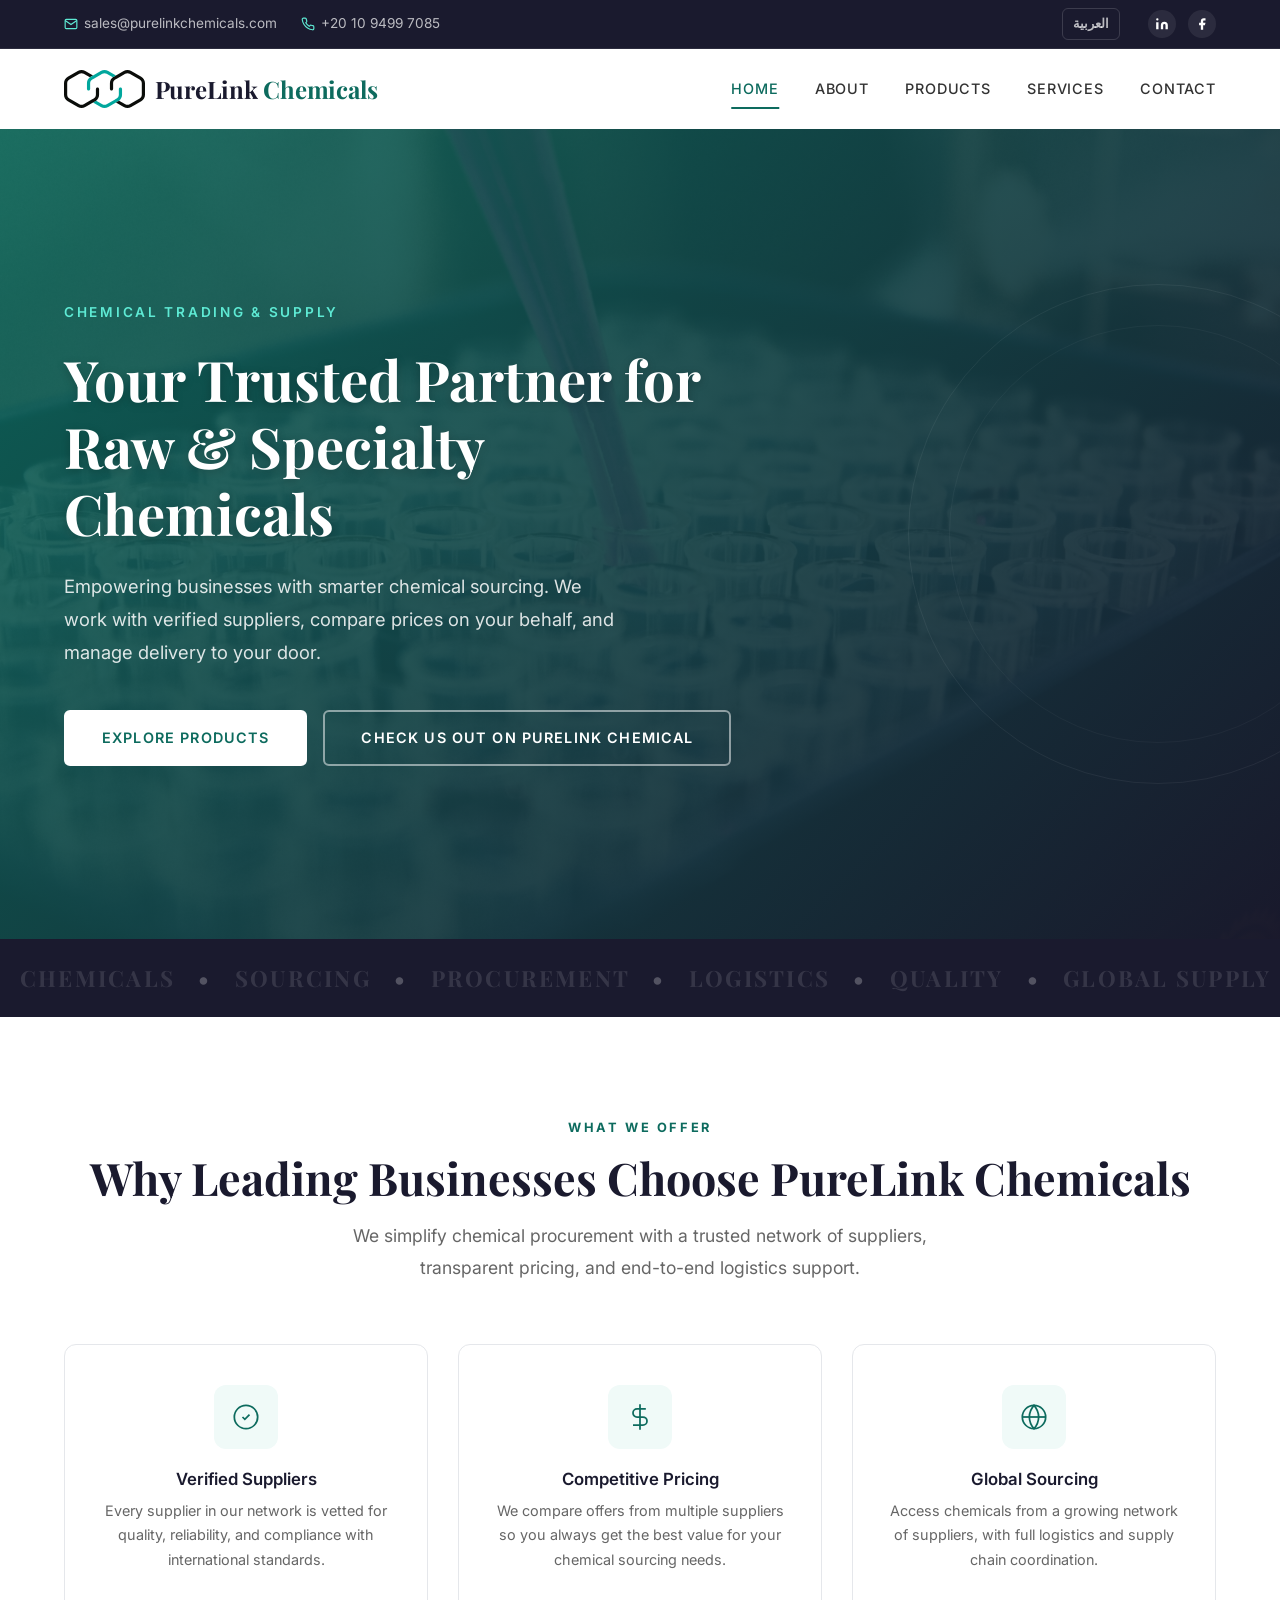
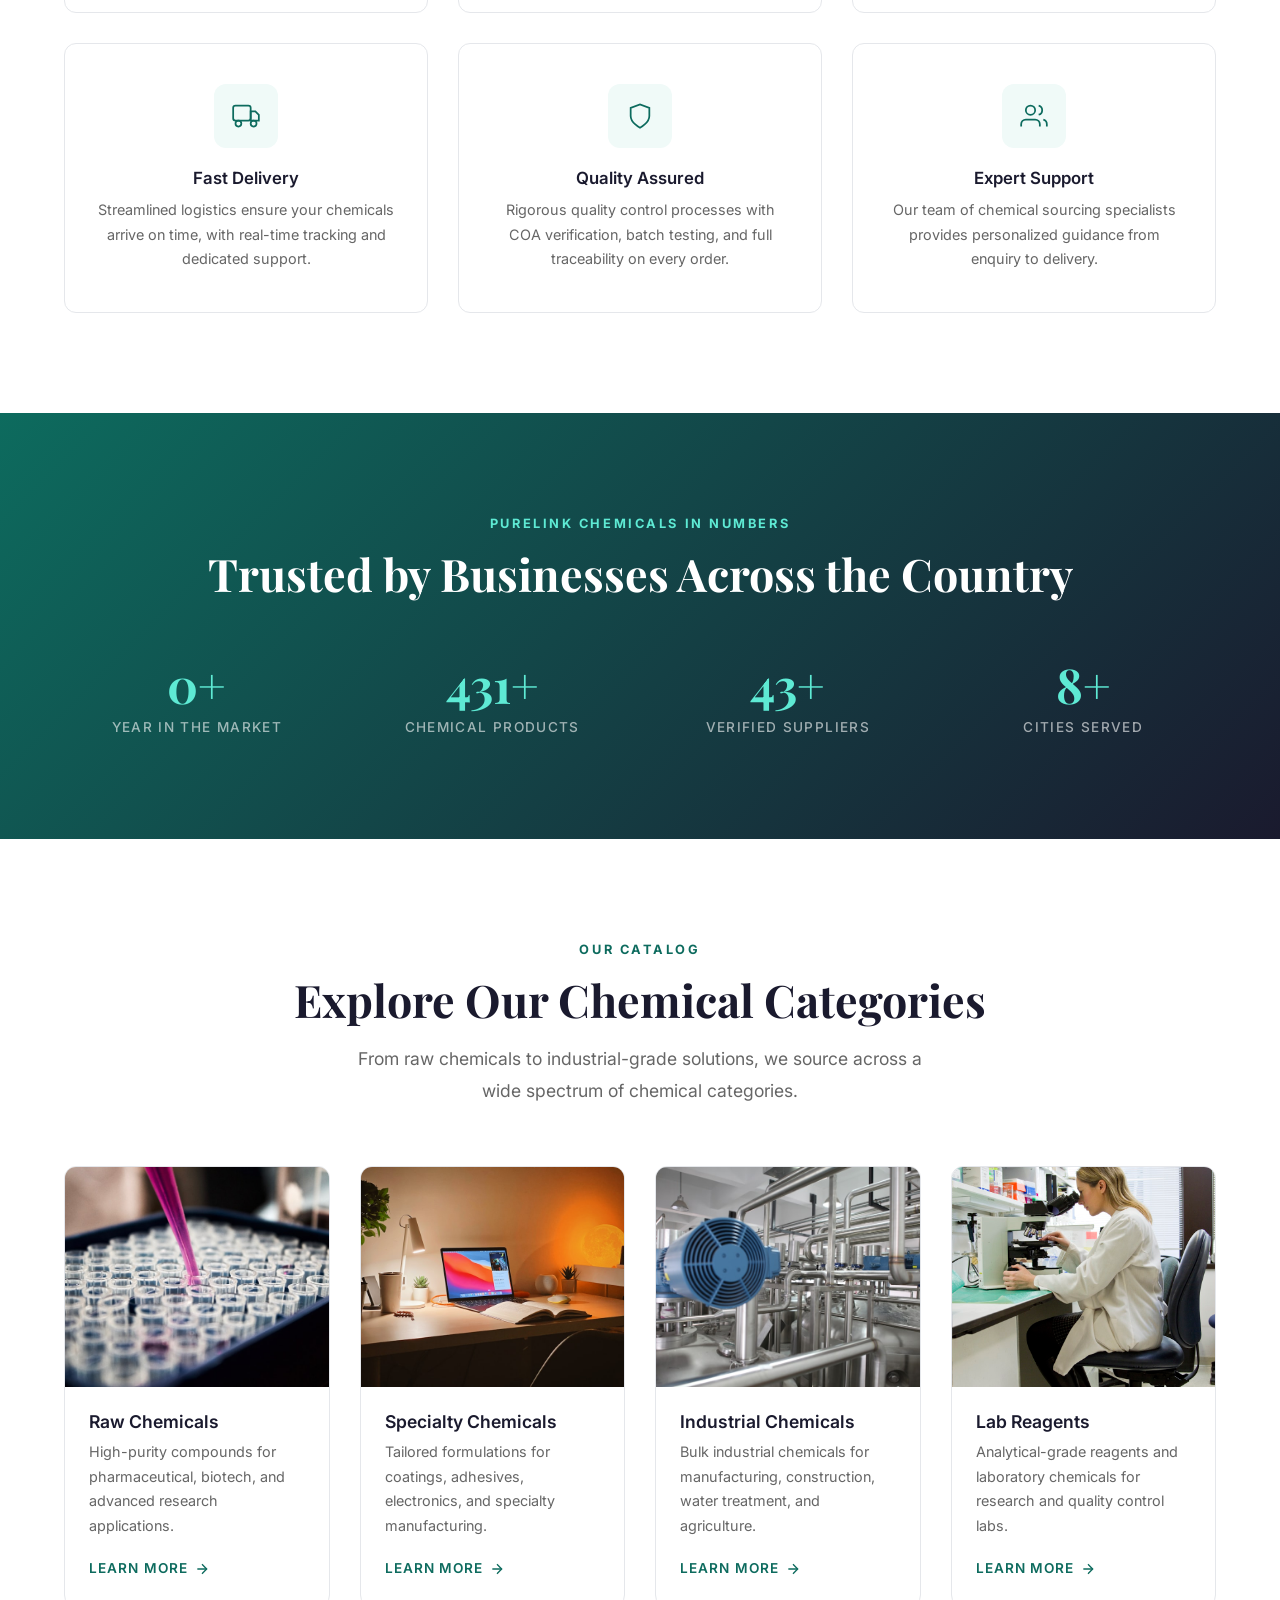
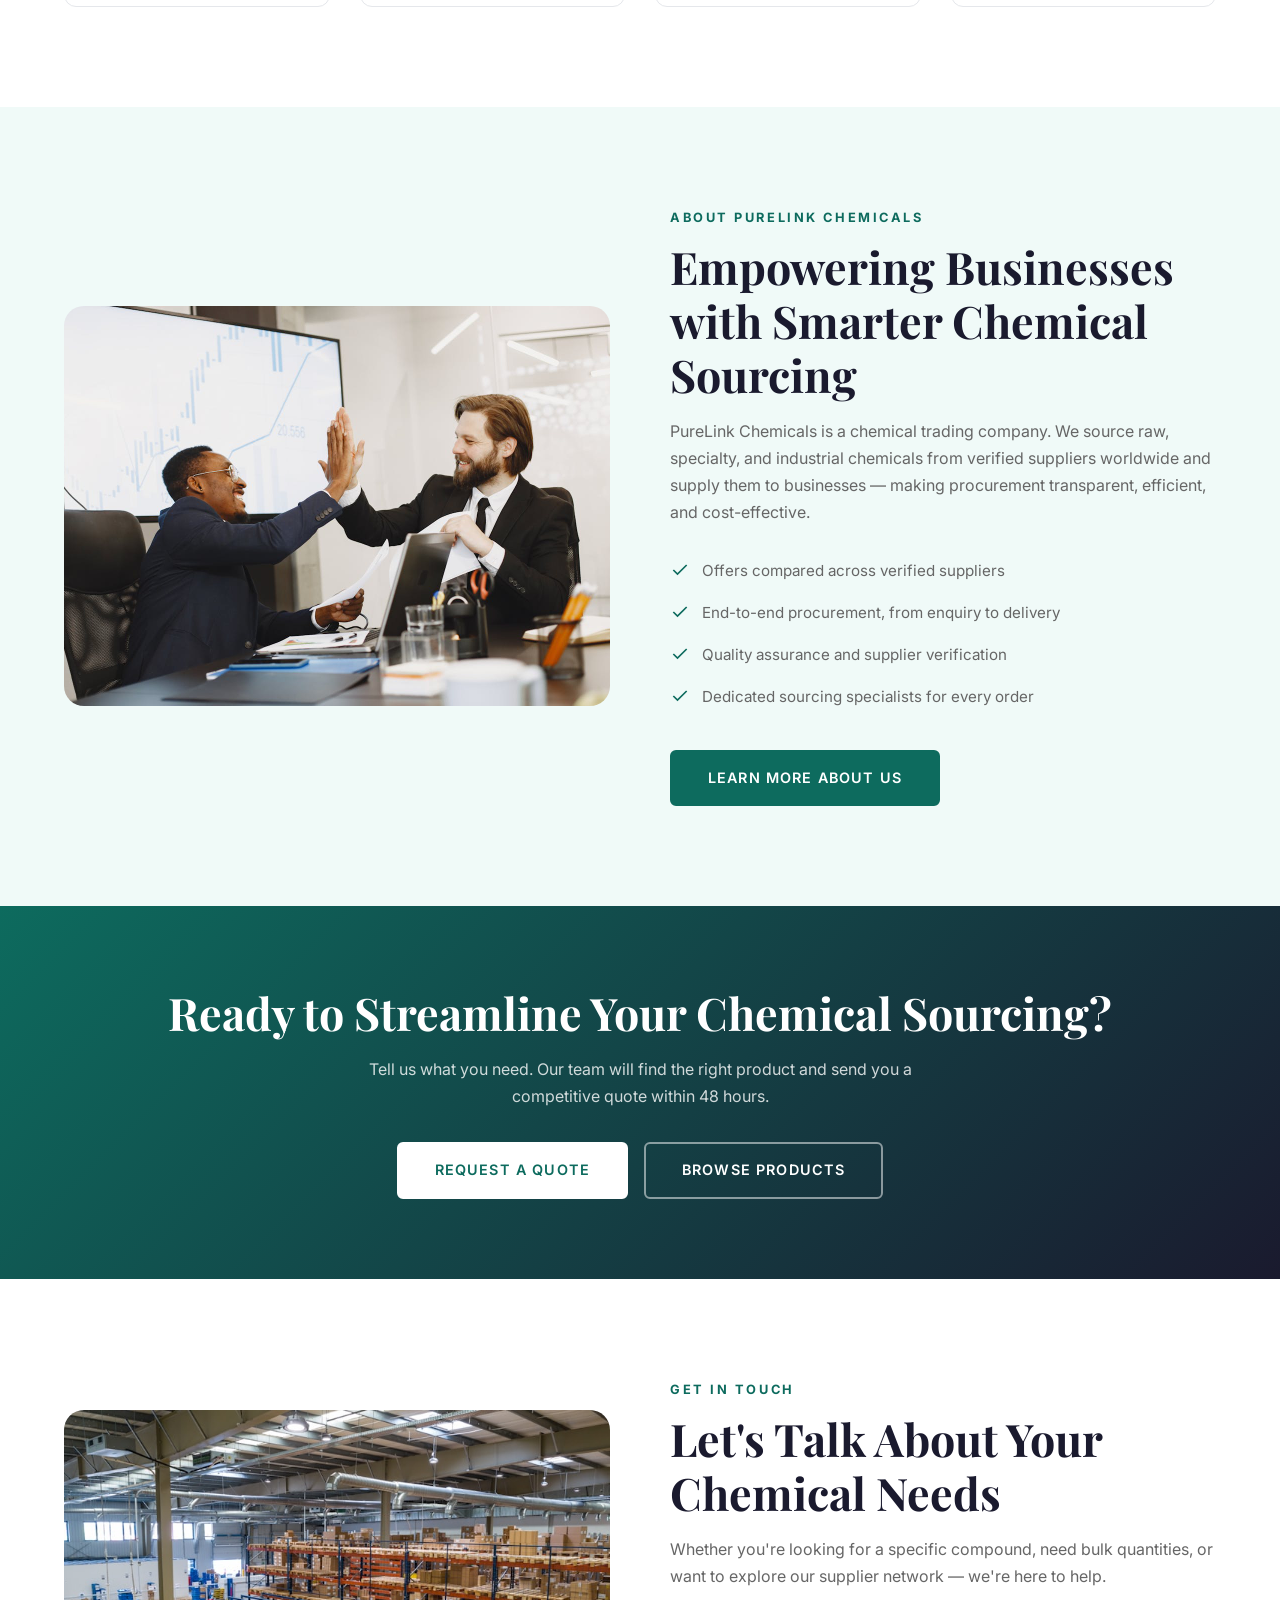
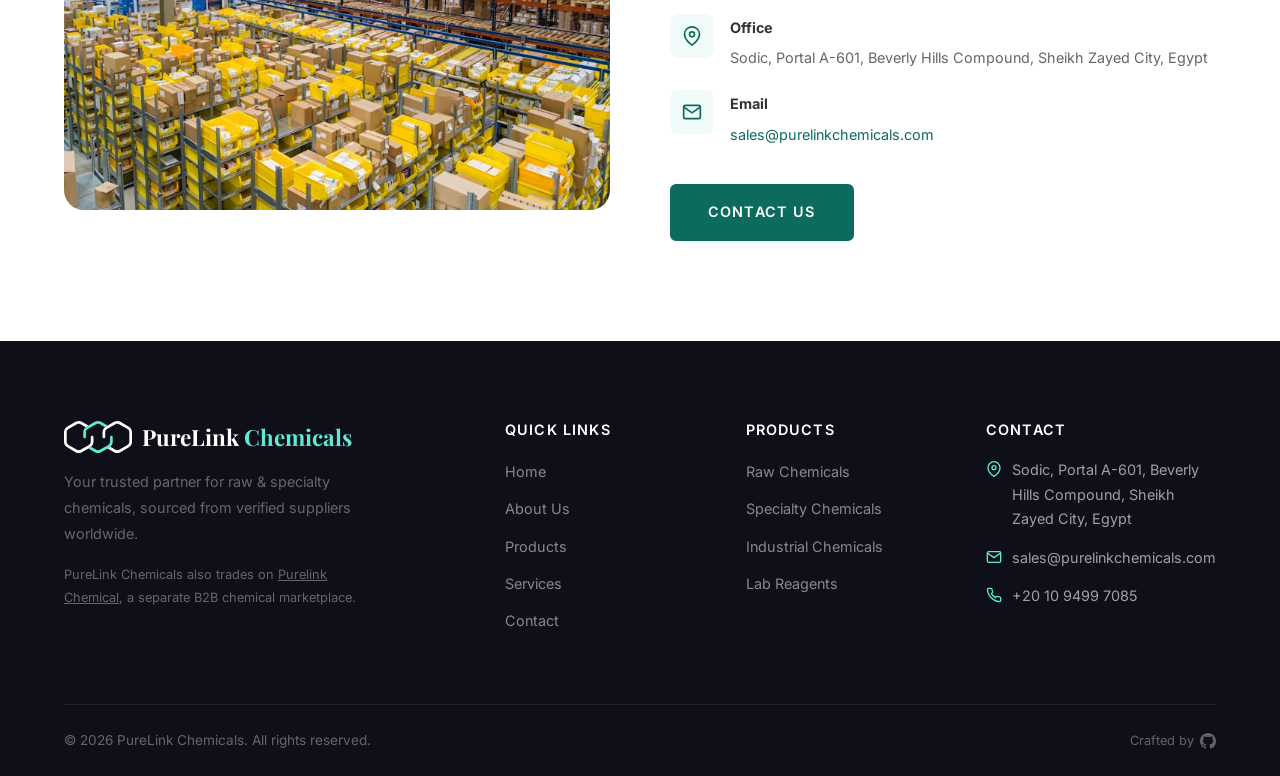
<file: index.html>
<!DOCTYPE html>
<html lang="en">
<head>
  <meta charset="UTF-8">
  <meta name="viewport" content="width=device-width, initial-scale=1.0">
  <meta name="description" content="PureLink Chemicals - Your trusted supplier of raw & specialty chemicals. Verified suppliers, competitive pricing, and global sourcing.">
  <meta name="keywords" content="chemicals, chemical trading, chemical supplier, raw chemicals, specialty chemicals, chemical sourcing, procurement">
  <title>PureLink Chemicals | Your Trusted Partner for Raw & Specialty Chemicals</title>

  <!-- Fonts -->
  <link rel="preconnect" href="https://fonts.googleapis.com">
  <link rel="preconnect" href="https://fonts.gstatic.com" crossorigin>
  <link href="https://fonts.googleapis.com/css2?family=Inter:wght@300;400;500;600;700&family=Playfair+Display:wght@400;700&display=swap" rel="stylesheet">

  <!-- Styles -->
  <link rel="stylesheet" href="css/style.css">

  <!-- Favicon -->
  <link rel="icon" type="image/svg+xml" href="images/logo.svg">
  <link rel="icon" type="image/png" href="images/favicon.png">

  <!-- Language alternates -->
  <link rel="alternate" hreflang="en" href="/">
  <link rel="alternate" hreflang="ar" href="/index-ar">
  <link rel="alternate" hreflang="x-default" href="/">
</head>
<body>

  <!-- Top Bar -->
  <div class="topbar">
    <div class="container flex flex--between">
      <div class="topbar__left">
        <div class="topbar__item">
          <svg viewBox="0 0 24 24" fill="none" stroke="currentColor" stroke-width="2"><path d="M4 4h16c1.1 0 2 .9 2 2v12c0 1.1-.9 2-2 2H4c-1.1 0-2-.9-2-2V6c0-1.1.9-2 2-2z"/><polyline points="22,6 12,13 2,6"/></svg>
          <a href="mailto:sales@purelinkchemicals.com">sales@purelinkchemicals.com</a>
        </div>
        <div class="topbar__item">
          <svg viewBox="0 0 24 24" fill="none" stroke="currentColor" stroke-width="2"><path d="M22 16.92v3a2 2 0 0 1-2.18 2 19.79 19.79 0 0 1-8.63-3.07 19.5 19.5 0 0 1-6-6 19.79 19.79 0 0 1-3.07-8.67A2 2 0 0 1 4.11 2h3a2 2 0 0 1 2 1.72c.127.96.361 1.903.7 2.81a2 2 0 0 1-.45 2.11L8.09 9.91a16 16 0 0 0 6 6l1.27-1.27a2 2 0 0 1 2.11-.45c.907.339 1.85.573 2.81.7A2 2 0 0 1 22 16.92z"/></svg>
          <a href="tel:+201094997085">+20 10 9499 7085</a>
        </div>
      </div>
      <div class="topbar__right">
        <a href="/index-ar" class="topbar__lang" hreflang="ar" lang="ar">العربية</a>
        <div class="topbar__social">
          <a href="#" aria-label="LinkedIn"><svg viewBox="0 0 24 24"><path d="M16 8a6 6 0 0 1 6 6v7h-4v-7a2 2 0 0 0-2-2 2 2 0 0 0-2 2v7h-4v-7a6 6 0 0 1 6-6z M2 9h4v12H2z M4 2a2 2 0 1 1 0 4 2 2 0 0 1 0-4z"/></svg></a>
          <a href="#" aria-label="Facebook"><svg viewBox="0 0 24 24"><path d="M18 2h-3a5 5 0 0 0-5 5v3H7v4h3v8h4v-8h3l1-4h-4V7a1 1 0 0 1 1-1h3z"/></svg></a>
        </div>
      </div>
    </div>
  </div>

  <!-- Header -->
  <header class="header">
    <div class="header__inner">
      <a href="/" class="header__logo">
        <img src="images/logo.svg" alt="PureLink Chemicals">
        <span class="header__logo-text">PureLink <span>Chemicals</span></span>
      </a>
      <nav class="nav" id="nav">
        <a href="/" class="nav__link nav__link--active">Home</a>
        <a href="/about" class="nav__link">About</a>
        <a href="/products" class="nav__link">Products</a>
        <a href="/services" class="nav__link">Services</a>
        <a href="/contact" class="nav__link">Contact</a>
      </nav>
      <button class="nav-toggle" aria-label="Toggle navigation">
        <span></span><span></span><span></span>
      </button>
    </div>
  </header>

  <!-- Hero Section -->
  <section class="hero">
    <div class="container">
      <div class="hero__content">
        <span class="hero__label">Chemical Trading & Supply</span>
        <h1 class="hero__title">Your Trusted Partner for Raw & Specialty Chemicals</h1>
        <p class="hero__text">Empowering businesses with smarter chemical sourcing. We work with verified suppliers, compare prices on your behalf, and manage delivery to your door.</p>
        <div class="hero__buttons">
          <a href="/products" class="btn btn--white">Explore Products</a>
          <a href="https://purelinkchemical.com/" class="btn btn--outline-white" target="_blank">Check us out on Purelink Chemical</a>
        </div>
      </div>
    </div>
    <div class="hero__decoration"></div>
  </section>

  <!-- Marquee -->
  <div class="marquee">
    <div class="marquee__inner">
      <span class="marquee__item">CHEMICALS <span>&bull;</span> SOURCING <span>&bull;</span> PROCUREMENT <span>&bull;</span> LOGISTICS <span>&bull;</span> QUALITY <span>&bull;</span> GLOBAL SUPPLY <span>&bull;</span> RAW CHEMICALS <span>&bull;</span> SPECIALTY <span>&bull;</span> INDUSTRIAL <span>&bull;</span></span>
      <span class="marquee__item">CHEMICALS <span>&bull;</span> SOURCING <span>&bull;</span> PROCUREMENT <span>&bull;</span> LOGISTICS <span>&bull;</span> QUALITY <span>&bull;</span> GLOBAL SUPPLY <span>&bull;</span> RAW CHEMICALS <span>&bull;</span> SPECIALTY <span>&bull;</span> INDUSTRIAL <span>&bull;</span></span>
      <span class="marquee__item">CHEMICALS <span>&bull;</span> SOURCING <span>&bull;</span> PROCUREMENT <span>&bull;</span> LOGISTICS <span>&bull;</span> QUALITY <span>&bull;</span> GLOBAL SUPPLY <span>&bull;</span> RAW CHEMICALS <span>&bull;</span> SPECIALTY <span>&bull;</span> INDUSTRIAL <span>&bull;</span></span>
      <span class="marquee__item">CHEMICALS <span>&bull;</span> SOURCING <span>&bull;</span> PROCUREMENT <span>&bull;</span> LOGISTICS <span>&bull;</span> QUALITY <span>&bull;</span> GLOBAL SUPPLY <span>&bull;</span> RAW CHEMICALS <span>&bull;</span> SPECIALTY <span>&bull;</span> INDUSTRIAL <span>&bull;</span></span>
    </div>
  </div>

  <!-- Services / Features Section -->
  <section class="section" id="features">
    <div class="container">
      <div class="text-center reveal">
        <span class="section-label">What We Offer</span>
        <h2 class="section-title">Why Leading Businesses Choose PureLink Chemicals</h2>
        <p class="section-subtitle centered">We simplify chemical procurement with a trusted network of suppliers, transparent pricing, and end-to-end logistics support.</p>
      </div>

      <div class="grid grid--3" style="margin-top: 60px;">
        <div class="feature-card reveal">
          <div class="feature-card__icon">
            <svg viewBox="0 0 24 24"><path d="M9 12l2 2 4-4"/><path d="M12 2a10 10 0 1 0 0 20 10 10 0 0 0 0-20z"/></svg>
          </div>
          <h3 class="feature-card__title">Verified Suppliers</h3>
          <p class="feature-card__text">Every supplier in our network is vetted for quality, reliability, and compliance with international standards.</p>
        </div>

        <div class="feature-card reveal">
          <div class="feature-card__icon">
            <svg viewBox="0 0 24 24"><line x1="12" y1="1" x2="12" y2="23"/><path d="M17 5H9.5a3.5 3.5 0 0 0 0 7h5a3.5 3.5 0 0 1 0 7H6"/></svg>
          </div>
          <h3 class="feature-card__title">Competitive Pricing</h3>
          <p class="feature-card__text">We compare offers from multiple suppliers so you always get the best value for your chemical sourcing needs.</p>
        </div>

        <div class="feature-card reveal">
          <div class="feature-card__icon">
            <svg viewBox="0 0 24 24"><circle cx="12" cy="12" r="10"/><line x1="2" y1="12" x2="22" y2="12"/><path d="M12 2a15.3 15.3 0 0 1 4 10 15.3 15.3 0 0 1-4 10 15.3 15.3 0 0 1-4-10 15.3 15.3 0 0 1 4-10z"/></svg>
          </div>
          <h3 class="feature-card__title">Global Sourcing</h3>
          <p class="feature-card__text">Access chemicals from a growing network of suppliers, with full logistics and supply chain coordination.</p>
        </div>

        <div class="feature-card reveal">
          <div class="feature-card__icon">
            <svg viewBox="0 0 24 24"><rect x="1" y="3" width="15" height="13" rx="2"/><polygon points="16 8 20 8 23 11 23 16 16 16 16 8"/><circle cx="5.5" cy="18.5" r="2.5"/><circle cx="18.5" cy="18.5" r="2.5"/></svg>
          </div>
          <h3 class="feature-card__title">Fast Delivery</h3>
          <p class="feature-card__text">Streamlined logistics ensure your chemicals arrive on time, with real-time tracking and dedicated support.</p>
        </div>

        <div class="feature-card reveal">
          <div class="feature-card__icon">
            <svg viewBox="0 0 24 24"><path d="M12 22s8-4 8-10V5l-8-3-8 3v7c0 6 8 10 8 10z"/></svg>
          </div>
          <h3 class="feature-card__title">Quality Assured</h3>
          <p class="feature-card__text">Rigorous quality control processes with COA verification, batch testing, and full traceability on every order.</p>
        </div>

        <div class="feature-card reveal">
          <div class="feature-card__icon">
            <svg viewBox="0 0 24 24"><path d="M17 21v-2a4 4 0 0 0-4-4H5a4 4 0 0 0-4 4v2"/><circle cx="9" cy="7" r="4"/><path d="M23 21v-2a4 4 0 0 0-3-3.87"/><path d="M16 3.13a4 4 0 0 1 0 7.75"/></svg>
          </div>
          <h3 class="feature-card__title">Expert Support</h3>
          <p class="feature-card__text">Our team of chemical sourcing specialists provides personalized guidance from enquiry to delivery.</p>
        </div>
      </div>
    </div>
  </section>

  <!-- Stats Section -->
  <section class="section section--gradient">
    <div class="container">
      <div class="text-center reveal" style="margin-bottom: 60px;">
        <span class="section-label" style="color: var(--accent);">PureLink Chemicals in Numbers</span>
        <h2 class="section-title" style="color: #fff;">Trusted by Businesses Across the Country</h2>
      </div>
      <div class="stats reveal">
        <div class="stat">
          <div class="stat__value" data-count="1" data-suffix="+">0</div>
          <div class="stat__label">Year in the Market</div>
        </div>
        <div class="stat">
          <div class="stat__value" data-count="500" data-suffix="+">0</div>
          <div class="stat__label">Chemical Products</div>
        </div>
        <div class="stat">
          <div class="stat__value" data-count="50" data-suffix="+">0</div>
          <div class="stat__label">Verified Suppliers</div>
        </div>
        <div class="stat">
          <div class="stat__value" data-count="10" data-suffix="+">0</div>
          <div class="stat__label">Cities Served</div>
        </div>
      </div>
    </div>
  </section>

  <!-- Product Categories Preview -->
  <section class="section" id="products-preview">
    <div class="container">
      <div class="text-center reveal">
        <span class="section-label">Our Catalog</span>
        <h2 class="section-title">Explore Our Chemical Categories</h2>
        <p class="section-subtitle centered">From raw chemicals to industrial-grade solutions, we source across a wide spectrum of chemical categories.</p>
      </div>

      <div class="grid grid--4" style="margin-top: 60px;">
        <div class="category-card reveal">
          <div class="category-card__image" style="background-image: url('images/fine-chemicals.jpg'); background-size: cover; background-position: center;">
          </div>
          <div class="category-card__body">
            <h3 class="category-card__title">Raw Chemicals</h3>
            <p class="category-card__text">High-purity compounds for pharmaceutical, biotech, and advanced research applications.</p>
            <a href="/products" class="category-card__link">Learn More <svg viewBox="0 0 24 24" stroke-width="2"><line x1="5" y1="12" x2="19" y2="12"/><polyline points="12 5 19 12 12 19"/></svg></a>
          </div>
        </div>

        <div class="category-card reveal">
          <div class="category-card__image" style="background-image: url('images/specialty-chemicals.jpg'); background-size: cover; background-position: center;">
          </div>
          <div class="category-card__body">
            <h3 class="category-card__title">Specialty Chemicals</h3>
            <p class="category-card__text">Tailored formulations for coatings, adhesives, electronics, and specialty manufacturing.</p>
            <a href="/products" class="category-card__link">Learn More <svg viewBox="0 0 24 24" stroke-width="2"><line x1="5" y1="12" x2="19" y2="12"/><polyline points="12 5 19 12 12 19"/></svg></a>
          </div>
        </div>

        <div class="category-card reveal">
          <div class="category-card__image" style="background-image: url('images/industrial-chemicals.jpg'); background-size: cover; background-position: center;">
          </div>
          <div class="category-card__body">
            <h3 class="category-card__title">Industrial Chemicals</h3>
            <p class="category-card__text">Bulk industrial chemicals for manufacturing, construction, water treatment, and agriculture.</p>
            <a href="/products" class="category-card__link">Learn More <svg viewBox="0 0 24 24" stroke-width="2"><line x1="5" y1="12" x2="19" y2="12"/><polyline points="12 5 19 12 12 19"/></svg></a>
          </div>
        </div>

        <div class="category-card reveal">
          <div class="category-card__image" style="background-image: url('images/lab-reagents.jpg'); background-size: cover; background-position: center;">
          </div>
          <div class="category-card__body">
            <h3 class="category-card__title">Lab Reagents</h3>
            <p class="category-card__text">Analytical-grade reagents and laboratory chemicals for research and quality control labs.</p>
            <a href="/products" class="category-card__link">Learn More <svg viewBox="0 0 24 24" stroke-width="2"><line x1="5" y1="12" x2="19" y2="12"/><polyline points="12 5 19 12 12 19"/></svg></a>
          </div>
        </div>
      </div>
    </div>
  </section>

  <!-- About Preview / Content Row -->
  <section class="section section--light">
    <div class="container">
      <div class="content-row">
        <div class="content-row__image reveal-left" style="background-image: url('images/about-team.jpg');">
        </div>
        <div class="content-row__body reveal-right">
          <span class="section-label">About PureLink Chemicals</span>
          <h2>Empowering Businesses with Smarter Chemical Sourcing</h2>
          <p>PureLink Chemicals is a chemical trading company. We source raw, specialty, and industrial chemicals from verified suppliers worldwide and supply them to businesses — making procurement transparent, efficient, and cost-effective.</p>
          <ul class="content-row__list">
            <li>
              <svg viewBox="0 0 24 24" stroke-width="2"><polyline points="20 6 9 17 4 12"/></svg>
              Offers compared across verified suppliers
            </li>
            <li>
              <svg viewBox="0 0 24 24" stroke-width="2"><polyline points="20 6 9 17 4 12"/></svg>
              End-to-end procurement, from enquiry to delivery
            </li>
            <li>
              <svg viewBox="0 0 24 24" stroke-width="2"><polyline points="20 6 9 17 4 12"/></svg>
              Quality assurance and supplier verification
            </li>
            <li>
              <svg viewBox="0 0 24 24" stroke-width="2"><polyline points="20 6 9 17 4 12"/></svg>
              Dedicated sourcing specialists for every order
            </li>
          </ul>
          <a href="/about" class="btn btn--primary">Learn More About Us</a>
        </div>
      </div>
    </div>
  </section>

  <!-- CTA Banner -->
  <section class="cta-banner">
    <div class="container reveal">
      <h2>Ready to Streamline Your Chemical Sourcing?</h2>
      <p>Tell us what you need. Our team will find the right product and send you a competitive quote within 48 hours.</p>
      <div style="display: flex; gap: 16px; justify-content: center; flex-wrap: wrap;">
        <a href="/contact" class="btn btn--white">Request a Quote</a>
        <a href="/products" class="btn btn--outline-white">Browse Products</a>
      </div>
    </div>
  </section>

  <!-- Contact Preview -->
  <section class="section">
    <div class="container">
      <div class="content-row content-row--reverse">
        <div class="content-row__body reveal-left">
          <span class="section-label">Get in Touch</span>
          <h2>Let's Talk About Your Chemical Needs</h2>
          <p>Whether you're looking for a specific compound, need bulk quantities, or want to explore our supplier network — we're here to help.</p>

          <div style="margin-top: 24px;">
            <div style="display: flex; gap: 16px; align-items: flex-start; margin-bottom: 20px;">
              <div style="width: 44px; height: 44px; background: var(--light-bg); border-radius: 8px; display: flex; align-items: center; justify-content: center; flex-shrink: 0;">
                <svg width="20" height="20" viewBox="0 0 24 24" fill="none" stroke="var(--primary)" stroke-width="2"><path d="M21 10c0 7-9 13-9 13s-9-6-9-13a9 9 0 0 1 18 0z"/><circle cx="12" cy="10" r="3"/></svg>
              </div>
              <div>
                <strong style="font-size: 0.9rem; color: var(--text);">Office</strong>
                <p style="margin: 4px 0 0; color: var(--text-light); font-size: 0.9rem;">Sodic, Portal A-601, Beverly Hills Compound, Sheikh Zayed City, Egypt</p>
              </div>
            </div>
            <div style="display: flex; gap: 16px; align-items: flex-start; margin-bottom: 20px;">
              <div style="width: 44px; height: 44px; background: var(--light-bg); border-radius: 8px; display: flex; align-items: center; justify-content: center; flex-shrink: 0;">
                <svg width="20" height="20" viewBox="0 0 24 24" fill="none" stroke="var(--primary)" stroke-width="2"><path d="M4 4h16c1.1 0 2 .9 2 2v12c0 1.1-.9 2-2 2H4c-1.1 0-2-.9-2-2V6c0-1.1.9-2 2-2z"/><polyline points="22,6 12,13 2,6"/></svg>
              </div>
              <div>
                <strong style="font-size: 0.9rem; color: var(--text);">Email</strong>
                <p style="margin: 4px 0 0;"><a href="mailto:sales@purelinkchemicals.com" style="color: var(--primary); font-size: 0.9rem;">sales@purelinkchemicals.com</a></p>
              </div>
            </div>
          </div>

          <a href="/contact" class="btn btn--primary" style="margin-top: 16px;">Contact Us</a>
        </div>
        <div class="content-row__image reveal-right" style="background-image: url('images/logistics.jpg');">
        </div>
      </div>
    </div>
  </section>

  <!-- Footer -->
  <footer class="footer">
    <div class="container">
      <div class="footer__grid">
        <div>
          <div class="footer__logo">
            <img src="images/logo-white.svg" alt="PureLink Chemicals">
            <div class="footer__logo-text">PureLink <span>Chemicals</span></div>
          </div>
          <p class="footer__brand-text">Your trusted partner for raw & specialty chemicals, sourced from verified suppliers worldwide.</p>
          <p class="footer__brand-text" style="margin-top: 12px; font-size: 0.8rem;">PureLink Chemicals also trades on <a href="https://purelinkchemical.com/" target="_blank" rel="noopener" style="color: inherit; text-decoration: underline;">Purelink Chemical</a>, a separate B2B chemical marketplace.</p>
        </div>
        <div>
          <h4 class="footer__title">Quick Links</h4>
          <ul class="footer__links">
            <li><a href="/">Home</a></li>
            <li><a href="/about">About Us</a></li>
            <li><a href="/products">Products</a></li>
            <li><a href="/services">Services</a></li>
            <li><a href="/contact">Contact</a></li>
          </ul>
        </div>
        <div>
          <h4 class="footer__title">Products</h4>
          <ul class="footer__links">
            <li><a href="/products">Raw Chemicals</a></li>
            <li><a href="/products">Specialty Chemicals</a></li>
            <li><a href="/products">Industrial Chemicals</a></li>
            <li><a href="/products">Lab Reagents</a></li>
          </ul>
        </div>
        <div>
          <h4 class="footer__title">Contact</h4>
          <div class="footer__contact-item">
            <svg viewBox="0 0 24 24" fill="none" stroke-width="2"><path d="M21 10c0 7-9 13-9 13s-9-6-9-13a9 9 0 0 1 18 0z"/><circle cx="12" cy="10" r="3"/></svg>
            <span>Sodic, Portal A-601, Beverly Hills Compound, Sheikh Zayed City, Egypt</span>
          </div>
          <div class="footer__contact-item">
            <svg viewBox="0 0 24 24" fill="none" stroke-width="2"><path d="M4 4h16c1.1 0 2 .9 2 2v12c0 1.1-.9 2-2 2H4c-1.1 0-2-.9-2-2V6c0-1.1.9-2 2-2z"/><polyline points="22,6 12,13 2,6"/></svg>
            <a href="mailto:sales@purelinkchemicals.com">sales@purelinkchemicals.com</a>
          </div>
          <div class="footer__contact-item">
            <svg viewBox="0 0 24 24" fill="none" stroke-width="2"><path d="M22 16.92v3a2 2 0 0 1-2.18 2 19.79 19.79 0 0 1-8.63-3.07 19.5 19.5 0 0 1-6-6 19.79 19.79 0 0 1-3.07-8.67A2 2 0 0 1 4.11 2h3a2 2 0 0 1 2 1.72c.127.96.361 1.903.7 2.81a2 2 0 0 1-.45 2.11L8.09 9.91a16 16 0 0 0 6 6l1.27-1.27a2 2 0 0 1 2.11-.45c.907.339 1.85.573 2.81.7A2 2 0 0 1 22 16.92z"/></svg>
            <a href="tel:+201094997085">+20 10 9499 7085</a>
          </div>
        </div>
      </div>
      <div class="footer__bottom">
        <p>&copy; 2026 PureLink Chemicals. All rights reserved.</p>
        <a href="https://github.com/ahmed0magdy" target="_blank" rel="noopener noreferrer" class="footer__credit-link">Crafted by <svg viewBox="0 0 24 24" fill="currentColor"><path d="M12 0C5.37 0 0 5.37 0 12c0 5.31 3.435 9.795 8.205 11.385.6.105.825-.255.825-.57 0-.285-.015-1.23-.015-2.235-3.015.555-3.795-.735-4.035-1.41-.135-.345-.72-1.41-1.23-1.695-.42-.225-1.02-.78-.015-.795.945-.015 1.62.87 1.845 1.23 1.08 1.815 2.805 1.305 3.495.99.105-.78.42-1.305.765-1.605-2.67-.3-5.46-1.335-5.46-5.925 0-1.305.465-2.385 1.23-3.225-.12-.3-.54-1.53.12-3.18 0 0 1.005-.315 3.3 1.23.96-.27 1.98-.405 3-.405s2.04.135 3 .405c2.295-1.56 3.3-1.23 3.3-1.23.66 1.65.24 2.88.12 3.18.765.84 1.23 1.905 1.23 3.225 0 4.605-2.805 5.625-5.475 5.925.435.375.81 1.095.81 2.22 0 1.605-.015 2.895-.015 3.3 0 .315.225.69.825.57A12.02 12.02 0 0 0 24 12c0-6.63-5.37-12-12-12z"/></svg></a>
      </div>
    </div>
  </footer>

  <!-- Back to Top -->
  <button class="back-to-top" aria-label="Back to top">
    <svg viewBox="0 0 24 24" stroke-width="2"><polyline points="18 15 12 9 6 15"/></svg>
  </button>

  <!-- Scripts -->
  <script src="js/main.js"></script>
  <script src="js/support-chat.js" defer></script>
</body>
</html>
</file>
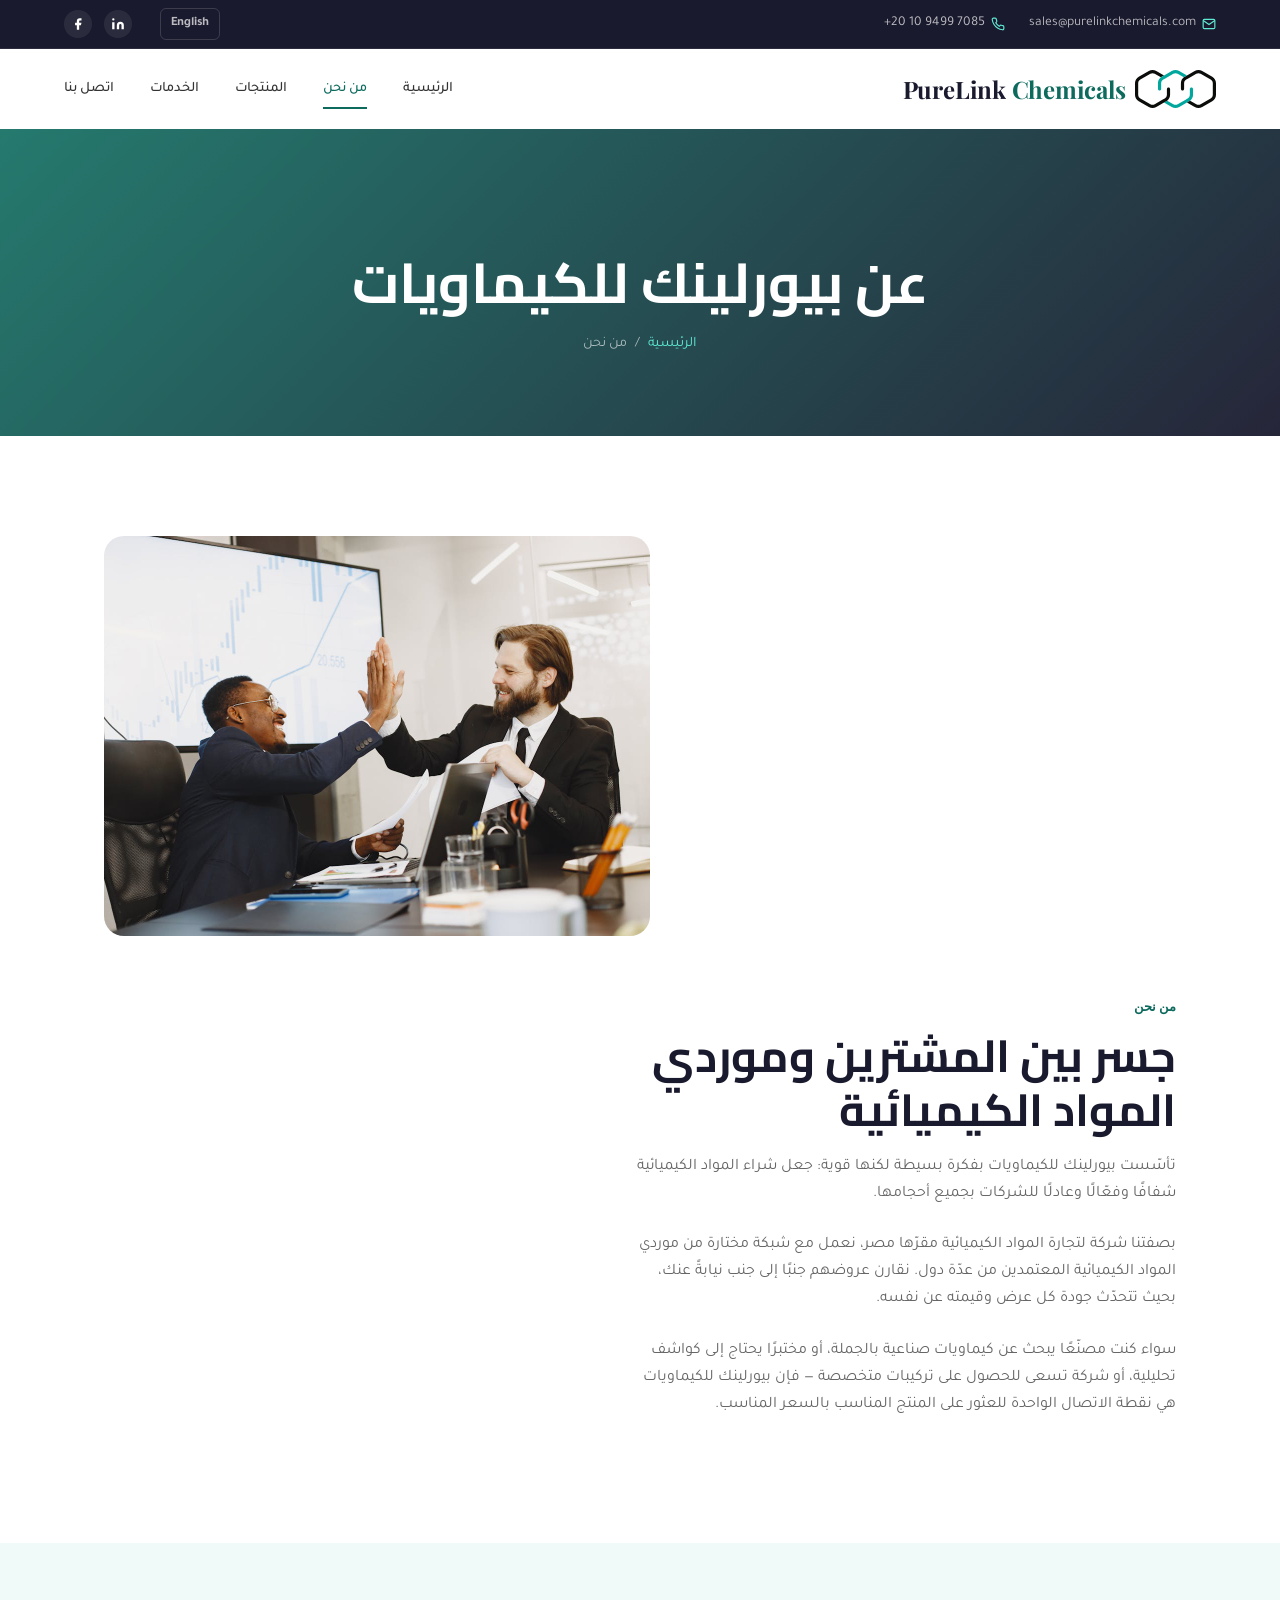
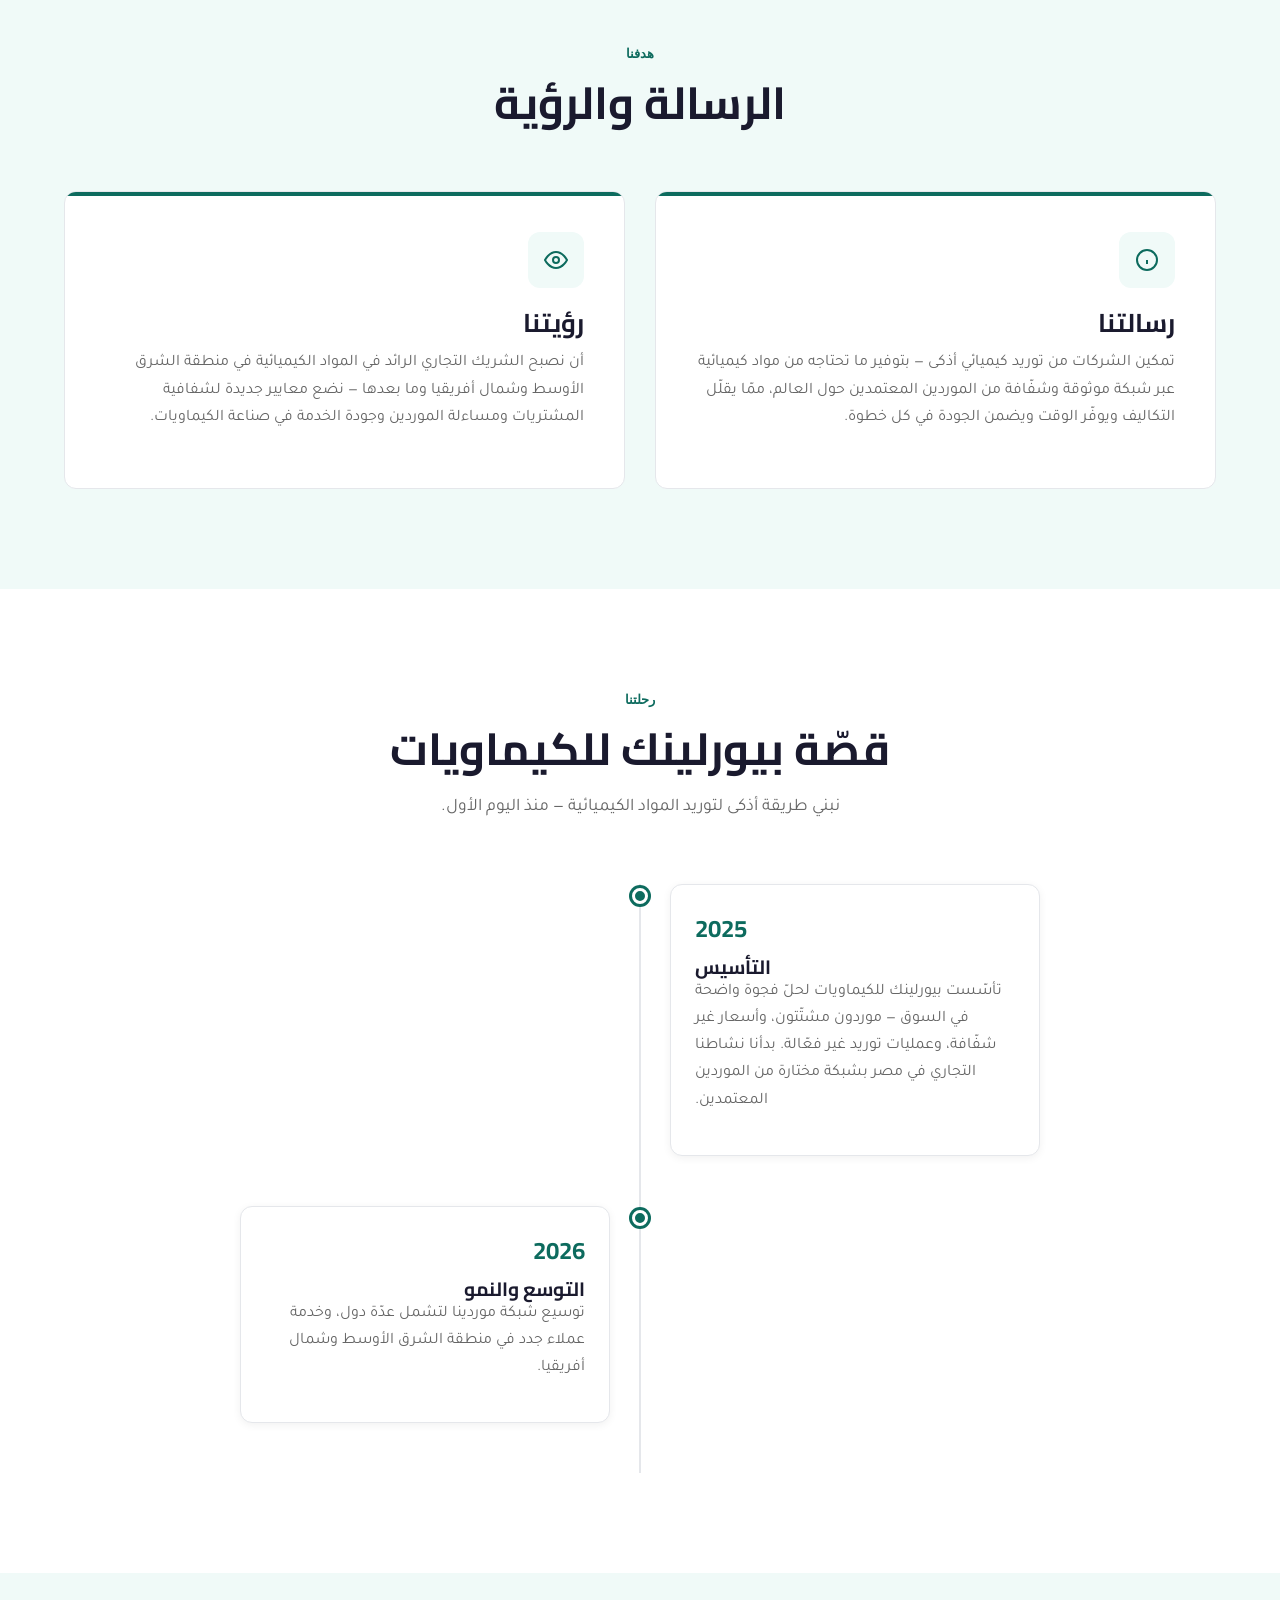
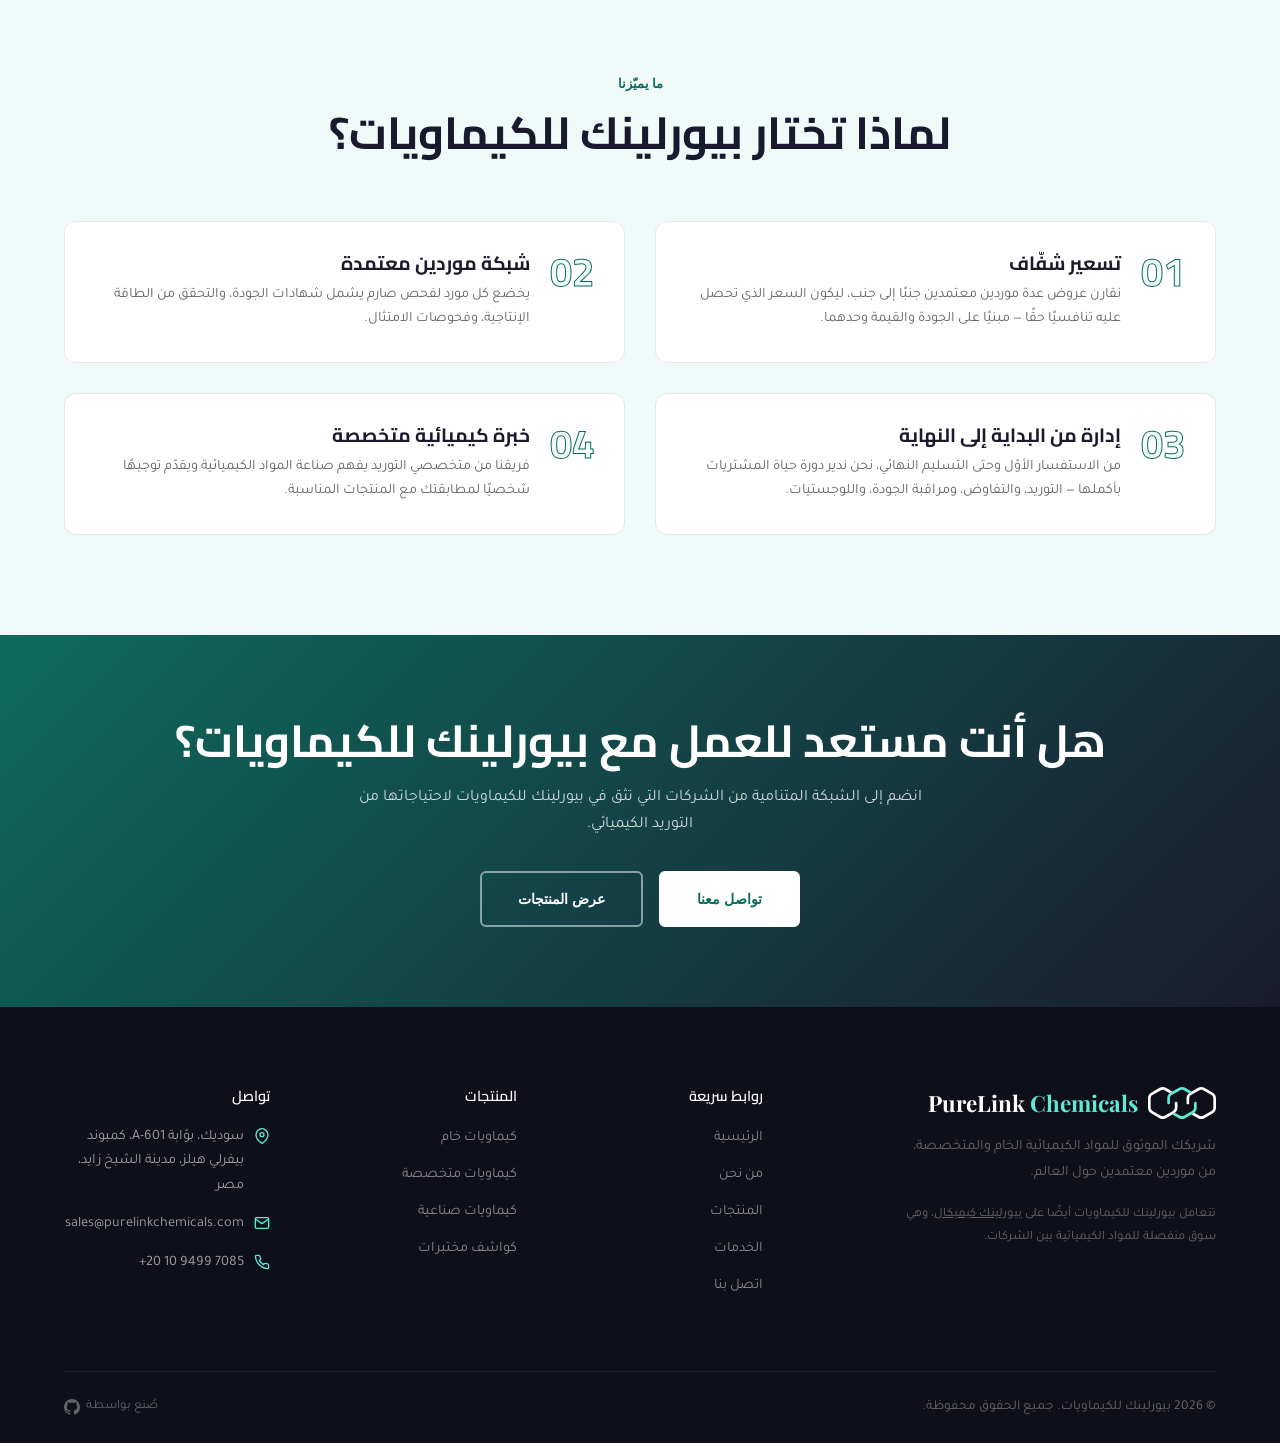
<file: about-ar.html>
<!DOCTYPE html>
<html lang="ar" dir="rtl">
<head>
  <meta charset="UTF-8">
  <meta name="viewport" content="width=device-width, initial-scale=1.0">
  <meta name="description" content="عن بيورلينك للكيماويات - تعرّف على مهمّتنا ورؤيتنا ورحلتنا كشركة لتجارة المواد الكيميائية.">
  <title>من نحن | بيورلينك للكيماويات</title>
  <link rel="preconnect" href="https://fonts.googleapis.com">
  <link rel="preconnect" href="https://fonts.gstatic.com" crossorigin>
  <link href="https://fonts.googleapis.com/css2?family=Inter:wght@300;400;500;600;700&family=Playfair+Display:wght@400;700&display=swap" rel="stylesheet">
  <link href="https://fonts.googleapis.com/css2?family=Cairo:wght@400;600;700&family=Tajawal:wght@300;400;500;700&display=swap" rel="stylesheet">
  <link rel="stylesheet" href="css/style.css">
  <link rel="icon" type="image/svg+xml" href="images/logo.svg">
  <link rel="icon" type="image/png" href="images/favicon.png">
  <link rel="alternate" hreflang="en" href="/about">
  <link rel="alternate" hreflang="ar" href="/about-ar">
  <link rel="alternate" hreflang="x-default" href="/about">
</head>
<body>

  <!-- Top Bar -->
  <div class="topbar">
    <div class="container flex flex--between">
      <div class="topbar__left">
        <div class="topbar__item">
          <svg viewBox="0 0 24 24" fill="none" stroke="currentColor" stroke-width="2"><path d="M4 4h16c1.1 0 2 .9 2 2v12c0 1.1-.9 2-2 2H4c-1.1 0-2-.9-2-2V6c0-1.1.9-2 2-2z"/><polyline points="22,6 12,13 2,6"/></svg>
          <a href="mailto:sales@purelinkchemicals.com">sales@purelinkchemicals.com</a>
        </div>
        <div class="topbar__item">
          <svg viewBox="0 0 24 24" fill="none" stroke="currentColor" stroke-width="2"><path d="M22 16.92v3a2 2 0 0 1-2.18 2 19.79 19.79 0 0 1-8.63-3.07 19.5 19.5 0 0 1-6-6 19.79 19.79 0 0 1-3.07-8.67A2 2 0 0 1 4.11 2h3a2 2 0 0 1 2 1.72c.127.96.361 1.903.7 2.81a2 2 0 0 1-.45 2.11L8.09 9.91a16 16 0 0 0 6 6l1.27-1.27a2 2 0 0 1 2.11-.45c.907.339 1.85.573 2.81.7A2 2 0 0 1 22 16.92z"/></svg>
          <a href="tel:+201094997085" dir="ltr">+20 10 9499 7085</a>
        </div>
      </div>
      <div class="topbar__right">
        <a href="/about" class="topbar__lang" hreflang="en" lang="en">English</a>
        <div class="topbar__social">
          <a href="#" aria-label="LinkedIn"><svg viewBox="0 0 24 24"><path d="M16 8a6 6 0 0 1 6 6v7h-4v-7a2 2 0 0 0-2-2 2 2 0 0 0-2 2v7h-4v-7a6 6 0 0 1 6-6z M2 9h4v12H2z M4 2a2 2 0 1 1 0 4 2 2 0 0 1 0-4z"/></svg></a>
          <a href="#" aria-label="Facebook"><svg viewBox="0 0 24 24"><path d="M18 2h-3a5 5 0 0 0-5 5v3H7v4h3v8h4v-8h3l1-4h-4V7a1 1 0 0 1 1-1h3z"/></svg></a>
        </div>
      </div>
    </div>
  </div>

  <!-- Header -->
  <header class="header">
    <div class="header__inner">
      <a href="/index-ar" class="header__logo">
        <img src="images/logo.svg" alt="PureLink Chemicals">
        <span class="header__logo-text">PureLink <span>Chemicals</span></span>
      </a>
      <nav class="nav" id="nav">
        <a href="/index-ar" class="nav__link">الرئيسية</a>
        <a href="/about-ar" class="nav__link nav__link--active">من نحن</a>
        <a href="/products-ar" class="nav__link">المنتجات</a>
        <a href="/services-ar" class="nav__link">الخدمات</a>
        <a href="/contact-ar" class="nav__link">اتصل بنا</a>
      </nav>
      <button class="nav-toggle" aria-label="تبديل التنقل">
        <span></span><span></span><span></span>
      </button>
    </div>
  </header>

  <!-- Page Hero -->
  <section class="page-hero">
    <div class="container">
      <h1 class="page-hero__title">عن بيورلينك للكيماويات</h1>
      <div class="page-hero__breadcrumb">
        <a href="/index-ar">الرئيسية</a>
        <span>/</span>
        <span>من نحن</span>
      </div>
    </div>
  </section>

  <!-- Who We Are -->
  <section class="section">
    <div class="container">
      <div class="content-row">
        <div class="content-row__image reveal-left" style="background-image: url('images/about-team.jpg');">
        </div>
        <div class="content-row__body reveal-right">
          <span class="section-label">من نحن</span>
          <h2>جسر بين المشترين وموردي المواد الكيميائية</h2>
          <p>تأسّست بيورلينك للكيماويات بفكرة بسيطة لكنها قوية: جعل شراء المواد الكيميائية شفافًا وفعّالًا وعادلًا للشركات بجميع أحجامها.</p>
          <p>بصفتنا شركة لتجارة المواد الكيميائية مقرّها مصر، نعمل مع شبكة مختارة من موردي المواد الكيميائية المعتمدين من عدّة دول. نقارن عروضهم جنبًا إلى جنب نيابةً عنك، بحيث تتحدّث جودة كل عرض وقيمته عن نفسه.</p>
          <p>سواء كنت مصنّعًا يبحث عن كيماويات صناعية بالجملة، أو مختبرًا يحتاج إلى كواشف تحليلية، أو شركة تسعى للحصول على تركيبات متخصصة — فإن بيورلينك للكيماويات هي نقطة الاتصال الواحدة للعثور على المنتج المناسب بالسعر المناسب.</p>
        </div>
      </div>
    </div>
  </section>

  <!-- Mission & Vision -->
  <section class="section section--light">
    <div class="container">
      <div class="text-center reveal" style="margin-bottom: 60px;">
        <span class="section-label">هدفنا</span>
        <h2 class="section-title">الرسالة والرؤية</h2>
      </div>
      <div class="grid grid--2">
        <div class="mv-card reveal">
          <div class="mv-card__icon">
            <svg viewBox="0 0 24 24" fill="none" stroke-width="2"><circle cx="12" cy="12" r="10"/><path d="M12 16v-4"/><path d="M12 8h.01"/></svg>
          </div>
          <h3>رسالتنا</h3>
          <p>تمكين الشركات من توريد كيميائي أذكى — بتوفير ما تحتاجه من مواد كيميائية عبر شبكة موثوقة وشفّافة من الموردين المعتمدين حول العالم، ممّا يقلّل التكاليف ويوفّر الوقت ويضمن الجودة في كل خطوة.</p>
        </div>
        <div class="mv-card reveal">
          <div class="mv-card__icon">
            <svg viewBox="0 0 24 24" fill="none" stroke-width="2"><path d="M1 12s4-8 11-8 11 8 11 8-4 8-11 8-11-8-11-8z"/><circle cx="12" cy="12" r="3"/></svg>
          </div>
          <h3>رؤيتنا</h3>
          <p>أن نصبح الشريك التجاري الرائد في المواد الكيميائية في منطقة الشرق الأوسط وشمال أفريقيا وما بعدها — نضع معايير جديدة لشفافية المشتريات ومساءلة الموردين وجودة الخدمة في صناعة الكيماويات.</p>
        </div>
      </div>
    </div>
  </section>

  <!-- Timeline / Our Journey -->
  <section class="section">
    <div class="container">
      <div class="text-center reveal" style="margin-bottom: 60px;">
        <span class="section-label">رحلتنا</span>
        <h2 class="section-title">قصّة بيورلينك للكيماويات</h2>
        <p class="section-subtitle centered">نبني طريقة أذكى لتوريد المواد الكيميائية — منذ اليوم الأول.</p>
      </div>

      <div class="timeline">
        <div class="timeline__item reveal">
          <div class="timeline__dot"></div>
          <div class="timeline__content">
            <div class="timeline__year">2025</div>
            <h4>التأسيس</h4>
            <p>تأسّست بيورلينك للكيماويات لحلّ فجوة واضحة في السوق — موردون مشتّتون، وأسعار غير شفّافة، وعمليات توريد غير فعّالة. بدأنا نشاطنا التجاري في مصر بشبكة مختارة من الموردين المعتمدين.</p>
          </div>
        </div>


        <div class="timeline__item reveal">
          <div class="timeline__dot"></div>
          <div class="timeline__content">
            <div class="timeline__year">2026</div>
            <h4>التوسع والنمو</h4>
            <p>توسيع شبكة موردينا لتشمل عدّة دول، وخدمة عملاء جدد في منطقة الشرق الأوسط وشمال أفريقيا.</p>
          </div>
        </div>
      </div>
    </div>
  </section>

  <!-- Why Choose Us -->
  <section class="section section--light">
    <div class="container">
      <div class="text-center reveal" style="margin-bottom: 60px;">
        <span class="section-label">ما يميّزنا</span>
        <h2 class="section-title">لماذا تختار بيورلينك للكيماويات؟</h2>
      </div>

      <div class="grid grid--2">
        <div class="why-card reveal">
          <div class="why-card__number">01</div>
          <div>
            <h4>تسعير شفّاف</h4>
            <p>نقارن عروض عدة موردين معتمدين جنبًا إلى جنب، ليكون السعر الذي تحصل عليه تنافسيًا حقًا — مبنيًا على الجودة والقيمة وحدهما.</p>
          </div>
        </div>
        <div class="why-card reveal">
          <div class="why-card__number">02</div>
          <div>
            <h4>شبكة موردين معتمدة</h4>
            <p>يخضع كل مورد لفحص صارم يشمل شهادات الجودة، والتحقق من الطاقة الإنتاجية، وفحوصات الامتثال.</p>
          </div>
        </div>
        <div class="why-card reveal">
          <div class="why-card__number">03</div>
          <div>
            <h4>إدارة من البداية إلى النهاية</h4>
            <p>من الاستفسار الأوّل وحتى التسليم النهائي، نحن ندير دورة حياة المشتريات بأكملها — التوريد، والتفاوض، ومراقبة الجودة، واللوجستيات.</p>
          </div>
        </div>
        <div class="why-card reveal">
          <div class="why-card__number">04</div>
          <div>
            <h4>خبرة كيميائية متخصصة</h4>
            <p>فريقنا من متخصصي التوريد يفهم صناعة المواد الكيميائية ويقدّم توجيهًا شخصيًا لمطابقتك مع المنتجات المناسبة.</p>
          </div>
        </div>
      </div>
    </div>
  </section>

  <!-- CTA -->
  <section class="cta-banner">
    <div class="container reveal">
      <h2>هل أنت مستعد للعمل مع بيورلينك للكيماويات؟</h2>
      <p>انضم إلى الشبكة المتنامية من الشركات التي تثق في بيورلينك للكيماويات لاحتياجاتها من التوريد الكيميائي.</p>
      <div style="display: flex; gap: 16px; justify-content: center; flex-wrap: wrap;">
        <a href="/contact-ar" class="btn btn--white">تواصل معنا</a>
        <a href="/products-ar" class="btn btn--outline-white">عرض المنتجات</a>
      </div>
    </div>
  </section>

  <!-- Footer -->
  <footer class="footer">
    <div class="container">
      <div class="footer__grid">
        <div>
          <div class="footer__logo">
            <img src="images/logo-white.svg" alt="PureLink Chemicals">
            <div class="footer__logo-text">PureLink <span>Chemicals</span></div>
          </div>
          <p class="footer__brand-text">شريكك الموثوق للمواد الكيميائية الخام والمتخصصة، من موردين معتمدين حول العالم.</p>
          <p class="footer__brand-text" style="margin-top: 12px; font-size: 0.8rem;">تتعامل بيورلينك للكيماويات أيضًا على <a href="https://purelinkchemical.com/" target="_blank" rel="noopener" style="color: inherit; text-decoration: underline;">بيورلينك كيميكال</a>، وهي سوق منفصلة للمواد الكيميائية بين الشركات.</p>
        </div>
        <div>
          <h4 class="footer__title">روابط سريعة</h4>
          <ul class="footer__links">
            <li><a href="/index-ar">الرئيسية</a></li>
            <li><a href="/about-ar">من نحن</a></li>
            <li><a href="/products-ar">المنتجات</a></li>
            <li><a href="/services-ar">الخدمات</a></li>
            <li><a href="/contact-ar">اتصل بنا</a></li>
          </ul>
        </div>
        <div>
          <h4 class="footer__title">المنتجات</h4>
          <ul class="footer__links">
            <li><a href="/products-ar">كيماويات خام</a></li>
            <li><a href="/products-ar">كيماويات متخصصة</a></li>
            <li><a href="/products-ar">كيماويات صناعية</a></li>
            <li><a href="/products-ar">كواشف مختبرات</a></li>
          </ul>
        </div>
        <div>
          <h4 class="footer__title">تواصل</h4>
          <div class="footer__contact-item">
            <svg viewBox="0 0 24 24" fill="none" stroke-width="2"><path d="M21 10c0 7-9 13-9 13s-9-6-9-13a9 9 0 0 1 18 0z"/><circle cx="12" cy="10" r="3"/></svg>
            <span>سوديك، بوّابة A-601، كمبوند بيفرلي هيلز، مدينة الشيخ زايد، مصر</span>
          </div>
          <div class="footer__contact-item">
            <svg viewBox="0 0 24 24" fill="none" stroke-width="2"><path d="M4 4h16c1.1 0 2 .9 2 2v12c0 1.1-.9 2-2 2H4c-1.1 0-2-.9-2-2V6c0-1.1.9-2 2-2z"/><polyline points="22,6 12,13 2,6"/></svg>
            <a href="mailto:sales@purelinkchemicals.com">sales@purelinkchemicals.com</a>
          </div>
          <div class="footer__contact-item">
            <svg viewBox="0 0 24 24" fill="none" stroke-width="2"><path d="M22 16.92v3a2 2 0 0 1-2.18 2 19.79 19.79 0 0 1-8.63-3.07 19.5 19.5 0 0 1-6-6 19.79 19.79 0 0 1-3.07-8.67A2 2 0 0 1 4.11 2h3a2 2 0 0 1 2 1.72c.127.96.361 1.903.7 2.81a2 2 0 0 1-.45 2.11L8.09 9.91a16 16 0 0 0 6 6l1.27-1.27a2 2 0 0 1 2.11-.45c.907.339 1.85.573 2.81.7A2 2 0 0 1 22 16.92z"/></svg>
            <a href="tel:+201094997085" dir="ltr">+20 10 9499 7085</a>
          </div>
        </div>
      </div>
      <div class="footer__bottom">
        <p>&copy; 2026 بيورلينك للكيماويات. جميع الحقوق محفوظة.</p>
        <a href="https://github.com/ahmed0magdy" target="_blank" rel="noopener noreferrer" class="footer__credit-link">صُنع بواسطة <svg viewBox="0 0 24 24" fill="currentColor"><path d="M12 0C5.37 0 0 5.37 0 12c0 5.31 3.435 9.795 8.205 11.385.6.105.825-.255.825-.57 0-.285-.015-1.23-.015-2.235-3.015.555-3.795-.735-4.035-1.41-.135-.345-.72-1.41-1.23-1.695-.42-.225-1.02-.78-.015-.795.945-.015 1.62.87 1.845 1.23 1.08 1.815 2.805 1.305 3.495.99.105-.78.42-1.305.765-1.605-2.67-.3-5.46-1.335-5.46-5.925 0-1.305.465-2.385 1.23-3.225-.12-.3-.54-1.53.12-3.18 0 0 1.005-.315 3.3 1.23.96-.27 1.98-.405 3-.405s2.04.135 3 .405c2.295-1.56 3.3-1.23 3.3-1.23.66 1.65.24 2.88.12 3.18.765.84 1.23 1.905 1.23 3.225 0 4.605-2.805 5.625-5.475 5.925.435.375.81 1.095.81 2.22 0 1.605-.015 2.895-.015 3.3 0 .315.225.69.825.57A12.02 12.02 0 0 0 24 12c0-6.63-5.37-12-12-12z"/></svg></a>
      </div>
    </div>
  </footer>

  <button class="back-to-top" aria-label="العودة إلى الأعلى">
    <svg viewBox="0 0 24 24" stroke-width="2"><polyline points="18 15 12 9 6 15"/></svg>
  </button>

  <script src="js/main.js"></script>
  <script src="js/support-chat.js" defer></script>
</body>
</html>
</file>
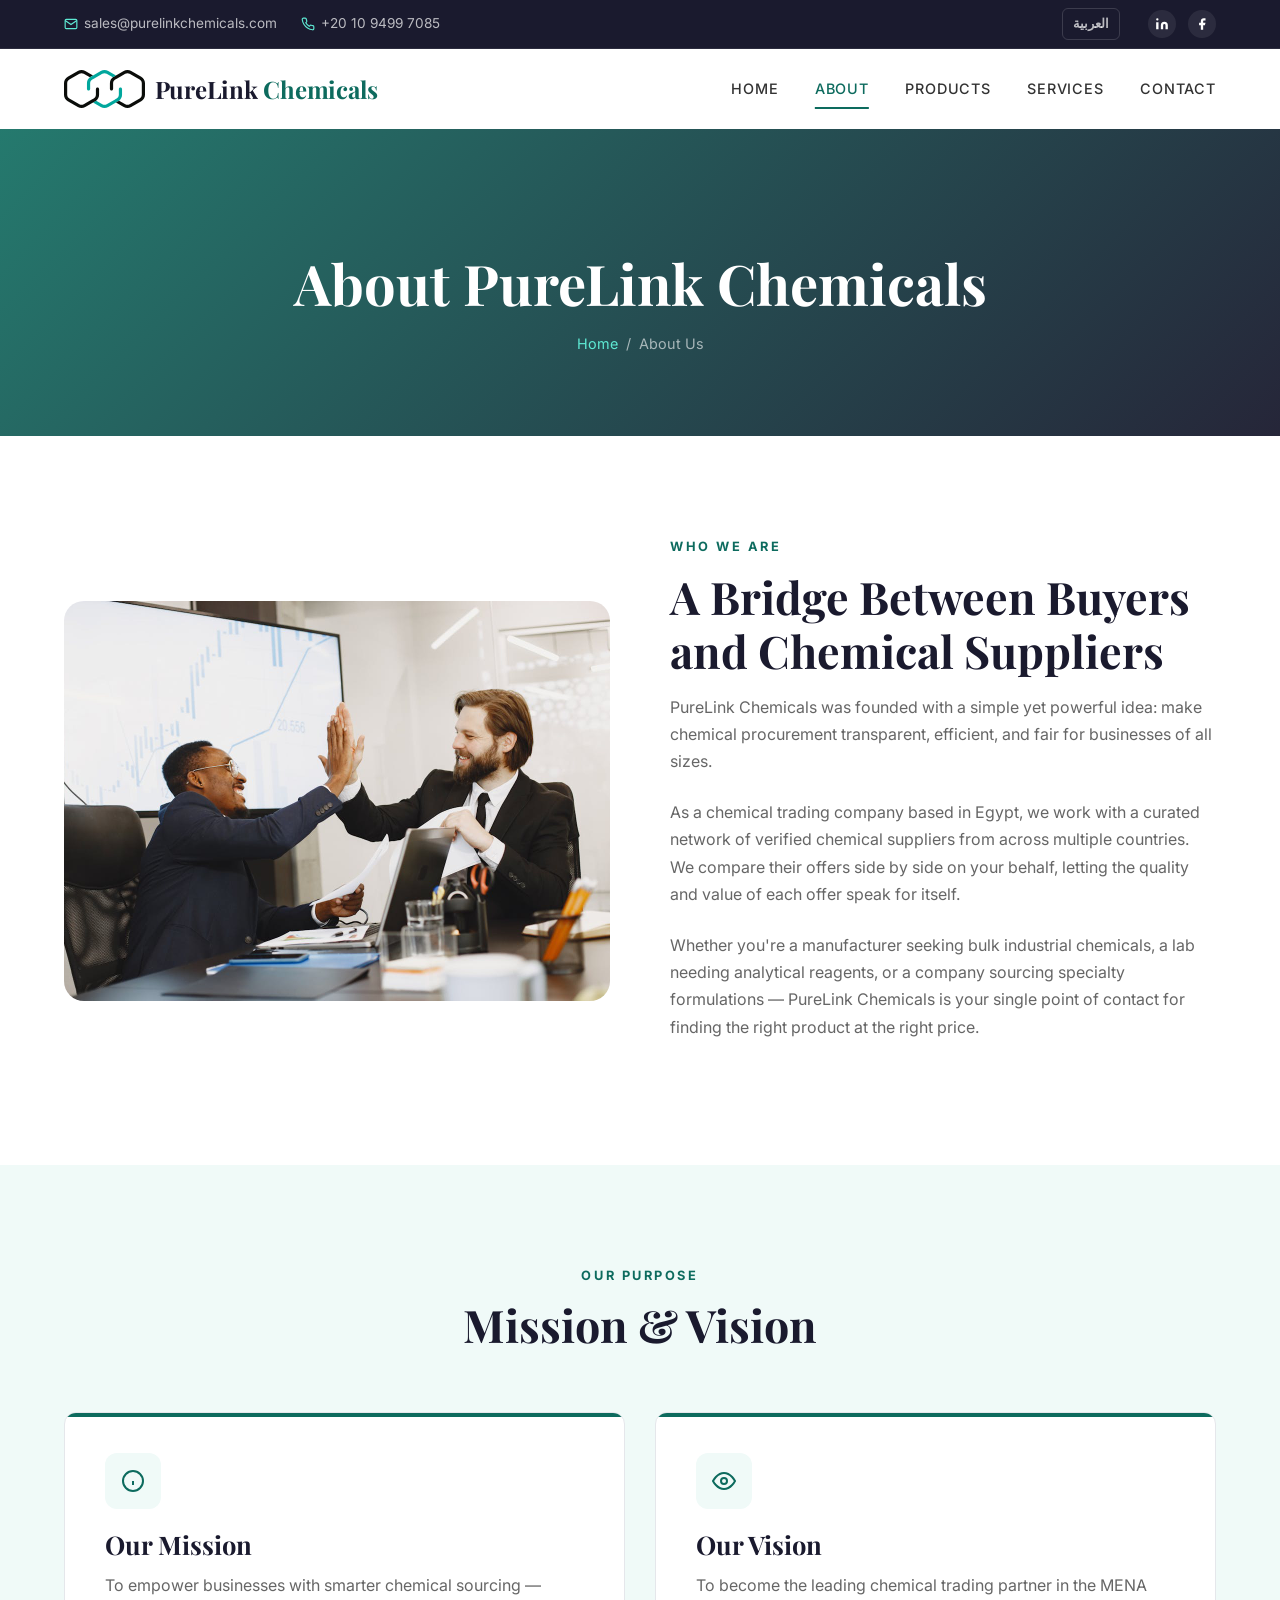
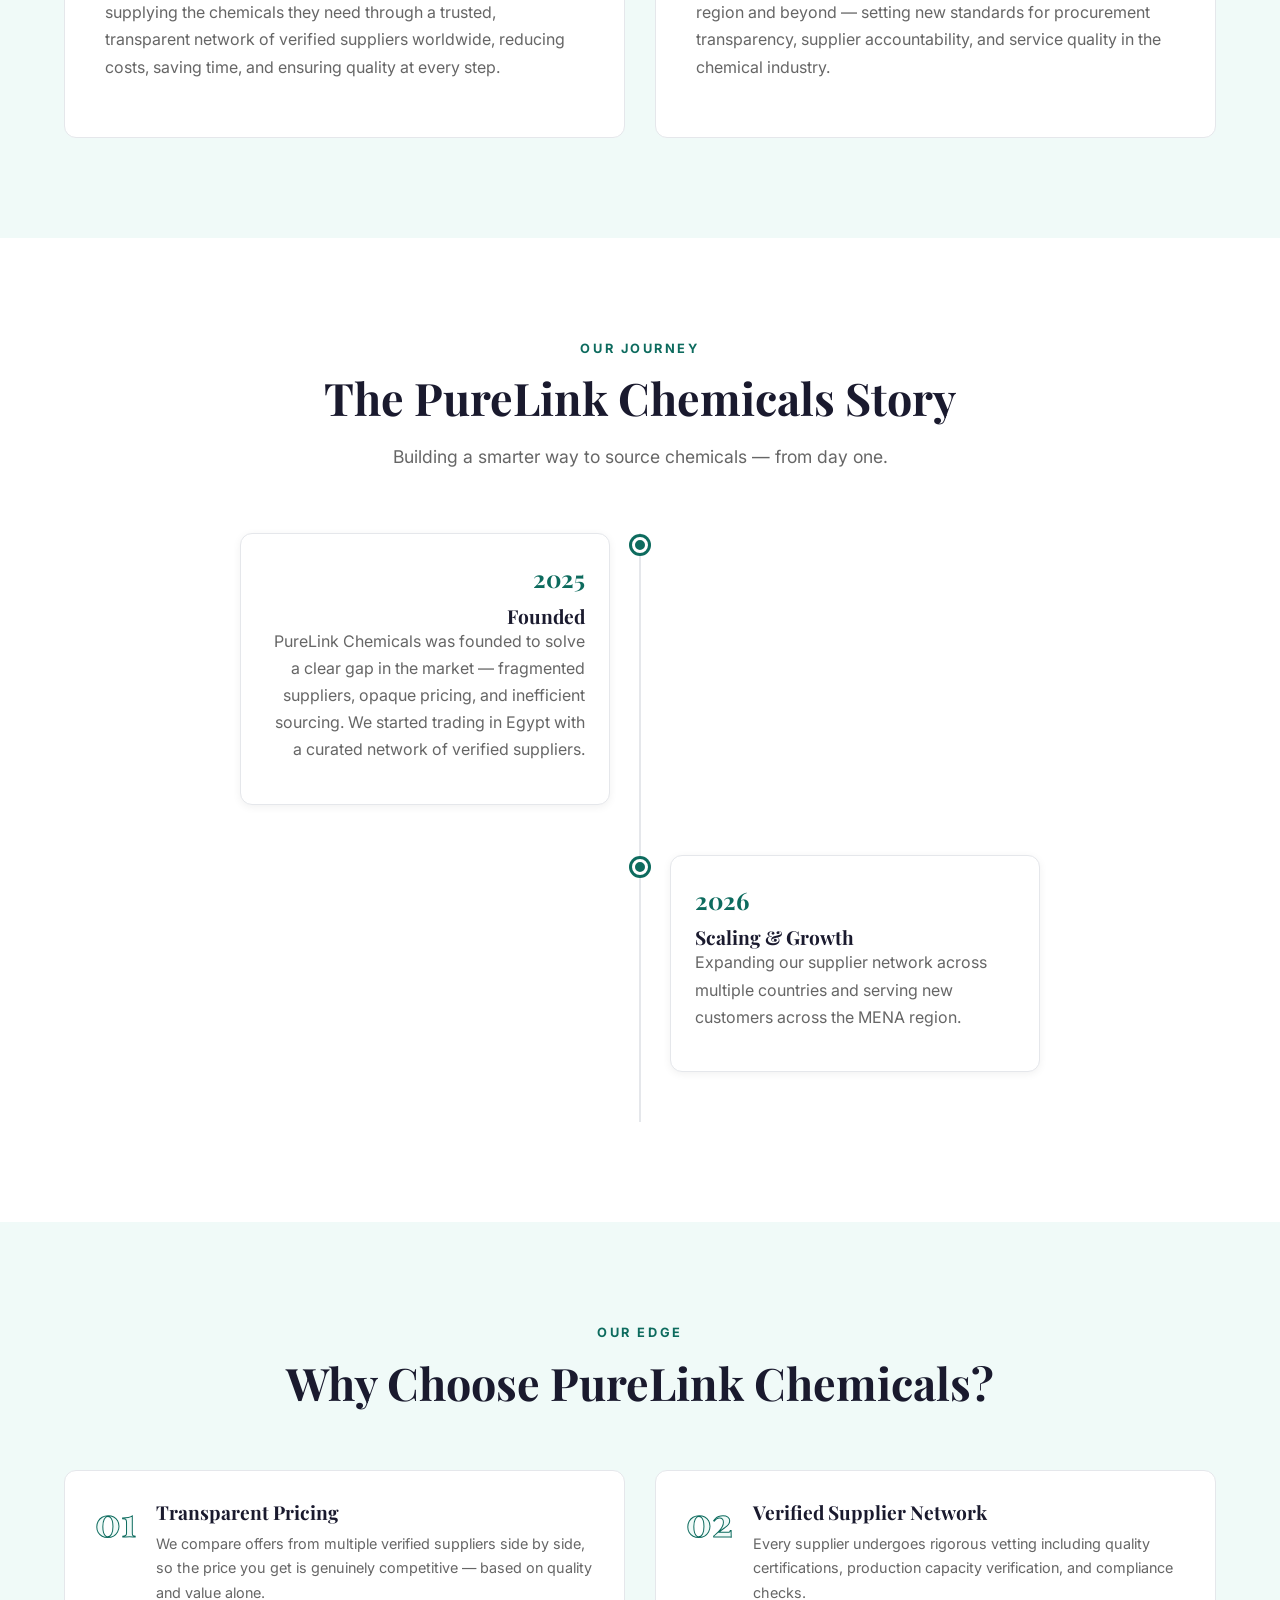
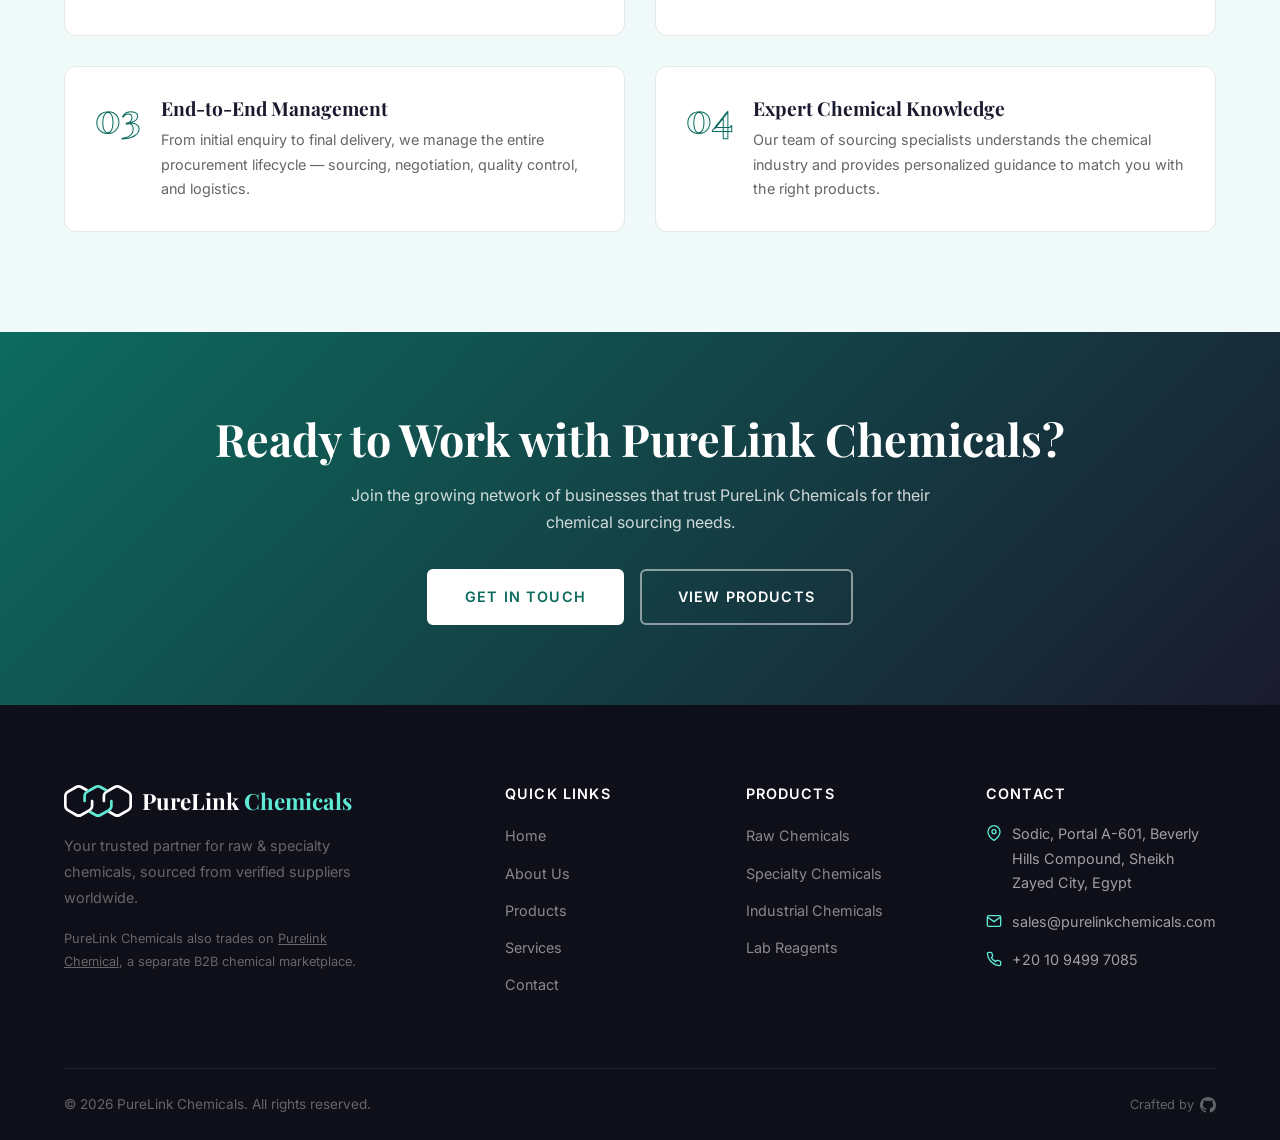
<file: about.html>
<!DOCTYPE html>
<html lang="en">
<head>
  <meta charset="UTF-8">
  <meta name="viewport" content="width=device-width, initial-scale=1.0">
  <meta name="description" content="About PureLink Chemicals - Learn about our mission, vision, and journey as a chemical trading company.">
  <title>About Us | PureLink Chemicals</title>
  <link rel="preconnect" href="https://fonts.googleapis.com">
  <link rel="preconnect" href="https://fonts.gstatic.com" crossorigin>
  <link href="https://fonts.googleapis.com/css2?family=Inter:wght@300;400;500;600;700&family=Playfair+Display:wght@400;700&display=swap" rel="stylesheet">
  <link rel="stylesheet" href="css/style.css">
  <link rel="icon" type="image/svg+xml" href="images/logo.svg">
  <link rel="icon" type="image/png" href="images/favicon.png">
  <link rel="alternate" hreflang="en" href="/about">
  <link rel="alternate" hreflang="ar" href="/about-ar">
  <link rel="alternate" hreflang="x-default" href="/about">
</head>
<body>

  <!-- Top Bar -->
  <div class="topbar">
    <div class="container flex flex--between">
      <div class="topbar__left">
        <div class="topbar__item">
          <svg viewBox="0 0 24 24" fill="none" stroke="currentColor" stroke-width="2"><path d="M4 4h16c1.1 0 2 .9 2 2v12c0 1.1-.9 2-2 2H4c-1.1 0-2-.9-2-2V6c0-1.1.9-2 2-2z"/><polyline points="22,6 12,13 2,6"/></svg>
          <a href="mailto:sales@purelinkchemicals.com">sales@purelinkchemicals.com</a>
        </div>
        <div class="topbar__item">
          <svg viewBox="0 0 24 24" fill="none" stroke="currentColor" stroke-width="2"><path d="M22 16.92v3a2 2 0 0 1-2.18 2 19.79 19.79 0 0 1-8.63-3.07 19.5 19.5 0 0 1-6-6 19.79 19.79 0 0 1-3.07-8.67A2 2 0 0 1 4.11 2h3a2 2 0 0 1 2 1.72c.127.96.361 1.903.7 2.81a2 2 0 0 1-.45 2.11L8.09 9.91a16 16 0 0 0 6 6l1.27-1.27a2 2 0 0 1 2.11-.45c.907.339 1.85.573 2.81.7A2 2 0 0 1 22 16.92z"/></svg>
          <a href="tel:+201094997085">+20 10 9499 7085</a>
        </div>
      </div>
      <div class="topbar__right">
        <a href="/about-ar" class="topbar__lang" hreflang="ar" lang="ar">العربية</a>
        <div class="topbar__social">
          <a href="#" aria-label="LinkedIn"><svg viewBox="0 0 24 24"><path d="M16 8a6 6 0 0 1 6 6v7h-4v-7a2 2 0 0 0-2-2 2 2 0 0 0-2 2v7h-4v-7a6 6 0 0 1 6-6z M2 9h4v12H2z M4 2a2 2 0 1 1 0 4 2 2 0 0 1 0-4z"/></svg></a>
          <a href="#" aria-label="Facebook"><svg viewBox="0 0 24 24"><path d="M18 2h-3a5 5 0 0 0-5 5v3H7v4h3v8h4v-8h3l1-4h-4V7a1 1 0 0 1 1-1h3z"/></svg></a>
        </div>
      </div>
    </div>
  </div>

  <!-- Header -->
  <header class="header">
    <div class="header__inner">
      <a href="/" class="header__logo">
        <img src="images/logo.svg" alt="PureLink Chemicals">
        <span class="header__logo-text">PureLink <span>Chemicals</span></span>
      </a>
      <nav class="nav" id="nav">
        <a href="/" class="nav__link">Home</a>
        <a href="/about" class="nav__link nav__link--active">About</a>
        <a href="/products" class="nav__link">Products</a>
        <a href="/services" class="nav__link">Services</a>
        <a href="/contact" class="nav__link">Contact</a>
      </nav>
      <button class="nav-toggle" aria-label="Toggle navigation">
        <span></span><span></span><span></span>
      </button>
    </div>
  </header>

  <!-- Page Hero -->
  <section class="page-hero">
    <div class="container">
      <h1 class="page-hero__title">About PureLink Chemicals</h1>
      <div class="page-hero__breadcrumb">
        <a href="/">Home</a>
        <span>/</span>
        <span>About Us</span>
      </div>
    </div>
  </section>

  <!-- Who We Are -->
  <section class="section">
    <div class="container">
      <div class="content-row">
        <div class="content-row__image reveal-left" style="background-image: url('images/about-team.jpg');">
        </div>
        <div class="content-row__body reveal-right">
          <span class="section-label">Who We Are</span>
          <h2>A Bridge Between Buyers and Chemical Suppliers</h2>
          <p>PureLink Chemicals was founded with a simple yet powerful idea: make chemical procurement transparent, efficient, and fair for businesses of all sizes.</p>
          <p>As a chemical trading company based in Egypt, we work with a curated network of verified chemical suppliers from across multiple countries. We compare their offers side by side on your behalf, letting the quality and value of each offer speak for itself.</p>
          <p>Whether you're a manufacturer seeking bulk industrial chemicals, a lab needing analytical reagents, or a company sourcing specialty formulations — PureLink Chemicals is your single point of contact for finding the right product at the right price.</p>
        </div>
      </div>
    </div>
  </section>

  <!-- Mission & Vision -->
  <section class="section section--light">
    <div class="container">
      <div class="text-center reveal" style="margin-bottom: 60px;">
        <span class="section-label">Our Purpose</span>
        <h2 class="section-title">Mission & Vision</h2>
      </div>
      <div class="grid grid--2">
        <div class="mv-card reveal">
          <div class="mv-card__icon">
            <svg viewBox="0 0 24 24" fill="none" stroke-width="2"><circle cx="12" cy="12" r="10"/><path d="M12 16v-4"/><path d="M12 8h.01"/></svg>
          </div>
          <h3>Our Mission</h3>
          <p>To empower businesses with smarter chemical sourcing — supplying the chemicals they need through a trusted, transparent network of verified suppliers worldwide, reducing costs, saving time, and ensuring quality at every step.</p>
        </div>
        <div class="mv-card reveal">
          <div class="mv-card__icon">
            <svg viewBox="0 0 24 24" fill="none" stroke-width="2"><path d="M1 12s4-8 11-8 11 8 11 8-4 8-11 8-11-8-11-8z"/><circle cx="12" cy="12" r="3"/></svg>
          </div>
          <h3>Our Vision</h3>
          <p>To become the leading chemical trading partner in the MENA region and beyond — setting new standards for procurement transparency, supplier accountability, and service quality in the chemical industry.</p>
        </div>
      </div>
    </div>
  </section>

  <!-- Timeline / Our Journey -->
  <section class="section">
    <div class="container">
      <div class="text-center reveal" style="margin-bottom: 60px;">
        <span class="section-label">Our Journey</span>
        <h2 class="section-title">The PureLink Chemicals Story</h2>
        <p class="section-subtitle centered">Building a smarter way to source chemicals — from day one.</p>
      </div>

      <div class="timeline">
        <div class="timeline__item reveal">
          <div class="timeline__dot"></div>
          <div class="timeline__content">
            <div class="timeline__year">2025</div>
            <h4>Founded</h4>
            <p>PureLink Chemicals was founded to solve a clear gap in the market — fragmented suppliers, opaque pricing, and inefficient sourcing. We started trading in Egypt with a curated network of verified suppliers.</p>
          </div>
        </div>


        <div class="timeline__item reveal">
          <div class="timeline__dot"></div>
          <div class="timeline__content">
            <div class="timeline__year">2026</div>
            <h4>Scaling & Growth</h4>
            <p>Expanding our supplier network across multiple countries and serving new customers across the MENA region.</p>
          </div>
        </div>
      </div>
    </div>
  </section>

  <!-- Why Choose Us -->
  <section class="section section--light">
    <div class="container">
      <div class="text-center reveal" style="margin-bottom: 60px;">
        <span class="section-label">Our Edge</span>
        <h2 class="section-title">Why Choose PureLink Chemicals?</h2>
      </div>

      <div class="grid grid--2">
        <div class="why-card reveal">
          <div class="why-card__number">01</div>
          <div>
            <h4>Transparent Pricing</h4>
            <p>We compare offers from multiple verified suppliers side by side, so the price you get is genuinely competitive — based on quality and value alone.</p>
          </div>
        </div>
        <div class="why-card reveal">
          <div class="why-card__number">02</div>
          <div>
            <h4>Verified Supplier Network</h4>
            <p>Every supplier undergoes rigorous vetting including quality certifications, production capacity verification, and compliance checks.</p>
          </div>
        </div>
        <div class="why-card reveal">
          <div class="why-card__number">03</div>
          <div>
            <h4>End-to-End Management</h4>
            <p>From initial enquiry to final delivery, we manage the entire procurement lifecycle — sourcing, negotiation, quality control, and logistics.</p>
          </div>
        </div>
        <div class="why-card reveal">
          <div class="why-card__number">04</div>
          <div>
            <h4>Expert Chemical Knowledge</h4>
            <p>Our team of sourcing specialists understands the chemical industry and provides personalized guidance to match you with the right products.</p>
          </div>
        </div>
      </div>
    </div>
  </section>

  <!-- CTA -->
  <section class="cta-banner">
    <div class="container reveal">
      <h2>Ready to Work with PureLink Chemicals?</h2>
      <p>Join the growing network of businesses that trust PureLink Chemicals for their chemical sourcing needs.</p>
      <div style="display: flex; gap: 16px; justify-content: center; flex-wrap: wrap;">
        <a href="/contact" class="btn btn--white">Get in Touch</a>
        <a href="/products" class="btn btn--outline-white">View Products</a>
      </div>
    </div>
  </section>

  <!-- Footer -->
  <footer class="footer">
    <div class="container">
      <div class="footer__grid">
        <div>
          <div class="footer__logo">
            <img src="images/logo-white.svg" alt="PureLink Chemicals">
            <div class="footer__logo-text">PureLink <span>Chemicals</span></div>
          </div>
          <p class="footer__brand-text">Your trusted partner for raw & specialty chemicals, sourced from verified suppliers worldwide.</p>
          <p class="footer__brand-text" style="margin-top: 12px; font-size: 0.8rem;">PureLink Chemicals also trades on <a href="https://purelinkchemical.com/" target="_blank" rel="noopener" style="color: inherit; text-decoration: underline;">Purelink Chemical</a>, a separate B2B chemical marketplace.</p>
        </div>
        <div>
          <h4 class="footer__title">Quick Links</h4>
          <ul class="footer__links">
            <li><a href="/">Home</a></li>
            <li><a href="/about">About Us</a></li>
            <li><a href="/products">Products</a></li>
            <li><a href="/services">Services</a></li>
            <li><a href="/contact">Contact</a></li>
          </ul>
        </div>
        <div>
          <h4 class="footer__title">Products</h4>
          <ul class="footer__links">
            <li><a href="/products">Raw Chemicals</a></li>
            <li><a href="/products">Specialty Chemicals</a></li>
            <li><a href="/products">Industrial Chemicals</a></li>
            <li><a href="/products">Lab Reagents</a></li>
          </ul>
        </div>
        <div>
          <h4 class="footer__title">Contact</h4>
          <div class="footer__contact-item">
            <svg viewBox="0 0 24 24" fill="none" stroke-width="2"><path d="M21 10c0 7-9 13-9 13s-9-6-9-13a9 9 0 0 1 18 0z"/><circle cx="12" cy="10" r="3"/></svg>
            <span>Sodic, Portal A-601, Beverly Hills Compound, Sheikh Zayed City, Egypt</span>
          </div>
          <div class="footer__contact-item">
            <svg viewBox="0 0 24 24" fill="none" stroke-width="2"><path d="M4 4h16c1.1 0 2 .9 2 2v12c0 1.1-.9 2-2 2H4c-1.1 0-2-.9-2-2V6c0-1.1.9-2 2-2z"/><polyline points="22,6 12,13 2,6"/></svg>
            <a href="mailto:sales@purelinkchemicals.com">sales@purelinkchemicals.com</a>
          </div>
          <div class="footer__contact-item">
            <svg viewBox="0 0 24 24" fill="none" stroke-width="2"><path d="M22 16.92v3a2 2 0 0 1-2.18 2 19.79 19.79 0 0 1-8.63-3.07 19.5 19.5 0 0 1-6-6 19.79 19.79 0 0 1-3.07-8.67A2 2 0 0 1 4.11 2h3a2 2 0 0 1 2 1.72c.127.96.361 1.903.7 2.81a2 2 0 0 1-.45 2.11L8.09 9.91a16 16 0 0 0 6 6l1.27-1.27a2 2 0 0 1 2.11-.45c.907.339 1.85.573 2.81.7A2 2 0 0 1 22 16.92z"/></svg>
            <a href="tel:+201094997085">+20 10 9499 7085</a>
          </div>
        </div>
      </div>
      <div class="footer__bottom">
        <p>&copy; 2026 PureLink Chemicals. All rights reserved.</p>
        <a href="https://github.com/ahmed0magdy" target="_blank" rel="noopener noreferrer" class="footer__credit-link">Crafted by <svg viewBox="0 0 24 24" fill="currentColor"><path d="M12 0C5.37 0 0 5.37 0 12c0 5.31 3.435 9.795 8.205 11.385.6.105.825-.255.825-.57 0-.285-.015-1.23-.015-2.235-3.015.555-3.795-.735-4.035-1.41-.135-.345-.72-1.41-1.23-1.695-.42-.225-1.02-.78-.015-.795.945-.015 1.62.87 1.845 1.23 1.08 1.815 2.805 1.305 3.495.99.105-.78.42-1.305.765-1.605-2.67-.3-5.46-1.335-5.46-5.925 0-1.305.465-2.385 1.23-3.225-.12-.3-.54-1.53.12-3.18 0 0 1.005-.315 3.3 1.23.96-.27 1.98-.405 3-.405s2.04.135 3 .405c2.295-1.56 3.3-1.23 3.3-1.23.66 1.65.24 2.88.12 3.18.765.84 1.23 1.905 1.23 3.225 0 4.605-2.805 5.625-5.475 5.925.435.375.81 1.095.81 2.22 0 1.605-.015 2.895-.015 3.3 0 .315.225.69.825.57A12.02 12.02 0 0 0 24 12c0-6.63-5.37-12-12-12z"/></svg></a>
      </div>
    </div>
  </footer>

  <button class="back-to-top" aria-label="Back to top">
    <svg viewBox="0 0 24 24" stroke-width="2"><polyline points="18 15 12 9 6 15"/></svg>
  </button>

  <script src="js/main.js"></script>
  <script src="js/support-chat.js" defer></script>
</body>
</html>
</file>
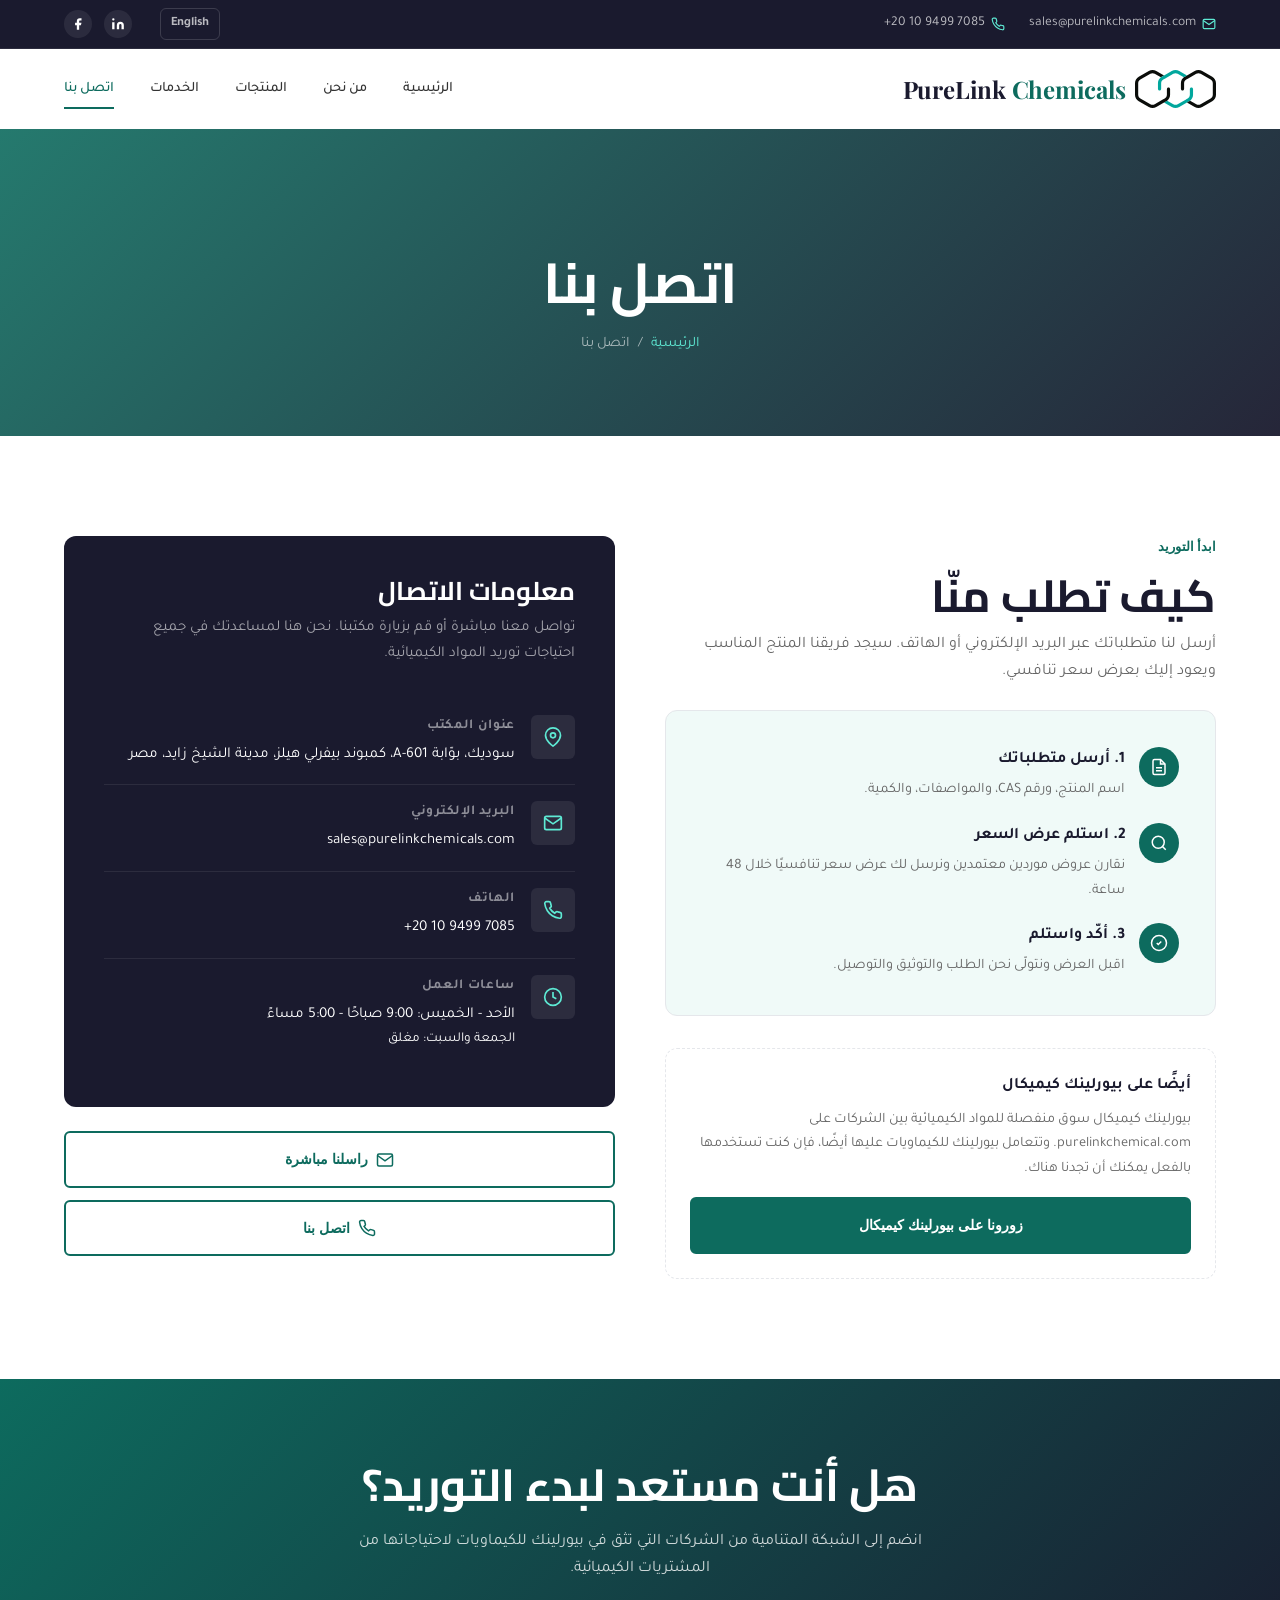
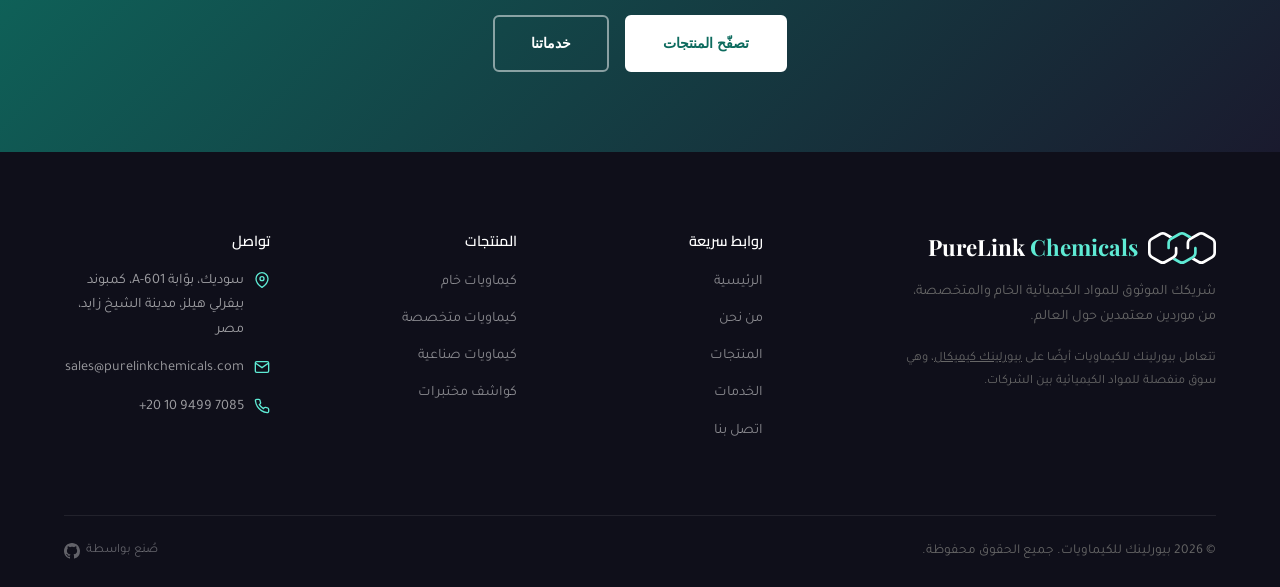
<file: contact-ar.html>
<!DOCTYPE html>
<html lang="ar" dir="rtl">
<head>
  <meta charset="UTF-8">
  <meta name="viewport" content="width=device-width, initial-scale=1.0">
  <meta name="description" content="تواصل مع بيورلينك للكيماويات - تواصل معنا لاستفسارات توريد المواد الكيميائية والأسعار وفرص الشراكة.">
  <title>اتصل بنا | بيورلينك للكيماويات</title>
  <link rel="preconnect" href="https://fonts.googleapis.com">
  <link rel="preconnect" href="https://fonts.gstatic.com" crossorigin>
  <link href="https://fonts.googleapis.com/css2?family=Inter:wght@300;400;500;600;700&family=Playfair+Display:wght@400;700&display=swap" rel="stylesheet">
  <link href="https://fonts.googleapis.com/css2?family=Cairo:wght@400;600;700&family=Tajawal:wght@300;400;500;700&display=swap" rel="stylesheet">
  <link rel="stylesheet" href="css/style.css">
  <link rel="icon" type="image/svg+xml" href="images/logo.svg">
  <link rel="icon" type="image/png" href="images/favicon.png">
  <link rel="alternate" hreflang="en" href="/contact">
  <link rel="alternate" hreflang="ar" href="/contact-ar">
  <link rel="alternate" hreflang="x-default" href="/contact">
</head>
<body>

  <!-- Top Bar -->
  <div class="topbar">
    <div class="container flex flex--between">
      <div class="topbar__left">
        <div class="topbar__item">
          <svg viewBox="0 0 24 24" fill="none" stroke="currentColor" stroke-width="2"><path d="M4 4h16c1.1 0 2 .9 2 2v12c0 1.1-.9 2-2 2H4c-1.1 0-2-.9-2-2V6c0-1.1.9-2 2-2z"/><polyline points="22,6 12,13 2,6"/></svg>
          <a href="mailto:sales@purelinkchemicals.com">sales@purelinkchemicals.com</a>
        </div>
        <div class="topbar__item">
          <svg viewBox="0 0 24 24" fill="none" stroke="currentColor" stroke-width="2"><path d="M22 16.92v3a2 2 0 0 1-2.18 2 19.79 19.79 0 0 1-8.63-3.07 19.5 19.5 0 0 1-6-6 19.79 19.79 0 0 1-3.07-8.67A2 2 0 0 1 4.11 2h3a2 2 0 0 1 2 1.72c.127.96.361 1.903.7 2.81a2 2 0 0 1-.45 2.11L8.09 9.91a16 16 0 0 0 6 6l1.27-1.27a2 2 0 0 1 2.11-.45c.907.339 1.85.573 2.81.7A2 2 0 0 1 22 16.92z"/></svg>
          <a href="tel:+201094997085" dir="ltr">+20 10 9499 7085</a>
        </div>
      </div>
      <div class="topbar__right">
        <a href="/contact" class="topbar__lang" hreflang="en" lang="en">English</a>
        <div class="topbar__social">
          <a href="#" aria-label="LinkedIn"><svg viewBox="0 0 24 24"><path d="M16 8a6 6 0 0 1 6 6v7h-4v-7a2 2 0 0 0-2-2 2 2 0 0 0-2 2v7h-4v-7a6 6 0 0 1 6-6z M2 9h4v12H2z M4 2a2 2 0 1 1 0 4 2 2 0 0 1 0-4z"/></svg></a>
          <a href="#" aria-label="Facebook"><svg viewBox="0 0 24 24"><path d="M18 2h-3a5 5 0 0 0-5 5v3H7v4h3v8h4v-8h3l1-4h-4V7a1 1 0 0 1 1-1h3z"/></svg></a>
        </div>
      </div>
    </div>
  </div>

  <!-- Header -->
  <header class="header">
    <div class="header__inner">
      <a href="/index-ar" class="header__logo">
        <img src="images/logo.svg" alt="PureLink Chemicals">
        <span class="header__logo-text">PureLink <span>Chemicals</span></span>
      </a>
      <nav class="nav" id="nav">
        <a href="/index-ar" class="nav__link">الرئيسية</a>
        <a href="/about-ar" class="nav__link">من نحن</a>
        <a href="/products-ar" class="nav__link">المنتجات</a>
        <a href="/services-ar" class="nav__link">الخدمات</a>
        <a href="/contact-ar" class="nav__link nav__link--active">اتصل بنا</a>
      </nav>
      <button class="nav-toggle" aria-label="تبديل التنقل">
        <span></span><span></span><span></span>
      </button>
    </div>
  </header>

  <!-- Page Hero -->
  <section class="page-hero">
    <div class="container">
      <h1 class="page-hero__title">اتصل بنا</h1>
      <div class="page-hero__breadcrumb">
        <a href="/index-ar">الرئيسية</a>
        <span>/</span>
        <span>اتصل بنا</span>
      </div>
    </div>
  </section>

  <!-- Contact Section -->
  <section class="section">
    <div class="container">
      <div class="grid grid--2" style="gap: 50px; align-items: start;">

        <!-- How to order -->
        <div class="reveal">
          <span class="section-label">ابدأ التوريد</span>
          <h2 style="margin-bottom: 8px;">كيف تطلب منّا</h2>
          <p style="margin-bottom: 24px;">أرسل لنا متطلباتك عبر البريد الإلكتروني أو الهاتف. سيجد فريقنا المنتج المناسب ويعود إليك بعرض سعر تنافسي.</p>

          <div style="background: var(--light-bg); border-radius: var(--radius-md); padding: 36px; border: 1px solid var(--border); margin-bottom: 32px;">
            <div style="display: flex; flex-direction: column; gap: 20px;">
              <div style="display: flex; gap: 14px; align-items: flex-start;">
                <div style="width: 40px; height: 40px; background: var(--primary); border-radius: 50%; display: flex; align-items: center; justify-content: center; flex-shrink: 0;">
                  <svg width="18" height="18" viewBox="0 0 24 24" fill="none" stroke="white" stroke-width="2"><path d="M14 2H6a2 2 0 0 0-2 2v16a2 2 0 0 0 2 2h12a2 2 0 0 0 2-2V8z"/><polyline points="14 2 14 8 20 8"/><line x1="16" y1="13" x2="8" y2="13"/><line x1="16" y1="17" x2="8" y2="17"/></svg>
                </div>
                <div>
                  <strong style="color: var(--secondary); font-size: 1rem;">1. أرسل متطلباتك</strong>
                  <p style="margin: 4px 0 0; font-size: 0.9rem;">اسم المنتج، ورقم CAS، والمواصفات، والكمية.</p>
                </div>
              </div>
              <div style="display: flex; gap: 14px; align-items: flex-start;">
                <div style="width: 40px; height: 40px; background: var(--primary); border-radius: 50%; display: flex; align-items: center; justify-content: center; flex-shrink: 0;">
                  <svg width="18" height="18" viewBox="0 0 24 24" fill="none" stroke="white" stroke-width="2"><circle cx="11" cy="11" r="8"/><line x1="21" y1="21" x2="16.65" y2="16.65"/></svg>
                </div>
                <div>
                  <strong style="color: var(--secondary); font-size: 1rem;">2. استلم عرض السعر</strong>
                  <p style="margin: 4px 0 0; font-size: 0.9rem;">نقارن عروض موردين معتمدين ونرسل لك عرض سعر تنافسيًا خلال 48 ساعة.</p>
                </div>
              </div>
              <div style="display: flex; gap: 14px; align-items: flex-start;">
                <div style="width: 40px; height: 40px; background: var(--primary); border-radius: 50%; display: flex; align-items: center; justify-content: center; flex-shrink: 0;">
                  <svg width="18" height="18" viewBox="0 0 24 24" fill="none" stroke="white" stroke-width="2"><path d="M9 12l2 2 4-4"/><path d="M12 2a10 10 0 1 0 0 20 10 10 0 0 0 0-20z"/></svg>
                </div>
                <div>
                  <strong style="color: var(--secondary); font-size: 1rem;">3. أكّد واستلم</strong>
                  <p style="margin: 4px 0 0; font-size: 0.9rem;">اقبل العرض ونتولّى نحن الطلب والتوثيق والتوصيل.</p>
                </div>
              </div>
            </div>
          </div>

          <div style="padding: 24px; border: 1px dashed var(--border); border-radius: var(--radius-md);">
            <strong style="color: var(--secondary); font-size: 1rem;">أيضًا على بيورلينك كيميكال</strong>
            <p style="margin: 8px 0 16px; font-size: 0.9rem;">بيورلينك كيميكال سوق منفصلة للمواد الكيميائية بين الشركات على purelinkchemical.com. وتتعامل بيورلينك للكيماويات عليها أيضًا، فإن كنت تستخدمها بالفعل يمكنك أن تجدنا هناك.</p>
            <a href="https://purelinkchemical.com/" class="btn btn--primary" style="width: 100%; text-align: center;" target="_blank" rel="noopener">زورونا على بيورلينك كيميكال</a>
          </div>
        </div>

        <!-- Contact Info Sidebar -->
        <div class="reveal">
          <div class="contact-info">
            <h3>معلومات الاتصال</h3>
            <p>تواصل معنا مباشرة أو قم بزيارة مكتبنا. نحن هنا لمساعدتك في جميع احتياجات توريد المواد الكيميائية.</p>

            <div class="contact-info__item">
              <div class="contact-info__icon">
                <svg viewBox="0 0 24 24" stroke-width="2"><path d="M21 10c0 7-9 13-9 13s-9-6-9-13a9 9 0 0 1 18 0z"/><circle cx="12" cy="10" r="3"/></svg>
              </div>
              <div class="contact-info__text">
                <strong>عنوان المكتب</strong>
                <p>سوديك، بوّابة A-601، كمبوند بيفرلي هيلز، مدينة الشيخ زايد، مصر</p>
              </div>
            </div>

            <div class="contact-info__item">
              <div class="contact-info__icon">
                <svg viewBox="0 0 24 24" stroke-width="2"><path d="M4 4h16c1.1 0 2 .9 2 2v12c0 1.1-.9 2-2 2H4c-1.1 0-2-.9-2-2V6c0-1.1.9-2 2-2z"/><polyline points="22,6 12,13 2,6"/></svg>
              </div>
              <div class="contact-info__text">
                <strong>البريد الإلكتروني</strong>
                <a href="mailto:sales@purelinkchemicals.com">sales@purelinkchemicals.com</a>
              </div>
            </div>

            <div class="contact-info__item">
              <div class="contact-info__icon">
                <svg viewBox="0 0 24 24" stroke-width="2"><path d="M22 16.92v3a2 2 0 0 1-2.18 2 19.79 19.79 0 0 1-8.63-3.07 19.5 19.5 0 0 1-6-6 19.79 19.79 0 0 1-3.07-8.67A2 2 0 0 1 4.11 2h3a2 2 0 0 1 2 1.72c.127.96.361 1.903.7 2.81a2 2 0 0 1-.45 2.11L8.09 9.91a16 16 0 0 0 6 6l1.27-1.27a2 2 0 0 1 2.11-.45c.907.339 1.85.573 2.81.7A2 2 0 0 1 22 16.92z"/></svg>
              </div>
              <div class="contact-info__text">
                <strong>الهاتف</strong>
                <a href="tel:+201094997085" dir="ltr">+20 10 9499 7085</a>
              </div>
            </div>

            <div class="contact-info__item">
              <div class="contact-info__icon">
                <svg viewBox="0 0 24 24" stroke-width="2"><circle cx="12" cy="12" r="10"/><polyline points="12 6 12 12 16 14"/></svg>
              </div>
              <div class="contact-info__text">
                <strong>ساعات العمل</strong>
                <p>الأحد - الخميس: 9:00 صباحًا - 5:00 مساءً</p>
                <p style="font-size: 0.85rem;">الجمعة والسبت: مغلق</p>
              </div>
            </div>
          </div>

          <!-- Quick Actions -->
          <div style="margin-top: 24px; display: grid; gap: 12px;">
            <a href="mailto:sales@purelinkchemicals.com" class="btn btn--secondary" style="width: 100%; display: flex; align-items: center; justify-content: center; gap: 8px;">
              <svg width="18" height="18" viewBox="0 0 24 24" fill="none" stroke="currentColor" stroke-width="2"><path d="M4 4h16c1.1 0 2 .9 2 2v12c0 1.1-.9 2-2 2H4c-1.1 0-2-.9-2-2V6c0-1.1.9-2 2-2z"/><polyline points="22,6 12,13 2,6"/></svg>
              راسلنا مباشرة
            </a>
            <a href="tel:+201094997085" class="btn btn--secondary" style="width: 100%; display: flex; align-items: center; justify-content: center; gap: 8px;">
              <svg width="18" height="18" viewBox="0 0 24 24" fill="none" stroke="currentColor" stroke-width="2"><path d="M22 16.92v3a2 2 0 0 1-2.18 2 19.79 19.79 0 0 1-8.63-3.07 19.5 19.5 0 0 1-6-6 19.79 19.79 0 0 1-3.07-8.67A2 2 0 0 1 4.11 2h3a2 2 0 0 1 2 1.72c.127.96.361 1.903.7 2.81a2 2 0 0 1-.45 2.11L8.09 9.91a16 16 0 0 0 6 6l1.27-1.27a2 2 0 0 1 2.11-.45c.907.339 1.85.573 2.81.7A2 2 0 0 1 22 16.92z"/></svg>
              اتصل بنا
            </a>
          </div>
        </div>
      </div>
    </div>
  </section>

  <!-- CTA -->
  <section class="cta-banner">
    <div class="container reveal">
      <h2>هل أنت مستعد لبدء التوريد؟</h2>
      <p>انضم إلى الشبكة المتنامية من الشركات التي تثق في بيورلينك للكيماويات لاحتياجاتها من المشتريات الكيميائية.</p>
      <div style="display: flex; gap: 16px; justify-content: center; flex-wrap: wrap;">
        <a href="/products-ar" class="btn btn--white">تصفّح المنتجات</a>
        <a href="/services-ar" class="btn btn--outline-white">خدماتنا</a>
      </div>
    </div>
  </section>

  <!-- Footer -->
  <footer class="footer">
    <div class="container">
      <div class="footer__grid">
        <div>
          <div class="footer__logo">
            <img src="images/logo-white.svg" alt="PureLink Chemicals">
            <div class="footer__logo-text">PureLink <span>Chemicals</span></div>
          </div>
          <p class="footer__brand-text">شريكك الموثوق للمواد الكيميائية الخام والمتخصصة، من موردين معتمدين حول العالم.</p>
          <p class="footer__brand-text" style="margin-top: 12px; font-size: 0.8rem;">تتعامل بيورلينك للكيماويات أيضًا على <a href="https://purelinkchemical.com/" target="_blank" rel="noopener" style="color: inherit; text-decoration: underline;">بيورلينك كيميكال</a>، وهي سوق منفصلة للمواد الكيميائية بين الشركات.</p>
        </div>
        <div>
          <h4 class="footer__title">روابط سريعة</h4>
          <ul class="footer__links">
            <li><a href="/index-ar">الرئيسية</a></li>
            <li><a href="/about-ar">من نحن</a></li>
            <li><a href="/products-ar">المنتجات</a></li>
            <li><a href="/services-ar">الخدمات</a></li>
            <li><a href="/contact-ar">اتصل بنا</a></li>
          </ul>
        </div>
        <div>
          <h4 class="footer__title">المنتجات</h4>
          <ul class="footer__links">
            <li><a href="/products-ar">كيماويات خام</a></li>
            <li><a href="/products-ar">كيماويات متخصصة</a></li>
            <li><a href="/products-ar">كيماويات صناعية</a></li>
            <li><a href="/products-ar">كواشف مختبرات</a></li>
          </ul>
        </div>
        <div>
          <h4 class="footer__title">تواصل</h4>
          <div class="footer__contact-item">
            <svg viewBox="0 0 24 24" fill="none" stroke-width="2"><path d="M21 10c0 7-9 13-9 13s-9-6-9-13a9 9 0 0 1 18 0z"/><circle cx="12" cy="10" r="3"/></svg>
            <span>سوديك، بوّابة A-601، كمبوند بيفرلي هيلز، مدينة الشيخ زايد، مصر</span>
          </div>
          <div class="footer__contact-item">
            <svg viewBox="0 0 24 24" fill="none" stroke-width="2"><path d="M4 4h16c1.1 0 2 .9 2 2v12c0 1.1-.9 2-2 2H4c-1.1 0-2-.9-2-2V6c0-1.1.9-2 2-2z"/><polyline points="22,6 12,13 2,6"/></svg>
            <a href="mailto:sales@purelinkchemicals.com">sales@purelinkchemicals.com</a>
          </div>
          <div class="footer__contact-item">
            <svg viewBox="0 0 24 24" fill="none" stroke-width="2"><path d="M22 16.92v3a2 2 0 0 1-2.18 2 19.79 19.79 0 0 1-8.63-3.07 19.5 19.5 0 0 1-6-6 19.79 19.79 0 0 1-3.07-8.67A2 2 0 0 1 4.11 2h3a2 2 0 0 1 2 1.72c.127.96.361 1.903.7 2.81a2 2 0 0 1-.45 2.11L8.09 9.91a16 16 0 0 0 6 6l1.27-1.27a2 2 0 0 1 2.11-.45c.907.339 1.85.573 2.81.7A2 2 0 0 1 22 16.92z"/></svg>
            <a href="tel:+201094997085" dir="ltr">+20 10 9499 7085</a>
          </div>
        </div>
      </div>
      <div class="footer__bottom">
        <p>&copy; 2026 بيورلينك للكيماويات. جميع الحقوق محفوظة.</p>
        <a href="https://github.com/ahmed0magdy" target="_blank" rel="noopener noreferrer" class="footer__credit-link">صُنع بواسطة <svg viewBox="0 0 24 24" fill="currentColor"><path d="M12 0C5.37 0 0 5.37 0 12c0 5.31 3.435 9.795 8.205 11.385.6.105.825-.255.825-.57 0-.285-.015-1.23-.015-2.235-3.015.555-3.795-.735-4.035-1.41-.135-.345-.72-1.41-1.23-1.695-.42-.225-1.02-.78-.015-.795.945-.015 1.62.87 1.845 1.23 1.08 1.815 2.805 1.305 3.495.99.105-.78.42-1.305.765-1.605-2.67-.3-5.46-1.335-5.46-5.925 0-1.305.465-2.385 1.23-3.225-.12-.3-.54-1.53.12-3.18 0 0 1.005-.315 3.3 1.23.96-.27 1.98-.405 3-.405s2.04.135 3 .405c2.295-1.56 3.3-1.23 3.3-1.23.66 1.65.24 2.88.12 3.18.765.84 1.23 1.905 1.23 3.225 0 4.605-2.805 5.625-5.475 5.925.435.375.81 1.095.81 2.22 0 1.605-.015 2.895-.015 3.3 0 .315.225.69.825.57A12.02 12.02 0 0 0 24 12c0-6.63-5.37-12-12-12z"/></svg></a>
      </div>
    </div>
  </footer>

  <button class="back-to-top" aria-label="العودة إلى الأعلى">
    <svg viewBox="0 0 24 24" stroke-width="2"><polyline points="18 15 12 9 6 15"/></svg>
  </button>

  <script src="js/main.js"></script>
  <script src="js/support-chat.js" defer></script>
</body>
</html>
</file>
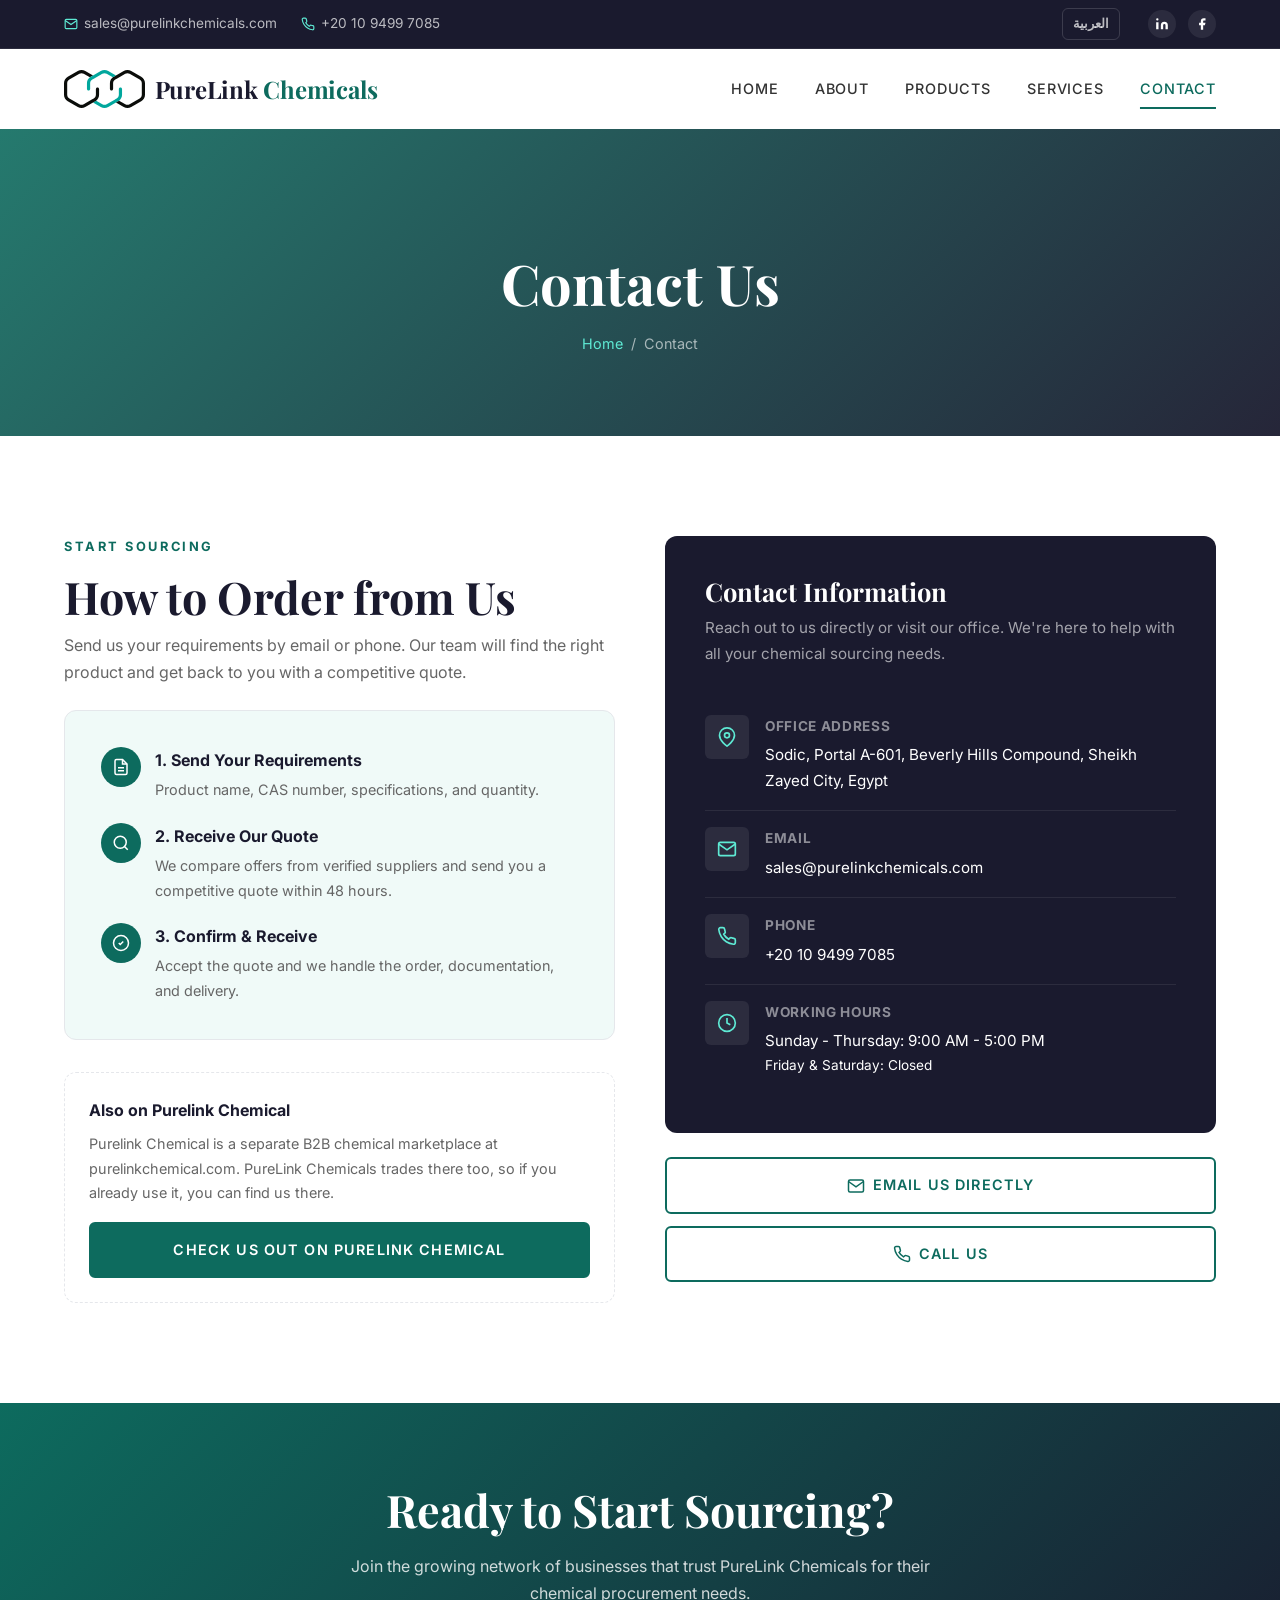
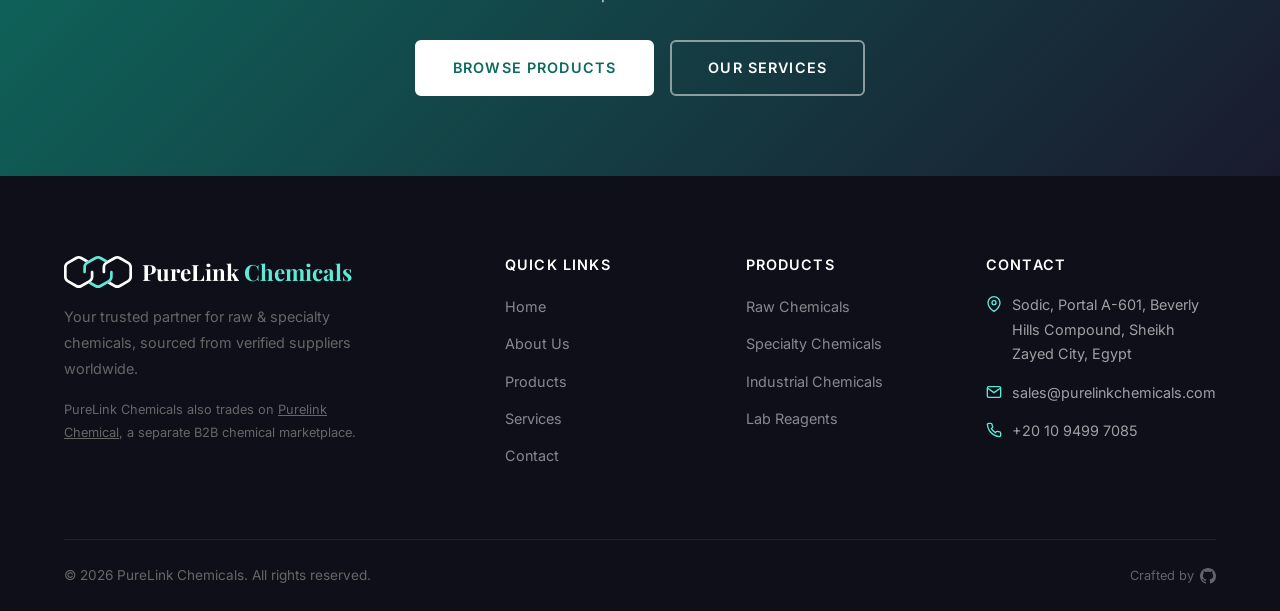
<file: contact.html>
<!DOCTYPE html>
<html lang="en">
<head>
  <meta charset="UTF-8">
  <meta name="viewport" content="width=device-width, initial-scale=1.0">
  <meta name="description" content="Contact PureLink Chemicals - Get in touch for chemical sourcing, pricing enquiries, and partnership opportunities.">
  <title>Contact Us | PureLink Chemicals</title>
  <link rel="preconnect" href="https://fonts.googleapis.com">
  <link rel="preconnect" href="https://fonts.gstatic.com" crossorigin>
  <link href="https://fonts.googleapis.com/css2?family=Inter:wght@300;400;500;600;700&family=Playfair+Display:wght@400;700&display=swap" rel="stylesheet">
  <link rel="stylesheet" href="css/style.css">
  <link rel="icon" type="image/svg+xml" href="images/logo.svg">
  <link rel="icon" type="image/png" href="images/favicon.png">
  <link rel="alternate" hreflang="en" href="/contact">
  <link rel="alternate" hreflang="ar" href="/contact-ar">
  <link rel="alternate" hreflang="x-default" href="/contact">
</head>
<body>

  <!-- Top Bar -->
  <div class="topbar">
    <div class="container flex flex--between">
      <div class="topbar__left">
        <div class="topbar__item">
          <svg viewBox="0 0 24 24" fill="none" stroke="currentColor" stroke-width="2"><path d="M4 4h16c1.1 0 2 .9 2 2v12c0 1.1-.9 2-2 2H4c-1.1 0-2-.9-2-2V6c0-1.1.9-2 2-2z"/><polyline points="22,6 12,13 2,6"/></svg>
          <a href="mailto:sales@purelinkchemicals.com">sales@purelinkchemicals.com</a>
        </div>
        <div class="topbar__item">
          <svg viewBox="0 0 24 24" fill="none" stroke="currentColor" stroke-width="2"><path d="M22 16.92v3a2 2 0 0 1-2.18 2 19.79 19.79 0 0 1-8.63-3.07 19.5 19.5 0 0 1-6-6 19.79 19.79 0 0 1-3.07-8.67A2 2 0 0 1 4.11 2h3a2 2 0 0 1 2 1.72c.127.96.361 1.903.7 2.81a2 2 0 0 1-.45 2.11L8.09 9.91a16 16 0 0 0 6 6l1.27-1.27a2 2 0 0 1 2.11-.45c.907.339 1.85.573 2.81.7A2 2 0 0 1 22 16.92z"/></svg>
          <a href="tel:+201094997085">+20 10 9499 7085</a>
        </div>
      </div>
      <div class="topbar__right">
        <a href="/contact-ar" class="topbar__lang" hreflang="ar" lang="ar">العربية</a>
        <div class="topbar__social">
          <a href="#" aria-label="LinkedIn"><svg viewBox="0 0 24 24"><path d="M16 8a6 6 0 0 1 6 6v7h-4v-7a2 2 0 0 0-2-2 2 2 0 0 0-2 2v7h-4v-7a6 6 0 0 1 6-6z M2 9h4v12H2z M4 2a2 2 0 1 1 0 4 2 2 0 0 1 0-4z"/></svg></a>
          <a href="#" aria-label="Facebook"><svg viewBox="0 0 24 24"><path d="M18 2h-3a5 5 0 0 0-5 5v3H7v4h3v8h4v-8h3l1-4h-4V7a1 1 0 0 1 1-1h3z"/></svg></a>
        </div>
      </div>
    </div>
  </div>

  <!-- Header -->
  <header class="header">
    <div class="header__inner">
      <a href="/" class="header__logo">
        <img src="images/logo.svg" alt="PureLink Chemicals">
        <span class="header__logo-text">PureLink <span>Chemicals</span></span>
      </a>
      <nav class="nav" id="nav">
        <a href="/" class="nav__link">Home</a>
        <a href="/about" class="nav__link">About</a>
        <a href="/products" class="nav__link">Products</a>
        <a href="/services" class="nav__link">Services</a>
        <a href="/contact" class="nav__link nav__link--active">Contact</a>
      </nav>
      <button class="nav-toggle" aria-label="Toggle navigation">
        <span></span><span></span><span></span>
      </button>
    </div>
  </header>

  <!-- Page Hero -->
  <section class="page-hero">
    <div class="container">
      <h1 class="page-hero__title">Contact Us</h1>
      <div class="page-hero__breadcrumb">
        <a href="/">Home</a>
        <span>/</span>
        <span>Contact</span>
      </div>
    </div>
  </section>

  <!-- Contact Section -->
  <section class="section">
    <div class="container">
      <div class="grid grid--2" style="gap: 50px; align-items: start;">

        <!-- How to order -->
        <div class="reveal">
          <span class="section-label">Start Sourcing</span>
          <h2 style="margin-bottom: 8px;">How to Order from Us</h2>
          <p style="margin-bottom: 24px;">Send us your requirements by email or phone. Our team will find the right product and get back to you with a competitive quote.</p>

          <div style="background: var(--light-bg); border-radius: var(--radius-md); padding: 36px; border: 1px solid var(--border); margin-bottom: 32px;">
            <div style="display: flex; flex-direction: column; gap: 20px;">
              <div style="display: flex; gap: 14px; align-items: flex-start;">
                <div style="width: 40px; height: 40px; background: var(--primary); border-radius: 50%; display: flex; align-items: center; justify-content: center; flex-shrink: 0;">
                  <svg width="18" height="18" viewBox="0 0 24 24" fill="none" stroke="white" stroke-width="2"><path d="M14 2H6a2 2 0 0 0-2 2v16a2 2 0 0 0 2 2h12a2 2 0 0 0 2-2V8z"/><polyline points="14 2 14 8 20 8"/><line x1="16" y1="13" x2="8" y2="13"/><line x1="16" y1="17" x2="8" y2="17"/></svg>
                </div>
                <div>
                  <strong style="color: var(--secondary); font-size: 1rem;">1. Send Your Requirements</strong>
                  <p style="margin: 4px 0 0; font-size: 0.9rem;">Product name, CAS number, specifications, and quantity.</p>
                </div>
              </div>
              <div style="display: flex; gap: 14px; align-items: flex-start;">
                <div style="width: 40px; height: 40px; background: var(--primary); border-radius: 50%; display: flex; align-items: center; justify-content: center; flex-shrink: 0;">
                  <svg width="18" height="18" viewBox="0 0 24 24" fill="none" stroke="white" stroke-width="2"><circle cx="11" cy="11" r="8"/><line x1="21" y1="21" x2="16.65" y2="16.65"/></svg>
                </div>
                <div>
                  <strong style="color: var(--secondary); font-size: 1rem;">2. Receive Our Quote</strong>
                  <p style="margin: 4px 0 0; font-size: 0.9rem;">We compare offers from verified suppliers and send you a competitive quote within 48 hours.</p>
                </div>
              </div>
              <div style="display: flex; gap: 14px; align-items: flex-start;">
                <div style="width: 40px; height: 40px; background: var(--primary); border-radius: 50%; display: flex; align-items: center; justify-content: center; flex-shrink: 0;">
                  <svg width="18" height="18" viewBox="0 0 24 24" fill="none" stroke="white" stroke-width="2"><path d="M9 12l2 2 4-4"/><path d="M12 2a10 10 0 1 0 0 20 10 10 0 0 0 0-20z"/></svg>
                </div>
                <div>
                  <strong style="color: var(--secondary); font-size: 1rem;">3. Confirm & Receive</strong>
                  <p style="margin: 4px 0 0; font-size: 0.9rem;">Accept the quote and we handle the order, documentation, and delivery.</p>
                </div>
              </div>
            </div>
          </div>

          <div style="padding: 24px; border: 1px dashed var(--border); border-radius: var(--radius-md);">
            <strong style="color: var(--secondary); font-size: 1rem;">Also on Purelink Chemical</strong>
            <p style="margin: 8px 0 16px; font-size: 0.9rem;">Purelink Chemical is a separate B2B chemical marketplace at purelinkchemical.com. PureLink Chemicals trades there too, so if you already use it, you can find us there.</p>
            <a href="https://purelinkchemical.com/" class="btn btn--primary" style="width: 100%; text-align: center;" target="_blank" rel="noopener">Check us out on Purelink Chemical</a>
          </div>
        </div>

        <!-- Contact Info Sidebar -->
        <div class="reveal">
          <div class="contact-info">
            <h3>Contact Information</h3>
            <p>Reach out to us directly or visit our office. We're here to help with all your chemical sourcing needs.</p>

            <div class="contact-info__item">
              <div class="contact-info__icon">
                <svg viewBox="0 0 24 24" stroke-width="2"><path d="M21 10c0 7-9 13-9 13s-9-6-9-13a9 9 0 0 1 18 0z"/><circle cx="12" cy="10" r="3"/></svg>
              </div>
              <div class="contact-info__text">
                <strong>Office Address</strong>
                <p>Sodic, Portal A-601, Beverly Hills Compound, Sheikh Zayed City, Egypt</p>
              </div>
            </div>

            <div class="contact-info__item">
              <div class="contact-info__icon">
                <svg viewBox="0 0 24 24" stroke-width="2"><path d="M4 4h16c1.1 0 2 .9 2 2v12c0 1.1-.9 2-2 2H4c-1.1 0-2-.9-2-2V6c0-1.1.9-2 2-2z"/><polyline points="22,6 12,13 2,6"/></svg>
              </div>
              <div class="contact-info__text">
                <strong>Email</strong>
                <a href="mailto:sales@purelinkchemicals.com">sales@purelinkchemicals.com</a>
              </div>
            </div>

            <div class="contact-info__item">
              <div class="contact-info__icon">
                <svg viewBox="0 0 24 24" stroke-width="2"><path d="M22 16.92v3a2 2 0 0 1-2.18 2 19.79 19.79 0 0 1-8.63-3.07 19.5 19.5 0 0 1-6-6 19.79 19.79 0 0 1-3.07-8.67A2 2 0 0 1 4.11 2h3a2 2 0 0 1 2 1.72c.127.96.361 1.903.7 2.81a2 2 0 0 1-.45 2.11L8.09 9.91a16 16 0 0 0 6 6l1.27-1.27a2 2 0 0 1 2.11-.45c.907.339 1.85.573 2.81.7A2 2 0 0 1 22 16.92z"/></svg>
              </div>
              <div class="contact-info__text">
                <strong>Phone</strong>
                <a href="tel:+201094997085">+20 10 9499 7085</a>
              </div>
            </div>

            <div class="contact-info__item">
              <div class="contact-info__icon">
                <svg viewBox="0 0 24 24" stroke-width="2"><circle cx="12" cy="12" r="10"/><polyline points="12 6 12 12 16 14"/></svg>
              </div>
              <div class="contact-info__text">
                <strong>Working Hours</strong>
                <p>Sunday - Thursday: 9:00 AM - 5:00 PM</p>
                <p style="font-size: 0.85rem;">Friday & Saturday: Closed</p>
              </div>
            </div>
          </div>

          <!-- Quick Actions -->
          <div style="margin-top: 24px; display: grid; gap: 12px;">
            <a href="mailto:sales@purelinkchemicals.com" class="btn btn--secondary" style="width: 100%; display: flex; align-items: center; justify-content: center; gap: 8px;">
              <svg width="18" height="18" viewBox="0 0 24 24" fill="none" stroke="currentColor" stroke-width="2"><path d="M4 4h16c1.1 0 2 .9 2 2v12c0 1.1-.9 2-2 2H4c-1.1 0-2-.9-2-2V6c0-1.1.9-2 2-2z"/><polyline points="22,6 12,13 2,6"/></svg>
              Email Us Directly
            </a>
            <a href="tel:+201094997085" class="btn btn--secondary" style="width: 100%; display: flex; align-items: center; justify-content: center; gap: 8px;">
              <svg width="18" height="18" viewBox="0 0 24 24" fill="none" stroke="currentColor" stroke-width="2"><path d="M22 16.92v3a2 2 0 0 1-2.18 2 19.79 19.79 0 0 1-8.63-3.07 19.5 19.5 0 0 1-6-6 19.79 19.79 0 0 1-3.07-8.67A2 2 0 0 1 4.11 2h3a2 2 0 0 1 2 1.72c.127.96.361 1.903.7 2.81a2 2 0 0 1-.45 2.11L8.09 9.91a16 16 0 0 0 6 6l1.27-1.27a2 2 0 0 1 2.11-.45c.907.339 1.85.573 2.81.7A2 2 0 0 1 22 16.92z"/></svg>
              Call Us
            </a>
          </div>
        </div>
      </div>
    </div>
  </section>

  <!-- CTA -->
  <section class="cta-banner">
    <div class="container reveal">
      <h2>Ready to Start Sourcing?</h2>
      <p>Join the growing network of businesses that trust PureLink Chemicals for their chemical procurement needs.</p>
      <div style="display: flex; gap: 16px; justify-content: center; flex-wrap: wrap;">
        <a href="/products" class="btn btn--white">Browse Products</a>
        <a href="/services" class="btn btn--outline-white">Our Services</a>
      </div>
    </div>
  </section>

  <!-- Footer -->
  <footer class="footer">
    <div class="container">
      <div class="footer__grid">
        <div>
          <div class="footer__logo">
            <img src="images/logo-white.svg" alt="PureLink Chemicals">
            <div class="footer__logo-text">PureLink <span>Chemicals</span></div>
          </div>
          <p class="footer__brand-text">Your trusted partner for raw & specialty chemicals, sourced from verified suppliers worldwide.</p>
          <p class="footer__brand-text" style="margin-top: 12px; font-size: 0.8rem;">PureLink Chemicals also trades on <a href="https://purelinkchemical.com/" target="_blank" rel="noopener" style="color: inherit; text-decoration: underline;">Purelink Chemical</a>, a separate B2B chemical marketplace.</p>
        </div>
        <div>
          <h4 class="footer__title">Quick Links</h4>
          <ul class="footer__links">
            <li><a href="/">Home</a></li>
            <li><a href="/about">About Us</a></li>
            <li><a href="/products">Products</a></li>
            <li><a href="/services">Services</a></li>
            <li><a href="/contact">Contact</a></li>
          </ul>
        </div>
        <div>
          <h4 class="footer__title">Products</h4>
          <ul class="footer__links">
            <li><a href="/products">Raw Chemicals</a></li>
            <li><a href="/products">Specialty Chemicals</a></li>
            <li><a href="/products">Industrial Chemicals</a></li>
            <li><a href="/products">Lab Reagents</a></li>
          </ul>
        </div>
        <div>
          <h4 class="footer__title">Contact</h4>
          <div class="footer__contact-item">
            <svg viewBox="0 0 24 24" fill="none" stroke-width="2"><path d="M21 10c0 7-9 13-9 13s-9-6-9-13a9 9 0 0 1 18 0z"/><circle cx="12" cy="10" r="3"/></svg>
            <span>Sodic, Portal A-601, Beverly Hills Compound, Sheikh Zayed City, Egypt</span>
          </div>
          <div class="footer__contact-item">
            <svg viewBox="0 0 24 24" fill="none" stroke-width="2"><path d="M4 4h16c1.1 0 2 .9 2 2v12c0 1.1-.9 2-2 2H4c-1.1 0-2-.9-2-2V6c0-1.1.9-2 2-2z"/><polyline points="22,6 12,13 2,6"/></svg>
            <a href="mailto:sales@purelinkchemicals.com">sales@purelinkchemicals.com</a>
          </div>
          <div class="footer__contact-item">
            <svg viewBox="0 0 24 24" fill="none" stroke-width="2"><path d="M22 16.92v3a2 2 0 0 1-2.18 2 19.79 19.79 0 0 1-8.63-3.07 19.5 19.5 0 0 1-6-6 19.79 19.79 0 0 1-3.07-8.67A2 2 0 0 1 4.11 2h3a2 2 0 0 1 2 1.72c.127.96.361 1.903.7 2.81a2 2 0 0 1-.45 2.11L8.09 9.91a16 16 0 0 0 6 6l1.27-1.27a2 2 0 0 1 2.11-.45c.907.339 1.85.573 2.81.7A2 2 0 0 1 22 16.92z"/></svg>
            <a href="tel:+201094997085">+20 10 9499 7085</a>
          </div>
        </div>
      </div>
      <div class="footer__bottom">
        <p>&copy; 2026 PureLink Chemicals. All rights reserved.</p>
        <a href="https://github.com/ahmed0magdy" target="_blank" rel="noopener noreferrer" class="footer__credit-link">Crafted by <svg viewBox="0 0 24 24" fill="currentColor"><path d="M12 0C5.37 0 0 5.37 0 12c0 5.31 3.435 9.795 8.205 11.385.6.105.825-.255.825-.57 0-.285-.015-1.23-.015-2.235-3.015.555-3.795-.735-4.035-1.41-.135-.345-.72-1.41-1.23-1.695-.42-.225-1.02-.78-.015-.795.945-.015 1.62.87 1.845 1.23 1.08 1.815 2.805 1.305 3.495.99.105-.78.42-1.305.765-1.605-2.67-.3-5.46-1.335-5.46-5.925 0-1.305.465-2.385 1.23-3.225-.12-.3-.54-1.53.12-3.18 0 0 1.005-.315 3.3 1.23.96-.27 1.98-.405 3-.405s2.04.135 3 .405c2.295-1.56 3.3-1.23 3.3-1.23.66 1.65.24 2.88.12 3.18.765.84 1.23 1.905 1.23 3.225 0 4.605-2.805 5.625-5.475 5.925.435.375.81 1.095.81 2.22 0 1.605-.015 2.895-.015 3.3 0 .315.225.69.825.57A12.02 12.02 0 0 0 24 12c0-6.63-5.37-12-12-12z"/></svg></a>
      </div>
    </div>
  </footer>

  <button class="back-to-top" aria-label="Back to top">
    <svg viewBox="0 0 24 24" stroke-width="2"><polyline points="18 15 12 9 6 15"/></svg>
  </button>

  <script src="js/main.js"></script>
  <script src="js/support-chat.js" defer></script>
</body>
</html>
</file>
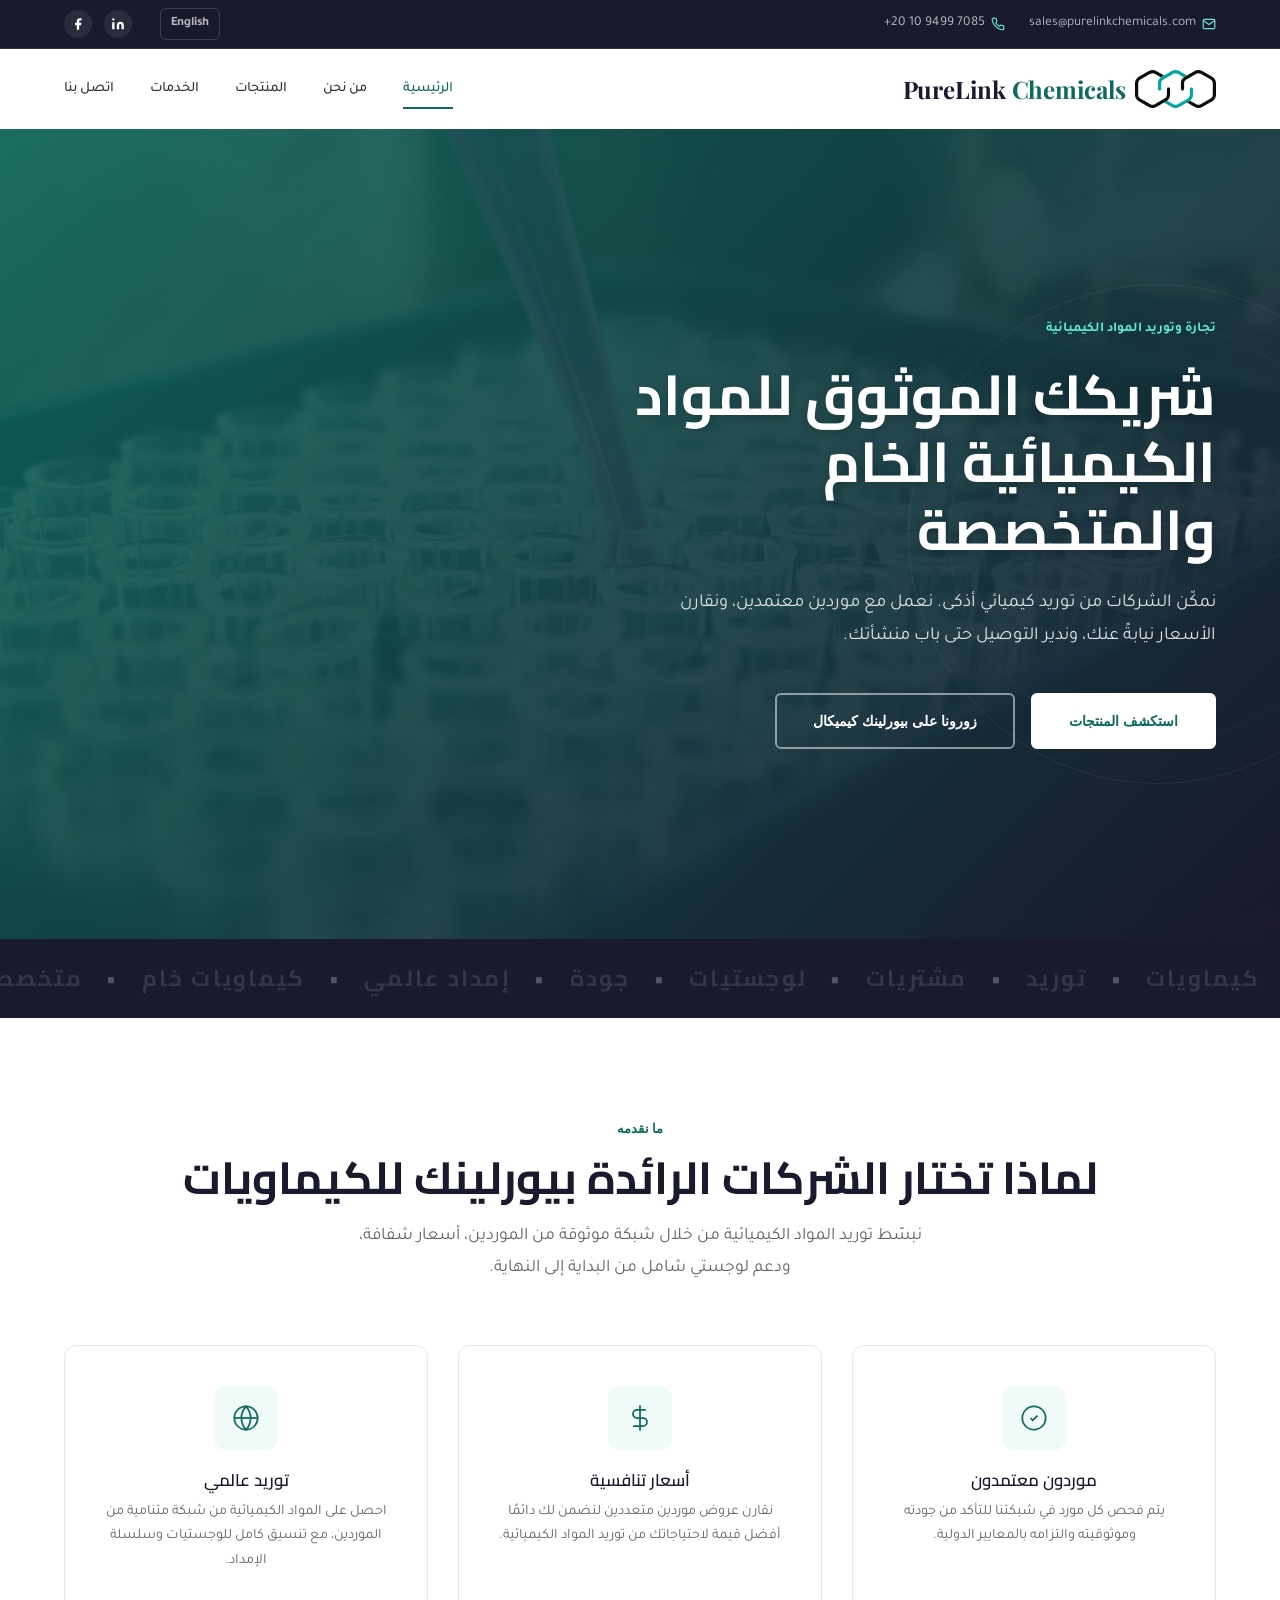
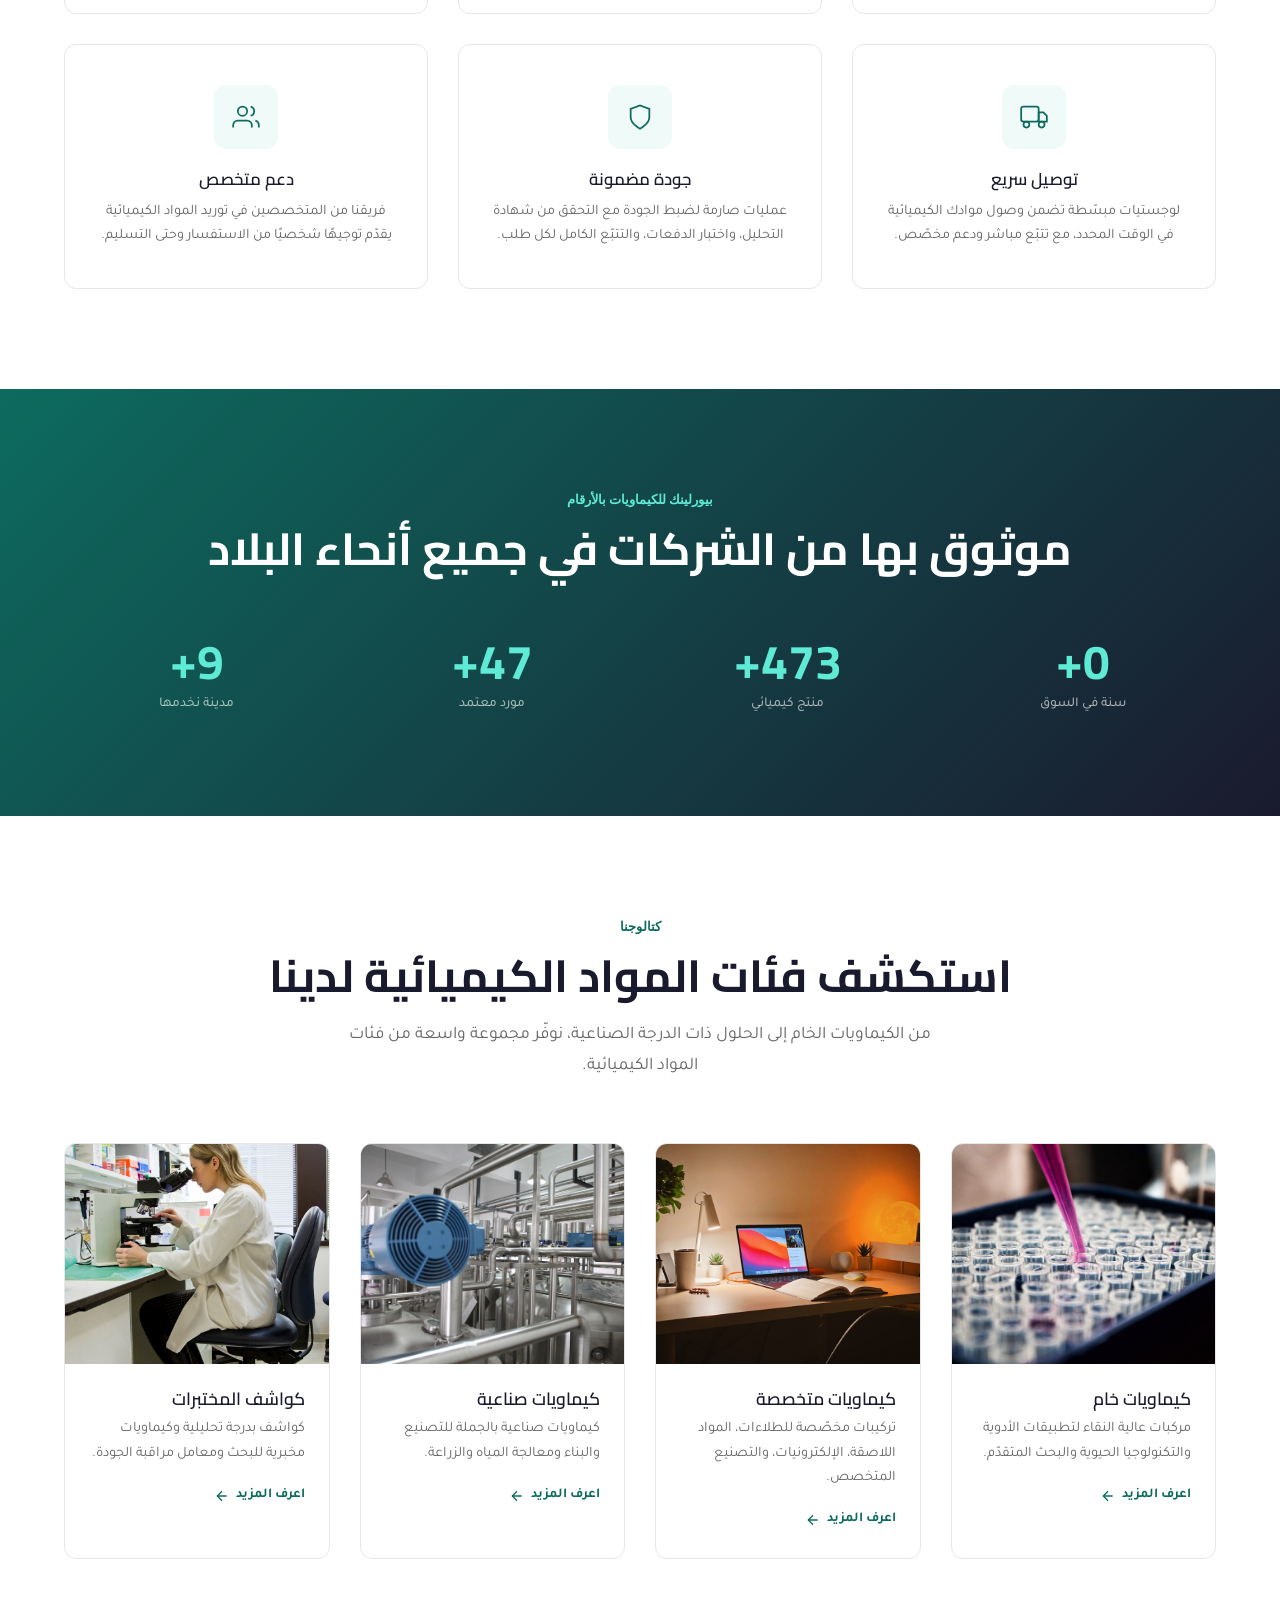
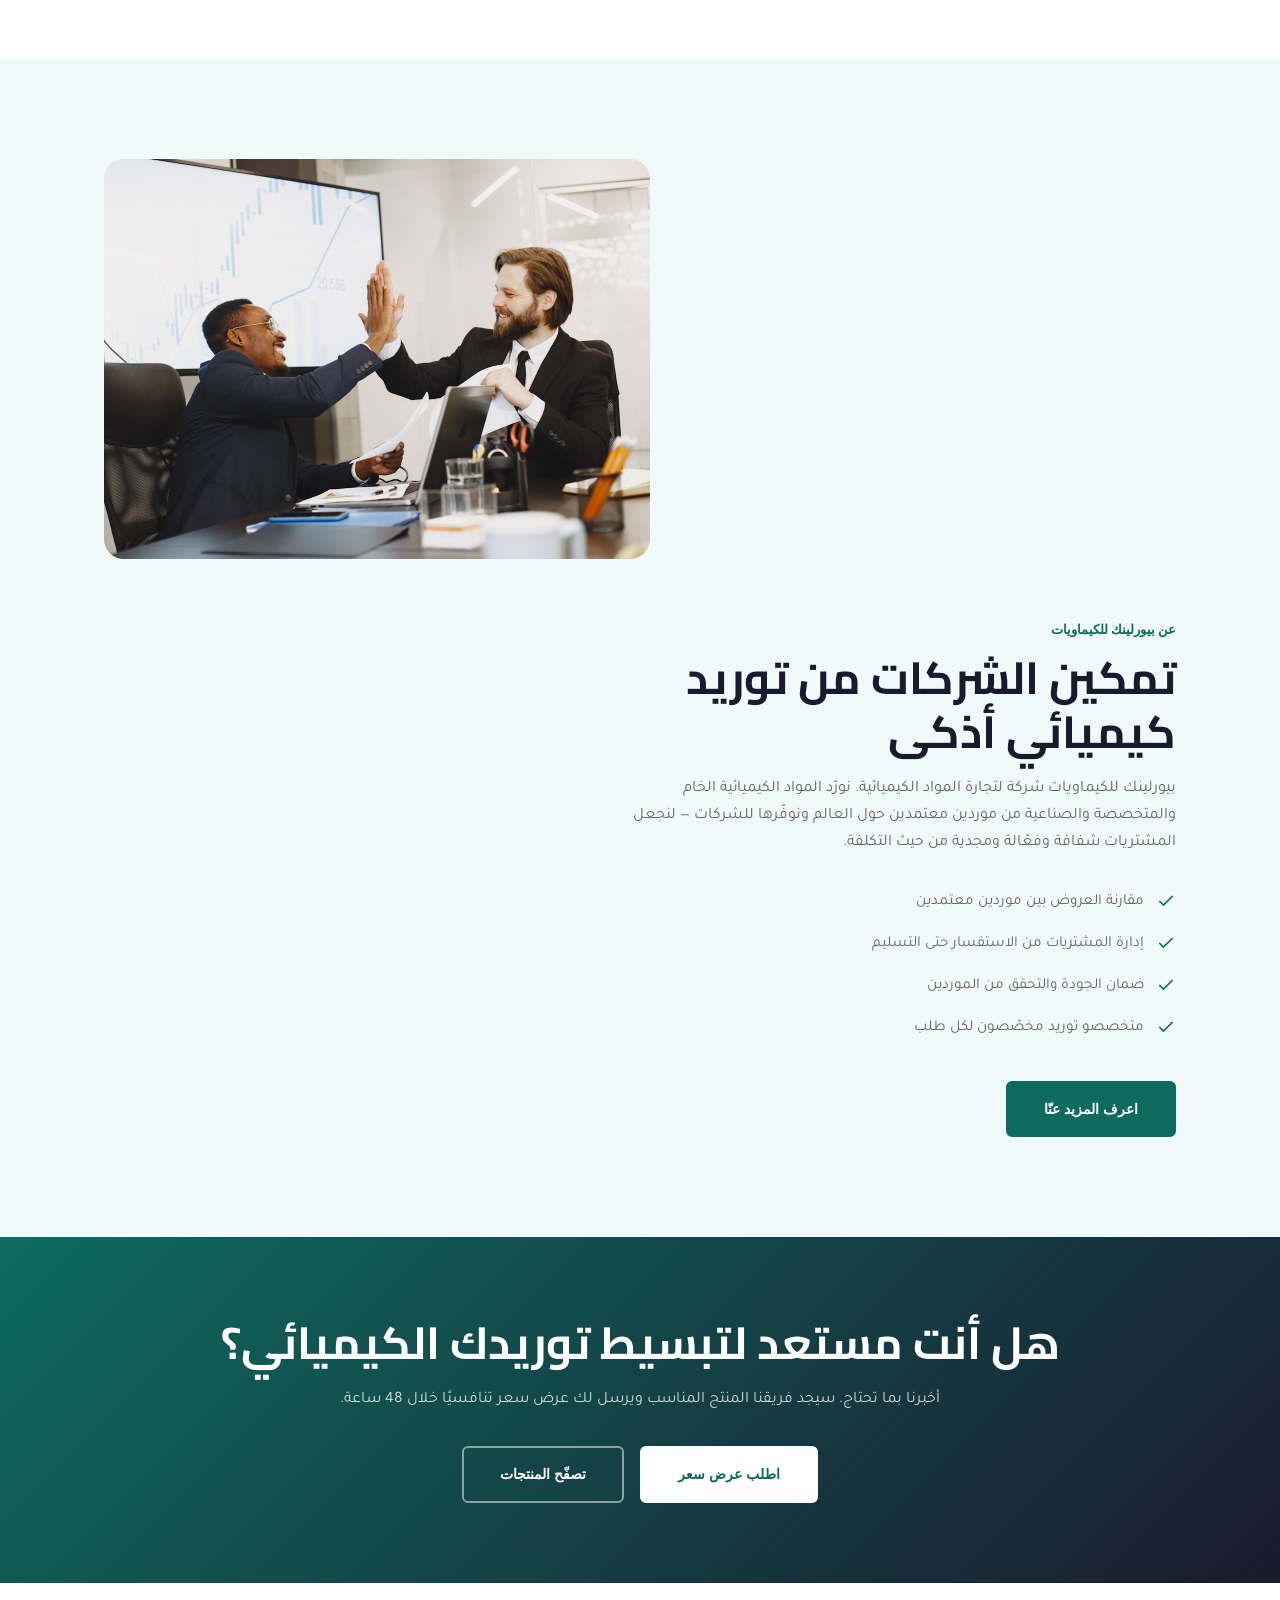
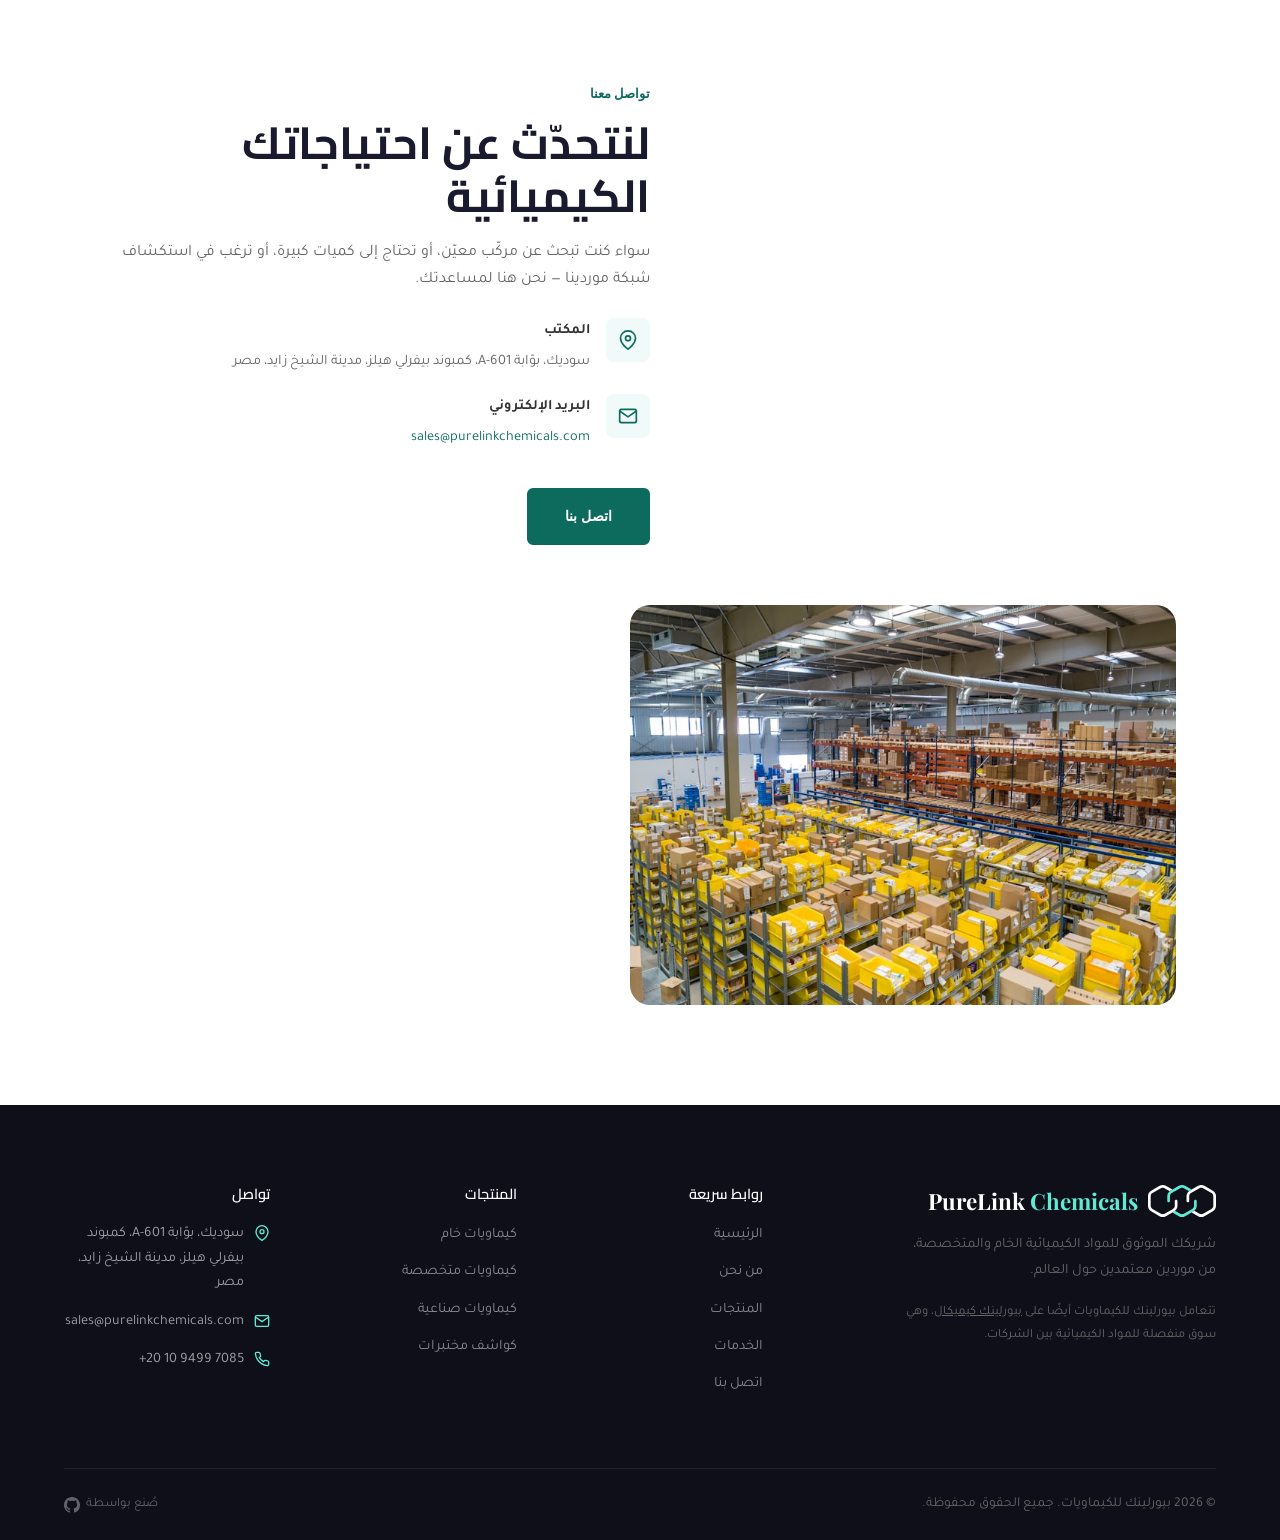
<file: index-ar.html>
<!DOCTYPE html>
<html lang="ar" dir="rtl">
<head>
  <meta charset="UTF-8">
  <meta name="viewport" content="width=device-width, initial-scale=1.0">
  <meta name="description" content="بيورلينك للكيماويات - موردك الموثوق للمواد الكيميائية الخام والمتخصصة. موردون معتمدون، أسعار تنافسية، وتوريد عالمي.">
  <meta name="keywords" content="مواد كيميائية, تجارة كيماويات, مورد كيماويات, كيماويات خام, كيماويات متخصصة, توريد كيماويات, مشتريات, chemicals, chemical trading">
  <title>بيورلينك للكيماويات | شريكك الموثوق للمواد الكيميائية الخام والمتخصصة</title>

  <!-- Fonts -->
  <link rel="preconnect" href="https://fonts.googleapis.com">
  <link rel="preconnect" href="https://fonts.gstatic.com" crossorigin>
  <link href="https://fonts.googleapis.com/css2?family=Inter:wght@300;400;500;600;700&family=Playfair+Display:wght@400;700&display=swap" rel="stylesheet">
  <link href="https://fonts.googleapis.com/css2?family=Cairo:wght@400;600;700&family=Tajawal:wght@300;400;500;700&display=swap" rel="stylesheet">

  <!-- Styles -->
  <link rel="stylesheet" href="css/style.css">

  <!-- Favicon -->
  <link rel="icon" type="image/svg+xml" href="images/logo.svg">
  <link rel="icon" type="image/png" href="images/favicon.png">

  <!-- Language alternates -->
  <link rel="alternate" hreflang="en" href="/">
  <link rel="alternate" hreflang="ar" href="/index-ar">
  <link rel="alternate" hreflang="x-default" href="/">
</head>
<body>

  <!-- Top Bar -->
  <div class="topbar">
    <div class="container flex flex--between">
      <div class="topbar__left">
        <div class="topbar__item">
          <svg viewBox="0 0 24 24" fill="none" stroke="currentColor" stroke-width="2"><path d="M4 4h16c1.1 0 2 .9 2 2v12c0 1.1-.9 2-2 2H4c-1.1 0-2-.9-2-2V6c0-1.1.9-2 2-2z"/><polyline points="22,6 12,13 2,6"/></svg>
          <a href="mailto:sales@purelinkchemicals.com">sales@purelinkchemicals.com</a>
        </div>
        <div class="topbar__item">
          <svg viewBox="0 0 24 24" fill="none" stroke="currentColor" stroke-width="2"><path d="M22 16.92v3a2 2 0 0 1-2.18 2 19.79 19.79 0 0 1-8.63-3.07 19.5 19.5 0 0 1-6-6 19.79 19.79 0 0 1-3.07-8.67A2 2 0 0 1 4.11 2h3a2 2 0 0 1 2 1.72c.127.96.361 1.903.7 2.81a2 2 0 0 1-.45 2.11L8.09 9.91a16 16 0 0 0 6 6l1.27-1.27a2 2 0 0 1 2.11-.45c.907.339 1.85.573 2.81.7A2 2 0 0 1 22 16.92z"/></svg>
          <a href="tel:+201094997085" dir="ltr">+20 10 9499 7085</a>
        </div>
      </div>
      <div class="topbar__right">
        <a href="/" class="topbar__lang" hreflang="en" lang="en">English</a>
        <div class="topbar__social">
          <a href="#" aria-label="LinkedIn"><svg viewBox="0 0 24 24"><path d="M16 8a6 6 0 0 1 6 6v7h-4v-7a2 2 0 0 0-2-2 2 2 0 0 0-2 2v7h-4v-7a6 6 0 0 1 6-6z M2 9h4v12H2z M4 2a2 2 0 1 1 0 4 2 2 0 0 1 0-4z"/></svg></a>
          <a href="#" aria-label="Facebook"><svg viewBox="0 0 24 24"><path d="M18 2h-3a5 5 0 0 0-5 5v3H7v4h3v8h4v-8h3l1-4h-4V7a1 1 0 0 1 1-1h3z"/></svg></a>
        </div>
      </div>
    </div>
  </div>

  <!-- Header -->
  <header class="header">
    <div class="header__inner">
      <a href="/index-ar" class="header__logo">
        <img src="images/logo.svg" alt="PureLink Chemicals">
        <span class="header__logo-text">PureLink <span>Chemicals</span></span>
      </a>
      <nav class="nav" id="nav">
        <a href="/index-ar" class="nav__link nav__link--active">الرئيسية</a>
        <a href="/about-ar" class="nav__link">من نحن</a>
        <a href="/products-ar" class="nav__link">المنتجات</a>
        <a href="/services-ar" class="nav__link">الخدمات</a>
        <a href="/contact-ar" class="nav__link">اتصل بنا</a>
      </nav>
      <button class="nav-toggle" aria-label="تبديل التنقل">
        <span></span><span></span><span></span>
      </button>
    </div>
  </header>

  <!-- Hero Section -->
  <section class="hero">
    <div class="container">
      <div class="hero__content">
        <span class="hero__label">تجارة وتوريد المواد الكيميائية</span>
        <h1 class="hero__title">شريكك الموثوق للمواد الكيميائية الخام والمتخصصة</h1>
        <p class="hero__text">نمكّن الشركات من توريد كيميائي أذكى. نعمل مع موردين معتمدين، ونقارن الأسعار نيابةً عنك، وندير التوصيل حتى باب منشأتك.</p>
        <div class="hero__buttons">
          <a href="/products-ar" class="btn btn--white">استكشف المنتجات</a>
          <a href="https://purelinkchemical.com/" class="btn btn--outline-white" target="_blank">زورونا على بيورلينك كيميكال</a>
        </div>
      </div>
    </div>
    <div class="hero__decoration"></div>
  </section>

  <!-- Marquee -->
  <div class="marquee">
    <div class="marquee__inner">
      <span class="marquee__item">كيماويات <span>&bull;</span> توريد <span>&bull;</span> مشتريات <span>&bull;</span> لوجستيات <span>&bull;</span> جودة <span>&bull;</span> إمداد عالمي <span>&bull;</span> كيماويات خام <span>&bull;</span> متخصصة <span>&bull;</span> صناعية <span>&bull;</span></span>
      <span class="marquee__item">كيماويات <span>&bull;</span> توريد <span>&bull;</span> مشتريات <span>&bull;</span> لوجستيات <span>&bull;</span> جودة <span>&bull;</span> إمداد عالمي <span>&bull;</span> كيماويات خام <span>&bull;</span> متخصصة <span>&bull;</span> صناعية <span>&bull;</span></span>
      <span class="marquee__item">كيماويات <span>&bull;</span> توريد <span>&bull;</span> مشتريات <span>&bull;</span> لوجستيات <span>&bull;</span> جودة <span>&bull;</span> إمداد عالمي <span>&bull;</span> كيماويات خام <span>&bull;</span> متخصصة <span>&bull;</span> صناعية <span>&bull;</span></span>
      <span class="marquee__item">كيماويات <span>&bull;</span> توريد <span>&bull;</span> مشتريات <span>&bull;</span> لوجستيات <span>&bull;</span> جودة <span>&bull;</span> إمداد عالمي <span>&bull;</span> كيماويات خام <span>&bull;</span> متخصصة <span>&bull;</span> صناعية <span>&bull;</span></span>
    </div>
  </div>

  <!-- Services / Features Section -->
  <section class="section" id="features">
    <div class="container">
      <div class="text-center reveal">
        <span class="section-label">ما نقدمه</span>
        <h2 class="section-title">لماذا تختار الشركات الرائدة بيورلينك للكيماويات</h2>
        <p class="section-subtitle centered">نبسّط توريد المواد الكيميائية من خلال شبكة موثوقة من الموردين، أسعار شفافة، ودعم لوجستي شامل من البداية إلى النهاية.</p>
      </div>

      <div class="grid grid--3" style="margin-top: 60px;">
        <div class="feature-card reveal">
          <div class="feature-card__icon">
            <svg viewBox="0 0 24 24"><path d="M9 12l2 2 4-4"/><path d="M12 2a10 10 0 1 0 0 20 10 10 0 0 0 0-20z"/></svg>
          </div>
          <h3 class="feature-card__title">موردون معتمدون</h3>
          <p class="feature-card__text">يتم فحص كل مورد في شبكتنا للتأكد من جودته وموثوقيته والتزامه بالمعايير الدولية.</p>
        </div>

        <div class="feature-card reveal">
          <div class="feature-card__icon">
            <svg viewBox="0 0 24 24"><line x1="12" y1="1" x2="12" y2="23"/><path d="M17 5H9.5a3.5 3.5 0 0 0 0 7h5a3.5 3.5 0 0 1 0 7H6"/></svg>
          </div>
          <h3 class="feature-card__title">أسعار تنافسية</h3>
          <p class="feature-card__text">نقارن عروض موردين متعددين لنضمن لك دائمًا أفضل قيمة لاحتياجاتك من توريد المواد الكيميائية.</p>
        </div>

        <div class="feature-card reveal">
          <div class="feature-card__icon">
            <svg viewBox="0 0 24 24"><circle cx="12" cy="12" r="10"/><line x1="2" y1="12" x2="22" y2="12"/><path d="M12 2a15.3 15.3 0 0 1 4 10 15.3 15.3 0 0 1-4 10 15.3 15.3 0 0 1-4-10 15.3 15.3 0 0 1 4-10z"/></svg>
          </div>
          <h3 class="feature-card__title">توريد عالمي</h3>
          <p class="feature-card__text">احصل على المواد الكيميائية من شبكة متنامية من الموردين، مع تنسيق كامل للوجستيات وسلسلة الإمداد.</p>
        </div>

        <div class="feature-card reveal">
          <div class="feature-card__icon">
            <svg viewBox="0 0 24 24"><rect x="1" y="3" width="15" height="13" rx="2"/><polygon points="16 8 20 8 23 11 23 16 16 16 16 8"/><circle cx="5.5" cy="18.5" r="2.5"/><circle cx="18.5" cy="18.5" r="2.5"/></svg>
          </div>
          <h3 class="feature-card__title">توصيل سريع</h3>
          <p class="feature-card__text">لوجستيات مبسّطة تضمن وصول موادك الكيميائية في الوقت المحدد، مع تتبّع مباشر ودعم مخصّص.</p>
        </div>

        <div class="feature-card reveal">
          <div class="feature-card__icon">
            <svg viewBox="0 0 24 24"><path d="M12 22s8-4 8-10V5l-8-3-8 3v7c0 6 8 10 8 10z"/></svg>
          </div>
          <h3 class="feature-card__title">جودة مضمونة</h3>
          <p class="feature-card__text">عمليات صارمة لضبط الجودة مع التحقق من شهادة التحليل، واختبار الدفعات، والتتبّع الكامل لكل طلب.</p>
        </div>

        <div class="feature-card reveal">
          <div class="feature-card__icon">
            <svg viewBox="0 0 24 24"><path d="M17 21v-2a4 4 0 0 0-4-4H5a4 4 0 0 0-4 4v2"/><circle cx="9" cy="7" r="4"/><path d="M23 21v-2a4 4 0 0 0-3-3.87"/><path d="M16 3.13a4 4 0 0 1 0 7.75"/></svg>
          </div>
          <h3 class="feature-card__title">دعم متخصص</h3>
          <p class="feature-card__text">فريقنا من المتخصصين في توريد المواد الكيميائية يقدّم توجيهًا شخصيًا من الاستفسار وحتى التسليم.</p>
        </div>
      </div>
    </div>
  </section>

  <!-- Stats Section -->
  <section class="section section--gradient">
    <div class="container">
      <div class="text-center reveal" style="margin-bottom: 60px;">
        <span class="section-label" style="color: var(--accent);">بيورلينك للكيماويات بالأرقام</span>
        <h2 class="section-title" style="color: #fff;">موثوق بها من الشركات في جميع أنحاء البلاد</h2>
      </div>
      <div class="stats reveal">
        <div class="stat">
          <div class="stat__value" data-count="1" data-suffix="+">0</div>
          <div class="stat__label">سنة في السوق</div>
        </div>
        <div class="stat">
          <div class="stat__value" data-count="500" data-suffix="+">0</div>
          <div class="stat__label">منتج كيميائي</div>
        </div>
        <div class="stat">
          <div class="stat__value" data-count="50" data-suffix="+">0</div>
          <div class="stat__label">مورد معتمد</div>
        </div>
        <div class="stat">
          <div class="stat__value" data-count="10" data-suffix="+">0</div>
          <div class="stat__label">مدينة نخدمها</div>
        </div>
      </div>
    </div>
  </section>

  <!-- Product Categories Preview -->
  <section class="section" id="products-preview">
    <div class="container">
      <div class="text-center reveal">
        <span class="section-label">كتالوجنا</span>
        <h2 class="section-title">استكشف فئات المواد الكيميائية لدينا</h2>
        <p class="section-subtitle centered">من الكيماويات الخام إلى الحلول ذات الدرجة الصناعية، نوفّر مجموعة واسعة من فئات المواد الكيميائية.</p>
      </div>

      <div class="grid grid--4" style="margin-top: 60px;">
        <div class="category-card reveal">
          <div class="category-card__image" style="background-image: url('images/fine-chemicals.jpg'); background-size: cover; background-position: center;">
          </div>
          <div class="category-card__body">
            <h3 class="category-card__title">كيماويات خام</h3>
            <p class="category-card__text">مركبات عالية النقاء لتطبيقات الأدوية والتكنولوجيا الحيوية والبحث المتقدّم.</p>
            <a href="/products-ar" class="category-card__link">اعرف المزيد <svg viewBox="0 0 24 24" stroke-width="2"><line x1="5" y1="12" x2="19" y2="12"/><polyline points="12 5 19 12 12 19"/></svg></a>
          </div>
        </div>

        <div class="category-card reveal">
          <div class="category-card__image" style="background-image: url('images/specialty-chemicals.jpg'); background-size: cover; background-position: center;">
          </div>
          <div class="category-card__body">
            <h3 class="category-card__title">كيماويات متخصصة</h3>
            <p class="category-card__text">تركيبات مخصّصة للطلاءات، المواد اللاصقة، الإلكترونيات، والتصنيع المتخصص.</p>
            <a href="/products-ar" class="category-card__link">اعرف المزيد <svg viewBox="0 0 24 24" stroke-width="2"><line x1="5" y1="12" x2="19" y2="12"/><polyline points="12 5 19 12 12 19"/></svg></a>
          </div>
        </div>

        <div class="category-card reveal">
          <div class="category-card__image" style="background-image: url('images/industrial-chemicals.jpg'); background-size: cover; background-position: center;">
          </div>
          <div class="category-card__body">
            <h3 class="category-card__title">كيماويات صناعية</h3>
            <p class="category-card__text">كيماويات صناعية بالجملة للتصنيع والبناء ومعالجة المياه والزراعة.</p>
            <a href="/products-ar" class="category-card__link">اعرف المزيد <svg viewBox="0 0 24 24" stroke-width="2"><line x1="5" y1="12" x2="19" y2="12"/><polyline points="12 5 19 12 12 19"/></svg></a>
          </div>
        </div>

        <div class="category-card reveal">
          <div class="category-card__image" style="background-image: url('images/lab-reagents.jpg'); background-size: cover; background-position: center;">
          </div>
          <div class="category-card__body">
            <h3 class="category-card__title">كواشف المختبرات</h3>
            <p class="category-card__text">كواشف بدرجة تحليلية وكيماويات مخبرية للبحث ومعامل مراقبة الجودة.</p>
            <a href="/products-ar" class="category-card__link">اعرف المزيد <svg viewBox="0 0 24 24" stroke-width="2"><line x1="5" y1="12" x2="19" y2="12"/><polyline points="12 5 19 12 12 19"/></svg></a>
          </div>
        </div>
      </div>
    </div>
  </section>

  <!-- About Preview / Content Row -->
  <section class="section section--light">
    <div class="container">
      <div class="content-row">
        <div class="content-row__image reveal-left" style="background-image: url('images/about-team.jpg');">
        </div>
        <div class="content-row__body reveal-right">
          <span class="section-label">عن بيورلينك للكيماويات</span>
          <h2>تمكين الشركات من توريد كيميائي أذكى</h2>
          <p>بيورلينك للكيماويات شركة لتجارة المواد الكيميائية. نورّد المواد الكيميائية الخام والمتخصصة والصناعية من موردين معتمدين حول العالم ونوفّرها للشركات — لنجعل المشتريات شفافة وفعّالة ومجدية من حيث التكلفة.</p>
          <ul class="content-row__list">
            <li>
              <svg viewBox="0 0 24 24" stroke-width="2"><polyline points="20 6 9 17 4 12"/></svg>
              مقارنة العروض بين موردين معتمدين
            </li>
            <li>
              <svg viewBox="0 0 24 24" stroke-width="2"><polyline points="20 6 9 17 4 12"/></svg>
              إدارة المشتريات من الاستفسار حتى التسليم
            </li>
            <li>
              <svg viewBox="0 0 24 24" stroke-width="2"><polyline points="20 6 9 17 4 12"/></svg>
              ضمان الجودة والتحقق من الموردين
            </li>
            <li>
              <svg viewBox="0 0 24 24" stroke-width="2"><polyline points="20 6 9 17 4 12"/></svg>
              متخصصو توريد مخصّصون لكل طلب
            </li>
          </ul>
          <a href="/about-ar" class="btn btn--primary">اعرف المزيد عنّا</a>
        </div>
      </div>
    </div>
  </section>

  <!-- CTA Banner -->
  <section class="cta-banner">
    <div class="container reveal">
      <h2>هل أنت مستعد لتبسيط توريدك الكيميائي؟</h2>
      <p>أخبرنا بما تحتاج. سيجد فريقنا المنتج المناسب ويرسل لك عرض سعر تنافسيًا خلال 48 ساعة.</p>
      <div style="display: flex; gap: 16px; justify-content: center; flex-wrap: wrap;">
        <a href="/contact-ar" class="btn btn--white">اطلب عرض سعر</a>
        <a href="/products-ar" class="btn btn--outline-white">تصفّح المنتجات</a>
      </div>
    </div>
  </section>

  <!-- Contact Preview -->
  <section class="section">
    <div class="container">
      <div class="content-row content-row--reverse">
        <div class="content-row__body reveal-left">
          <span class="section-label">تواصل معنا</span>
          <h2>لنتحدّث عن احتياجاتك الكيميائية</h2>
          <p>سواء كنت تبحث عن مركّب معيّن، أو تحتاج إلى كميات كبيرة، أو ترغب في استكشاف شبكة موردينا — نحن هنا لمساعدتك.</p>

          <div style="margin-top: 24px;">
            <div style="display: flex; gap: 16px; align-items: flex-start; margin-bottom: 20px;">
              <div style="width: 44px; height: 44px; background: var(--light-bg); border-radius: 8px; display: flex; align-items: center; justify-content: center; flex-shrink: 0;">
                <svg width="20" height="20" viewBox="0 0 24 24" fill="none" stroke="var(--primary)" stroke-width="2"><path d="M21 10c0 7-9 13-9 13s-9-6-9-13a9 9 0 0 1 18 0z"/><circle cx="12" cy="10" r="3"/></svg>
              </div>
              <div>
                <strong style="font-size: 0.9rem; color: var(--text);">المكتب</strong>
                <p style="margin: 4px 0 0; color: var(--text-light); font-size: 0.9rem;">سوديك، بوّابة A-601، كمبوند بيفرلي هيلز، مدينة الشيخ زايد، مصر</p>
              </div>
            </div>
            <div style="display: flex; gap: 16px; align-items: flex-start; margin-bottom: 20px;">
              <div style="width: 44px; height: 44px; background: var(--light-bg); border-radius: 8px; display: flex; align-items: center; justify-content: center; flex-shrink: 0;">
                <svg width="20" height="20" viewBox="0 0 24 24" fill="none" stroke="var(--primary)" stroke-width="2"><path d="M4 4h16c1.1 0 2 .9 2 2v12c0 1.1-.9 2-2 2H4c-1.1 0-2-.9-2-2V6c0-1.1.9-2 2-2z"/><polyline points="22,6 12,13 2,6"/></svg>
              </div>
              <div>
                <strong style="font-size: 0.9rem; color: var(--text);">البريد الإلكتروني</strong>
                <p style="margin: 4px 0 0;"><a href="mailto:sales@purelinkchemicals.com" style="color: var(--primary); font-size: 0.9rem;">sales@purelinkchemicals.com</a></p>
              </div>
            </div>
          </div>

          <a href="/contact-ar" class="btn btn--primary" style="margin-top: 16px;">اتصل بنا</a>
        </div>
        <div class="content-row__image reveal-right" style="background-image: url('images/logistics.jpg');">
        </div>
      </div>
    </div>
  </section>

  <!-- Footer -->
  <footer class="footer">
    <div class="container">
      <div class="footer__grid">
        <div>
          <div class="footer__logo">
            <img src="images/logo-white.svg" alt="PureLink Chemicals">
            <div class="footer__logo-text">PureLink <span>Chemicals</span></div>
          </div>
          <p class="footer__brand-text">شريكك الموثوق للمواد الكيميائية الخام والمتخصصة، من موردين معتمدين حول العالم.</p>
          <p class="footer__brand-text" style="margin-top: 12px; font-size: 0.8rem;">تتعامل بيورلينك للكيماويات أيضًا على <a href="https://purelinkchemical.com/" target="_blank" rel="noopener" style="color: inherit; text-decoration: underline;">بيورلينك كيميكال</a>، وهي سوق منفصلة للمواد الكيميائية بين الشركات.</p>
        </div>
        <div>
          <h4 class="footer__title">روابط سريعة</h4>
          <ul class="footer__links">
            <li><a href="/index-ar">الرئيسية</a></li>
            <li><a href="/about-ar">من نحن</a></li>
            <li><a href="/products-ar">المنتجات</a></li>
            <li><a href="/services-ar">الخدمات</a></li>
            <li><a href="/contact-ar">اتصل بنا</a></li>
          </ul>
        </div>
        <div>
          <h4 class="footer__title">المنتجات</h4>
          <ul class="footer__links">
            <li><a href="/products-ar">كيماويات خام</a></li>
            <li><a href="/products-ar">كيماويات متخصصة</a></li>
            <li><a href="/products-ar">كيماويات صناعية</a></li>
            <li><a href="/products-ar">كواشف مختبرات</a></li>
          </ul>
        </div>
        <div>
          <h4 class="footer__title">تواصل</h4>
          <div class="footer__contact-item">
            <svg viewBox="0 0 24 24" fill="none" stroke-width="2"><path d="M21 10c0 7-9 13-9 13s-9-6-9-13a9 9 0 0 1 18 0z"/><circle cx="12" cy="10" r="3"/></svg>
            <span>سوديك، بوّابة A-601، كمبوند بيفرلي هيلز، مدينة الشيخ زايد، مصر</span>
          </div>
          <div class="footer__contact-item">
            <svg viewBox="0 0 24 24" fill="none" stroke-width="2"><path d="M4 4h16c1.1 0 2 .9 2 2v12c0 1.1-.9 2-2 2H4c-1.1 0-2-.9-2-2V6c0-1.1.9-2 2-2z"/><polyline points="22,6 12,13 2,6"/></svg>
            <a href="mailto:sales@purelinkchemicals.com">sales@purelinkchemicals.com</a>
          </div>
          <div class="footer__contact-item">
            <svg viewBox="0 0 24 24" fill="none" stroke-width="2"><path d="M22 16.92v3a2 2 0 0 1-2.18 2 19.79 19.79 0 0 1-8.63-3.07 19.5 19.5 0 0 1-6-6 19.79 19.79 0 0 1-3.07-8.67A2 2 0 0 1 4.11 2h3a2 2 0 0 1 2 1.72c.127.96.361 1.903.7 2.81a2 2 0 0 1-.45 2.11L8.09 9.91a16 16 0 0 0 6 6l1.27-1.27a2 2 0 0 1 2.11-.45c.907.339 1.85.573 2.81.7A2 2 0 0 1 22 16.92z"/></svg>
            <a href="tel:+201094997085" dir="ltr">+20 10 9499 7085</a>
          </div>
        </div>
      </div>
      <div class="footer__bottom">
        <p>&copy; 2026 بيورلينك للكيماويات. جميع الحقوق محفوظة.</p>
        <a href="https://github.com/ahmed0magdy" target="_blank" rel="noopener noreferrer" class="footer__credit-link">صُنع بواسطة <svg viewBox="0 0 24 24" fill="currentColor"><path d="M12 0C5.37 0 0 5.37 0 12c0 5.31 3.435 9.795 8.205 11.385.6.105.825-.255.825-.57 0-.285-.015-1.23-.015-2.235-3.015.555-3.795-.735-4.035-1.41-.135-.345-.72-1.41-1.23-1.695-.42-.225-1.02-.78-.015-.795.945-.015 1.62.87 1.845 1.23 1.08 1.815 2.805 1.305 3.495.99.105-.78.42-1.305.765-1.605-2.67-.3-5.46-1.335-5.46-5.925 0-1.305.465-2.385 1.23-3.225-.12-.3-.54-1.53.12-3.18 0 0 1.005-.315 3.3 1.23.96-.27 1.98-.405 3-.405s2.04.135 3 .405c2.295-1.56 3.3-1.23 3.3-1.23.66 1.65.24 2.88.12 3.18.765.84 1.23 1.905 1.23 3.225 0 4.605-2.805 5.625-5.475 5.925.435.375.81 1.095.81 2.22 0 1.605-.015 2.895-.015 3.3 0 .315.225.69.825.57A12.02 12.02 0 0 0 24 12c0-6.63-5.37-12-12-12z"/></svg></a>
      </div>
    </div>
  </footer>

  <!-- Back to Top -->
  <button class="back-to-top" aria-label="العودة إلى الأعلى">
    <svg viewBox="0 0 24 24" stroke-width="2"><polyline points="18 15 12 9 6 15"/></svg>
  </button>

  <!-- Scripts -->
  <script src="js/main.js"></script>
  <script src="js/support-chat.js" defer></script>
</body>
</html>
</file>
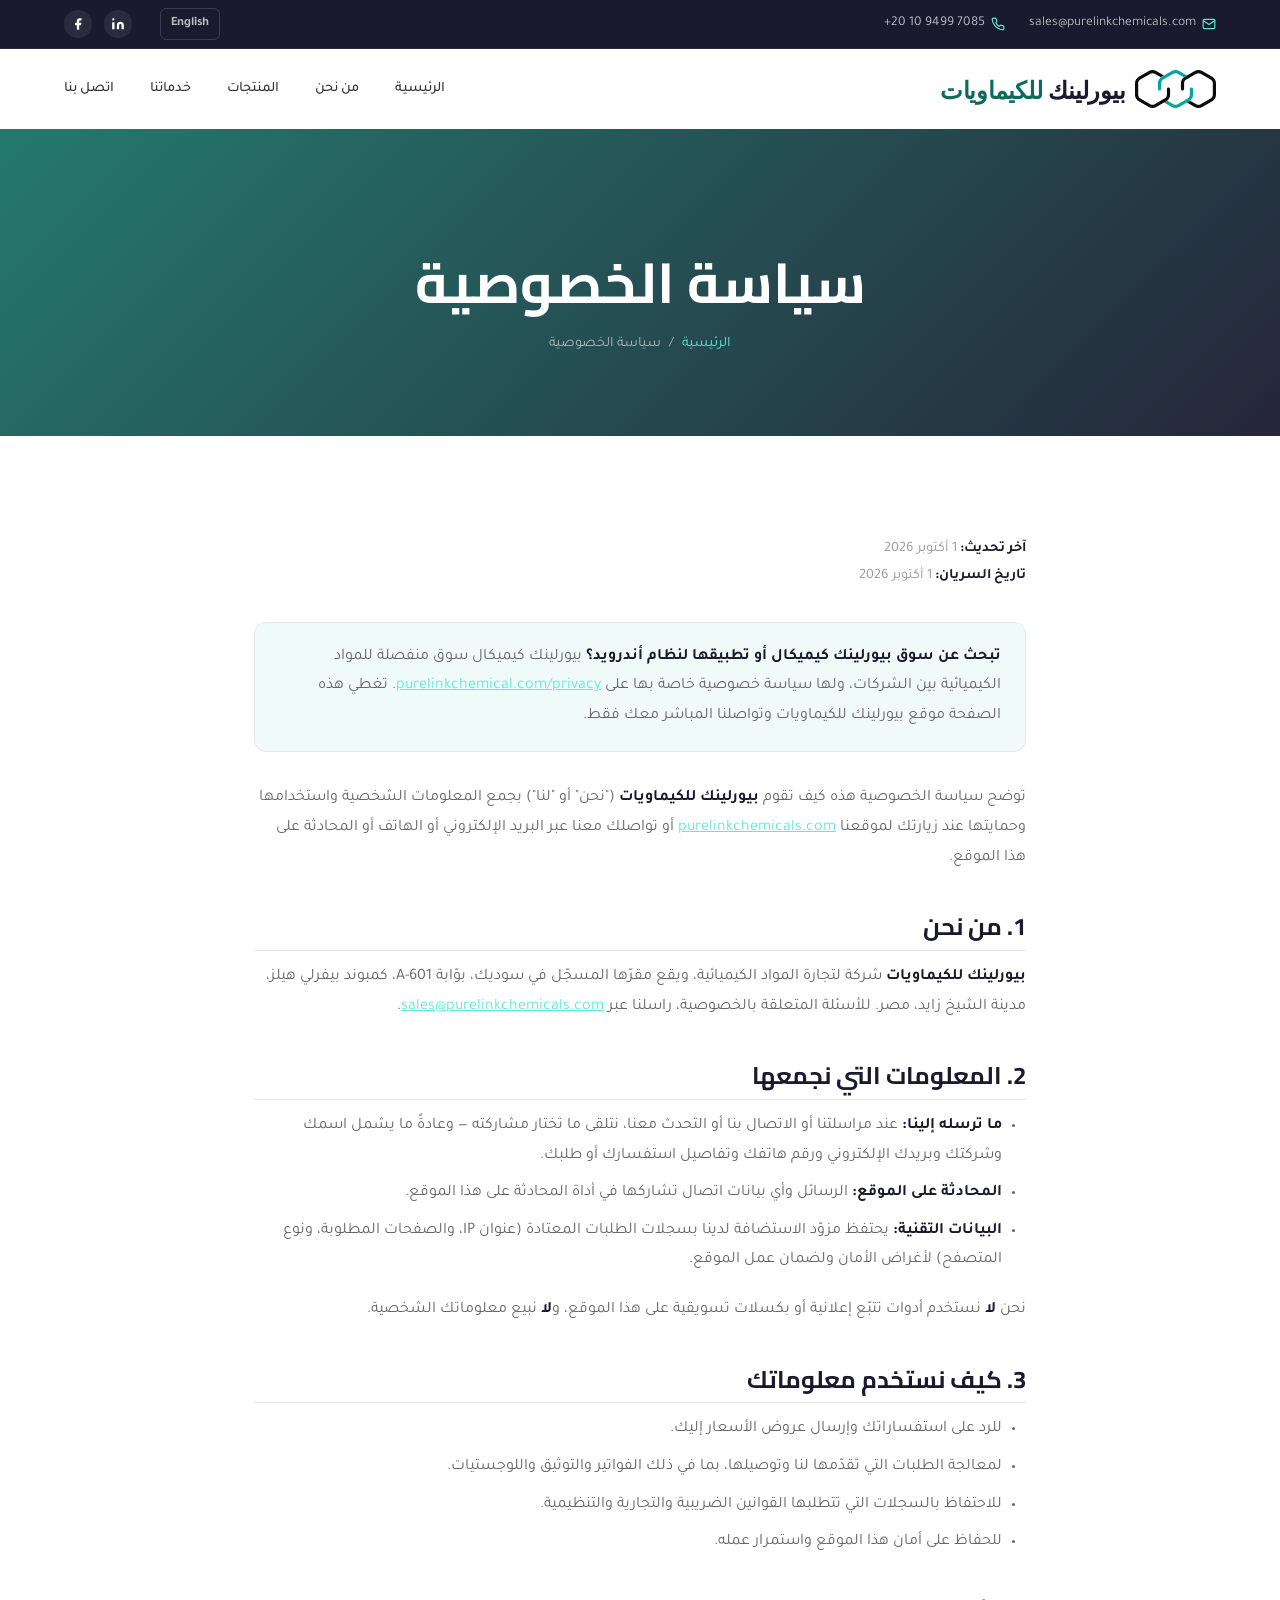
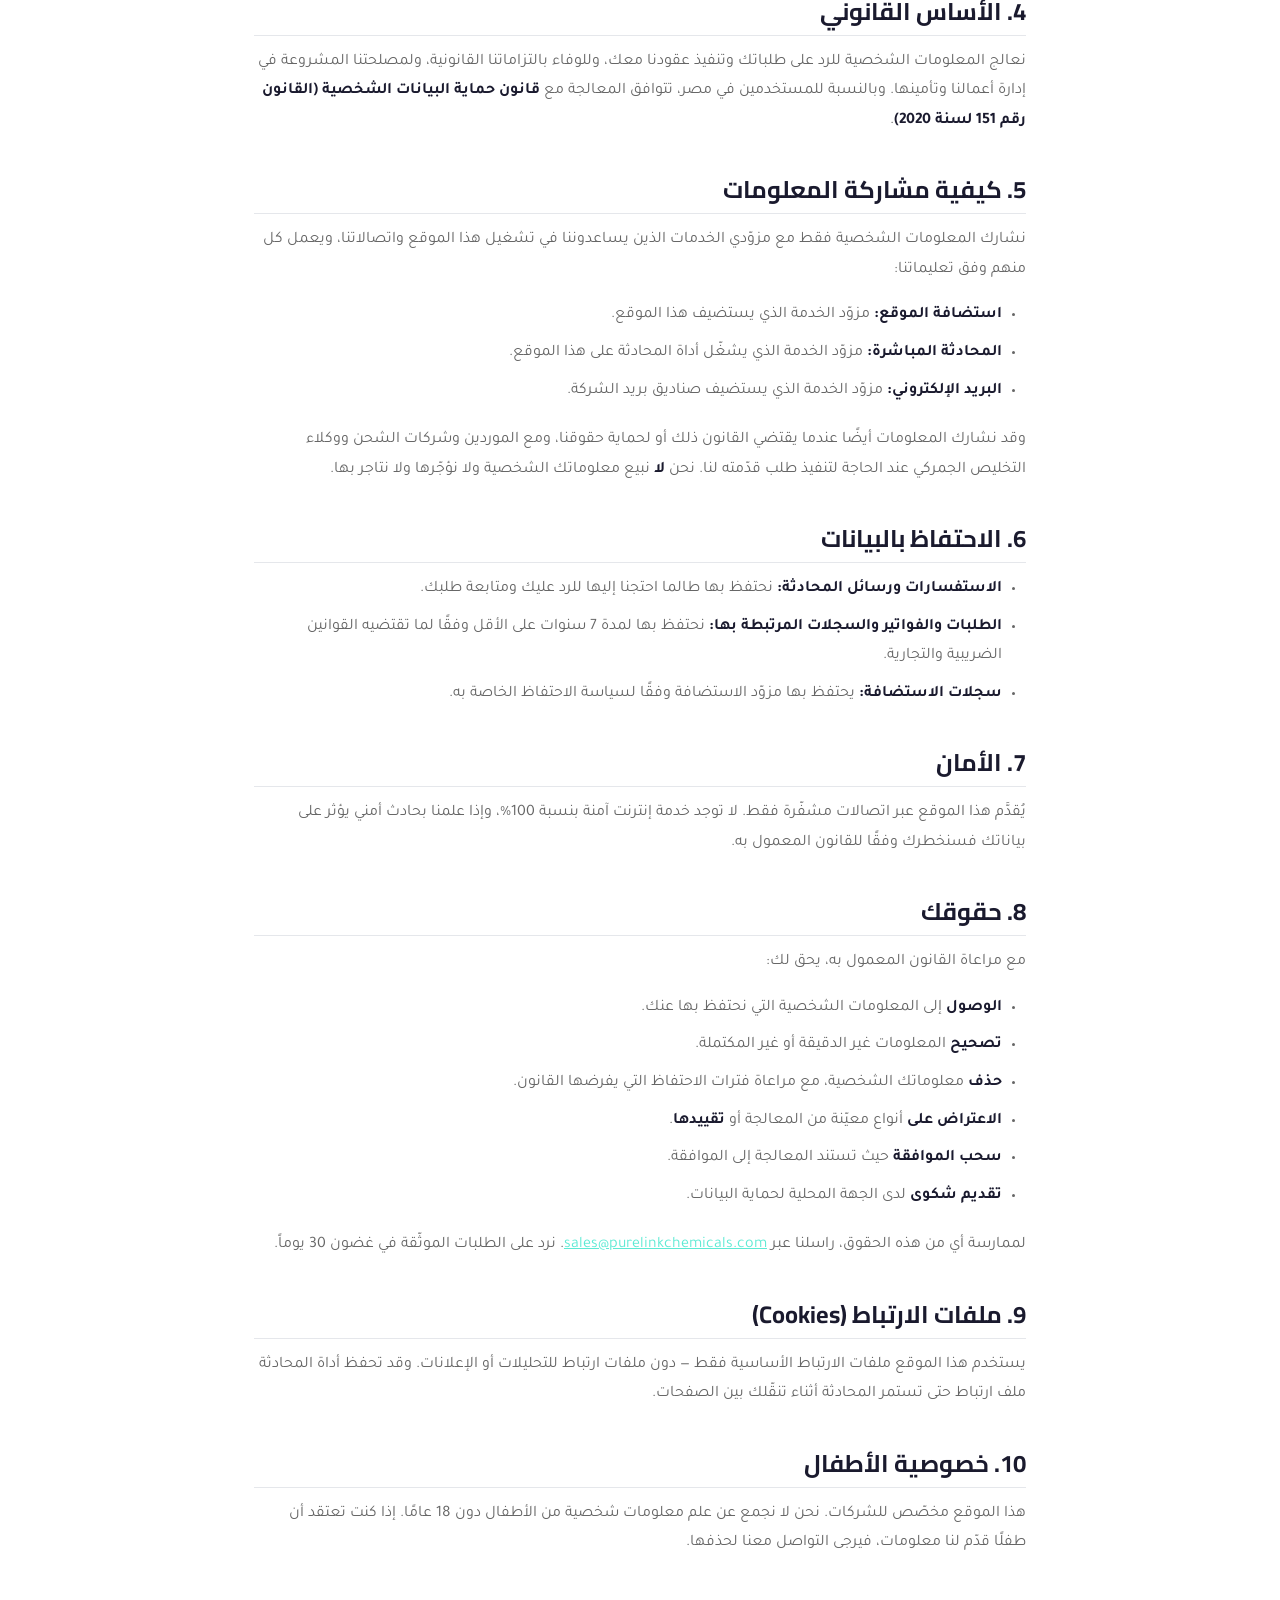
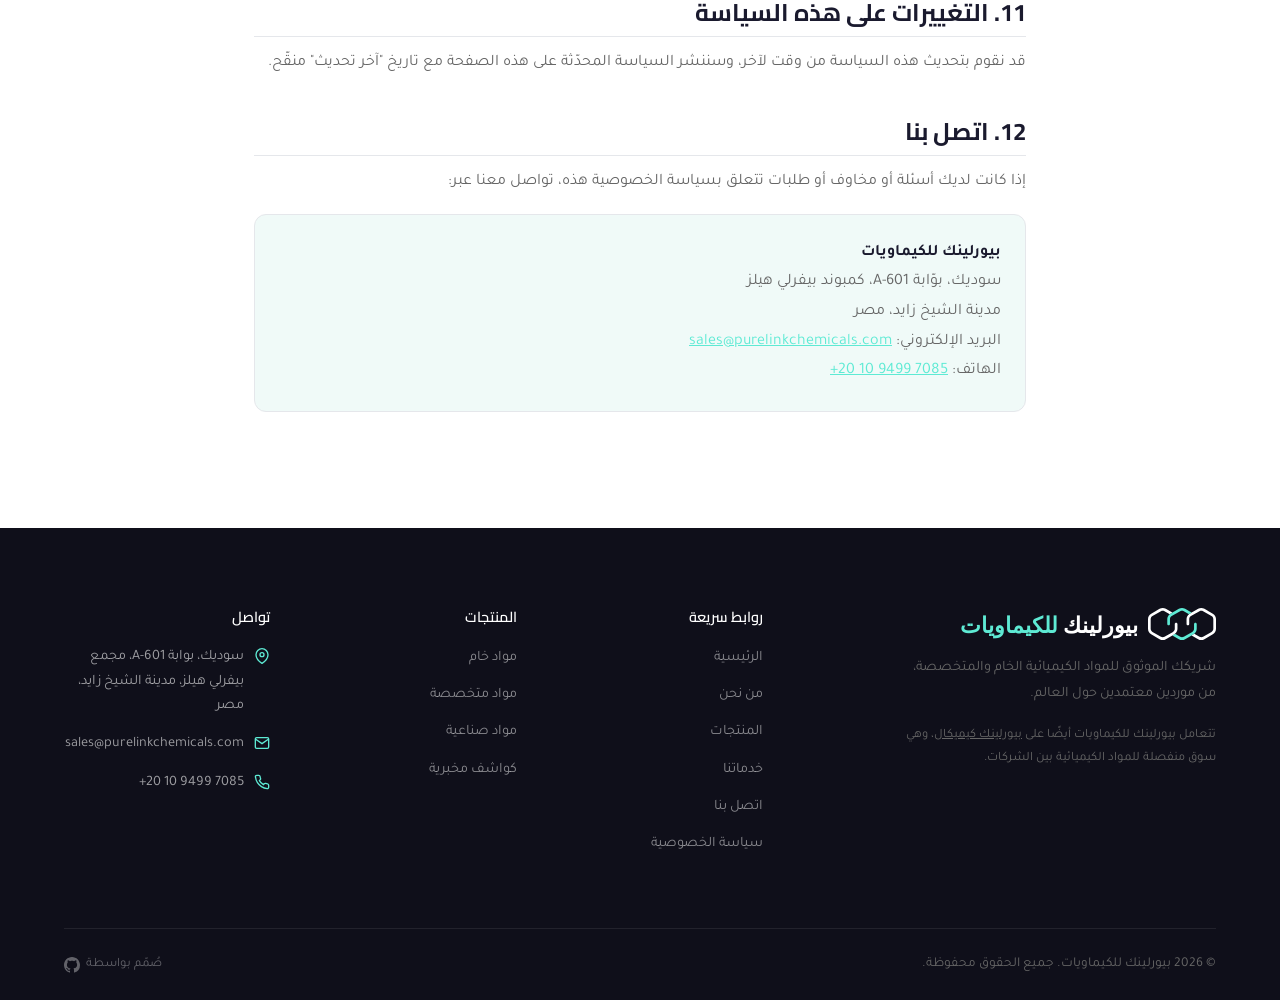
<file: privacy-ar.html>
<!DOCTYPE html>
<html lang="ar" dir="rtl">
<head>
  <meta charset="UTF-8">
  <meta name="viewport" content="width=device-width, initial-scale=1.0">
  <meta name="description" content="سياسة الخصوصية لبيورلينك للكيماويات — كيف نجمع ونستخدم ونحمي معلوماتك الشخصية عند زيارتك لموقعنا أو تواصلك معنا.">
  <title>سياسة الخصوصية | بيورلينك للكيماويات</title>
  <link rel="preconnect" href="https://fonts.googleapis.com">
  <link rel="preconnect" href="https://fonts.gstatic.com" crossorigin>
  <link href="https://fonts.googleapis.com/css2?family=Inter:wght@300;400;500;600;700&family=Playfair+Display:wght@400;700&display=swap" rel="stylesheet">
  <link href="https://fonts.googleapis.com/css2?family=Cairo:wght@400;600;700&family=Tajawal:wght@300;400;500;700&display=swap" rel="stylesheet">
  <link rel="stylesheet" href="css/style.css">
  <link rel="icon" type="image/svg+xml" href="images/logo.svg">
  <link rel="icon" type="image/png" href="images/favicon.png">
  <link rel="alternate" hreflang="en" href="/privacy">
  <link rel="alternate" hreflang="ar" href="/privacy-ar">
  <link rel="alternate" hreflang="x-default" href="/privacy">
  <style>
    /* Scoped overrides for long-form legal text — keeps marketing pages untouched */
    .legal-content { font-size: 1rem; line-height: 1.85; color: var(--text-light); }
    .legal-content h2 {
      font-family: 'Cairo', 'Tajawal', sans-serif;
      font-size: 1.5rem;
      font-weight: 700;
      color: var(--secondary);
      margin-top: 2.5rem;
      margin-bottom: 0.75rem;
      padding-bottom: 0.5rem;
      border-bottom: 1px solid var(--border);
    }
    .legal-content h3 {
      font-family: 'Cairo', 'Tajawal', sans-serif;
      font-size: 1.15rem;
      font-weight: 600;
      color: var(--secondary);
      margin-top: 1.5rem;
      margin-bottom: 0.5rem;
    }
    .legal-content p { margin-bottom: 1rem; }
    .legal-content ul {
      list-style: disc;
      padding-right: 1.5rem;
      padding-left: 0;
      margin-bottom: 1.25rem;
    }
    .legal-content ul ul {
      list-style: circle;
      margin-top: 0.5rem;
      margin-bottom: 0.5rem;
    }
    .legal-content li { margin-bottom: 0.5rem; }
    .legal-content a { color: var(--accent); text-decoration: underline; }
    .legal-content a:hover { color: var(--primary); }
    .legal-content code {
      font-family: ui-monospace, SFMono-Regular, Menlo, monospace;
      font-size: 0.9em;
      background: var(--light-bg);
      padding: 2px 6px;
      border-radius: 4px;
      direction: ltr;
      unicode-bidi: isolate;
    }
    .legal-content strong { color: var(--secondary); font-weight: 600; }
  </style>
</head>
<body>

  <!-- Top Bar -->
  <div class="topbar">
    <div class="container flex flex--between">
      <div class="topbar__left">
        <div class="topbar__item">
          <svg viewBox="0 0 24 24" fill="none" stroke="currentColor" stroke-width="2"><path d="M4 4h16c1.1 0 2 .9 2 2v12c0 1.1-.9 2-2 2H4c-1.1 0-2-.9-2-2V6c0-1.1.9-2 2-2z"/><polyline points="22,6 12,13 2,6"/></svg>
          <a href="mailto:sales@purelinkchemicals.com">sales@purelinkchemicals.com</a>
        </div>
        <div class="topbar__item">
          <svg viewBox="0 0 24 24" fill="none" stroke="currentColor" stroke-width="2"><path d="M22 16.92v3a2 2 0 0 1-2.18 2 19.79 19.79 0 0 1-8.63-3.07 19.5 19.5 0 0 1-6-6 19.79 19.79 0 0 1-3.07-8.67A2 2 0 0 1 4.11 2h3a2 2 0 0 1 2 1.72c.127.96.361 1.903.7 2.81a2 2 0 0 1-.45 2.11L8.09 9.91a16 16 0 0 0 6 6l1.27-1.27a2 2 0 0 1 2.11-.45c.907.339 1.85.573 2.81.7A2 2 0 0 1 22 16.92z"/></svg>
          <a href="tel:+201094997085" dir="ltr">+20 10 9499 7085</a>
        </div>
      </div>
      <div class="topbar__right">
        <a href="/privacy" class="topbar__lang" hreflang="en" lang="en">English</a>
        <div class="topbar__social">
          <a href="#" aria-label="LinkedIn"><svg viewBox="0 0 24 24"><path d="M16 8a6 6 0 0 1 6 6v7h-4v-7a2 2 0 0 0-2-2 2 2 0 0 0-2 2v7h-4v-7a6 6 0 0 1 6-6z M2 9h4v12H2z M4 2a2 2 0 1 1 0 4 2 2 0 0 1 0-4z"/></svg></a>
          <a href="#" aria-label="Facebook"><svg viewBox="0 0 24 24"><path d="M18 2h-3a5 5 0 0 0-5 5v3H7v4h3v8h4v-8h3l1-4h-4V7a1 1 0 0 1 1-1h3z"/></svg></a>
        </div>
      </div>
    </div>
  </div>

  <!-- Header -->
  <header class="header">
    <div class="header__inner">
      <a href="/" class="header__logo">
        <img src="images/logo.svg" alt="PureLink Chemicals">
        <span class="header__logo-text">بيورلينك <span>للكيماويات</span></span>
      </a>
      <nav class="nav" id="nav">
        <a href="/index-ar" class="nav__link">الرئيسية</a>
        <a href="/about-ar" class="nav__link">من نحن</a>
        <a href="/products-ar" class="nav__link">المنتجات</a>
        <a href="/services-ar" class="nav__link">خدماتنا</a>
        <a href="/contact-ar" class="nav__link">اتصل بنا</a>
      </nav>
      <button class="nav-toggle" aria-label="Toggle navigation">
        <span></span><span></span><span></span>
      </button>
    </div>
  </header>

  <!-- Page Hero -->
  <section class="page-hero">
    <div class="container">
      <h1 class="page-hero__title">سياسة الخصوصية</h1>
      <div class="page-hero__breadcrumb">
        <a href="/index-ar">الرئيسية</a>
        <span>/</span>
        <span>سياسة الخصوصية</span>
      </div>
    </div>
  </section>

  <!-- Privacy Content -->
  <section class="section">
    <div class="container legal-content" style="max-width: 820px;">

      <p style="color: var(--text-muted); font-size: 0.9rem; margin-bottom: 2rem;">
        <strong>آخر تحديث:</strong> 1 أكتوبر 2026<br>
        <strong>تاريخ السريان:</strong> 1 أكتوبر 2026
      </p>

      <p style="background: var(--light-bg); border-radius: var(--radius-md); padding: 20px 24px; border: 1px solid var(--border); margin-bottom: 2rem;">
        <strong>تبحث عن سوق بيورلينك كيميكال أو تطبيقها لنظام أندرويد؟</strong> بيورلينك كيميكال سوق منفصلة للمواد الكيميائية بين الشركات، ولها سياسة خصوصية خاصة بها على <a href="https://purelinkchemical.com/privacy">purelinkchemical.com/privacy</a>. تغطي هذه الصفحة موقع بيورلينك للكيماويات وتواصلنا المباشر معك فقط.
      </p>

      <p>توضح سياسة الخصوصية هذه كيف تقوم <strong>بيورلينك للكيماويات</strong> ("نحن" أو "لنا") بجمع المعلومات الشخصية واستخدامها وحمايتها عند زيارتك لموقعنا <a href="https://purelinkchemicals.com">purelinkchemicals.com</a> أو تواصلك معنا عبر البريد الإلكتروني أو الهاتف أو المحادثة على هذا الموقع.</p>

      <h2>1. من نحن</h2>
      <p><strong>بيورلينك للكيماويات</strong> شركة لتجارة المواد الكيميائية، ويقع مقرّها المسجّل في سوديك، بوّابة A-601، كمبوند بيفرلي هيلز، مدينة الشيخ زايد، مصر. للأسئلة المتعلقة بالخصوصية، راسلنا عبر <a href="mailto:sales@purelinkchemicals.com">sales@purelinkchemicals.com</a>.</p>

      <h2>2. المعلومات التي نجمعها</h2>
      <ul>
        <li><strong>ما ترسله إلينا:</strong> عند مراسلتنا أو الاتصال بنا أو التحدث معنا، نتلقى ما تختار مشاركته — وعادةً ما يشمل اسمك وشركتك وبريدك الإلكتروني ورقم هاتفك وتفاصيل استفسارك أو طلبك.</li>
        <li><strong>المحادثة على الموقع:</strong> الرسائل وأي بيانات اتصال تشاركها في أداة المحادثة على هذا الموقع.</li>
        <li><strong>البيانات التقنية:</strong> يحتفظ مزوّد الاستضافة لدينا بسجلات الطلبات المعتادة (عنوان IP، والصفحات المطلوبة، ونوع المتصفح) لأغراض الأمان ولضمان عمل الموقع.</li>
      </ul>
      <p>نحن <strong>لا</strong> نستخدم أدوات تتبّع إعلانية أو بكسلات تسويقية على هذا الموقع، و<strong>لا</strong> نبيع معلوماتك الشخصية.</p>

      <h2>3. كيف نستخدم معلوماتك</h2>
      <ul>
        <li>للرد على استفساراتك وإرسال عروض الأسعار إليك.</li>
        <li>لمعالجة الطلبات التي تقدّمها لنا وتوصيلها، بما في ذلك الفواتير والتوثيق واللوجستيات.</li>
        <li>للاحتفاظ بالسجلات التي تتطلبها القوانين الضريبية والتجارية والتنظيمية.</li>
        <li>للحفاظ على أمان هذا الموقع واستمرار عمله.</li>
      </ul>

      <h2>4. الأساس القانوني</h2>
      <p>نعالج المعلومات الشخصية للرد على طلباتك وتنفيذ عقودنا معك، وللوفاء بالتزاماتنا القانونية، ولمصلحتنا المشروعة في إدارة أعمالنا وتأمينها. وبالنسبة للمستخدمين في مصر، تتوافق المعالجة مع <strong>قانون حماية البيانات الشخصية (القانون رقم 151 لسنة 2020)</strong>.</p>

      <h2>5. كيفية مشاركة المعلومات</h2>
      <p>نشارك المعلومات الشخصية فقط مع مزوّدي الخدمات الذين يساعدوننا في تشغيل هذا الموقع واتصالاتنا، ويعمل كل منهم وفق تعليماتنا:</p>
      <ul>
        <li><strong>استضافة الموقع:</strong> مزوّد الخدمة الذي يستضيف هذا الموقع.</li>
        <li><strong>المحادثة المباشرة:</strong> مزوّد الخدمة الذي يشغّل أداة المحادثة على هذا الموقع.</li>
        <li><strong>البريد الإلكتروني:</strong> مزوّد الخدمة الذي يستضيف صناديق بريد الشركة.</li>
      </ul>
      <p>وقد نشارك المعلومات أيضًا عندما يقتضي القانون ذلك أو لحماية حقوقنا، ومع الموردين وشركات الشحن ووكلاء التخليص الجمركي عند الحاجة لتنفيذ طلب قدّمته لنا. نحن <strong>لا</strong> نبيع معلوماتك الشخصية ولا نؤجّرها ولا نتاجر بها.</p>

      <h2>6. الاحتفاظ بالبيانات</h2>
      <ul>
        <li><strong>الاستفسارات ورسائل المحادثة:</strong> نحتفظ بها طالما احتجنا إليها للرد عليك ومتابعة طلبك.</li>
        <li><strong>الطلبات والفواتير والسجلات المرتبطة بها:</strong> نحتفظ بها لمدة 7 سنوات على الأقل وفقًا لما تقتضيه القوانين الضريبية والتجارية.</li>
        <li><strong>سجلات الاستضافة:</strong> يحتفظ بها مزوّد الاستضافة وفقًا لسياسة الاحتفاظ الخاصة به.</li>
      </ul>

      <h2>7. الأمان</h2>
      <p>يُقدَّم هذا الموقع عبر اتصالات مشفّرة فقط. لا توجد خدمة إنترنت آمنة بنسبة 100%، وإذا علمنا بحادث أمني يؤثر على بياناتك فسنخطرك وفقًا للقانون المعمول به.</p>

      <h2>8. حقوقك</h2>
      <p>مع مراعاة القانون المعمول به، يحق لك:</p>
      <ul>
        <li><strong>الوصول</strong> إلى المعلومات الشخصية التي نحتفظ بها عنك.</li>
        <li><strong>تصحيح</strong> المعلومات غير الدقيقة أو غير المكتملة.</li>
        <li><strong>حذف</strong> معلوماتك الشخصية، مع مراعاة فترات الاحتفاظ التي يفرضها القانون.</li>
        <li><strong>الاعتراض على</strong> أنواع معيّنة من المعالجة أو <strong>تقييدها</strong>.</li>
        <li><strong>سحب الموافقة</strong> حيث تستند المعالجة إلى الموافقة.</li>
        <li><strong>تقديم شكوى</strong> لدى الجهة المحلية لحماية البيانات.</li>
      </ul>
      <p>لممارسة أي من هذه الحقوق، راسلنا عبر <a href="mailto:sales@purelinkchemicals.com">sales@purelinkchemicals.com</a>. نرد على الطلبات الموثّقة في غضون 30 يوماً.</p>

      <h2>9. ملفات الارتباط (Cookies)</h2>
      <p>يستخدم هذا الموقع ملفات الارتباط الأساسية فقط — دون ملفات ارتباط للتحليلات أو الإعلانات. وقد تحفظ أداة المحادثة ملف ارتباط حتى تستمر المحادثة أثناء تنقّلك بين الصفحات.</p>

      <h2>10. خصوصية الأطفال</h2>
      <p>هذا الموقع مخصّص للشركات. نحن لا نجمع عن علم معلومات شخصية من الأطفال دون 18 عامًا. إذا كنت تعتقد أن طفلًا قدّم لنا معلومات، فيرجى التواصل معنا لحذفها.</p>

      <h2>11. التغييرات على هذه السياسة</h2>
      <p>قد نقوم بتحديث هذه السياسة من وقت لآخر، وسننشر السياسة المحدّثة على هذه الصفحة مع تاريخ "آخر تحديث" منقّح.</p>

      <h2>12. اتصل بنا</h2>
      <p>إذا كانت لديك أسئلة أو مخاوف أو طلبات تتعلق بسياسة الخصوصية هذه، تواصل معنا عبر:</p>
      <p style="background: var(--light-bg); border-radius: var(--radius-md); padding: 24px; border: 1px solid var(--border); margin-top: 16px;">
        <strong>بيورلينك للكيماويات</strong><br>
        سوديك، بوّابة A-601، كمبوند بيفرلي هيلز<br>
        مدينة الشيخ زايد، مصر<br>
        البريد الإلكتروني: <a href="mailto:sales@purelinkchemicals.com">sales@purelinkchemicals.com</a><br>
        الهاتف: <a href="tel:+201094997085" dir="ltr">+20 10 9499 7085</a>
      </p>

    </div>
  </section>

  <!-- Footer -->
  <footer class="footer">
    <div class="container">
      <div class="footer__grid">
        <div>
          <div class="footer__logo">
            <img src="images/logo-white.svg" alt="PureLink Chemicals">
            <div class="footer__logo-text">بيورلينك <span>للكيماويات</span></div>
          </div>
          <p class="footer__brand-text">شريكك الموثوق للمواد الكيميائية الخام والمتخصصة، من موردين معتمدين حول العالم.</p>
          <p class="footer__brand-text" style="margin-top: 12px; font-size: 0.8rem;">تتعامل بيورلينك للكيماويات أيضًا على <a href="https://purelinkchemical.com/" target="_blank" rel="noopener" style="color: inherit; text-decoration: underline;">بيورلينك كيميكال</a>، وهي سوق منفصلة للمواد الكيميائية بين الشركات.</p>
        </div>
        <div>
          <h4 class="footer__title">روابط سريعة</h4>
          <ul class="footer__links">
            <li><a href="/index-ar">الرئيسية</a></li>
            <li><a href="/about-ar">من نحن</a></li>
            <li><a href="/products-ar">المنتجات</a></li>
            <li><a href="/services-ar">خدماتنا</a></li>
            <li><a href="/contact-ar">اتصل بنا</a></li>
            <li><a href="/privacy-ar">سياسة الخصوصية</a></li>
          </ul>
        </div>
        <div>
          <h4 class="footer__title">المنتجات</h4>
          <ul class="footer__links">
            <li><a href="/products-ar">مواد خام</a></li>
            <li><a href="/products-ar">مواد متخصصة</a></li>
            <li><a href="/products-ar">مواد صناعية</a></li>
            <li><a href="/products-ar">كواشف مخبرية</a></li>
          </ul>
        </div>
        <div>
          <h4 class="footer__title">تواصل</h4>
          <div class="footer__contact-item">
            <svg viewBox="0 0 24 24" fill="none" stroke-width="2"><path d="M21 10c0 7-9 13-9 13s-9-6-9-13a9 9 0 0 1 18 0z"/><circle cx="12" cy="10" r="3"/></svg>
            <span>سوديك، بوابة A-601، مجمع بيفرلي هيلز، مدينة الشيخ زايد، مصر</span>
          </div>
          <div class="footer__contact-item">
            <svg viewBox="0 0 24 24" fill="none" stroke-width="2"><path d="M4 4h16c1.1 0 2 .9 2 2v12c0 1.1-.9 2-2 2H4c-1.1 0-2-.9-2-2V6c0-1.1.9-2 2-2z"/><polyline points="22,6 12,13 2,6"/></svg>
            <a href="mailto:sales@purelinkchemicals.com">sales@purelinkchemicals.com</a>
          </div>
          <div class="footer__contact-item">
            <svg viewBox="0 0 24 24" fill="none" stroke-width="2"><path d="M22 16.92v3a2 2 0 0 1-2.18 2 19.79 19.79 0 0 1-8.63-3.07 19.5 19.5 0 0 1-6-6 19.79 19.79 0 0 1-3.07-8.67A2 2 0 0 1 4.11 2h3a2 2 0 0 1 2 1.72c.127.96.361 1.903.7 2.81a2 2 0 0 1-.45 2.11L8.09 9.91a16 16 0 0 0 6 6l1.27-1.27a2 2 0 0 1 2.11-.45c.907.339 1.85.573 2.81.7A2 2 0 0 1 22 16.92z"/></svg>
            <a href="tel:+201094997085" dir="ltr">+20 10 9499 7085</a>
          </div>
        </div>
      </div>
      <div class="footer__bottom">
        <p>&copy; 2026 بيورلينك للكيماويات. جميع الحقوق محفوظة.</p>
        <a href="https://github.com/ahmed0magdy" target="_blank" rel="noopener noreferrer" class="footer__credit-link">صُمّم بواسطة <svg viewBox="0 0 24 24" fill="currentColor"><path d="M12 0C5.37 0 0 5.37 0 12c0 5.31 3.435 9.795 8.205 11.385.6.105.825-.255.825-.57 0-.285-.015-1.23-.015-2.235-3.015.555-3.795-.735-4.035-1.41-.135-.345-.72-1.41-1.23-1.695-.42-.225-1.02-.78-.015-.795.945-.015 1.62.87 1.845 1.23 1.08 1.815 2.805 1.305 3.495.99.105-.78.42-1.305.765-1.605-2.67-.3-5.46-1.335-5.46-5.925 0-1.305.465-2.385 1.23-3.225-.12-.3-.54-1.53.12-3.18 0 0 1.005-.315 3.3 1.23.96-.27 1.98-.405 3-.405s2.04.135 3 .405c2.295-1.56 3.3-1.23 3.3-1.23.66 1.65.24 2.88.12 3.18.765.84 1.23 1.905 1.23 3.225 0 4.605-2.805 5.625-5.475 5.925.435.375.81 1.095.81 2.22 0 1.605-.015 2.895-.015 3.3 0 .315.225.69.825.57A12.02 12.02 0 0 0 24 12c0-6.63-5.37-12-12-12z"/></svg></a>
      </div>
    </div>
  </footer>

  <button class="back-to-top" aria-label="Back to top">
    <svg viewBox="0 0 24 24" stroke-width="2"><polyline points="18 15 12 9 6 15"/></svg>
  </button>

  <script src="js/main.js"></script>
  <script src="js/support-chat.js" defer></script>
</body>
</html>
</file>
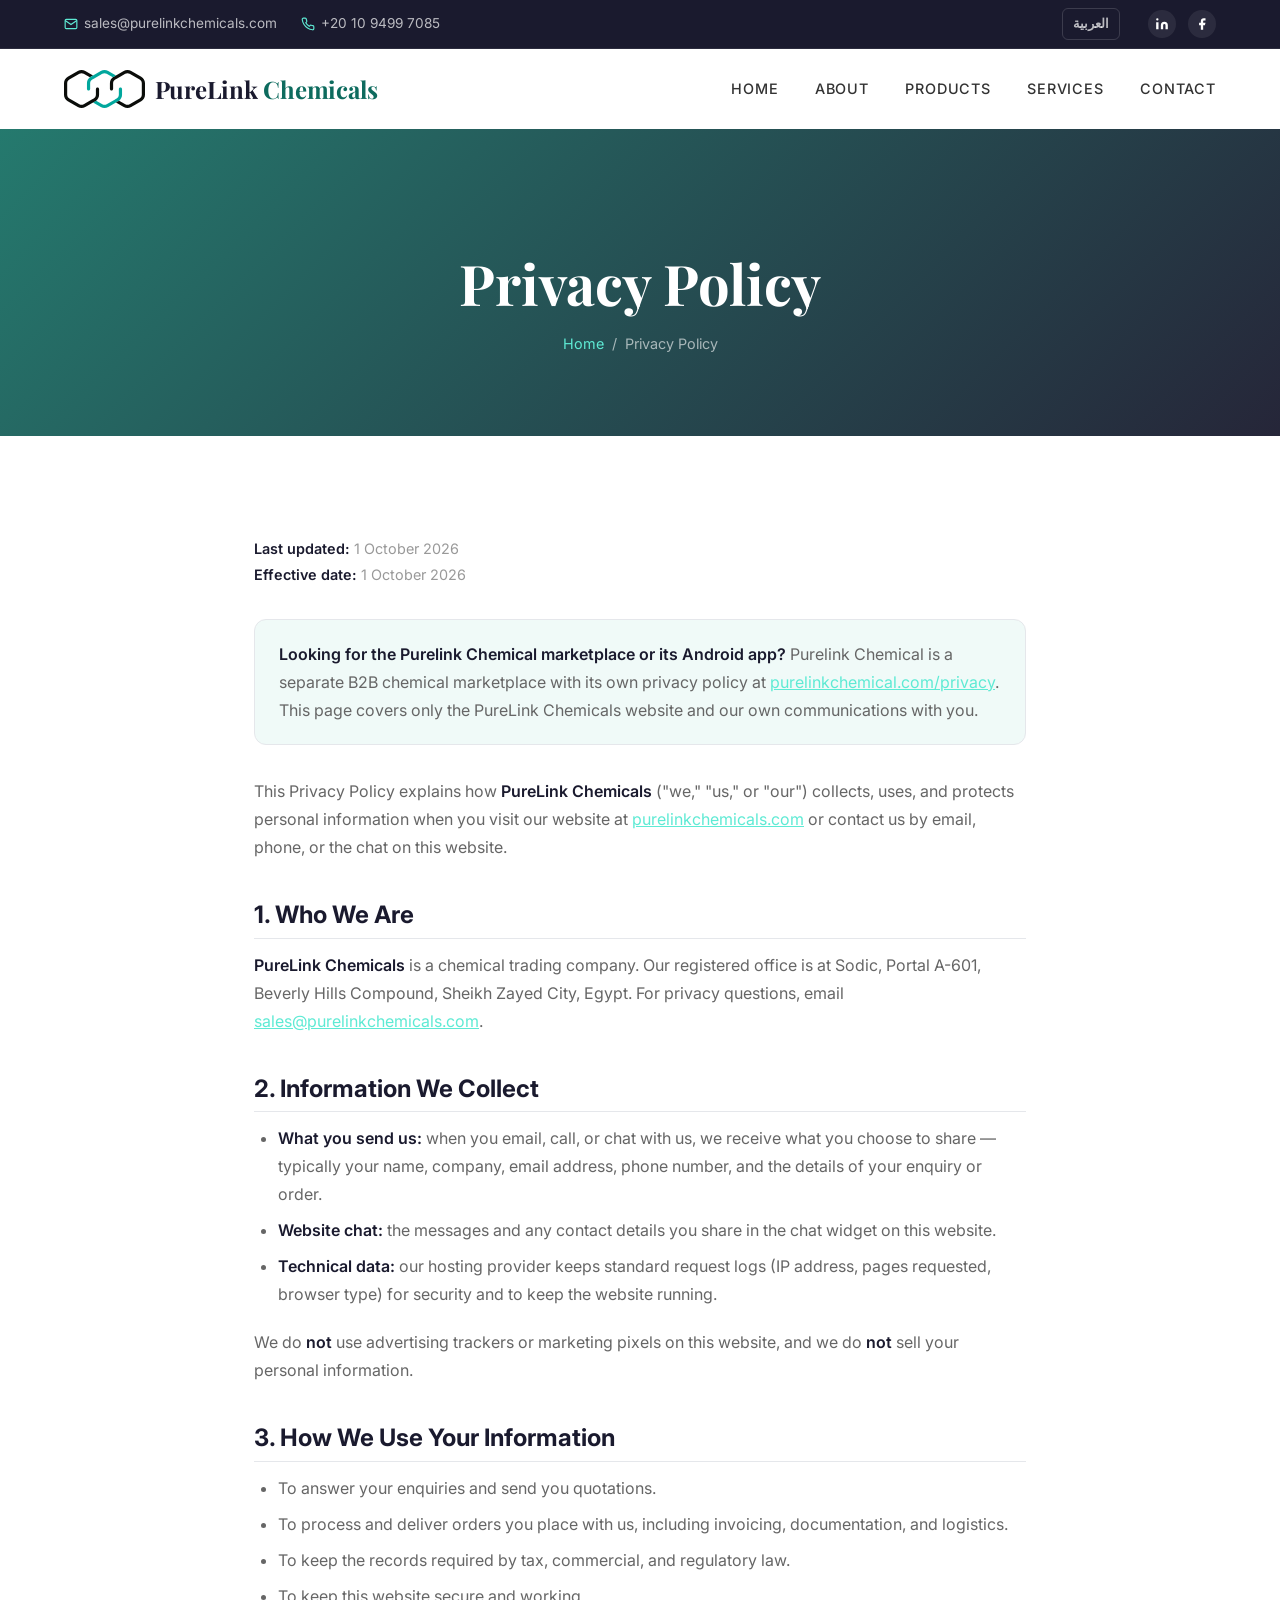
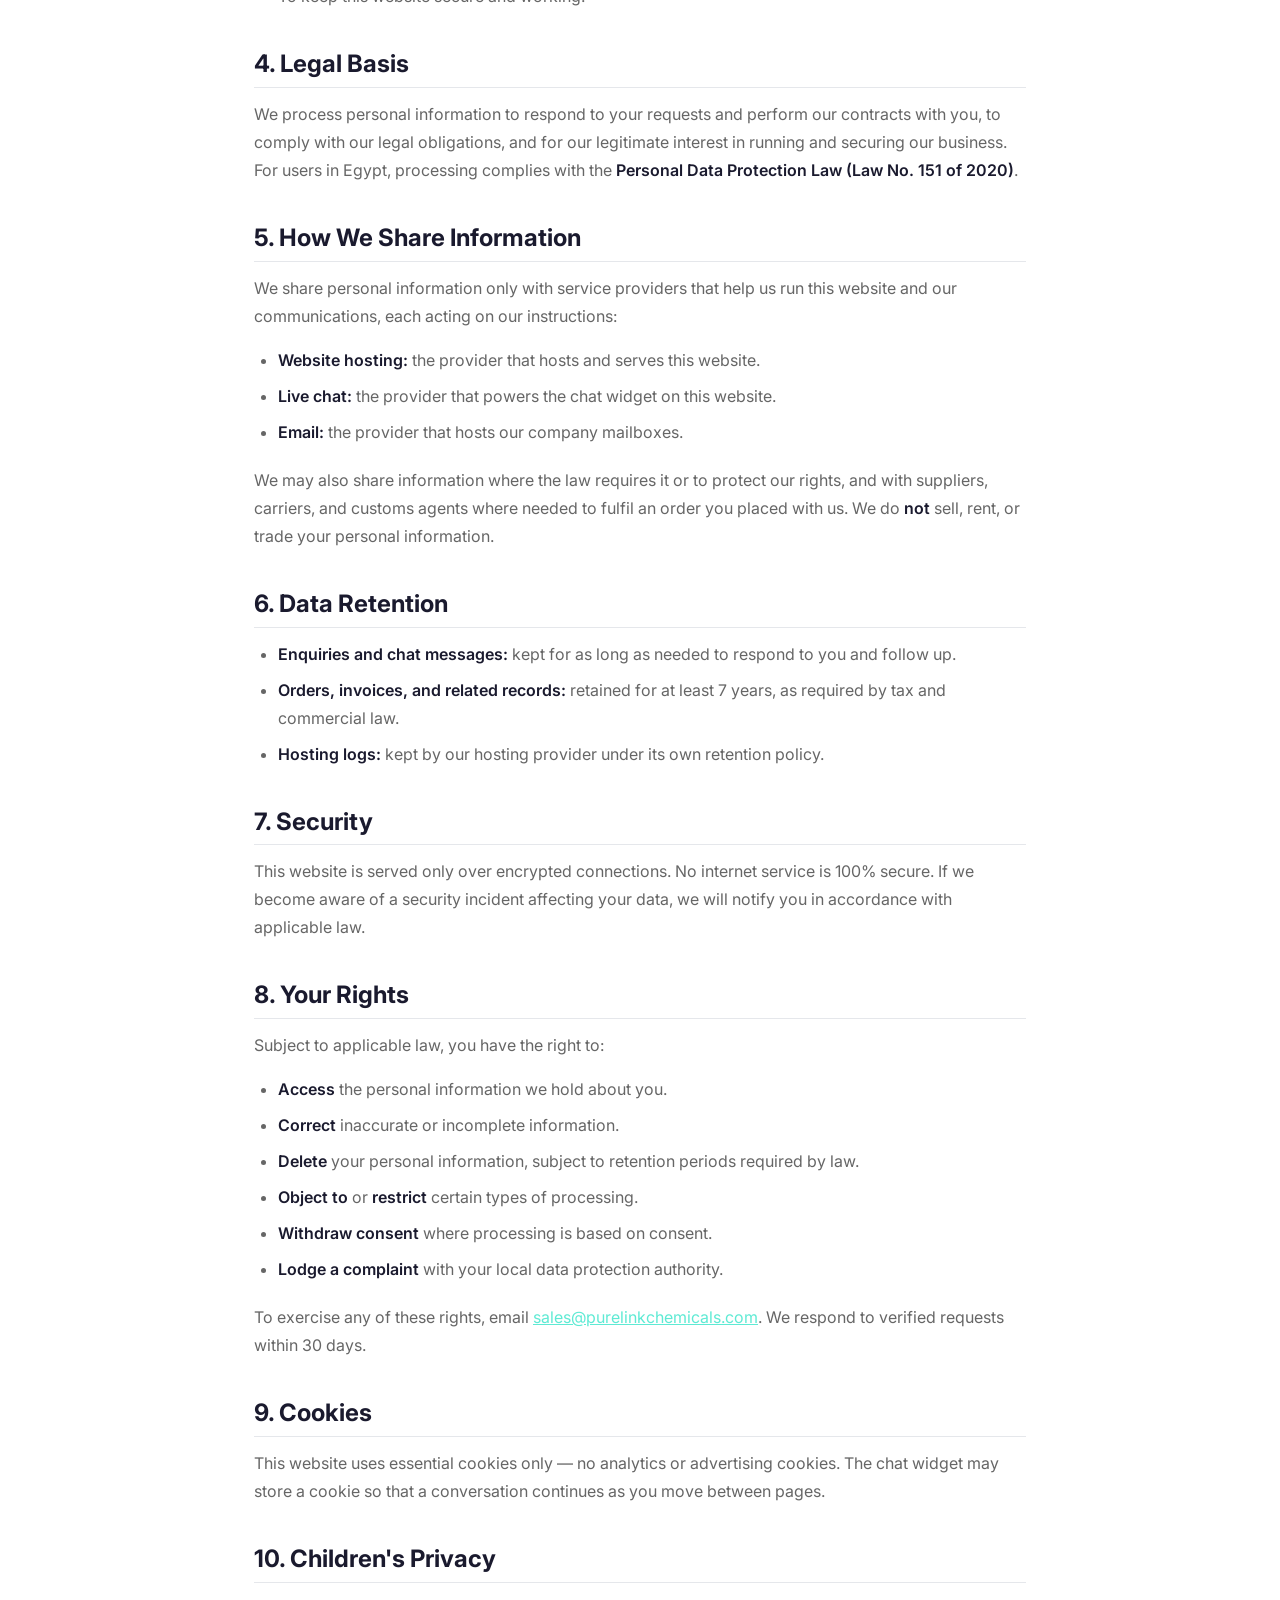
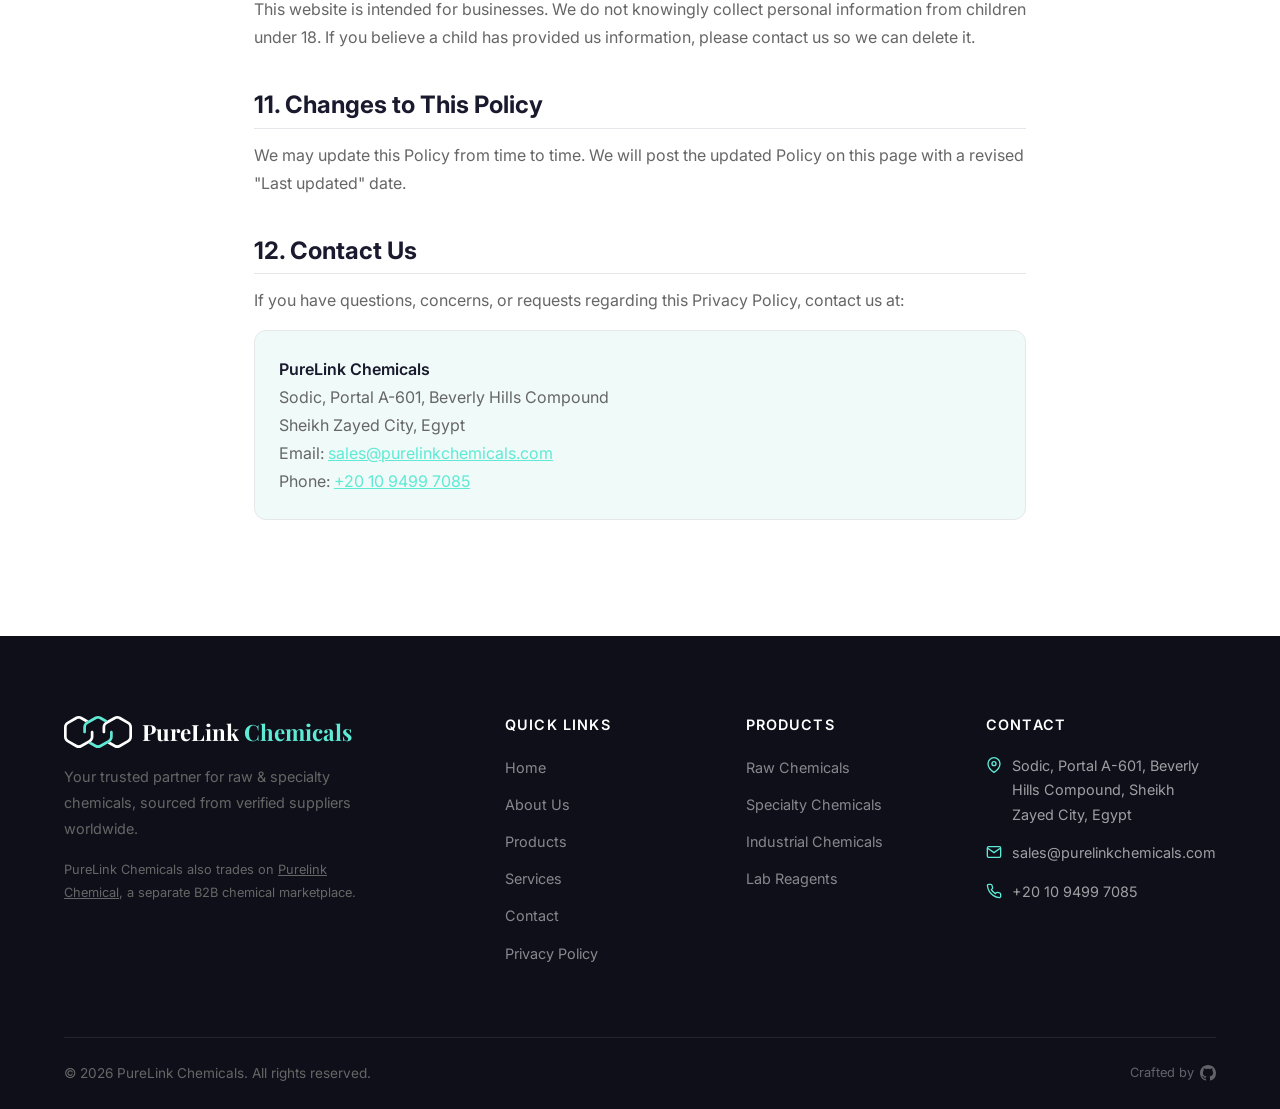
<file: privacy.html>
<!DOCTYPE html>
<html lang="en">
<head>
  <meta charset="UTF-8">
  <meta name="viewport" content="width=device-width, initial-scale=1.0">
  <meta name="description" content="Privacy Policy for PureLink Chemicals — how we collect, use, and protect your personal information when you visit our website or contact us.">
  <title>Privacy Policy | PureLink Chemicals</title>
  <link rel="preconnect" href="https://fonts.googleapis.com">
  <link rel="preconnect" href="https://fonts.gstatic.com" crossorigin>
  <link href="https://fonts.googleapis.com/css2?family=Inter:wght@300;400;500;600;700&family=Playfair+Display:wght@400;700&display=swap" rel="stylesheet">
  <link rel="stylesheet" href="css/style.css">
  <link rel="icon" type="image/svg+xml" href="images/logo.svg">
  <link rel="icon" type="image/png" href="images/favicon.png">
  <link rel="alternate" hreflang="en" href="/privacy">
  <link rel="alternate" hreflang="ar" href="/privacy-ar">
  <link rel="alternate" hreflang="x-default" href="/privacy">
  <style>
    /* Scoped overrides for long-form legal text — keeps marketing pages untouched */
    .legal-content { font-size: 1rem; line-height: 1.75; color: var(--text-light); }
    .legal-content h2 {
      font-family: 'Inter', sans-serif;
      font-size: 1.5rem;
      font-weight: 700;
      color: var(--secondary);
      margin-top: 2.5rem;
      margin-bottom: 0.75rem;
      padding-bottom: 0.5rem;
      border-bottom: 1px solid var(--border);
    }
    .legal-content h3 {
      font-family: 'Inter', sans-serif;
      font-size: 1.125rem;
      font-weight: 600;
      color: var(--secondary);
      margin-top: 1.5rem;
      margin-bottom: 0.5rem;
    }
    .legal-content p { margin-bottom: 1rem; }
    .legal-content ul {
      list-style: disc;
      padding-left: 1.5rem;
      margin-bottom: 1.25rem;
    }
    .legal-content ul ul {
      list-style: circle;
      margin-top: 0.5rem;
      margin-bottom: 0.5rem;
    }
    .legal-content li { margin-bottom: 0.5rem; }
    .legal-content a { color: var(--accent); text-decoration: underline; }
    .legal-content a:hover { color: var(--primary); }
    .legal-content code {
      font-family: ui-monospace, SFMono-Regular, Menlo, monospace;
      font-size: 0.9em;
      background: var(--light-bg);
      padding: 2px 6px;
      border-radius: 4px;
    }
    .legal-content strong { color: var(--secondary); font-weight: 600; }
    [dir="rtl"] .legal-content ul { padding-left: 0; padding-right: 1.5rem; }
  </style>
</head>
<body>

  <!-- Top Bar -->
  <div class="topbar">
    <div class="container flex flex--between">
      <div class="topbar__left">
        <div class="topbar__item">
          <svg viewBox="0 0 24 24" fill="none" stroke="currentColor" stroke-width="2"><path d="M4 4h16c1.1 0 2 .9 2 2v12c0 1.1-.9 2-2 2H4c-1.1 0-2-.9-2-2V6c0-1.1.9-2 2-2z"/><polyline points="22,6 12,13 2,6"/></svg>
          <a href="mailto:sales@purelinkchemicals.com">sales@purelinkchemicals.com</a>
        </div>
        <div class="topbar__item">
          <svg viewBox="0 0 24 24" fill="none" stroke="currentColor" stroke-width="2"><path d="M22 16.92v3a2 2 0 0 1-2.18 2 19.79 19.79 0 0 1-8.63-3.07 19.5 19.5 0 0 1-6-6 19.79 19.79 0 0 1-3.07-8.67A2 2 0 0 1 4.11 2h3a2 2 0 0 1 2 1.72c.127.96.361 1.903.7 2.81a2 2 0 0 1-.45 2.11L8.09 9.91a16 16 0 0 0 6 6l1.27-1.27a2 2 0 0 1 2.11-.45c.907.339 1.85.573 2.81.7A2 2 0 0 1 22 16.92z"/></svg>
          <a href="tel:+201094997085">+20 10 9499 7085</a>
        </div>
      </div>
      <div class="topbar__right">
        <a href="/privacy-ar" class="topbar__lang" hreflang="ar" lang="ar">العربية</a>
        <div class="topbar__social">
          <a href="#" aria-label="LinkedIn"><svg viewBox="0 0 24 24"><path d="M16 8a6 6 0 0 1 6 6v7h-4v-7a2 2 0 0 0-2-2 2 2 0 0 0-2 2v7h-4v-7a6 6 0 0 1 6-6z M2 9h4v12H2z M4 2a2 2 0 1 1 0 4 2 2 0 0 1 0-4z"/></svg></a>
          <a href="#" aria-label="Facebook"><svg viewBox="0 0 24 24"><path d="M18 2h-3a5 5 0 0 0-5 5v3H7v4h3v8h4v-8h3l1-4h-4V7a1 1 0 0 1 1-1h3z"/></svg></a>
        </div>
      </div>
    </div>
  </div>

  <!-- Header -->
  <header class="header">
    <div class="header__inner">
      <a href="/" class="header__logo">
        <img src="images/logo.svg" alt="PureLink Chemicals">
        <span class="header__logo-text">PureLink <span>Chemicals</span></span>
      </a>
      <nav class="nav" id="nav">
        <a href="/" class="nav__link">Home</a>
        <a href="/about" class="nav__link">About</a>
        <a href="/products" class="nav__link">Products</a>
        <a href="/services" class="nav__link">Services</a>
        <a href="/contact" class="nav__link">Contact</a>
      </nav>
      <button class="nav-toggle" aria-label="Toggle navigation">
        <span></span><span></span><span></span>
      </button>
    </div>
  </header>

  <!-- Page Hero -->
  <section class="page-hero">
    <div class="container">
      <h1 class="page-hero__title">Privacy Policy</h1>
      <div class="page-hero__breadcrumb">
        <a href="/">Home</a>
        <span>/</span>
        <span>Privacy Policy</span>
      </div>
    </div>
  </section>

  <!-- Privacy Content -->
  <section class="section">
    <div class="container legal-content" style="max-width: 820px;">

      <p style="color: var(--text-muted); font-size: 0.9rem; margin-bottom: 2rem;">
        <strong>Last updated:</strong> 1 October 2026<br>
        <strong>Effective date:</strong> 1 October 2026
      </p>

      <p style="background: var(--light-bg); border-radius: var(--radius-md); padding: 20px 24px; border: 1px solid var(--border); margin-bottom: 2rem;">
        <strong>Looking for the Purelink Chemical marketplace or its Android app?</strong> Purelink Chemical is a separate B2B chemical marketplace with its own privacy policy at <a href="https://purelinkchemical.com/privacy">purelinkchemical.com/privacy</a>. This page covers only the PureLink Chemicals website and our own communications with you.
      </p>

      <p>This Privacy Policy explains how <strong>PureLink Chemicals</strong> ("we," "us," or "our") collects, uses, and protects personal information when you visit our website at <a href="https://purelinkchemicals.com">purelinkchemicals.com</a> or contact us by email, phone, or the chat on this website.</p>

      <h2>1. Who We Are</h2>
      <p><strong>PureLink Chemicals</strong> is a chemical trading company. Our registered office is at Sodic, Portal A-601, Beverly Hills Compound, Sheikh Zayed City, Egypt. For privacy questions, email <a href="mailto:sales@purelinkchemicals.com">sales@purelinkchemicals.com</a>.</p>

      <h2>2. Information We Collect</h2>
      <ul>
        <li><strong>What you send us:</strong> when you email, call, or chat with us, we receive what you choose to share — typically your name, company, email address, phone number, and the details of your enquiry or order.</li>
        <li><strong>Website chat:</strong> the messages and any contact details you share in the chat widget on this website.</li>
        <li><strong>Technical data:</strong> our hosting provider keeps standard request logs (IP address, pages requested, browser type) for security and to keep the website running.</li>
      </ul>
      <p>We do <strong>not</strong> use advertising trackers or marketing pixels on this website, and we do <strong>not</strong> sell your personal information.</p>

      <h2>3. How We Use Your Information</h2>
      <ul>
        <li>To answer your enquiries and send you quotations.</li>
        <li>To process and deliver orders you place with us, including invoicing, documentation, and logistics.</li>
        <li>To keep the records required by tax, commercial, and regulatory law.</li>
        <li>To keep this website secure and working.</li>
      </ul>

      <h2>4. Legal Basis</h2>
      <p>We process personal information to respond to your requests and perform our contracts with you, to comply with our legal obligations, and for our legitimate interest in running and securing our business. For users in Egypt, processing complies with the <strong>Personal Data Protection Law (Law No. 151 of 2020)</strong>.</p>

      <h2>5. How We Share Information</h2>
      <p>We share personal information only with service providers that help us run this website and our communications, each acting on our instructions:</p>
      <ul>
        <li><strong>Website hosting:</strong> the provider that hosts and serves this website.</li>
        <li><strong>Live chat:</strong> the provider that powers the chat widget on this website.</li>
        <li><strong>Email:</strong> the provider that hosts our company mailboxes.</li>
      </ul>
      <p>We may also share information where the law requires it or to protect our rights, and with suppliers, carriers, and customs agents where needed to fulfil an order you placed with us. We do <strong>not</strong> sell, rent, or trade your personal information.</p>

      <h2>6. Data Retention</h2>
      <ul>
        <li><strong>Enquiries and chat messages:</strong> kept for as long as needed to respond to you and follow up.</li>
        <li><strong>Orders, invoices, and related records:</strong> retained for at least 7 years, as required by tax and commercial law.</li>
        <li><strong>Hosting logs:</strong> kept by our hosting provider under its own retention policy.</li>
      </ul>

      <h2>7. Security</h2>
      <p>This website is served only over encrypted connections. No internet service is 100% secure. If we become aware of a security incident affecting your data, we will notify you in accordance with applicable law.</p>

      <h2>8. Your Rights</h2>
      <p>Subject to applicable law, you have the right to:</p>
      <ul>
        <li><strong>Access</strong> the personal information we hold about you.</li>
        <li><strong>Correct</strong> inaccurate or incomplete information.</li>
        <li><strong>Delete</strong> your personal information, subject to retention periods required by law.</li>
        <li><strong>Object to</strong> or <strong>restrict</strong> certain types of processing.</li>
        <li><strong>Withdraw consent</strong> where processing is based on consent.</li>
        <li><strong>Lodge a complaint</strong> with your local data protection authority.</li>
      </ul>
      <p>To exercise any of these rights, email <a href="mailto:sales@purelinkchemicals.com">sales@purelinkchemicals.com</a>. We respond to verified requests within 30 days.</p>

      <h2>9. Cookies</h2>
      <p>This website uses essential cookies only — no analytics or advertising cookies. The chat widget may store a cookie so that a conversation continues as you move between pages.</p>

      <h2>10. Children's Privacy</h2>
      <p>This website is intended for businesses. We do not knowingly collect personal information from children under 18. If you believe a child has provided us information, please contact us so we can delete it.</p>

      <h2>11. Changes to This Policy</h2>
      <p>We may update this Policy from time to time. We will post the updated Policy on this page with a revised "Last updated" date.</p>

      <h2>12. Contact Us</h2>
      <p>If you have questions, concerns, or requests regarding this Privacy Policy, contact us at:</p>
      <p style="background: var(--light-bg); border-radius: var(--radius-md); padding: 24px; border: 1px solid var(--border); margin-top: 16px;">
        <strong>PureLink Chemicals</strong><br>
        Sodic, Portal A-601, Beverly Hills Compound<br>
        Sheikh Zayed City, Egypt<br>
        Email: <a href="mailto:sales@purelinkchemicals.com">sales@purelinkchemicals.com</a><br>
        Phone: <a href="tel:+201094997085">+20 10 9499 7085</a>
      </p>

    </div>
  </section>

  <!-- Footer -->
  <footer class="footer">
    <div class="container">
      <div class="footer__grid">
        <div>
          <div class="footer__logo">
            <img src="images/logo-white.svg" alt="PureLink Chemicals">
            <div class="footer__logo-text">PureLink <span>Chemicals</span></div>
          </div>
          <p class="footer__brand-text">Your trusted partner for raw & specialty chemicals, sourced from verified suppliers worldwide.</p>
          <p class="footer__brand-text" style="margin-top: 12px; font-size: 0.8rem;">PureLink Chemicals also trades on <a href="https://purelinkchemical.com/" target="_blank" rel="noopener" style="color: inherit; text-decoration: underline;">Purelink Chemical</a>, a separate B2B chemical marketplace.</p>
        </div>
        <div>
          <h4 class="footer__title">Quick Links</h4>
          <ul class="footer__links">
            <li><a href="/">Home</a></li>
            <li><a href="/about">About Us</a></li>
            <li><a href="/products">Products</a></li>
            <li><a href="/services">Services</a></li>
            <li><a href="/contact">Contact</a></li>
            <li><a href="/privacy">Privacy Policy</a></li>
          </ul>
        </div>
        <div>
          <h4 class="footer__title">Products</h4>
          <ul class="footer__links">
            <li><a href="/products">Raw Chemicals</a></li>
            <li><a href="/products">Specialty Chemicals</a></li>
            <li><a href="/products">Industrial Chemicals</a></li>
            <li><a href="/products">Lab Reagents</a></li>
          </ul>
        </div>
        <div>
          <h4 class="footer__title">Contact</h4>
          <div class="footer__contact-item">
            <svg viewBox="0 0 24 24" fill="none" stroke-width="2"><path d="M21 10c0 7-9 13-9 13s-9-6-9-13a9 9 0 0 1 18 0z"/><circle cx="12" cy="10" r="3"/></svg>
            <span>Sodic, Portal A-601, Beverly Hills Compound, Sheikh Zayed City, Egypt</span>
          </div>
          <div class="footer__contact-item">
            <svg viewBox="0 0 24 24" fill="none" stroke-width="2"><path d="M4 4h16c1.1 0 2 .9 2 2v12c0 1.1-.9 2-2 2H4c-1.1 0-2-.9-2-2V6c0-1.1.9-2 2-2z"/><polyline points="22,6 12,13 2,6"/></svg>
            <a href="mailto:sales@purelinkchemicals.com">sales@purelinkchemicals.com</a>
          </div>
          <div class="footer__contact-item">
            <svg viewBox="0 0 24 24" fill="none" stroke-width="2"><path d="M22 16.92v3a2 2 0 0 1-2.18 2 19.79 19.79 0 0 1-8.63-3.07 19.5 19.5 0 0 1-6-6 19.79 19.79 0 0 1-3.07-8.67A2 2 0 0 1 4.11 2h3a2 2 0 0 1 2 1.72c.127.96.361 1.903.7 2.81a2 2 0 0 1-.45 2.11L8.09 9.91a16 16 0 0 0 6 6l1.27-1.27a2 2 0 0 1 2.11-.45c.907.339 1.85.573 2.81.7A2 2 0 0 1 22 16.92z"/></svg>
            <a href="tel:+201094997085">+20 10 9499 7085</a>
          </div>
        </div>
      </div>
      <div class="footer__bottom">
        <p>&copy; 2026 PureLink Chemicals. All rights reserved.</p>
        <a href="https://github.com/ahmed0magdy" target="_blank" rel="noopener noreferrer" class="footer__credit-link">Crafted by <svg viewBox="0 0 24 24" fill="currentColor"><path d="M12 0C5.37 0 0 5.37 0 12c0 5.31 3.435 9.795 8.205 11.385.6.105.825-.255.825-.57 0-.285-.015-1.23-.015-2.235-3.015.555-3.795-.735-4.035-1.41-.135-.345-.72-1.41-1.23-1.695-.42-.225-1.02-.78-.015-.795.945-.015 1.62.87 1.845 1.23 1.08 1.815 2.805 1.305 3.495.99.105-.78.42-1.305.765-1.605-2.67-.3-5.46-1.335-5.46-5.925 0-1.305.465-2.385 1.23-3.225-.12-.3-.54-1.53.12-3.18 0 0 1.005-.315 3.3 1.23.96-.27 1.98-.405 3-.405s2.04.135 3 .405c2.295-1.56 3.3-1.23 3.3-1.23.66 1.65.24 2.88.12 3.18.765.84 1.23 1.905 1.23 3.225 0 4.605-2.805 5.625-5.475 5.925.435.375.81 1.095.81 2.22 0 1.605-.015 2.895-.015 3.3 0 .315.225.69.825.57A12.02 12.02 0 0 0 24 12c0-6.63-5.37-12-12-12z"/></svg></a>
      </div>
    </div>
  </footer>

  <button class="back-to-top" aria-label="Back to top">
    <svg viewBox="0 0 24 24" stroke-width="2"><polyline points="18 15 12 9 6 15"/></svg>
  </button>

  <script src="js/main.js"></script>
  <script src="js/support-chat.js" defer></script>
</body>
</html>
</file>
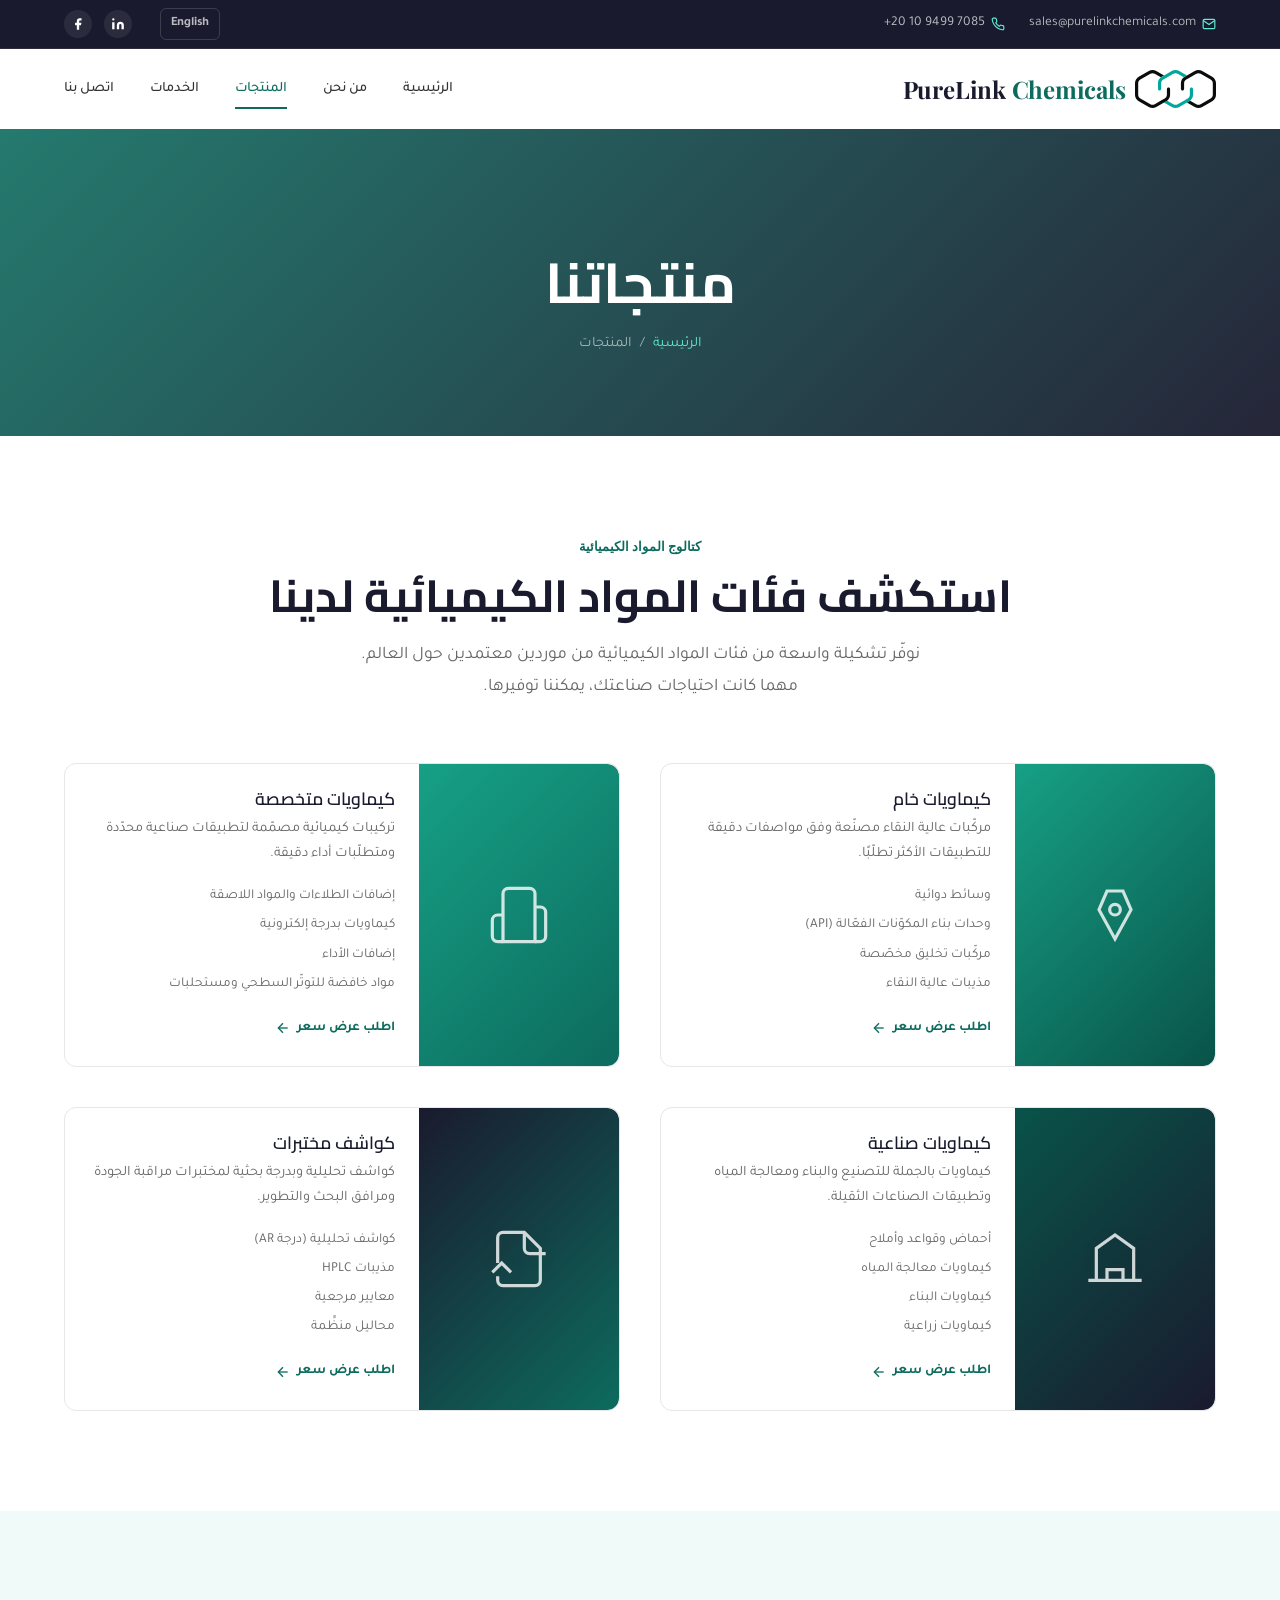
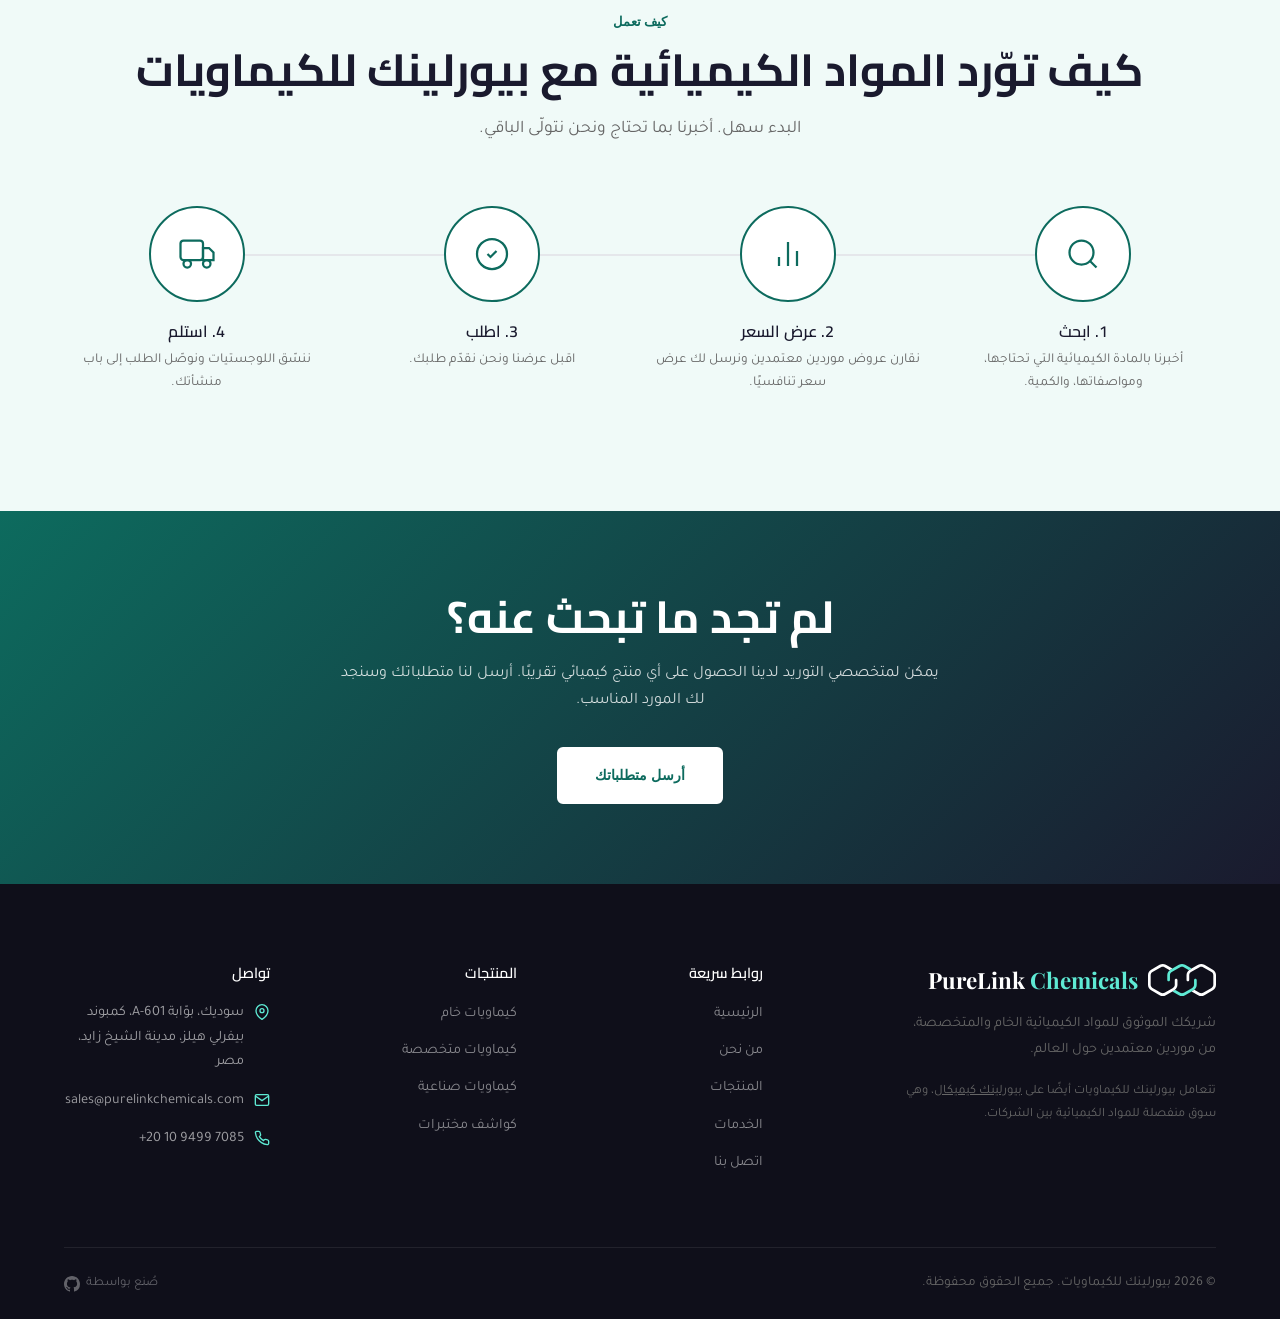
<file: products-ar.html>
<!DOCTYPE html>
<html lang="ar" dir="rtl">
<head>
  <meta charset="UTF-8">
  <meta name="viewport" content="width=device-width, initial-scale=1.0">
  <meta name="description" content="كتالوج منتجات بيورلينك للكيماويات - كيماويات خام، كيماويات متخصصة، كيماويات صناعية، وكواشف مختبرات من موردين معتمدين حول العالم.">
  <title>المنتجات | بيورلينك للكيماويات</title>
  <link rel="preconnect" href="https://fonts.googleapis.com">
  <link rel="preconnect" href="https://fonts.gstatic.com" crossorigin>
  <link href="https://fonts.googleapis.com/css2?family=Inter:wght@300;400;500;600;700&family=Playfair+Display:wght@400;700&display=swap" rel="stylesheet">
  <link href="https://fonts.googleapis.com/css2?family=Cairo:wght@400;600;700&family=Tajawal:wght@300;400;500;700&display=swap" rel="stylesheet">
  <link rel="stylesheet" href="css/style.css">
  <link rel="icon" type="image/svg+xml" href="images/logo.svg">
  <link rel="icon" type="image/png" href="images/favicon.png">
  <link rel="alternate" hreflang="en" href="/products">
  <link rel="alternate" hreflang="ar" href="/products-ar">
  <link rel="alternate" hreflang="x-default" href="/products">
</head>
<body>

  <!-- Top Bar -->
  <div class="topbar">
    <div class="container flex flex--between">
      <div class="topbar__left">
        <div class="topbar__item">
          <svg viewBox="0 0 24 24" fill="none" stroke="currentColor" stroke-width="2"><path d="M4 4h16c1.1 0 2 .9 2 2v12c0 1.1-.9 2-2 2H4c-1.1 0-2-.9-2-2V6c0-1.1.9-2 2-2z"/><polyline points="22,6 12,13 2,6"/></svg>
          <a href="mailto:sales@purelinkchemicals.com">sales@purelinkchemicals.com</a>
        </div>
        <div class="topbar__item">
          <svg viewBox="0 0 24 24" fill="none" stroke="currentColor" stroke-width="2"><path d="M22 16.92v3a2 2 0 0 1-2.18 2 19.79 19.79 0 0 1-8.63-3.07 19.5 19.5 0 0 1-6-6 19.79 19.79 0 0 1-3.07-8.67A2 2 0 0 1 4.11 2h3a2 2 0 0 1 2 1.72c.127.96.361 1.903.7 2.81a2 2 0 0 1-.45 2.11L8.09 9.91a16 16 0 0 0 6 6l1.27-1.27a2 2 0 0 1 2.11-.45c.907.339 1.85.573 2.81.7A2 2 0 0 1 22 16.92z"/></svg>
          <a href="tel:+201094997085" dir="ltr">+20 10 9499 7085</a>
        </div>
      </div>
      <div class="topbar__right">
        <a href="/products" class="topbar__lang" hreflang="en" lang="en">English</a>
        <div class="topbar__social">
          <a href="#" aria-label="LinkedIn"><svg viewBox="0 0 24 24"><path d="M16 8a6 6 0 0 1 6 6v7h-4v-7a2 2 0 0 0-2-2 2 2 0 0 0-2 2v7h-4v-7a6 6 0 0 1 6-6z M2 9h4v12H2z M4 2a2 2 0 1 1 0 4 2 2 0 0 1 0-4z"/></svg></a>
          <a href="#" aria-label="Facebook"><svg viewBox="0 0 24 24"><path d="M18 2h-3a5 5 0 0 0-5 5v3H7v4h3v8h4v-8h3l1-4h-4V7a1 1 0 0 1 1-1h3z"/></svg></a>
        </div>
      </div>
    </div>
  </div>

  <!-- Header -->
  <header class="header">
    <div class="header__inner">
      <a href="/index-ar" class="header__logo">
        <img src="images/logo.svg" alt="PureLink Chemicals">
        <span class="header__logo-text">PureLink <span>Chemicals</span></span>
      </a>
      <nav class="nav" id="nav">
        <a href="/index-ar" class="nav__link">الرئيسية</a>
        <a href="/about-ar" class="nav__link">من نحن</a>
        <a href="/products-ar" class="nav__link nav__link--active">المنتجات</a>
        <a href="/services-ar" class="nav__link">الخدمات</a>
        <a href="/contact-ar" class="nav__link">اتصل بنا</a>
      </nav>
      <button class="nav-toggle" aria-label="تبديل التنقل">
        <span></span><span></span><span></span>
      </button>
    </div>
  </header>

  <!-- Page Hero -->
  <section class="page-hero">
    <div class="container">
      <h1 class="page-hero__title">منتجاتنا</h1>
      <div class="page-hero__breadcrumb">
        <a href="/index-ar">الرئيسية</a>
        <span>/</span>
        <span>المنتجات</span>
      </div>
    </div>
  </section>

  <!-- Intro -->
  <section class="section">
    <div class="container">
      <div class="text-center reveal" style="margin-bottom: 60px;">
        <span class="section-label">كتالوج المواد الكيميائية</span>
        <h2 class="section-title">استكشف فئات المواد الكيميائية لدينا</h2>
        <p class="section-subtitle centered">نوفّر تشكيلة واسعة من فئات المواد الكيميائية من موردين معتمدين حول العالم. مهما كانت احتياجات صناعتك، يمكننا توفيرها.</p>
      </div>

      <!-- Category Grid -->
      <div class="grid grid--2" style="gap: 40px;">

        <!-- Raw Chemicals -->
        <div class="category-card reveal" style="display: grid; grid-template-columns: 200px 1fr;">
          <div class="category-card__image" style="height: 100%; border-radius: var(--radius-md) 0 0 var(--radius-md);">
            <svg viewBox="0 0 24 24" stroke-width="1.2" stroke="white" fill="none"><path d="M9 3h6l3 7-6 11-6-11z"/><circle cx="12" cy="10" r="2"/></svg>
          </div>
          <div class="category-card__body">
            <h3 class="category-card__title">كيماويات خام</h3>
            <p class="category-card__text">مركّبات عالية النقاء مصنّعة وفق مواصفات دقيقة للتطبيقات الأكثر تطلّبًا.</p>
            <ul style="font-size: 0.85rem; color: var(--text-light); margin-bottom: 16px;">
              <li style="padding: 3px 0;">وسائط دوائية</li>
              <li style="padding: 3px 0;">وحدات بناء المكوّنات الفعّالة (API)</li>
              <li style="padding: 3px 0;">مركّبات تخليق مخصّصة</li>
              <li style="padding: 3px 0;">مذيبات عالية النقاء</li>
            </ul>
            <a href="/contact-ar" class="category-card__link">اطلب عرض سعر <svg viewBox="0 0 24 24" stroke-width="2"><line x1="5" y1="12" x2="19" y2="12"/><polyline points="12 5 19 12 12 19"/></svg></a>
          </div>
        </div>

        <!-- Specialty Chemicals -->
        <div class="category-card reveal" style="display: grid; grid-template-columns: 200px 1fr;">
          <div class="category-card__image" style="height: 100%; border-radius: var(--radius-md) 0 0 var(--radius-md); background: linear-gradient(135deg, #16A085, #0D6B5E);">
            <svg viewBox="0 0 24 24" stroke-width="1.2" stroke="white" fill="none"><path d="M6 22V4a2 2 0 0 1 2-2h8a2 2 0 0 1 2 2v18z"/><path d="M6 12H4a2 2 0 0 0-2 2v6a2 2 0 0 0 2 2h2"/><path d="M18 9h2a2 2 0 0 1 2 2v9a2 2 0 0 1-2 2h-2"/></svg>
          </div>
          <div class="category-card__body">
            <h3 class="category-card__title">كيماويات متخصصة</h3>
            <p class="category-card__text">تركيبات كيميائية مصمّمة لتطبيقات صناعية محدّدة ومتطلّبات أداء دقيقة.</p>
            <ul style="font-size: 0.85rem; color: var(--text-light); margin-bottom: 16px;">
              <li style="padding: 3px 0;">إضافات الطلاءات والمواد اللاصقة</li>
              <li style="padding: 3px 0;">كيماويات بدرجة إلكترونية</li>
              <li style="padding: 3px 0;">إضافات الأداء</li>
              <li style="padding: 3px 0;">مواد خافضة للتوتّر السطحي ومستحلبات</li>
            </ul>
            <a href="/contact-ar" class="category-card__link">اطلب عرض سعر <svg viewBox="0 0 24 24" stroke-width="2"><line x1="5" y1="12" x2="19" y2="12"/><polyline points="12 5 19 12 12 19"/></svg></a>
          </div>
        </div>

        <!-- Industrial Chemicals -->
        <div class="category-card reveal" style="display: grid; grid-template-columns: 200px 1fr;">
          <div class="category-card__image" style="height: 100%; border-radius: var(--radius-md) 0 0 var(--radius-md); background: linear-gradient(135deg, #095349, #1A1A2E);">
            <svg viewBox="0 0 24 24" stroke-width="1.2" stroke="white" fill="none"><path d="M2 20h20"/><path d="M5 20V8l7-5 7 5v12"/><path d="M9 20v-4h6v4"/></svg>
          </div>
          <div class="category-card__body">
            <h3 class="category-card__title">كيماويات صناعية</h3>
            <p class="category-card__text">كيماويات بالجملة للتصنيع والبناء ومعالجة المياه وتطبيقات الصناعات الثقيلة.</p>
            <ul style="font-size: 0.85rem; color: var(--text-light); margin-bottom: 16px;">
              <li style="padding: 3px 0;">أحماض وقواعد وأملاح</li>
              <li style="padding: 3px 0;">كيماويات معالجة المياه</li>
              <li style="padding: 3px 0;">كيماويات البناء</li>
              <li style="padding: 3px 0;">كيماويات زراعية</li>
            </ul>
            <a href="/contact-ar" class="category-card__link">اطلب عرض سعر <svg viewBox="0 0 24 24" stroke-width="2"><line x1="5" y1="12" x2="19" y2="12"/><polyline points="12 5 19 12 12 19"/></svg></a>
          </div>
        </div>

        <!-- Lab Reagents -->
        <div class="category-card reveal" style="display: grid; grid-template-columns: 200px 1fr;">
          <div class="category-card__image" style="height: 100%; border-radius: var(--radius-md) 0 0 var(--radius-md); background: linear-gradient(135deg, #1A1A2E, #0D6B5E);">
            <svg viewBox="0 0 24 24" stroke-width="1.2" stroke="white" fill="none"><path d="M14 2v6a2 2 0 0 0 2 2h6"/><path d="M4 13.5V4a2 2 0 0 1 2-2h8l6 6v12a2 2 0 0 1-2 2H6a2 2 0 0 1-2-2v-1.5"/><path d="M2 17l3.5-3.5L9 17"/></svg>
          </div>
          <div class="category-card__body">
            <h3 class="category-card__title">كواشف مختبرات</h3>
            <p class="category-card__text">كواشف تحليلية وبدرجة بحثية لمختبرات مراقبة الجودة ومرافق البحث والتطوير.</p>
            <ul style="font-size: 0.85rem; color: var(--text-light); margin-bottom: 16px;">
              <li style="padding: 3px 0;">كواشف تحليلية (درجة AR)</li>
              <li style="padding: 3px 0;">مذيبات HPLC</li>
              <li style="padding: 3px 0;">معايير مرجعية</li>
              <li style="padding: 3px 0;">محاليل منظِّمة</li>
            </ul>
            <a href="/contact-ar" class="category-card__link">اطلب عرض سعر <svg viewBox="0 0 24 24" stroke-width="2"><line x1="5" y1="12" x2="19" y2="12"/><polyline points="12 5 19 12 12 19"/></svg></a>
          </div>
        </div>
      </div>
    </div>
  </section>

  <!-- How It Works Mini -->
  <section class="section section--light">
    <div class="container">
      <div class="text-center reveal" style="margin-bottom: 60px;">
        <span class="section-label">كيف تعمل</span>
        <h2 class="section-title">كيف توّرد المواد الكيميائية مع بيورلينك للكيماويات</h2>
        <p class="section-subtitle centered">البدء سهل. أخبرنا بما تحتاج ونحن نتولّى الباقي.</p>
      </div>

      <div class="process-steps reveal">
        <div class="process-step">
          <div class="process-step__number">
            <svg viewBox="0 0 24 24" stroke-width="1.5"><circle cx="11" cy="11" r="8"/><line x1="21" y1="21" x2="16.65" y2="16.65"/></svg>
          </div>
          <h3 class="process-step__title">1. ابحث</h3>
          <p class="process-step__text">أخبرنا بالمادة الكيميائية التي تحتاجها، ومواصفاتها، والكمية.</p>
        </div>
        <div class="process-step">
          <div class="process-step__number">
            <svg viewBox="0 0 24 24" stroke-width="1.5"><line x1="18" y1="20" x2="18" y2="10"/><line x1="12" y1="20" x2="12" y2="4"/><line x1="6" y1="20" x2="6" y2="14"/></svg>
          </div>
          <h3 class="process-step__title">2. عرض السعر</h3>
          <p class="process-step__text">نقارن عروض موردين معتمدين ونرسل لك عرض سعر تنافسيًا.</p>
        </div>
        <div class="process-step">
          <div class="process-step__number">
            <svg viewBox="0 0 24 24" stroke-width="1.5"><path d="M9 12l2 2 4-4"/><path d="M12 2a10 10 0 1 0 0 20 10 10 0 0 0 0-20z"/></svg>
          </div>
          <h3 class="process-step__title">3. اطلب</h3>
          <p class="process-step__text">اقبل عرضنا ونحن نقدّم طلبك.</p>
        </div>
        <div class="process-step">
          <div class="process-step__number">
            <svg viewBox="0 0 24 24" stroke-width="1.5"><rect x="1" y="3" width="15" height="13" rx="2"/><polygon points="16 8 20 8 23 11 23 16 16 16 16 8"/><circle cx="5.5" cy="18.5" r="2.5"/><circle cx="18.5" cy="18.5" r="2.5"/></svg>
          </div>
          <h3 class="process-step__title">4. استلم</h3>
          <p class="process-step__text">ننسّق اللوجستيات ونوصّل الطلب إلى باب منشأتك.</p>
        </div>
      </div>
    </div>
  </section>

  <!-- CTA -->
  <section class="cta-banner">
    <div class="container reveal">
      <h2>لم تجد ما تبحث عنه؟</h2>
      <p>يمكن لمتخصصي التوريد لدينا الحصول على أي منتج كيميائي تقريبًا. أرسل لنا متطلباتك وسنجد لك المورد المناسب.</p>
      <a href="/contact-ar" class="btn btn--white">أرسل متطلباتك</a>
    </div>
  </section>

  <!-- Footer -->
  <footer class="footer">
    <div class="container">
      <div class="footer__grid">
        <div>
          <div class="footer__logo">
            <img src="images/logo-white.svg" alt="PureLink Chemicals">
            <div class="footer__logo-text">PureLink <span>Chemicals</span></div>
          </div>
          <p class="footer__brand-text">شريكك الموثوق للمواد الكيميائية الخام والمتخصصة، من موردين معتمدين حول العالم.</p>
          <p class="footer__brand-text" style="margin-top: 12px; font-size: 0.8rem;">تتعامل بيورلينك للكيماويات أيضًا على <a href="https://purelinkchemical.com/" target="_blank" rel="noopener" style="color: inherit; text-decoration: underline;">بيورلينك كيميكال</a>، وهي سوق منفصلة للمواد الكيميائية بين الشركات.</p>
        </div>
        <div>
          <h4 class="footer__title">روابط سريعة</h4>
          <ul class="footer__links">
            <li><a href="/index-ar">الرئيسية</a></li>
            <li><a href="/about-ar">من نحن</a></li>
            <li><a href="/products-ar">المنتجات</a></li>
            <li><a href="/services-ar">الخدمات</a></li>
            <li><a href="/contact-ar">اتصل بنا</a></li>
          </ul>
        </div>
        <div>
          <h4 class="footer__title">المنتجات</h4>
          <ul class="footer__links">
            <li><a href="/products-ar">كيماويات خام</a></li>
            <li><a href="/products-ar">كيماويات متخصصة</a></li>
            <li><a href="/products-ar">كيماويات صناعية</a></li>
            <li><a href="/products-ar">كواشف مختبرات</a></li>
          </ul>
        </div>
        <div>
          <h4 class="footer__title">تواصل</h4>
          <div class="footer__contact-item">
            <svg viewBox="0 0 24 24" fill="none" stroke-width="2"><path d="M21 10c0 7-9 13-9 13s-9-6-9-13a9 9 0 0 1 18 0z"/><circle cx="12" cy="10" r="3"/></svg>
            <span>سوديك، بوّابة A-601، كمبوند بيفرلي هيلز، مدينة الشيخ زايد، مصر</span>
          </div>
          <div class="footer__contact-item">
            <svg viewBox="0 0 24 24" fill="none" stroke-width="2"><path d="M4 4h16c1.1 0 2 .9 2 2v12c0 1.1-.9 2-2 2H4c-1.1 0-2-.9-2-2V6c0-1.1.9-2 2-2z"/><polyline points="22,6 12,13 2,6"/></svg>
            <a href="mailto:sales@purelinkchemicals.com">sales@purelinkchemicals.com</a>
          </div>
          <div class="footer__contact-item">
            <svg viewBox="0 0 24 24" fill="none" stroke-width="2"><path d="M22 16.92v3a2 2 0 0 1-2.18 2 19.79 19.79 0 0 1-8.63-3.07 19.5 19.5 0 0 1-6-6 19.79 19.79 0 0 1-3.07-8.67A2 2 0 0 1 4.11 2h3a2 2 0 0 1 2 1.72c.127.96.361 1.903.7 2.81a2 2 0 0 1-.45 2.11L8.09 9.91a16 16 0 0 0 6 6l1.27-1.27a2 2 0 0 1 2.11-.45c.907.339 1.85.573 2.81.7A2 2 0 0 1 22 16.92z"/></svg>
            <a href="tel:+201094997085" dir="ltr">+20 10 9499 7085</a>
          </div>
        </div>
      </div>
      <div class="footer__bottom">
        <p>&copy; 2026 بيورلينك للكيماويات. جميع الحقوق محفوظة.</p>
        <a href="https://github.com/ahmed0magdy" target="_blank" rel="noopener noreferrer" class="footer__credit-link">صُنع بواسطة <svg viewBox="0 0 24 24" fill="currentColor"><path d="M12 0C5.37 0 0 5.37 0 12c0 5.31 3.435 9.795 8.205 11.385.6.105.825-.255.825-.57 0-.285-.015-1.23-.015-2.235-3.015.555-3.795-.735-4.035-1.41-.135-.345-.72-1.41-1.23-1.695-.42-.225-1.02-.78-.015-.795.945-.015 1.62.87 1.845 1.23 1.08 1.815 2.805 1.305 3.495.99.105-.78.42-1.305.765-1.605-2.67-.3-5.46-1.335-5.46-5.925 0-1.305.465-2.385 1.23-3.225-.12-.3-.54-1.53.12-3.18 0 0 1.005-.315 3.3 1.23.96-.27 1.98-.405 3-.405s2.04.135 3 .405c2.295-1.56 3.3-1.23 3.3-1.23.66 1.65.24 2.88.12 3.18.765.84 1.23 1.905 1.23 3.225 0 4.605-2.805 5.625-5.475 5.925.435.375.81 1.095.81 2.22 0 1.605-.015 2.895-.015 3.3 0 .315.225.69.825.57A12.02 12.02 0 0 0 24 12c0-6.63-5.37-12-12-12z"/></svg></a>
      </div>
    </div>
  </footer>

  <button class="back-to-top" aria-label="العودة إلى الأعلى">
    <svg viewBox="0 0 24 24" stroke-width="2"><polyline points="18 15 12 9 6 15"/></svg>
  </button>

  <script src="js/main.js"></script>
  <script src="js/support-chat.js" defer></script>
</body>
</html>
</file>
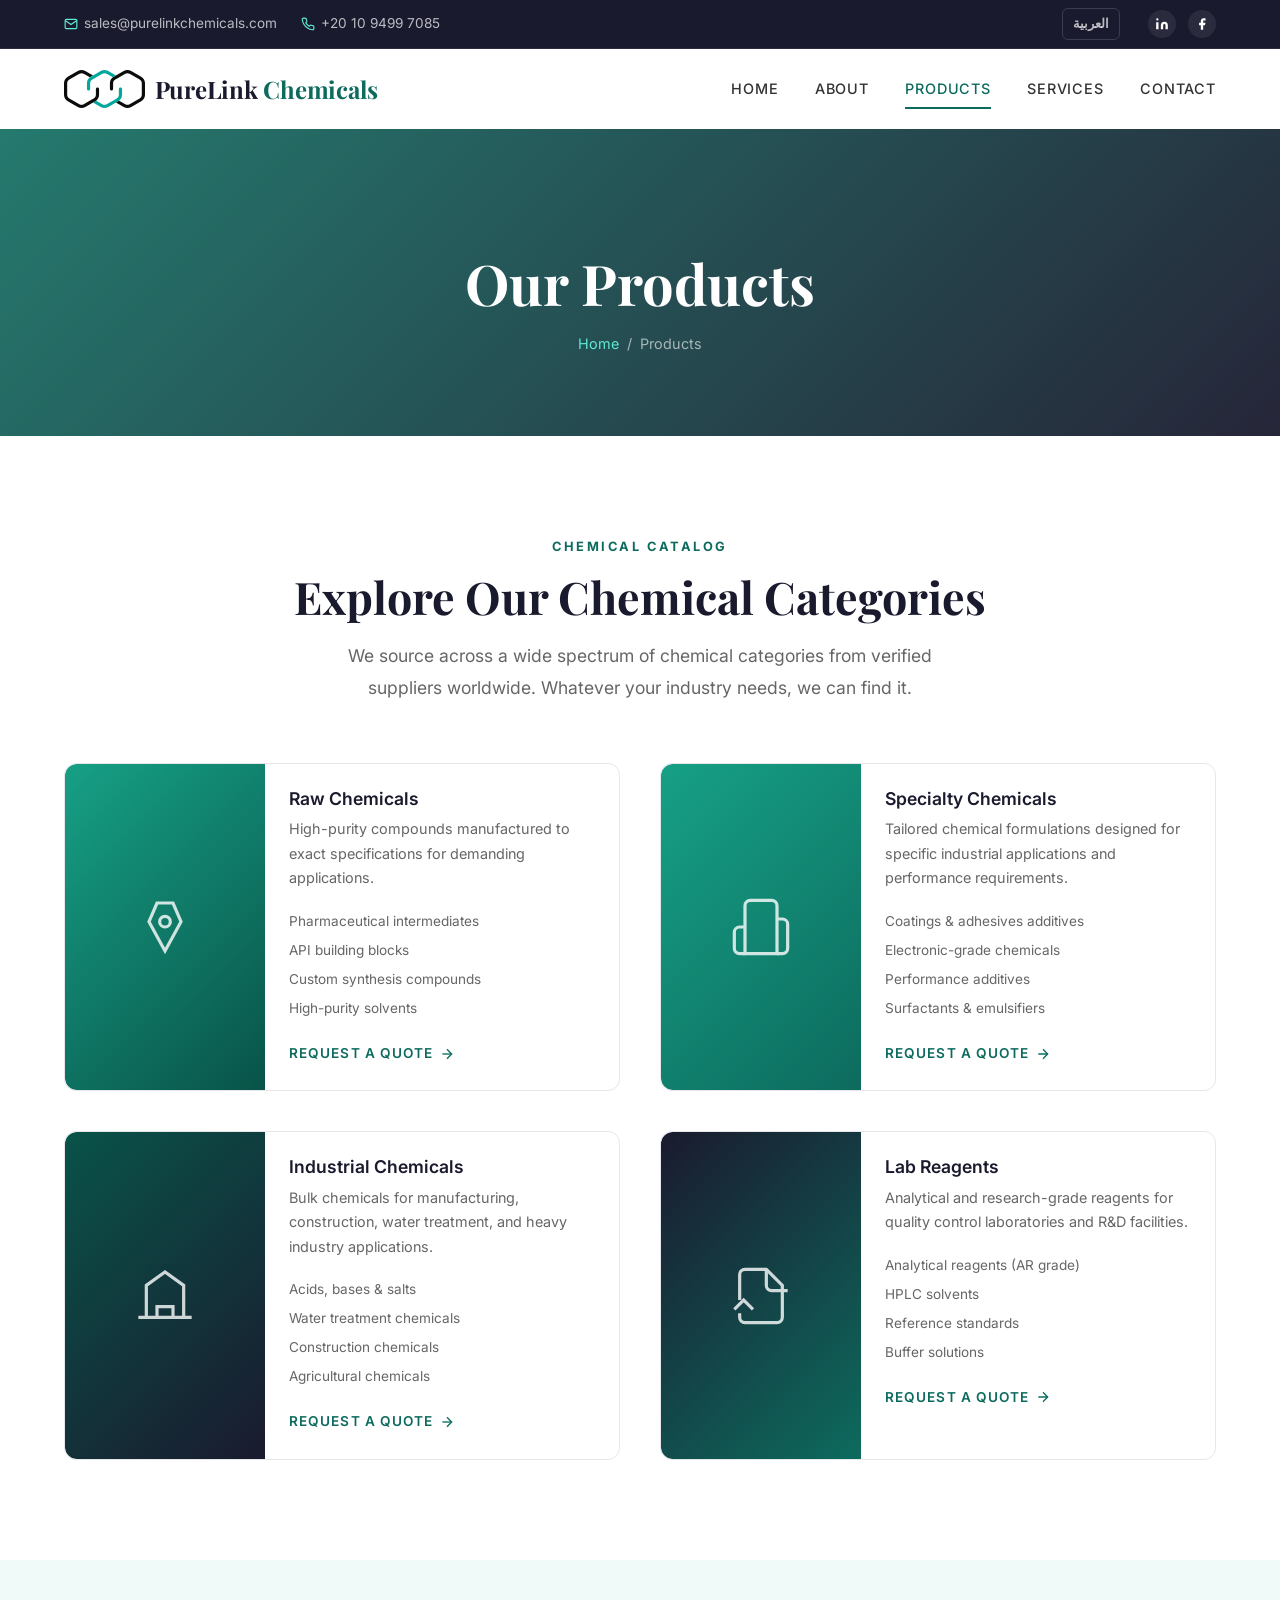
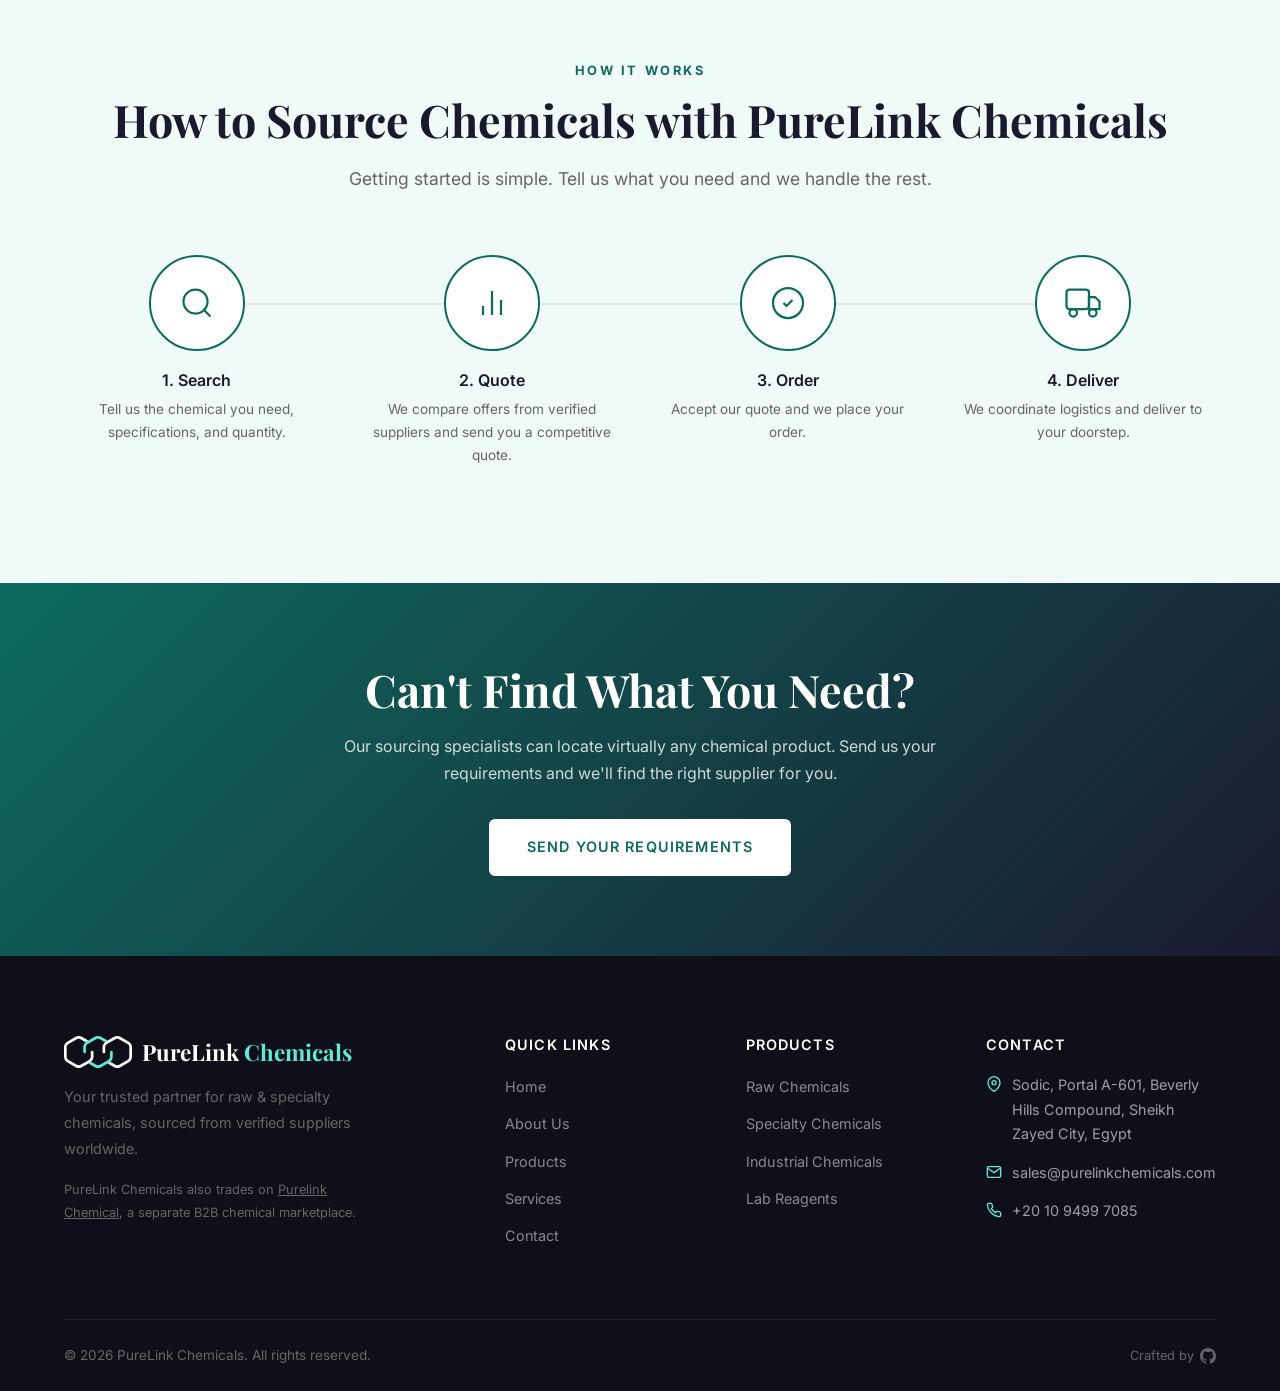
<file: products.html>
<!DOCTYPE html>
<html lang="en">
<head>
  <meta charset="UTF-8">
  <meta name="viewport" content="width=device-width, initial-scale=1.0">
  <meta name="description" content="PureLink Chemicals product catalog - Raw chemicals, specialty chemicals, industrial chemicals, and lab reagents from verified global suppliers.">
  <title>Products | PureLink Chemicals</title>
  <link rel="preconnect" href="https://fonts.googleapis.com">
  <link rel="preconnect" href="https://fonts.gstatic.com" crossorigin>
  <link href="https://fonts.googleapis.com/css2?family=Inter:wght@300;400;500;600;700&family=Playfair+Display:wght@400;700&display=swap" rel="stylesheet">
  <link rel="stylesheet" href="css/style.css">
  <link rel="icon" type="image/svg+xml" href="images/logo.svg">
  <link rel="icon" type="image/png" href="images/favicon.png">
  <link rel="alternate" hreflang="en" href="/products">
  <link rel="alternate" hreflang="ar" href="/products-ar">
  <link rel="alternate" hreflang="x-default" href="/products">
</head>
<body>

  <!-- Top Bar -->
  <div class="topbar">
    <div class="container flex flex--between">
      <div class="topbar__left">
        <div class="topbar__item">
          <svg viewBox="0 0 24 24" fill="none" stroke="currentColor" stroke-width="2"><path d="M4 4h16c1.1 0 2 .9 2 2v12c0 1.1-.9 2-2 2H4c-1.1 0-2-.9-2-2V6c0-1.1.9-2 2-2z"/><polyline points="22,6 12,13 2,6"/></svg>
          <a href="mailto:sales@purelinkchemicals.com">sales@purelinkchemicals.com</a>
        </div>
        <div class="topbar__item">
          <svg viewBox="0 0 24 24" fill="none" stroke="currentColor" stroke-width="2"><path d="M22 16.92v3a2 2 0 0 1-2.18 2 19.79 19.79 0 0 1-8.63-3.07 19.5 19.5 0 0 1-6-6 19.79 19.79 0 0 1-3.07-8.67A2 2 0 0 1 4.11 2h3a2 2 0 0 1 2 1.72c.127.96.361 1.903.7 2.81a2 2 0 0 1-.45 2.11L8.09 9.91a16 16 0 0 0 6 6l1.27-1.27a2 2 0 0 1 2.11-.45c.907.339 1.85.573 2.81.7A2 2 0 0 1 22 16.92z"/></svg>
          <a href="tel:+201094997085">+20 10 9499 7085</a>
        </div>
      </div>
      <div class="topbar__right">
        <a href="/products-ar" class="topbar__lang" hreflang="ar" lang="ar">العربية</a>
        <div class="topbar__social">
          <a href="#" aria-label="LinkedIn"><svg viewBox="0 0 24 24"><path d="M16 8a6 6 0 0 1 6 6v7h-4v-7a2 2 0 0 0-2-2 2 2 0 0 0-2 2v7h-4v-7a6 6 0 0 1 6-6z M2 9h4v12H2z M4 2a2 2 0 1 1 0 4 2 2 0 0 1 0-4z"/></svg></a>
          <a href="#" aria-label="Facebook"><svg viewBox="0 0 24 24"><path d="M18 2h-3a5 5 0 0 0-5 5v3H7v4h3v8h4v-8h3l1-4h-4V7a1 1 0 0 1 1-1h3z"/></svg></a>
        </div>
      </div>
    </div>
  </div>

  <!-- Header -->
  <header class="header">
    <div class="header__inner">
      <a href="/" class="header__logo">
        <img src="images/logo.svg" alt="PureLink Chemicals">
        <span class="header__logo-text">PureLink <span>Chemicals</span></span>
      </a>
      <nav class="nav" id="nav">
        <a href="/" class="nav__link">Home</a>
        <a href="/about" class="nav__link">About</a>
        <a href="/products" class="nav__link nav__link--active">Products</a>
        <a href="/services" class="nav__link">Services</a>
        <a href="/contact" class="nav__link">Contact</a>
      </nav>
      <button class="nav-toggle" aria-label="Toggle navigation">
        <span></span><span></span><span></span>
      </button>
    </div>
  </header>

  <!-- Page Hero -->
  <section class="page-hero">
    <div class="container">
      <h1 class="page-hero__title">Our Products</h1>
      <div class="page-hero__breadcrumb">
        <a href="/">Home</a>
        <span>/</span>
        <span>Products</span>
      </div>
    </div>
  </section>

  <!-- Intro -->
  <section class="section">
    <div class="container">
      <div class="text-center reveal" style="margin-bottom: 60px;">
        <span class="section-label">Chemical Catalog</span>
        <h2 class="section-title">Explore Our Chemical Categories</h2>
        <p class="section-subtitle centered">We source across a wide spectrum of chemical categories from verified suppliers worldwide. Whatever your industry needs, we can find it.</p>
      </div>

      <!-- Category Grid -->
      <div class="grid grid--2" style="gap: 40px;">

        <!-- Raw Chemicals -->
        <div class="category-card reveal" style="display: grid; grid-template-columns: 200px 1fr;">
          <div class="category-card__image" style="height: 100%; border-radius: var(--radius-md) 0 0 var(--radius-md);">
            <svg viewBox="0 0 24 24" stroke-width="1.2" stroke="white" fill="none"><path d="M9 3h6l3 7-6 11-6-11z"/><circle cx="12" cy="10" r="2"/></svg>
          </div>
          <div class="category-card__body">
            <h3 class="category-card__title">Raw Chemicals</h3>
            <p class="category-card__text">High-purity compounds manufactured to exact specifications for demanding applications.</p>
            <ul style="font-size: 0.85rem; color: var(--text-light); margin-bottom: 16px;">
              <li style="padding: 3px 0;">Pharmaceutical intermediates</li>
              <li style="padding: 3px 0;">API building blocks</li>
              <li style="padding: 3px 0;">Custom synthesis compounds</li>
              <li style="padding: 3px 0;">High-purity solvents</li>
            </ul>
            <a href="/contact" class="category-card__link">Request a Quote <svg viewBox="0 0 24 24" stroke-width="2"><line x1="5" y1="12" x2="19" y2="12"/><polyline points="12 5 19 12 12 19"/></svg></a>
          </div>
        </div>

        <!-- Specialty Chemicals -->
        <div class="category-card reveal" style="display: grid; grid-template-columns: 200px 1fr;">
          <div class="category-card__image" style="height: 100%; border-radius: var(--radius-md) 0 0 var(--radius-md); background: linear-gradient(135deg, #16A085, #0D6B5E);">
            <svg viewBox="0 0 24 24" stroke-width="1.2" stroke="white" fill="none"><path d="M6 22V4a2 2 0 0 1 2-2h8a2 2 0 0 1 2 2v18z"/><path d="M6 12H4a2 2 0 0 0-2 2v6a2 2 0 0 0 2 2h2"/><path d="M18 9h2a2 2 0 0 1 2 2v9a2 2 0 0 1-2 2h-2"/></svg>
          </div>
          <div class="category-card__body">
            <h3 class="category-card__title">Specialty Chemicals</h3>
            <p class="category-card__text">Tailored chemical formulations designed for specific industrial applications and performance requirements.</p>
            <ul style="font-size: 0.85rem; color: var(--text-light); margin-bottom: 16px;">
              <li style="padding: 3px 0;">Coatings & adhesives additives</li>
              <li style="padding: 3px 0;">Electronic-grade chemicals</li>
              <li style="padding: 3px 0;">Performance additives</li>
              <li style="padding: 3px 0;">Surfactants & emulsifiers</li>
            </ul>
            <a href="/contact" class="category-card__link">Request a Quote <svg viewBox="0 0 24 24" stroke-width="2"><line x1="5" y1="12" x2="19" y2="12"/><polyline points="12 5 19 12 12 19"/></svg></a>
          </div>
        </div>

        <!-- Industrial Chemicals -->
        <div class="category-card reveal" style="display: grid; grid-template-columns: 200px 1fr;">
          <div class="category-card__image" style="height: 100%; border-radius: var(--radius-md) 0 0 var(--radius-md); background: linear-gradient(135deg, #095349, #1A1A2E);">
            <svg viewBox="0 0 24 24" stroke-width="1.2" stroke="white" fill="none"><path d="M2 20h20"/><path d="M5 20V8l7-5 7 5v12"/><path d="M9 20v-4h6v4"/></svg>
          </div>
          <div class="category-card__body">
            <h3 class="category-card__title">Industrial Chemicals</h3>
            <p class="category-card__text">Bulk chemicals for manufacturing, construction, water treatment, and heavy industry applications.</p>
            <ul style="font-size: 0.85rem; color: var(--text-light); margin-bottom: 16px;">
              <li style="padding: 3px 0;">Acids, bases & salts</li>
              <li style="padding: 3px 0;">Water treatment chemicals</li>
              <li style="padding: 3px 0;">Construction chemicals</li>
              <li style="padding: 3px 0;">Agricultural chemicals</li>
            </ul>
            <a href="/contact" class="category-card__link">Request a Quote <svg viewBox="0 0 24 24" stroke-width="2"><line x1="5" y1="12" x2="19" y2="12"/><polyline points="12 5 19 12 12 19"/></svg></a>
          </div>
        </div>

        <!-- Lab Reagents -->
        <div class="category-card reveal" style="display: grid; grid-template-columns: 200px 1fr;">
          <div class="category-card__image" style="height: 100%; border-radius: var(--radius-md) 0 0 var(--radius-md); background: linear-gradient(135deg, #1A1A2E, #0D6B5E);">
            <svg viewBox="0 0 24 24" stroke-width="1.2" stroke="white" fill="none"><path d="M14 2v6a2 2 0 0 0 2 2h6"/><path d="M4 13.5V4a2 2 0 0 1 2-2h8l6 6v12a2 2 0 0 1-2 2H6a2 2 0 0 1-2-2v-1.5"/><path d="M2 17l3.5-3.5L9 17"/></svg>
          </div>
          <div class="category-card__body">
            <h3 class="category-card__title">Lab Reagents</h3>
            <p class="category-card__text">Analytical and research-grade reagents for quality control laboratories and R&D facilities.</p>
            <ul style="font-size: 0.85rem; color: var(--text-light); margin-bottom: 16px;">
              <li style="padding: 3px 0;">Analytical reagents (AR grade)</li>
              <li style="padding: 3px 0;">HPLC solvents</li>
              <li style="padding: 3px 0;">Reference standards</li>
              <li style="padding: 3px 0;">Buffer solutions</li>
            </ul>
            <a href="/contact" class="category-card__link">Request a Quote <svg viewBox="0 0 24 24" stroke-width="2"><line x1="5" y1="12" x2="19" y2="12"/><polyline points="12 5 19 12 12 19"/></svg></a>
          </div>
        </div>
      </div>
    </div>
  </section>

  <!-- How It Works Mini -->
  <section class="section section--light">
    <div class="container">
      <div class="text-center reveal" style="margin-bottom: 60px;">
        <span class="section-label">How It Works</span>
        <h2 class="section-title">How to Source Chemicals with PureLink Chemicals</h2>
        <p class="section-subtitle centered">Getting started is simple. Tell us what you need and we handle the rest.</p>
      </div>

      <div class="process-steps reveal">
        <div class="process-step">
          <div class="process-step__number">
            <svg viewBox="0 0 24 24" stroke-width="1.5"><circle cx="11" cy="11" r="8"/><line x1="21" y1="21" x2="16.65" y2="16.65"/></svg>
          </div>
          <h3 class="process-step__title">1. Search</h3>
          <p class="process-step__text">Tell us the chemical you need, specifications, and quantity.</p>
        </div>
        <div class="process-step">
          <div class="process-step__number">
            <svg viewBox="0 0 24 24" stroke-width="1.5"><line x1="18" y1="20" x2="18" y2="10"/><line x1="12" y1="20" x2="12" y2="4"/><line x1="6" y1="20" x2="6" y2="14"/></svg>
          </div>
          <h3 class="process-step__title">2. Quote</h3>
          <p class="process-step__text">We compare offers from verified suppliers and send you a competitive quote.</p>
        </div>
        <div class="process-step">
          <div class="process-step__number">
            <svg viewBox="0 0 24 24" stroke-width="1.5"><path d="M9 12l2 2 4-4"/><path d="M12 2a10 10 0 1 0 0 20 10 10 0 0 0 0-20z"/></svg>
          </div>
          <h3 class="process-step__title">3. Order</h3>
          <p class="process-step__text">Accept our quote and we place your order.</p>
        </div>
        <div class="process-step">
          <div class="process-step__number">
            <svg viewBox="0 0 24 24" stroke-width="1.5"><rect x="1" y="3" width="15" height="13" rx="2"/><polygon points="16 8 20 8 23 11 23 16 16 16 16 8"/><circle cx="5.5" cy="18.5" r="2.5"/><circle cx="18.5" cy="18.5" r="2.5"/></svg>
          </div>
          <h3 class="process-step__title">4. Deliver</h3>
          <p class="process-step__text">We coordinate logistics and deliver to your doorstep.</p>
        </div>
      </div>
    </div>
  </section>

  <!-- CTA -->
  <section class="cta-banner">
    <div class="container reveal">
      <h2>Can't Find What You Need?</h2>
      <p>Our sourcing specialists can locate virtually any chemical product. Send us your requirements and we'll find the right supplier for you.</p>
      <a href="/contact" class="btn btn--white">Send Your Requirements</a>
    </div>
  </section>

  <!-- Footer -->
  <footer class="footer">
    <div class="container">
      <div class="footer__grid">
        <div>
          <div class="footer__logo">
            <img src="images/logo-white.svg" alt="PureLink Chemicals">
            <div class="footer__logo-text">PureLink <span>Chemicals</span></div>
          </div>
          <p class="footer__brand-text">Your trusted partner for raw & specialty chemicals, sourced from verified suppliers worldwide.</p>
          <p class="footer__brand-text" style="margin-top: 12px; font-size: 0.8rem;">PureLink Chemicals also trades on <a href="https://purelinkchemical.com/" target="_blank" rel="noopener" style="color: inherit; text-decoration: underline;">Purelink Chemical</a>, a separate B2B chemical marketplace.</p>
        </div>
        <div>
          <h4 class="footer__title">Quick Links</h4>
          <ul class="footer__links">
            <li><a href="/">Home</a></li>
            <li><a href="/about">About Us</a></li>
            <li><a href="/products">Products</a></li>
            <li><a href="/services">Services</a></li>
            <li><a href="/contact">Contact</a></li>
          </ul>
        </div>
        <div>
          <h4 class="footer__title">Products</h4>
          <ul class="footer__links">
            <li><a href="/products">Raw Chemicals</a></li>
            <li><a href="/products">Specialty Chemicals</a></li>
            <li><a href="/products">Industrial Chemicals</a></li>
            <li><a href="/products">Lab Reagents</a></li>
          </ul>
        </div>
        <div>
          <h4 class="footer__title">Contact</h4>
          <div class="footer__contact-item">
            <svg viewBox="0 0 24 24" fill="none" stroke-width="2"><path d="M21 10c0 7-9 13-9 13s-9-6-9-13a9 9 0 0 1 18 0z"/><circle cx="12" cy="10" r="3"/></svg>
            <span>Sodic, Portal A-601, Beverly Hills Compound, Sheikh Zayed City, Egypt</span>
          </div>
          <div class="footer__contact-item">
            <svg viewBox="0 0 24 24" fill="none" stroke-width="2"><path d="M4 4h16c1.1 0 2 .9 2 2v12c0 1.1-.9 2-2 2H4c-1.1 0-2-.9-2-2V6c0-1.1.9-2 2-2z"/><polyline points="22,6 12,13 2,6"/></svg>
            <a href="mailto:sales@purelinkchemicals.com">sales@purelinkchemicals.com</a>
          </div>
          <div class="footer__contact-item">
            <svg viewBox="0 0 24 24" fill="none" stroke-width="2"><path d="M22 16.92v3a2 2 0 0 1-2.18 2 19.79 19.79 0 0 1-8.63-3.07 19.5 19.5 0 0 1-6-6 19.79 19.79 0 0 1-3.07-8.67A2 2 0 0 1 4.11 2h3a2 2 0 0 1 2 1.72c.127.96.361 1.903.7 2.81a2 2 0 0 1-.45 2.11L8.09 9.91a16 16 0 0 0 6 6l1.27-1.27a2 2 0 0 1 2.11-.45c.907.339 1.85.573 2.81.7A2 2 0 0 1 22 16.92z"/></svg>
            <a href="tel:+201094997085">+20 10 9499 7085</a>
          </div>
        </div>
      </div>
      <div class="footer__bottom">
        <p>&copy; 2026 PureLink Chemicals. All rights reserved.</p>
        <a href="https://github.com/ahmed0magdy" target="_blank" rel="noopener noreferrer" class="footer__credit-link">Crafted by <svg viewBox="0 0 24 24" fill="currentColor"><path d="M12 0C5.37 0 0 5.37 0 12c0 5.31 3.435 9.795 8.205 11.385.6.105.825-.255.825-.57 0-.285-.015-1.23-.015-2.235-3.015.555-3.795-.735-4.035-1.41-.135-.345-.72-1.41-1.23-1.695-.42-.225-1.02-.78-.015-.795.945-.015 1.62.87 1.845 1.23 1.08 1.815 2.805 1.305 3.495.99.105-.78.42-1.305.765-1.605-2.67-.3-5.46-1.335-5.46-5.925 0-1.305.465-2.385 1.23-3.225-.12-.3-.54-1.53.12-3.18 0 0 1.005-.315 3.3 1.23.96-.27 1.98-.405 3-.405s2.04.135 3 .405c2.295-1.56 3.3-1.23 3.3-1.23.66 1.65.24 2.88.12 3.18.765.84 1.23 1.905 1.23 3.225 0 4.605-2.805 5.625-5.475 5.925.435.375.81 1.095.81 2.22 0 1.605-.015 2.895-.015 3.3 0 .315.225.69.825.57A12.02 12.02 0 0 0 24 12c0-6.63-5.37-12-12-12z"/></svg></a>
      </div>
    </div>
  </footer>

  <button class="back-to-top" aria-label="Back to top">
    <svg viewBox="0 0 24 24" stroke-width="2"><polyline points="18 15 12 9 6 15"/></svg>
  </button>

  <script src="js/main.js"></script>
  <script src="js/support-chat.js" defer></script>
</body>
</html>
</file>
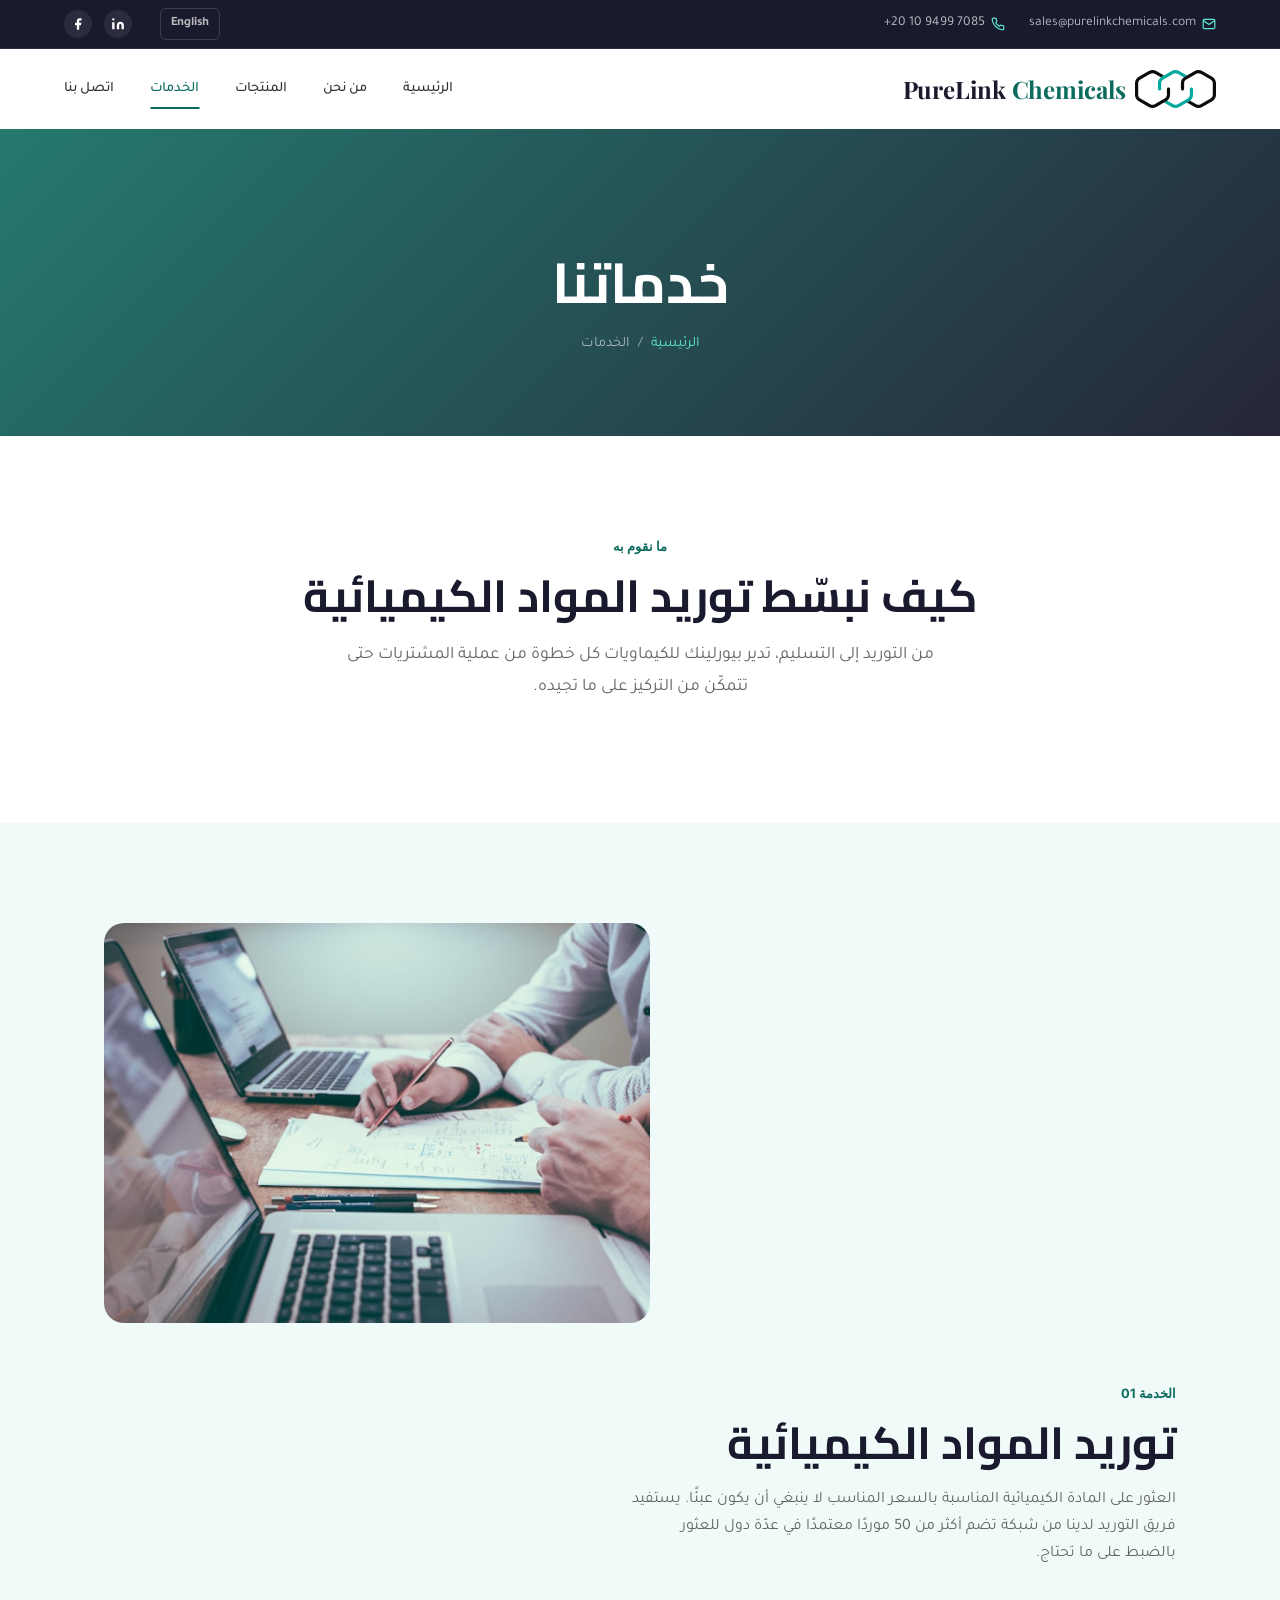
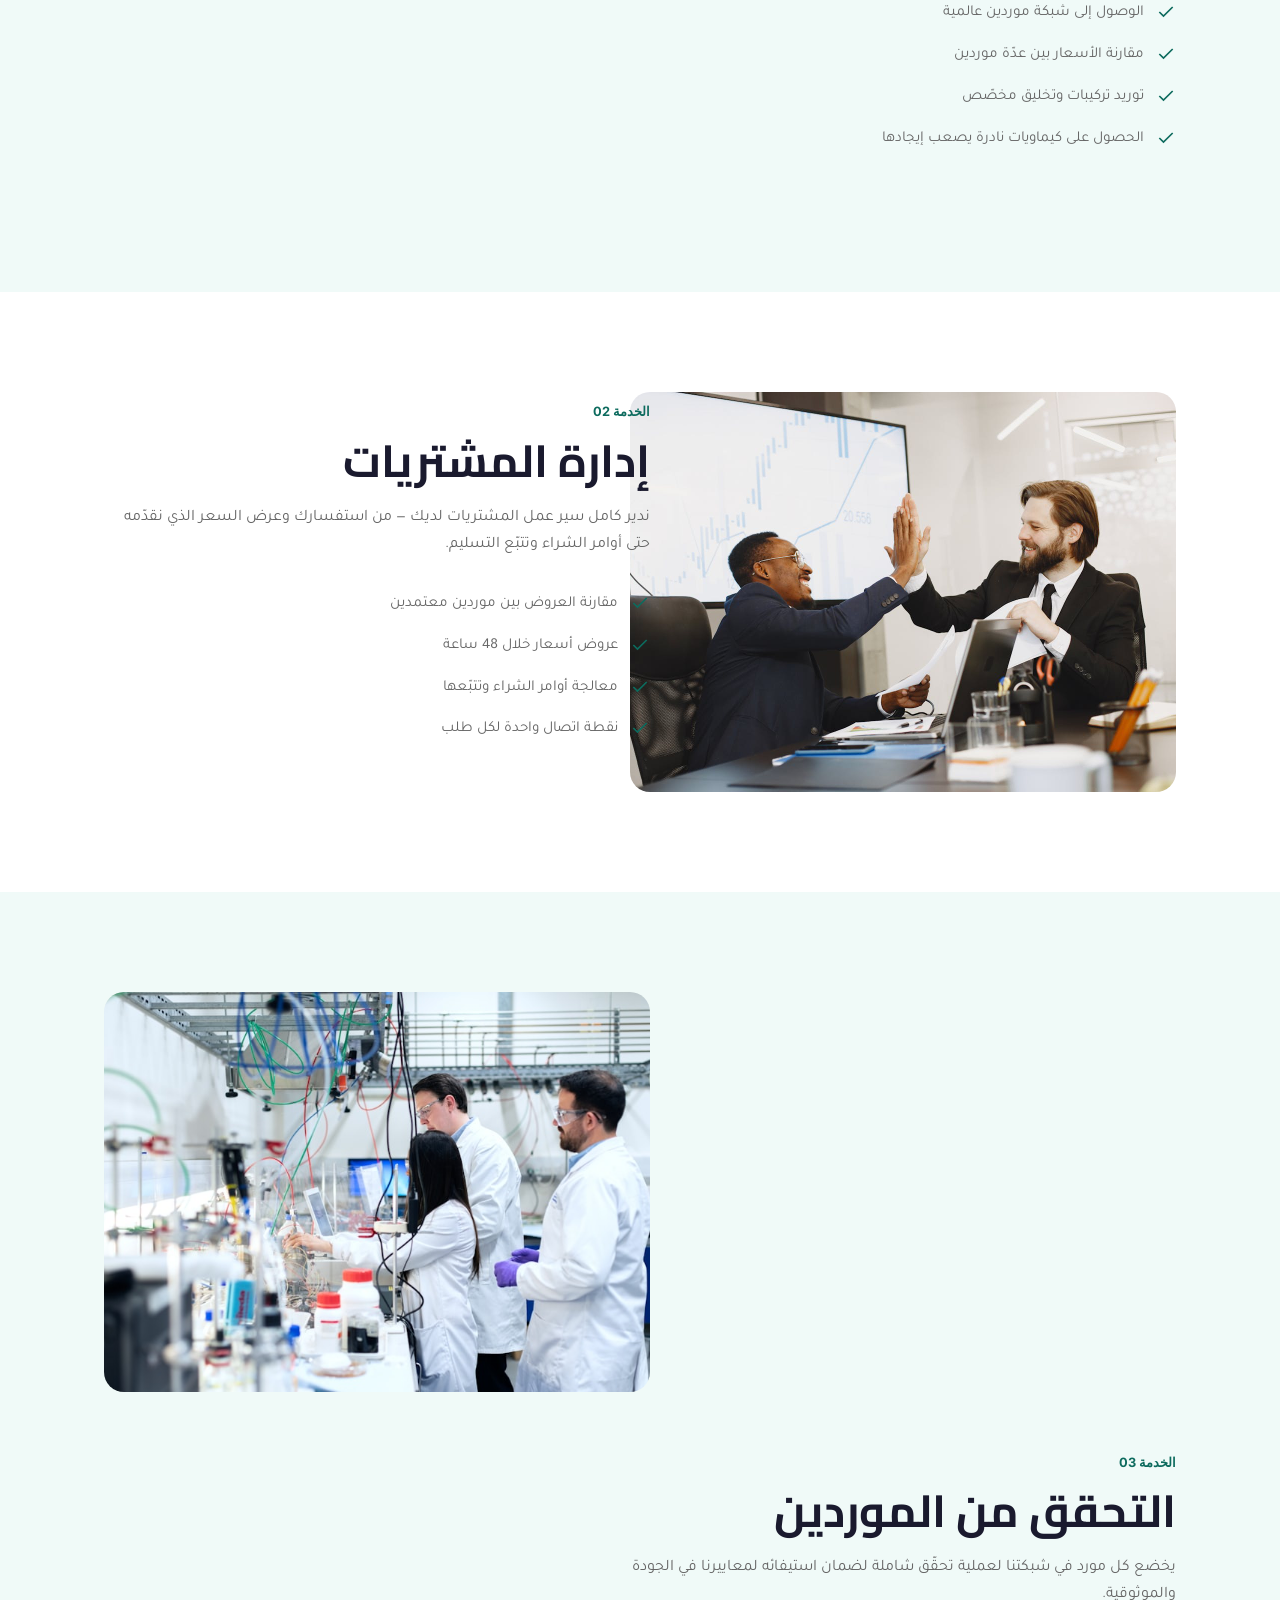
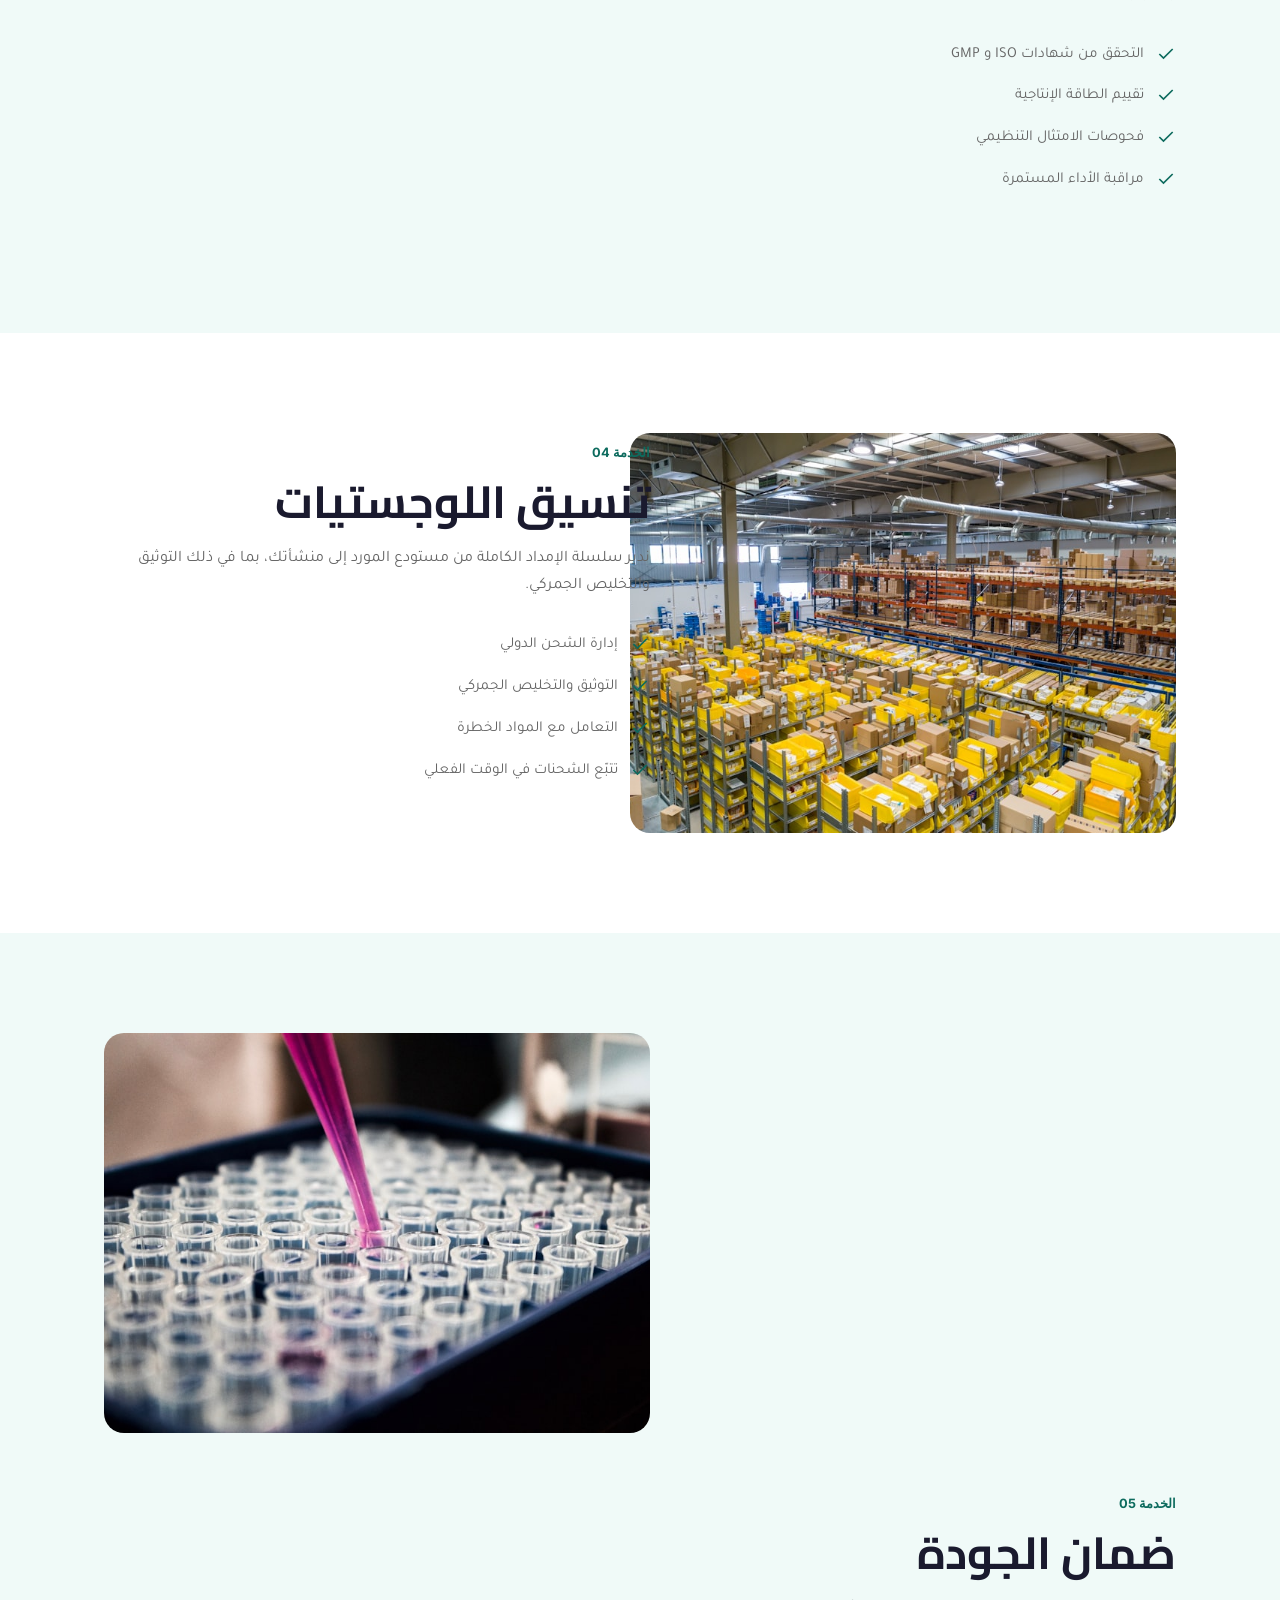
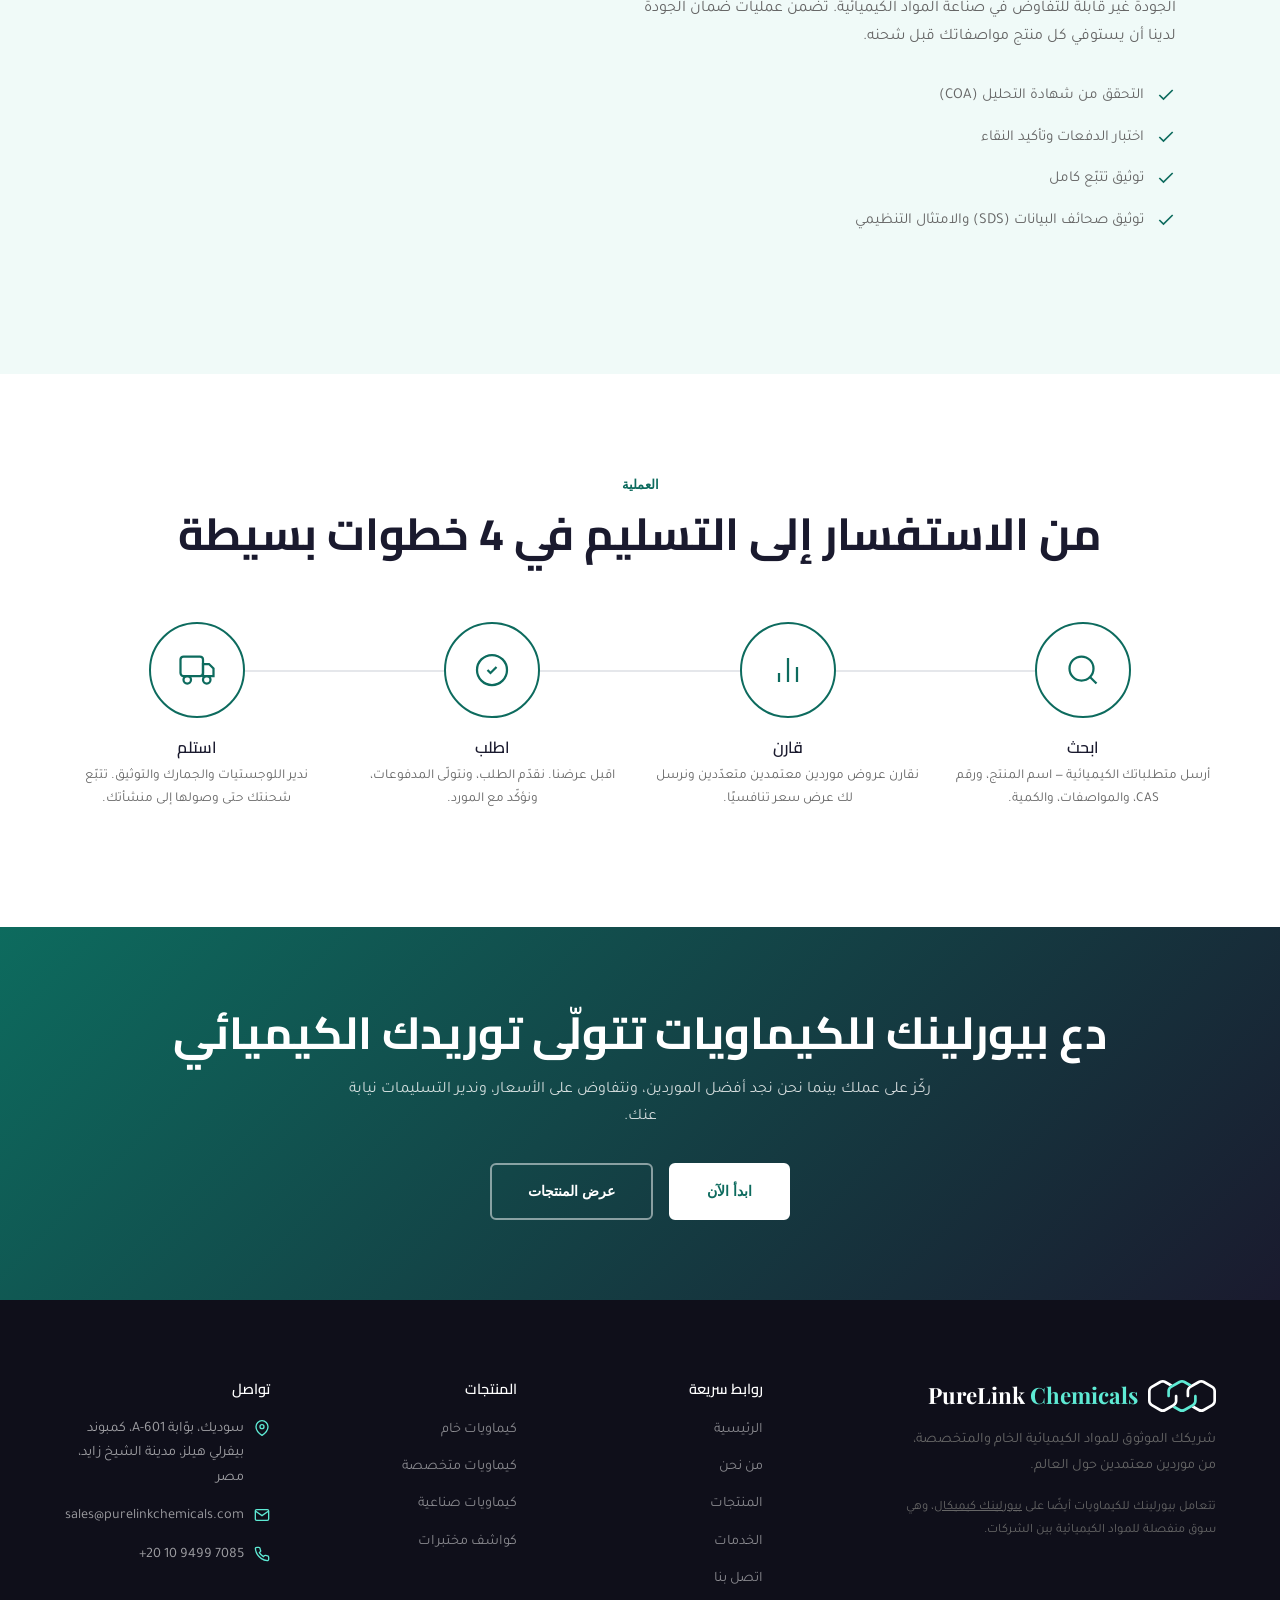
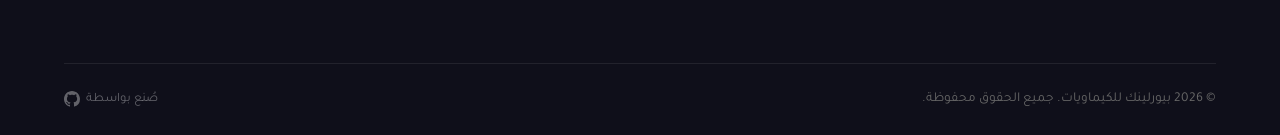
<file: services-ar.html>
<!DOCTYPE html>
<html lang="ar" dir="rtl">
<head>
  <meta charset="UTF-8">
  <meta name="viewport" content="width=device-width, initial-scale=1.0">
  <meta name="description" content="خدمات بيورلينك للكيماويات - توريد المواد الكيميائية، إدارة المشتريات، التحقق من الموردين، تنسيق اللوجستيات، وضمان الجودة.">
  <title>الخدمات | بيورلينك للكيماويات</title>
  <link rel="preconnect" href="https://fonts.googleapis.com">
  <link rel="preconnect" href="https://fonts.gstatic.com" crossorigin>
  <link href="https://fonts.googleapis.com/css2?family=Inter:wght@300;400;500;600;700&family=Playfair+Display:wght@400;700&display=swap" rel="stylesheet">
  <link href="https://fonts.googleapis.com/css2?family=Cairo:wght@400;600;700&family=Tajawal:wght@300;400;500;700&display=swap" rel="stylesheet">
  <link rel="stylesheet" href="css/style.css">
  <link rel="icon" type="image/svg+xml" href="images/logo.svg">
  <link rel="icon" type="image/png" href="images/favicon.png">
  <link rel="alternate" hreflang="en" href="/services">
  <link rel="alternate" hreflang="ar" href="/services-ar">
  <link rel="alternate" hreflang="x-default" href="/services">
</head>
<body>

  <!-- Top Bar -->
  <div class="topbar">
    <div class="container flex flex--between">
      <div class="topbar__left">
        <div class="topbar__item">
          <svg viewBox="0 0 24 24" fill="none" stroke="currentColor" stroke-width="2"><path d="M4 4h16c1.1 0 2 .9 2 2v12c0 1.1-.9 2-2 2H4c-1.1 0-2-.9-2-2V6c0-1.1.9-2 2-2z"/><polyline points="22,6 12,13 2,6"/></svg>
          <a href="mailto:sales@purelinkchemicals.com">sales@purelinkchemicals.com</a>
        </div>
        <div class="topbar__item">
          <svg viewBox="0 0 24 24" fill="none" stroke="currentColor" stroke-width="2"><path d="M22 16.92v3a2 2 0 0 1-2.18 2 19.79 19.79 0 0 1-8.63-3.07 19.5 19.5 0 0 1-6-6 19.79 19.79 0 0 1-3.07-8.67A2 2 0 0 1 4.11 2h3a2 2 0 0 1 2 1.72c.127.96.361 1.903.7 2.81a2 2 0 0 1-.45 2.11L8.09 9.91a16 16 0 0 0 6 6l1.27-1.27a2 2 0 0 1 2.11-.45c.907.339 1.85.573 2.81.7A2 2 0 0 1 22 16.92z"/></svg>
          <a href="tel:+201094997085" dir="ltr">+20 10 9499 7085</a>
        </div>
      </div>
      <div class="topbar__right">
        <a href="/services" class="topbar__lang" hreflang="en" lang="en">English</a>
        <div class="topbar__social">
          <a href="#" aria-label="LinkedIn"><svg viewBox="0 0 24 24"><path d="M16 8a6 6 0 0 1 6 6v7h-4v-7a2 2 0 0 0-2-2 2 2 0 0 0-2 2v7h-4v-7a6 6 0 0 1 6-6z M2 9h4v12H2z M4 2a2 2 0 1 1 0 4 2 2 0 0 1 0-4z"/></svg></a>
          <a href="#" aria-label="Facebook"><svg viewBox="0 0 24 24"><path d="M18 2h-3a5 5 0 0 0-5 5v3H7v4h3v8h4v-8h3l1-4h-4V7a1 1 0 0 1 1-1h3z"/></svg></a>
        </div>
      </div>
    </div>
  </div>

  <!-- Header -->
  <header class="header">
    <div class="header__inner">
      <a href="/index-ar" class="header__logo">
        <img src="images/logo.svg" alt="PureLink Chemicals">
        <span class="header__logo-text">PureLink <span>Chemicals</span></span>
      </a>
      <nav class="nav" id="nav">
        <a href="/index-ar" class="nav__link">الرئيسية</a>
        <a href="/about-ar" class="nav__link">من نحن</a>
        <a href="/products-ar" class="nav__link">المنتجات</a>
        <a href="/services-ar" class="nav__link nav__link--active">الخدمات</a>
        <a href="/contact-ar" class="nav__link">اتصل بنا</a>
      </nav>
      <button class="nav-toggle" aria-label="تبديل التنقل">
        <span></span><span></span><span></span>
      </button>
    </div>
  </header>

  <!-- Page Hero -->
  <section class="page-hero">
    <div class="container">
      <h1 class="page-hero__title">خدماتنا</h1>
      <div class="page-hero__breadcrumb">
        <a href="/index-ar">الرئيسية</a>
        <span>/</span>
        <span>الخدمات</span>
      </div>
    </div>
  </section>

  <!-- Intro -->
  <section class="section">
    <div class="container">
      <div class="text-center reveal" style="margin-bottom: 20px;">
        <span class="section-label">ما نقوم به</span>
        <h2 class="section-title">كيف نبسّط توريد المواد الكيميائية</h2>
        <p class="section-subtitle centered">من التوريد إلى التسليم، تدير بيورلينك للكيماويات كل خطوة من عملية المشتريات حتى تتمكّن من التركيز على ما تجيده.</p>
      </div>
    </div>
  </section>

  <!-- Service 1: Chemical Sourcing -->
  <section class="section section--light">
    <div class="container">
      <div class="content-row">
        <div class="content-row__image reveal-left" style="background-image: url('images/sourcing.jpg');">
        </div>
        <div class="content-row__body reveal-right">
          <span class="section-label">الخدمة 01</span>
          <h2>توريد المواد الكيميائية</h2>
          <p>العثور على المادة الكيميائية المناسبة بالسعر المناسب لا ينبغي أن يكون عبئًا. يستفيد فريق التوريد لدينا من شبكة تضم أكثر من 50 موردًا معتمدًا في عدّة دول للعثور بالضبط على ما تحتاج.</p>
          <ul class="content-row__list">
            <li><svg viewBox="0 0 24 24" stroke-width="2"><polyline points="20 6 9 17 4 12"/></svg>الوصول إلى شبكة موردين عالمية</li>
            <li><svg viewBox="0 0 24 24" stroke-width="2"><polyline points="20 6 9 17 4 12"/></svg>مقارنة الأسعار بين عدّة موردين</li>
            <li><svg viewBox="0 0 24 24" stroke-width="2"><polyline points="20 6 9 17 4 12"/></svg>توريد تركيبات وتخليق مخصّص</li>
            <li><svg viewBox="0 0 24 24" stroke-width="2"><polyline points="20 6 9 17 4 12"/></svg>الحصول على كيماويات نادرة يصعب إيجادها</li>
          </ul>
        </div>
      </div>
    </div>
  </section>

  <!-- Service 2: Procurement Management -->
  <section class="section">
    <div class="container">
      <div class="content-row content-row--reverse">
        <div class="content-row__image reveal-right" style="background-image: url('images/about-team.jpg');">
        </div>
        <div class="content-row__body reveal-left">
          <span class="section-label">الخدمة 02</span>
          <h2>إدارة المشتريات</h2>
          <p>ندير كامل سير عمل المشتريات لديك — من استفسارك وعرض السعر الذي نقدّمه حتى أوامر الشراء وتتبّع التسليم.</p>
          <ul class="content-row__list">
            <li><svg viewBox="0 0 24 24" stroke-width="2"><polyline points="20 6 9 17 4 12"/></svg>مقارنة العروض بين موردين معتمدين</li>
            <li><svg viewBox="0 0 24 24" stroke-width="2"><polyline points="20 6 9 17 4 12"/></svg>عروض أسعار خلال 48 ساعة</li>
            <li><svg viewBox="0 0 24 24" stroke-width="2"><polyline points="20 6 9 17 4 12"/></svg>معالجة أوامر الشراء وتتبّعها</li>
            <li><svg viewBox="0 0 24 24" stroke-width="2"><polyline points="20 6 9 17 4 12"/></svg>نقطة اتصال واحدة لكل طلب</li>
          </ul>
        </div>
      </div>
    </div>
  </section>

  <!-- Service 3: Supplier Verification -->
  <section class="section section--light">
    <div class="container">
      <div class="content-row">
        <div class="content-row__image reveal-left" style="background-image: url('images/quality.jpg');">
        </div>
        <div class="content-row__body reveal-right">
          <span class="section-label">الخدمة 03</span>
          <h2>التحقق من الموردين</h2>
          <p>يخضع كل مورد في شبكتنا لعملية تحقّق شاملة لضمان استيفائه لمعاييرنا في الجودة والموثوقية.</p>
          <ul class="content-row__list">
            <li><svg viewBox="0 0 24 24" stroke-width="2"><polyline points="20 6 9 17 4 12"/></svg>التحقق من شهادات ISO و GMP</li>
            <li><svg viewBox="0 0 24 24" stroke-width="2"><polyline points="20 6 9 17 4 12"/></svg>تقييم الطاقة الإنتاجية</li>
            <li><svg viewBox="0 0 24 24" stroke-width="2"><polyline points="20 6 9 17 4 12"/></svg>فحوصات الامتثال التنظيمي</li>
            <li><svg viewBox="0 0 24 24" stroke-width="2"><polyline points="20 6 9 17 4 12"/></svg>مراقبة الأداء المستمرة</li>
          </ul>
        </div>
      </div>
    </div>
  </section>

  <!-- Service 4: Logistics -->
  <section class="section">
    <div class="container">
      <div class="content-row content-row--reverse">
        <div class="content-row__image reveal-right" style="background-image: url('images/logistics.jpg');">
        </div>
        <div class="content-row__body reveal-left">
          <span class="section-label">الخدمة 04</span>
          <h2>تنسيق اللوجستيات</h2>
          <p>ندير سلسلة الإمداد الكاملة من مستودع المورد إلى منشأتك، بما في ذلك التوثيق والتخليص الجمركي.</p>
          <ul class="content-row__list">
            <li><svg viewBox="0 0 24 24" stroke-width="2"><polyline points="20 6 9 17 4 12"/></svg>إدارة الشحن الدولي</li>
            <li><svg viewBox="0 0 24 24" stroke-width="2"><polyline points="20 6 9 17 4 12"/></svg>التوثيق والتخليص الجمركي</li>
            <li><svg viewBox="0 0 24 24" stroke-width="2"><polyline points="20 6 9 17 4 12"/></svg>التعامل مع المواد الخطرة</li>
            <li><svg viewBox="0 0 24 24" stroke-width="2"><polyline points="20 6 9 17 4 12"/></svg>تتبّع الشحنات في الوقت الفعلي</li>
          </ul>
        </div>
      </div>
    </div>
  </section>

  <!-- Service 5: Quality Assurance -->
  <section class="section section--light">
    <div class="container">
      <div class="content-row">
        <div class="content-row__image reveal-left" style="background-image: url('images/fine-chemicals.jpg');">
        </div>
        <div class="content-row__body reveal-right">
          <span class="section-label">الخدمة 05</span>
          <h2>ضمان الجودة</h2>
          <p>الجودة غير قابلة للتفاوض في صناعة المواد الكيميائية. تضمن عمليات ضمان الجودة لدينا أن يستوفي كل منتج مواصفاتك قبل شحنه.</p>
          <ul class="content-row__list">
            <li><svg viewBox="0 0 24 24" stroke-width="2"><polyline points="20 6 9 17 4 12"/></svg>التحقق من شهادة التحليل (COA)</li>
            <li><svg viewBox="0 0 24 24" stroke-width="2"><polyline points="20 6 9 17 4 12"/></svg>اختبار الدفعات وتأكيد النقاء</li>
            <li><svg viewBox="0 0 24 24" stroke-width="2"><polyline points="20 6 9 17 4 12"/></svg>توثيق تتبّع كامل</li>
            <li><svg viewBox="0 0 24 24" stroke-width="2"><polyline points="20 6 9 17 4 12"/></svg>توثيق صحائف البيانات (SDS) والامتثال التنظيمي</li>
          </ul>
        </div>
      </div>
    </div>
  </section>

  <!-- Process Steps -->
  <section class="section">
    <div class="container">
      <div class="text-center reveal" style="margin-bottom: 60px;">
        <span class="section-label">العملية</span>
        <h2 class="section-title">من الاستفسار إلى التسليم في 4 خطوات بسيطة</h2>
      </div>

      <div class="process-steps reveal">
        <div class="process-step">
          <div class="process-step__number">
            <svg viewBox="0 0 24 24" stroke-width="1.5"><circle cx="11" cy="11" r="8"/><line x1="21" y1="21" x2="16.65" y2="16.65"/></svg>
          </div>
          <h3 class="process-step__title">ابحث</h3>
          <p class="process-step__text">أرسل متطلباتك الكيميائية — اسم المنتج، ورقم CAS، والمواصفات، والكمية.</p>
        </div>
        <div class="process-step">
          <div class="process-step__number">
            <svg viewBox="0 0 24 24" stroke-width="1.5"><line x1="18" y1="20" x2="18" y2="10"/><line x1="12" y1="20" x2="12" y2="4"/><line x1="6" y1="20" x2="6" y2="14"/></svg>
          </div>
          <h3 class="process-step__title">قارن</h3>
          <p class="process-step__text">نقارن عروض موردين معتمدين متعدّدين ونرسل لك عرض سعر تنافسيًا.</p>
        </div>
        <div class="process-step">
          <div class="process-step__number">
            <svg viewBox="0 0 24 24" stroke-width="1.5"><path d="M9 12l2 2 4-4"/><path d="M12 2a10 10 0 1 0 0 20 10 10 0 0 0 0-20z"/></svg>
          </div>
          <h3 class="process-step__title">اطلب</h3>
          <p class="process-step__text">اقبل عرضنا. نقدّم الطلب، ونتولّى المدفوعات، ونؤكّد مع المورد.</p>
        </div>
        <div class="process-step">
          <div class="process-step__number">
            <svg viewBox="0 0 24 24" stroke-width="1.5"><rect x="1" y="3" width="15" height="13" rx="2"/><polygon points="16 8 20 8 23 11 23 16 16 16 16 8"/><circle cx="5.5" cy="18.5" r="2.5"/><circle cx="18.5" cy="18.5" r="2.5"/></svg>
          </div>
          <h3 class="process-step__title">استلم</h3>
          <p class="process-step__text">ندير اللوجستيات والجمارك والتوثيق. تتبّع شحنتك حتى وصولها إلى منشأتك.</p>
        </div>
      </div>
    </div>
  </section>

  <!-- CTA -->
  <section class="cta-banner">
    <div class="container reveal">
      <h2>دع بيورلينك للكيماويات تتولّى توريدك الكيميائي</h2>
      <p>ركّز على عملك بينما نحن نجد أفضل الموردين، ونتفاوض على الأسعار، وندير التسليمات نيابة عنك.</p>
      <div style="display: flex; gap: 16px; justify-content: center; flex-wrap: wrap;">
        <a href="/contact-ar" class="btn btn--white">ابدأ الآن</a>
        <a href="/products-ar" class="btn btn--outline-white">عرض المنتجات</a>
      </div>
    </div>
  </section>

  <!-- Footer -->
  <footer class="footer">
    <div class="container">
      <div class="footer__grid">
        <div>
          <div class="footer__logo">
            <img src="images/logo-white.svg" alt="PureLink Chemicals">
            <div class="footer__logo-text">PureLink <span>Chemicals</span></div>
          </div>
          <p class="footer__brand-text">شريكك الموثوق للمواد الكيميائية الخام والمتخصصة، من موردين معتمدين حول العالم.</p>
          <p class="footer__brand-text" style="margin-top: 12px; font-size: 0.8rem;">تتعامل بيورلينك للكيماويات أيضًا على <a href="https://purelinkchemical.com/" target="_blank" rel="noopener" style="color: inherit; text-decoration: underline;">بيورلينك كيميكال</a>، وهي سوق منفصلة للمواد الكيميائية بين الشركات.</p>
        </div>
        <div>
          <h4 class="footer__title">روابط سريعة</h4>
          <ul class="footer__links">
            <li><a href="/index-ar">الرئيسية</a></li>
            <li><a href="/about-ar">من نحن</a></li>
            <li><a href="/products-ar">المنتجات</a></li>
            <li><a href="/services-ar">الخدمات</a></li>
            <li><a href="/contact-ar">اتصل بنا</a></li>
          </ul>
        </div>
        <div>
          <h4 class="footer__title">المنتجات</h4>
          <ul class="footer__links">
            <li><a href="/products-ar">كيماويات خام</a></li>
            <li><a href="/products-ar">كيماويات متخصصة</a></li>
            <li><a href="/products-ar">كيماويات صناعية</a></li>
            <li><a href="/products-ar">كواشف مختبرات</a></li>
          </ul>
        </div>
        <div>
          <h4 class="footer__title">تواصل</h4>
          <div class="footer__contact-item">
            <svg viewBox="0 0 24 24" fill="none" stroke-width="2"><path d="M21 10c0 7-9 13-9 13s-9-6-9-13a9 9 0 0 1 18 0z"/><circle cx="12" cy="10" r="3"/></svg>
            <span>سوديك، بوّابة A-601، كمبوند بيفرلي هيلز، مدينة الشيخ زايد، مصر</span>
          </div>
          <div class="footer__contact-item">
            <svg viewBox="0 0 24 24" fill="none" stroke-width="2"><path d="M4 4h16c1.1 0 2 .9 2 2v12c0 1.1-.9 2-2 2H4c-1.1 0-2-.9-2-2V6c0-1.1.9-2 2-2z"/><polyline points="22,6 12,13 2,6"/></svg>
            <a href="mailto:sales@purelinkchemicals.com">sales@purelinkchemicals.com</a>
          </div>
          <div class="footer__contact-item">
            <svg viewBox="0 0 24 24" fill="none" stroke-width="2"><path d="M22 16.92v3a2 2 0 0 1-2.18 2 19.79 19.79 0 0 1-8.63-3.07 19.5 19.5 0 0 1-6-6 19.79 19.79 0 0 1-3.07-8.67A2 2 0 0 1 4.11 2h3a2 2 0 0 1 2 1.72c.127.96.361 1.903.7 2.81a2 2 0 0 1-.45 2.11L8.09 9.91a16 16 0 0 0 6 6l1.27-1.27a2 2 0 0 1 2.11-.45c.907.339 1.85.573 2.81.7A2 2 0 0 1 22 16.92z"/></svg>
            <a href="tel:+201094997085" dir="ltr">+20 10 9499 7085</a>
          </div>
        </div>
      </div>
      <div class="footer__bottom">
        <p>&copy; 2026 بيورلينك للكيماويات. جميع الحقوق محفوظة.</p>
        <a href="https://github.com/ahmed0magdy" target="_blank" rel="noopener noreferrer" class="footer__credit-link">صُنع بواسطة <svg viewBox="0 0 24 24" fill="currentColor"><path d="M12 0C5.37 0 0 5.37 0 12c0 5.31 3.435 9.795 8.205 11.385.6.105.825-.255.825-.57 0-.285-.015-1.23-.015-2.235-3.015.555-3.795-.735-4.035-1.41-.135-.345-.72-1.41-1.23-1.695-.42-.225-1.02-.78-.015-.795.945-.015 1.62.87 1.845 1.23 1.08 1.815 2.805 1.305 3.495.99.105-.78.42-1.305.765-1.605-2.67-.3-5.46-1.335-5.46-5.925 0-1.305.465-2.385 1.23-3.225-.12-.3-.54-1.53.12-3.18 0 0 1.005-.315 3.3 1.23.96-.27 1.98-.405 3-.405s2.04.135 3 .405c2.295-1.56 3.3-1.23 3.3-1.23.66 1.65.24 2.88.12 3.18.765.84 1.23 1.905 1.23 3.225 0 4.605-2.805 5.625-5.475 5.925.435.375.81 1.095.81 2.22 0 1.605-.015 2.895-.015 3.3 0 .315.225.69.825.57A12.02 12.02 0 0 0 24 12c0-6.63-5.37-12-12-12z"/></svg></a>
      </div>
    </div>
  </footer>

  <button class="back-to-top" aria-label="العودة إلى الأعلى">
    <svg viewBox="0 0 24 24" stroke-width="2"><polyline points="18 15 12 9 6 15"/></svg>
  </button>

  <script src="js/main.js"></script>
  <script src="js/support-chat.js" defer></script>
</body>
</html>
</file>
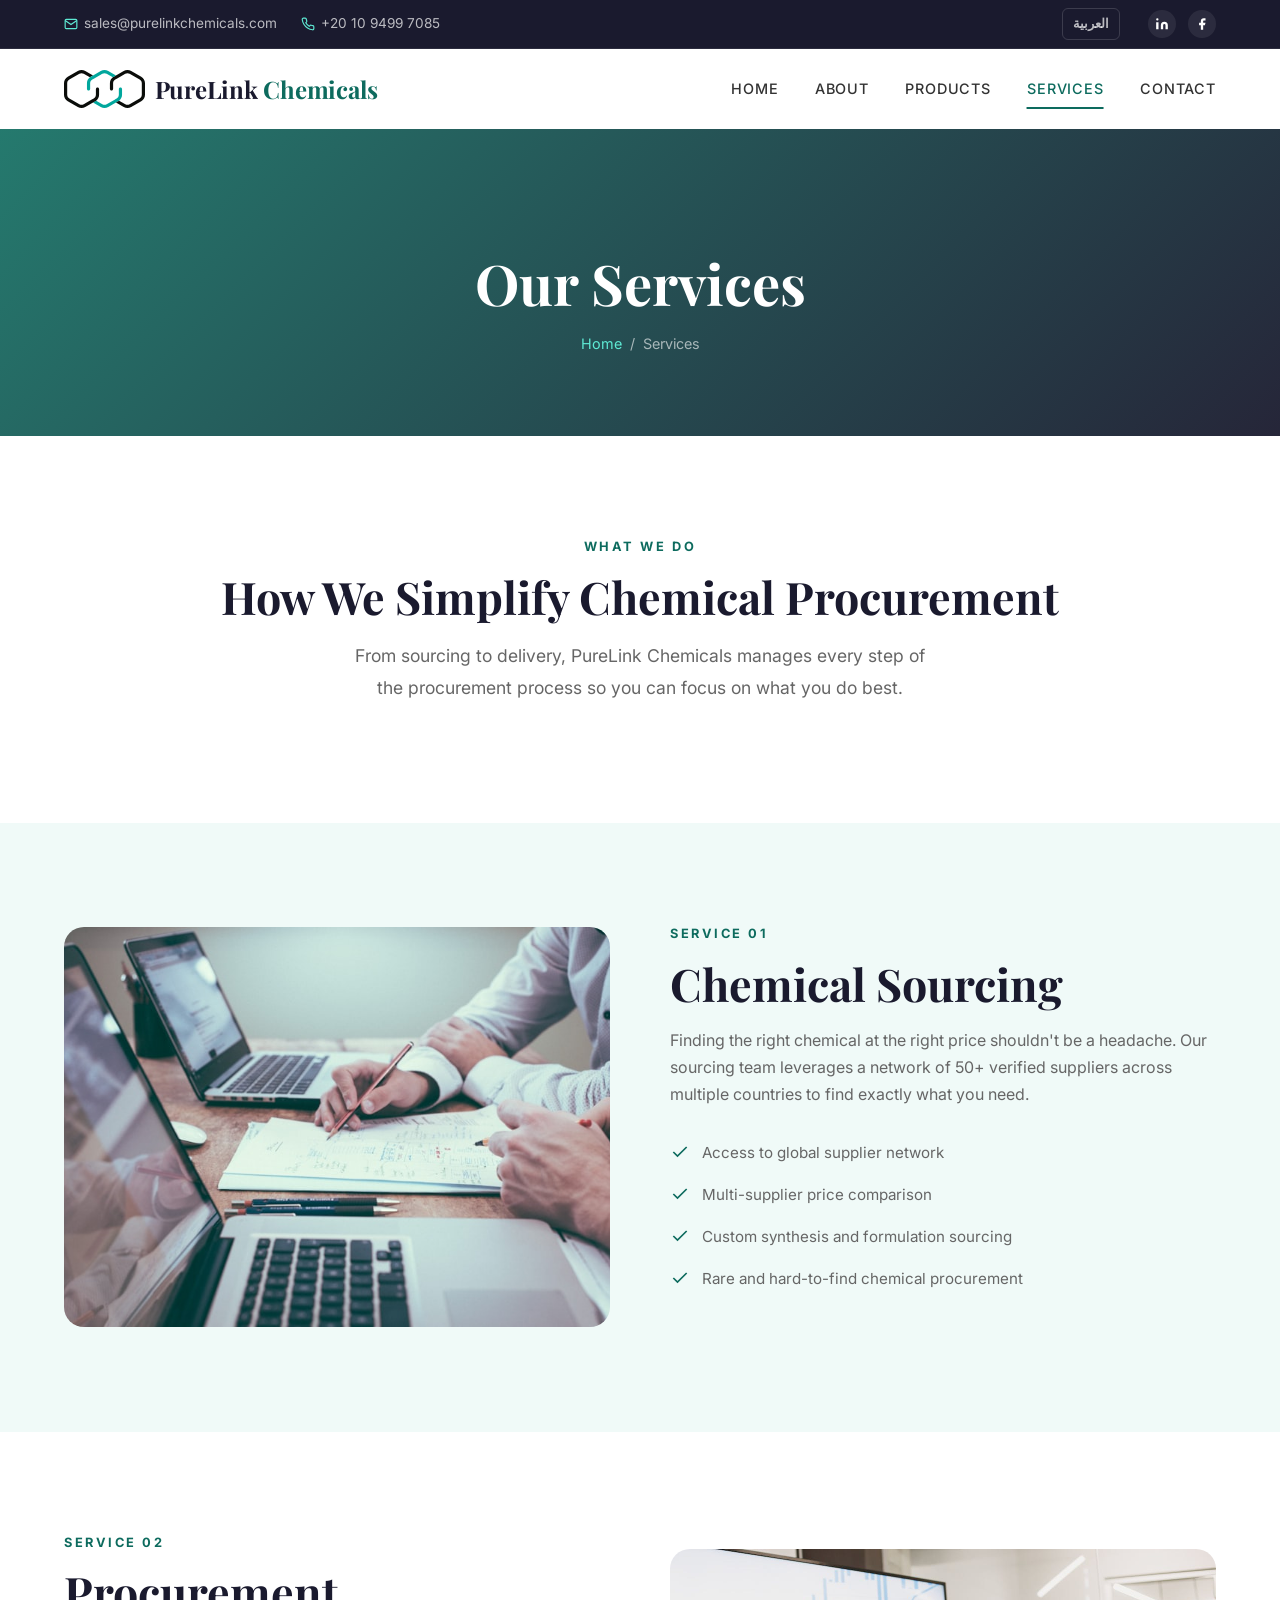
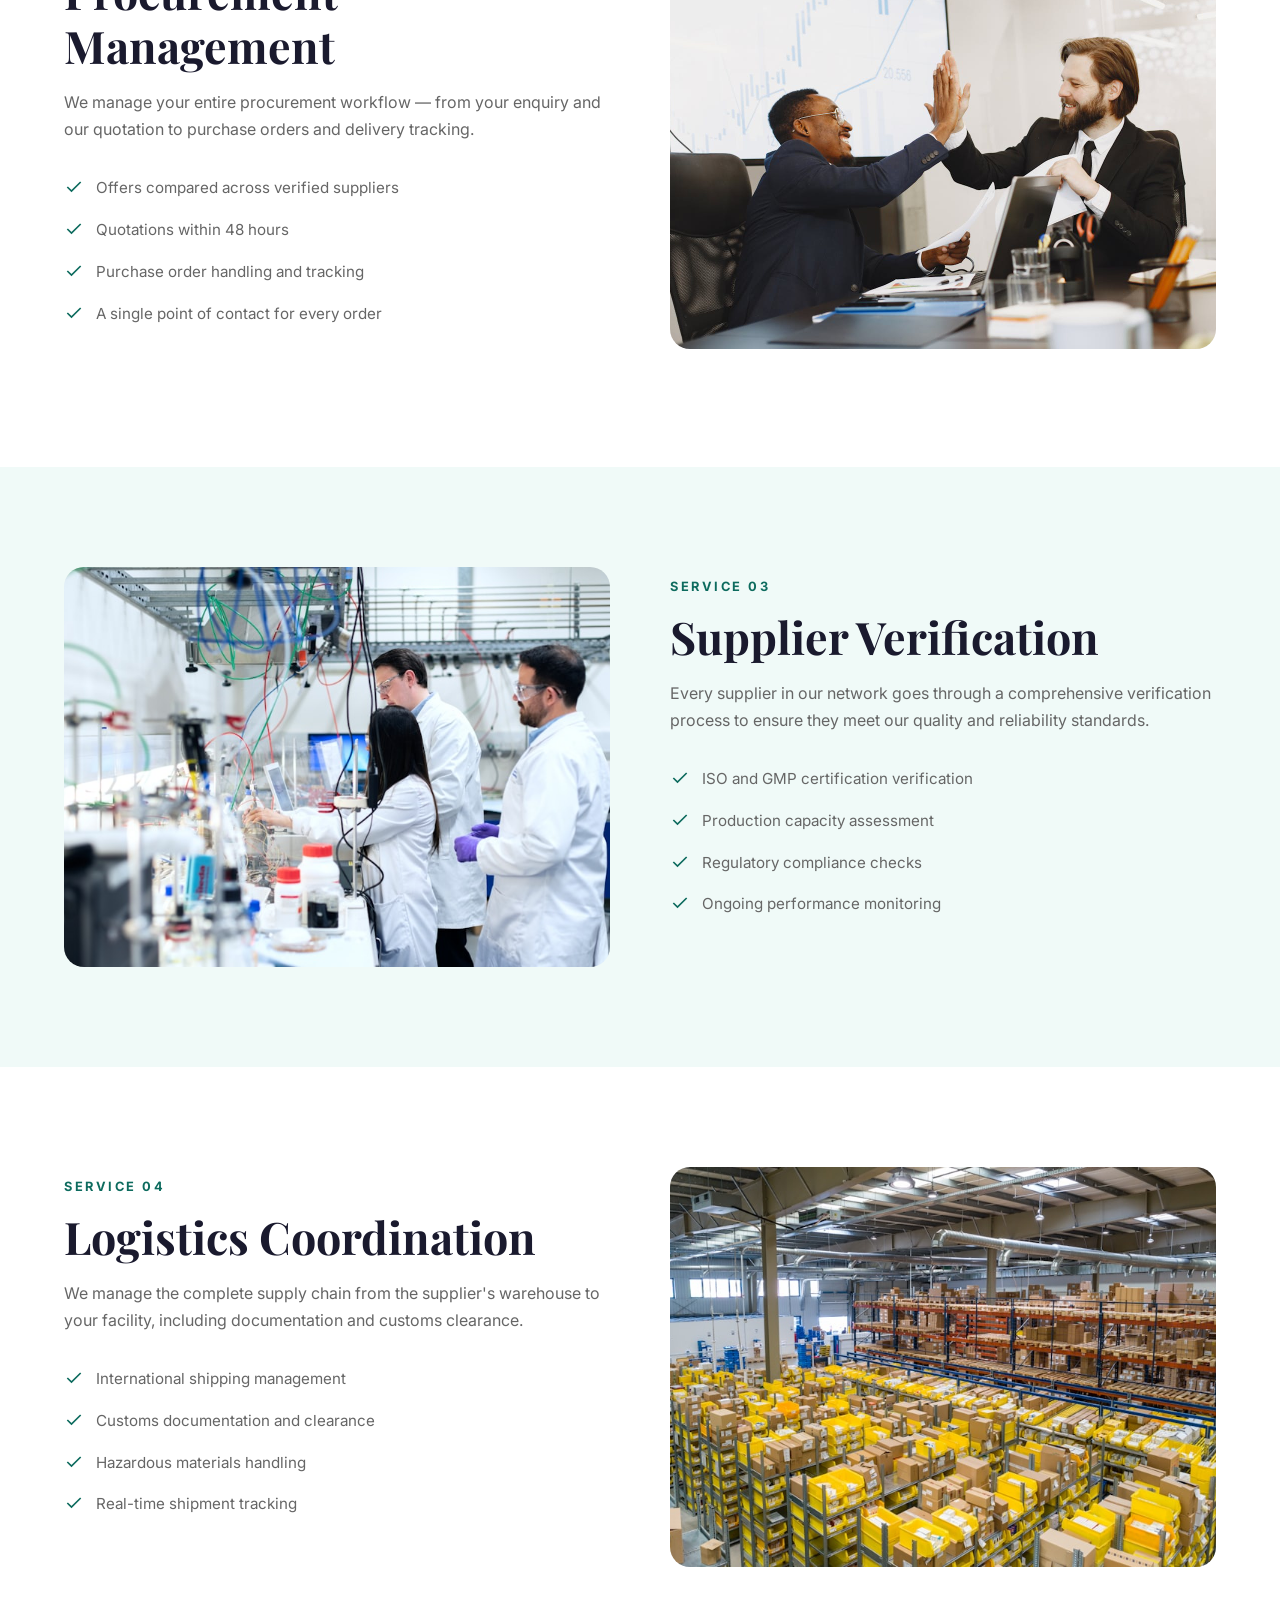
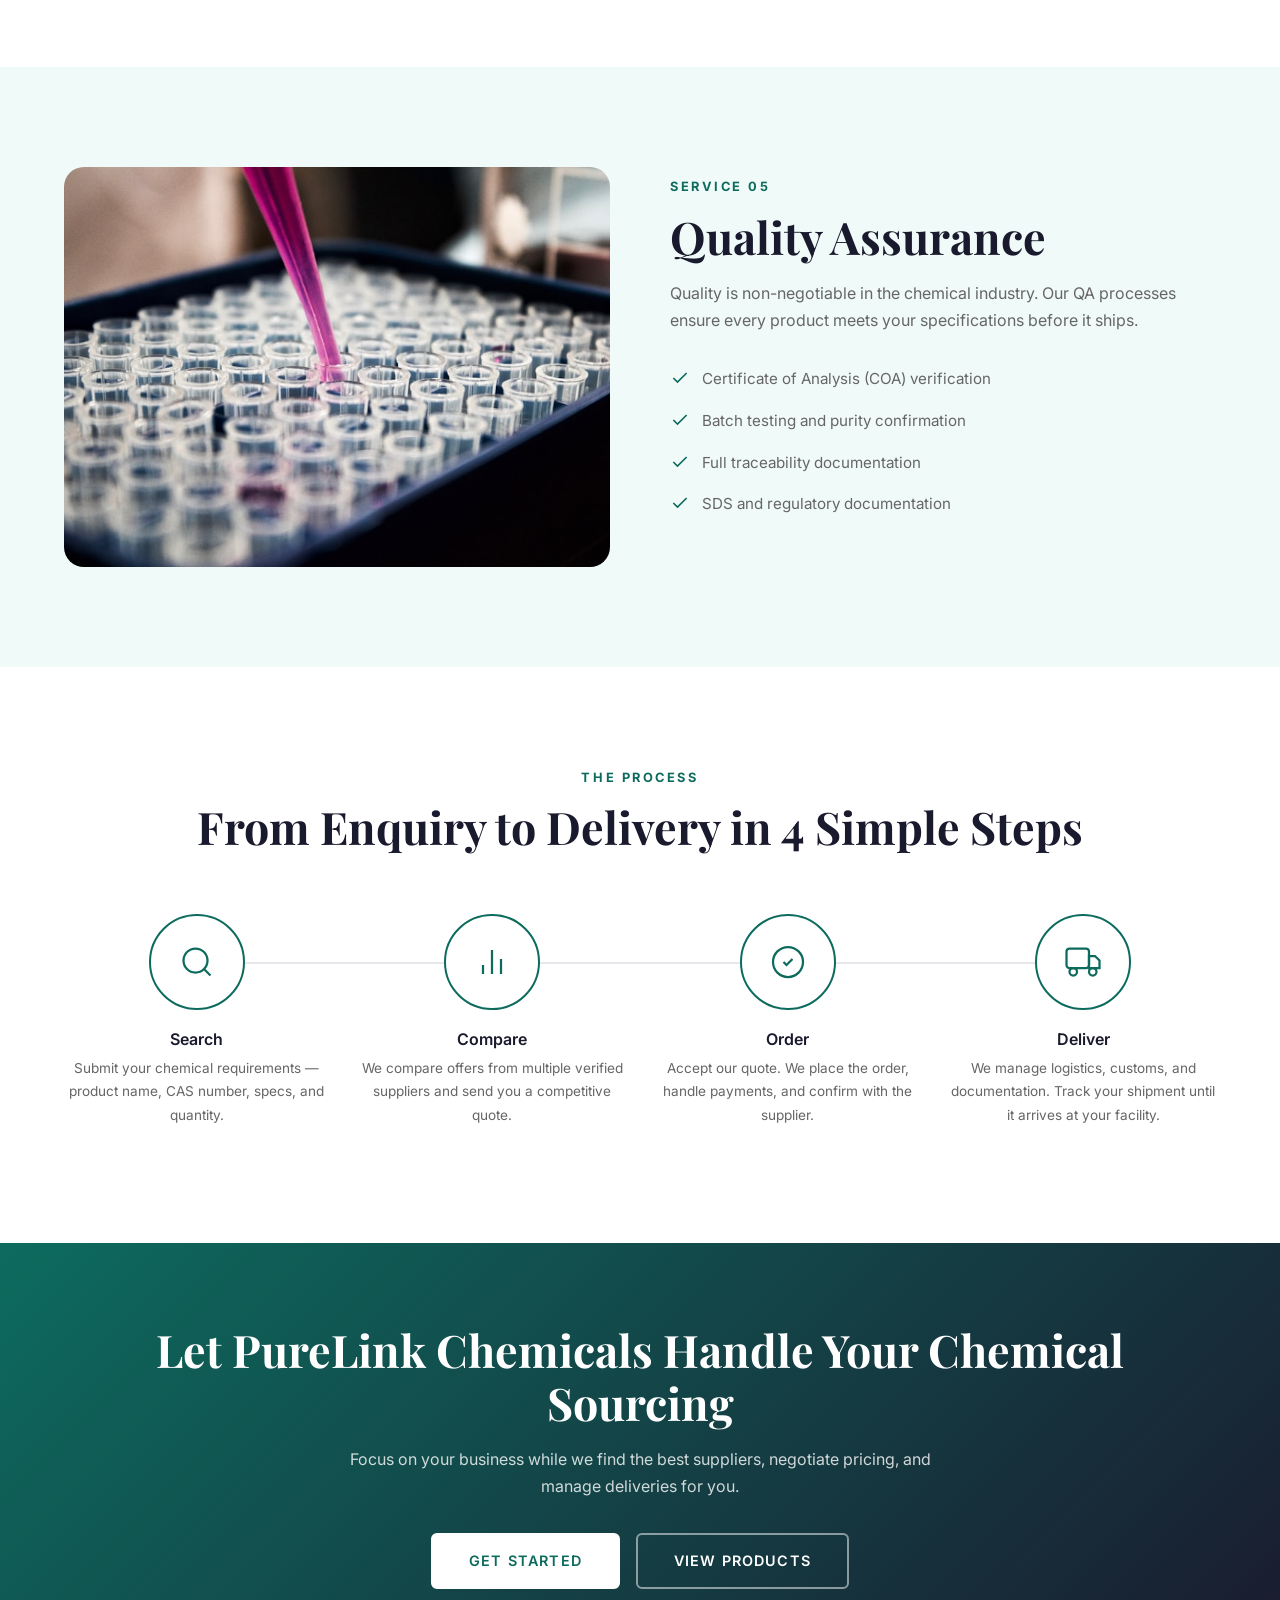
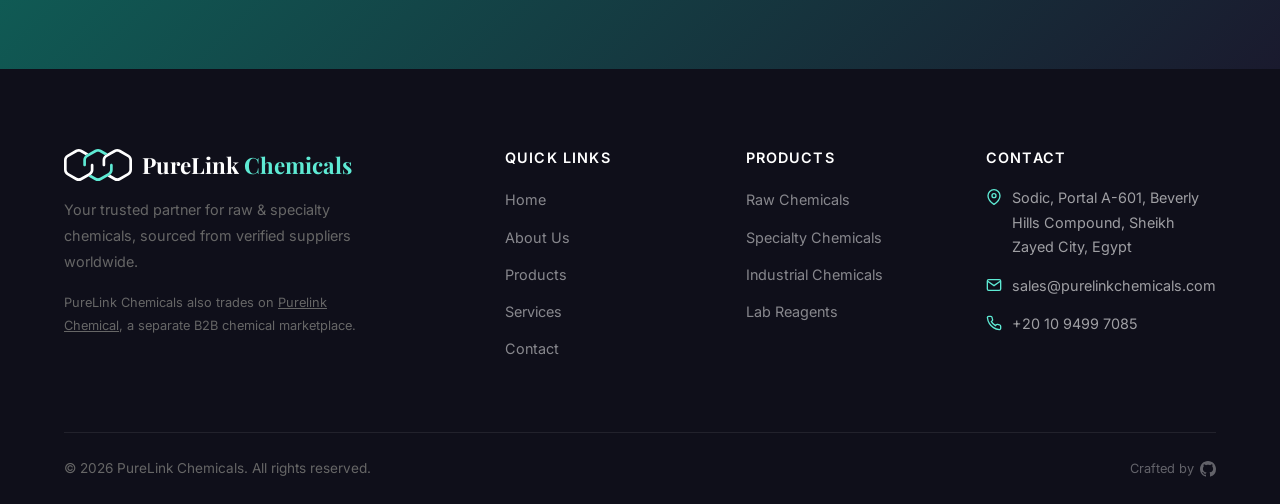
<file: services.html>
<!DOCTYPE html>
<html lang="en">
<head>
  <meta charset="UTF-8">
  <meta name="viewport" content="width=device-width, initial-scale=1.0">
  <meta name="description" content="PureLink Chemicals services - Chemical sourcing, procurement management, supplier verification, logistics coordination, and quality assurance.">
  <title>Services | PureLink Chemicals</title>
  <link rel="preconnect" href="https://fonts.googleapis.com">
  <link rel="preconnect" href="https://fonts.gstatic.com" crossorigin>
  <link href="https://fonts.googleapis.com/css2?family=Inter:wght@300;400;500;600;700&family=Playfair+Display:wght@400;700&display=swap" rel="stylesheet">
  <link rel="stylesheet" href="css/style.css">
  <link rel="icon" type="image/svg+xml" href="images/logo.svg">
  <link rel="icon" type="image/png" href="images/favicon.png">
  <link rel="alternate" hreflang="en" href="/services">
  <link rel="alternate" hreflang="ar" href="/services-ar">
  <link rel="alternate" hreflang="x-default" href="/services">
</head>
<body>

  <!-- Top Bar -->
  <div class="topbar">
    <div class="container flex flex--between">
      <div class="topbar__left">
        <div class="topbar__item">
          <svg viewBox="0 0 24 24" fill="none" stroke="currentColor" stroke-width="2"><path d="M4 4h16c1.1 0 2 .9 2 2v12c0 1.1-.9 2-2 2H4c-1.1 0-2-.9-2-2V6c0-1.1.9-2 2-2z"/><polyline points="22,6 12,13 2,6"/></svg>
          <a href="mailto:sales@purelinkchemicals.com">sales@purelinkchemicals.com</a>
        </div>
        <div class="topbar__item">
          <svg viewBox="0 0 24 24" fill="none" stroke="currentColor" stroke-width="2"><path d="M22 16.92v3a2 2 0 0 1-2.18 2 19.79 19.79 0 0 1-8.63-3.07 19.5 19.5 0 0 1-6-6 19.79 19.79 0 0 1-3.07-8.67A2 2 0 0 1 4.11 2h3a2 2 0 0 1 2 1.72c.127.96.361 1.903.7 2.81a2 2 0 0 1-.45 2.11L8.09 9.91a16 16 0 0 0 6 6l1.27-1.27a2 2 0 0 1 2.11-.45c.907.339 1.85.573 2.81.7A2 2 0 0 1 22 16.92z"/></svg>
          <a href="tel:+201094997085">+20 10 9499 7085</a>
        </div>
      </div>
      <div class="topbar__right">
        <a href="/services-ar" class="topbar__lang" hreflang="ar" lang="ar">العربية</a>
        <div class="topbar__social">
          <a href="#" aria-label="LinkedIn"><svg viewBox="0 0 24 24"><path d="M16 8a6 6 0 0 1 6 6v7h-4v-7a2 2 0 0 0-2-2 2 2 0 0 0-2 2v7h-4v-7a6 6 0 0 1 6-6z M2 9h4v12H2z M4 2a2 2 0 1 1 0 4 2 2 0 0 1 0-4z"/></svg></a>
          <a href="#" aria-label="Facebook"><svg viewBox="0 0 24 24"><path d="M18 2h-3a5 5 0 0 0-5 5v3H7v4h3v8h4v-8h3l1-4h-4V7a1 1 0 0 1 1-1h3z"/></svg></a>
        </div>
      </div>
    </div>
  </div>

  <!-- Header -->
  <header class="header">
    <div class="header__inner">
      <a href="/" class="header__logo">
        <img src="images/logo.svg" alt="PureLink Chemicals">
        <span class="header__logo-text">PureLink <span>Chemicals</span></span>
      </a>
      <nav class="nav" id="nav">
        <a href="/" class="nav__link">Home</a>
        <a href="/about" class="nav__link">About</a>
        <a href="/products" class="nav__link">Products</a>
        <a href="/services" class="nav__link nav__link--active">Services</a>
        <a href="/contact" class="nav__link">Contact</a>
      </nav>
      <button class="nav-toggle" aria-label="Toggle navigation">
        <span></span><span></span><span></span>
      </button>
    </div>
  </header>

  <!-- Page Hero -->
  <section class="page-hero">
    <div class="container">
      <h1 class="page-hero__title">Our Services</h1>
      <div class="page-hero__breadcrumb">
        <a href="/">Home</a>
        <span>/</span>
        <span>Services</span>
      </div>
    </div>
  </section>

  <!-- Intro -->
  <section class="section">
    <div class="container">
      <div class="text-center reveal" style="margin-bottom: 20px;">
        <span class="section-label">What We Do</span>
        <h2 class="section-title">How We Simplify Chemical Procurement</h2>
        <p class="section-subtitle centered">From sourcing to delivery, PureLink Chemicals manages every step of the procurement process so you can focus on what you do best.</p>
      </div>
    </div>
  </section>

  <!-- Service 1: Chemical Sourcing -->
  <section class="section section--light">
    <div class="container">
      <div class="content-row">
        <div class="content-row__image reveal-left" style="background-image: url('images/sourcing.jpg');">
        </div>
        <div class="content-row__body reveal-right">
          <span class="section-label">Service 01</span>
          <h2>Chemical Sourcing</h2>
          <p>Finding the right chemical at the right price shouldn't be a headache. Our sourcing team leverages a network of 50+ verified suppliers across multiple countries to find exactly what you need.</p>
          <ul class="content-row__list">
            <li><svg viewBox="0 0 24 24" stroke-width="2"><polyline points="20 6 9 17 4 12"/></svg>Access to global supplier network</li>
            <li><svg viewBox="0 0 24 24" stroke-width="2"><polyline points="20 6 9 17 4 12"/></svg>Multi-supplier price comparison</li>
            <li><svg viewBox="0 0 24 24" stroke-width="2"><polyline points="20 6 9 17 4 12"/></svg>Custom synthesis and formulation sourcing</li>
            <li><svg viewBox="0 0 24 24" stroke-width="2"><polyline points="20 6 9 17 4 12"/></svg>Rare and hard-to-find chemical procurement</li>
          </ul>
        </div>
      </div>
    </div>
  </section>

  <!-- Service 2: Procurement Management -->
  <section class="section">
    <div class="container">
      <div class="content-row content-row--reverse">
        <div class="content-row__image reveal-right" style="background-image: url('images/about-team.jpg');">
        </div>
        <div class="content-row__body reveal-left">
          <span class="section-label">Service 02</span>
          <h2>Procurement Management</h2>
          <p>We manage your entire procurement workflow — from your enquiry and our quotation to purchase orders and delivery tracking.</p>
          <ul class="content-row__list">
            <li><svg viewBox="0 0 24 24" stroke-width="2"><polyline points="20 6 9 17 4 12"/></svg>Offers compared across verified suppliers</li>
            <li><svg viewBox="0 0 24 24" stroke-width="2"><polyline points="20 6 9 17 4 12"/></svg>Quotations within 48 hours</li>
            <li><svg viewBox="0 0 24 24" stroke-width="2"><polyline points="20 6 9 17 4 12"/></svg>Purchase order handling and tracking</li>
            <li><svg viewBox="0 0 24 24" stroke-width="2"><polyline points="20 6 9 17 4 12"/></svg>A single point of contact for every order</li>
          </ul>
        </div>
      </div>
    </div>
  </section>

  <!-- Service 3: Supplier Verification -->
  <section class="section section--light">
    <div class="container">
      <div class="content-row">
        <div class="content-row__image reveal-left" style="background-image: url('images/quality.jpg');">
        </div>
        <div class="content-row__body reveal-right">
          <span class="section-label">Service 03</span>
          <h2>Supplier Verification</h2>
          <p>Every supplier in our network goes through a comprehensive verification process to ensure they meet our quality and reliability standards.</p>
          <ul class="content-row__list">
            <li><svg viewBox="0 0 24 24" stroke-width="2"><polyline points="20 6 9 17 4 12"/></svg>ISO and GMP certification verification</li>
            <li><svg viewBox="0 0 24 24" stroke-width="2"><polyline points="20 6 9 17 4 12"/></svg>Production capacity assessment</li>
            <li><svg viewBox="0 0 24 24" stroke-width="2"><polyline points="20 6 9 17 4 12"/></svg>Regulatory compliance checks</li>
            <li><svg viewBox="0 0 24 24" stroke-width="2"><polyline points="20 6 9 17 4 12"/></svg>Ongoing performance monitoring</li>
          </ul>
        </div>
      </div>
    </div>
  </section>

  <!-- Service 4: Logistics -->
  <section class="section">
    <div class="container">
      <div class="content-row content-row--reverse">
        <div class="content-row__image reveal-right" style="background-image: url('images/logistics.jpg');">
        </div>
        <div class="content-row__body reveal-left">
          <span class="section-label">Service 04</span>
          <h2>Logistics Coordination</h2>
          <p>We manage the complete supply chain from the supplier's warehouse to your facility, including documentation and customs clearance.</p>
          <ul class="content-row__list">
            <li><svg viewBox="0 0 24 24" stroke-width="2"><polyline points="20 6 9 17 4 12"/></svg>International shipping management</li>
            <li><svg viewBox="0 0 24 24" stroke-width="2"><polyline points="20 6 9 17 4 12"/></svg>Customs documentation and clearance</li>
            <li><svg viewBox="0 0 24 24" stroke-width="2"><polyline points="20 6 9 17 4 12"/></svg>Hazardous materials handling</li>
            <li><svg viewBox="0 0 24 24" stroke-width="2"><polyline points="20 6 9 17 4 12"/></svg>Real-time shipment tracking</li>
          </ul>
        </div>
      </div>
    </div>
  </section>

  <!-- Service 5: Quality Assurance -->
  <section class="section section--light">
    <div class="container">
      <div class="content-row">
        <div class="content-row__image reveal-left" style="background-image: url('images/fine-chemicals.jpg');">
        </div>
        <div class="content-row__body reveal-right">
          <span class="section-label">Service 05</span>
          <h2>Quality Assurance</h2>
          <p>Quality is non-negotiable in the chemical industry. Our QA processes ensure every product meets your specifications before it ships.</p>
          <ul class="content-row__list">
            <li><svg viewBox="0 0 24 24" stroke-width="2"><polyline points="20 6 9 17 4 12"/></svg>Certificate of Analysis (COA) verification</li>
            <li><svg viewBox="0 0 24 24" stroke-width="2"><polyline points="20 6 9 17 4 12"/></svg>Batch testing and purity confirmation</li>
            <li><svg viewBox="0 0 24 24" stroke-width="2"><polyline points="20 6 9 17 4 12"/></svg>Full traceability documentation</li>
            <li><svg viewBox="0 0 24 24" stroke-width="2"><polyline points="20 6 9 17 4 12"/></svg>SDS and regulatory documentation</li>
          </ul>
        </div>
      </div>
    </div>
  </section>

  <!-- Process Steps -->
  <section class="section">
    <div class="container">
      <div class="text-center reveal" style="margin-bottom: 60px;">
        <span class="section-label">The Process</span>
        <h2 class="section-title">From Enquiry to Delivery in 4 Simple Steps</h2>
      </div>

      <div class="process-steps reveal">
        <div class="process-step">
          <div class="process-step__number">
            <svg viewBox="0 0 24 24" stroke-width="1.5"><circle cx="11" cy="11" r="8"/><line x1="21" y1="21" x2="16.65" y2="16.65"/></svg>
          </div>
          <h3 class="process-step__title">Search</h3>
          <p class="process-step__text">Submit your chemical requirements — product name, CAS number, specs, and quantity.</p>
        </div>
        <div class="process-step">
          <div class="process-step__number">
            <svg viewBox="0 0 24 24" stroke-width="1.5"><line x1="18" y1="20" x2="18" y2="10"/><line x1="12" y1="20" x2="12" y2="4"/><line x1="6" y1="20" x2="6" y2="14"/></svg>
          </div>
          <h3 class="process-step__title">Compare</h3>
          <p class="process-step__text">We compare offers from multiple verified suppliers and send you a competitive quote.</p>
        </div>
        <div class="process-step">
          <div class="process-step__number">
            <svg viewBox="0 0 24 24" stroke-width="1.5"><path d="M9 12l2 2 4-4"/><path d="M12 2a10 10 0 1 0 0 20 10 10 0 0 0 0-20z"/></svg>
          </div>
          <h3 class="process-step__title">Order</h3>
          <p class="process-step__text">Accept our quote. We place the order, handle payments, and confirm with the supplier.</p>
        </div>
        <div class="process-step">
          <div class="process-step__number">
            <svg viewBox="0 0 24 24" stroke-width="1.5"><rect x="1" y="3" width="15" height="13" rx="2"/><polygon points="16 8 20 8 23 11 23 16 16 16 16 8"/><circle cx="5.5" cy="18.5" r="2.5"/><circle cx="18.5" cy="18.5" r="2.5"/></svg>
          </div>
          <h3 class="process-step__title">Deliver</h3>
          <p class="process-step__text">We manage logistics, customs, and documentation. Track your shipment until it arrives at your facility.</p>
        </div>
      </div>
    </div>
  </section>

  <!-- CTA -->
  <section class="cta-banner">
    <div class="container reveal">
      <h2>Let PureLink Chemicals Handle Your Chemical Sourcing</h2>
      <p>Focus on your business while we find the best suppliers, negotiate pricing, and manage deliveries for you.</p>
      <div style="display: flex; gap: 16px; justify-content: center; flex-wrap: wrap;">
        <a href="/contact" class="btn btn--white">Get Started</a>
        <a href="/products" class="btn btn--outline-white">View Products</a>
      </div>
    </div>
  </section>

  <!-- Footer -->
  <footer class="footer">
    <div class="container">
      <div class="footer__grid">
        <div>
          <div class="footer__logo">
            <img src="images/logo-white.svg" alt="PureLink Chemicals">
            <div class="footer__logo-text">PureLink <span>Chemicals</span></div>
          </div>
          <p class="footer__brand-text">Your trusted partner for raw & specialty chemicals, sourced from verified suppliers worldwide.</p>
          <p class="footer__brand-text" style="margin-top: 12px; font-size: 0.8rem;">PureLink Chemicals also trades on <a href="https://purelinkchemical.com/" target="_blank" rel="noopener" style="color: inherit; text-decoration: underline;">Purelink Chemical</a>, a separate B2B chemical marketplace.</p>
        </div>
        <div>
          <h4 class="footer__title">Quick Links</h4>
          <ul class="footer__links">
            <li><a href="/">Home</a></li>
            <li><a href="/about">About Us</a></li>
            <li><a href="/products">Products</a></li>
            <li><a href="/services">Services</a></li>
            <li><a href="/contact">Contact</a></li>
          </ul>
        </div>
        <div>
          <h4 class="footer__title">Products</h4>
          <ul class="footer__links">
            <li><a href="/products">Raw Chemicals</a></li>
            <li><a href="/products">Specialty Chemicals</a></li>
            <li><a href="/products">Industrial Chemicals</a></li>
            <li><a href="/products">Lab Reagents</a></li>
          </ul>
        </div>
        <div>
          <h4 class="footer__title">Contact</h4>
          <div class="footer__contact-item">
            <svg viewBox="0 0 24 24" fill="none" stroke-width="2"><path d="M21 10c0 7-9 13-9 13s-9-6-9-13a9 9 0 0 1 18 0z"/><circle cx="12" cy="10" r="3"/></svg>
            <span>Sodic, Portal A-601, Beverly Hills Compound, Sheikh Zayed City, Egypt</span>
          </div>
          <div class="footer__contact-item">
            <svg viewBox="0 0 24 24" fill="none" stroke-width="2"><path d="M4 4h16c1.1 0 2 .9 2 2v12c0 1.1-.9 2-2 2H4c-1.1 0-2-.9-2-2V6c0-1.1.9-2 2-2z"/><polyline points="22,6 12,13 2,6"/></svg>
            <a href="mailto:sales@purelinkchemicals.com">sales@purelinkchemicals.com</a>
          </div>
          <div class="footer__contact-item">
            <svg viewBox="0 0 24 24" fill="none" stroke-width="2"><path d="M22 16.92v3a2 2 0 0 1-2.18 2 19.79 19.79 0 0 1-8.63-3.07 19.5 19.5 0 0 1-6-6 19.79 19.79 0 0 1-3.07-8.67A2 2 0 0 1 4.11 2h3a2 2 0 0 1 2 1.72c.127.96.361 1.903.7 2.81a2 2 0 0 1-.45 2.11L8.09 9.91a16 16 0 0 0 6 6l1.27-1.27a2 2 0 0 1 2.11-.45c.907.339 1.85.573 2.81.7A2 2 0 0 1 22 16.92z"/></svg>
            <a href="tel:+201094997085">+20 10 9499 7085</a>
          </div>
        </div>
      </div>
      <div class="footer__bottom">
        <p>&copy; 2026 PureLink Chemicals. All rights reserved.</p>
        <a href="https://github.com/ahmed0magdy" target="_blank" rel="noopener noreferrer" class="footer__credit-link">Crafted by <svg viewBox="0 0 24 24" fill="currentColor"><path d="M12 0C5.37 0 0 5.37 0 12c0 5.31 3.435 9.795 8.205 11.385.6.105.825-.255.825-.57 0-.285-.015-1.23-.015-2.235-3.015.555-3.795-.735-4.035-1.41-.135-.345-.72-1.41-1.23-1.695-.42-.225-1.02-.78-.015-.795.945-.015 1.62.87 1.845 1.23 1.08 1.815 2.805 1.305 3.495.99.105-.78.42-1.305.765-1.605-2.67-.3-5.46-1.335-5.46-5.925 0-1.305.465-2.385 1.23-3.225-.12-.3-.54-1.53.12-3.18 0 0 1.005-.315 3.3 1.23.96-.27 1.98-.405 3-.405s2.04.135 3 .405c2.295-1.56 3.3-1.23 3.3-1.23.66 1.65.24 2.88.12 3.18.765.84 1.23 1.905 1.23 3.225 0 4.605-2.805 5.625-5.475 5.925.435.375.81 1.095.81 2.22 0 1.605-.015 2.895-.015 3.3 0 .315.225.69.825.57A12.02 12.02 0 0 0 24 12c0-6.63-5.37-12-12-12z"/></svg></a>
      </div>
    </div>
  </footer>

  <button class="back-to-top" aria-label="Back to top">
    <svg viewBox="0 0 24 24" stroke-width="2"><polyline points="18 15 12 9 6 15"/></svg>
  </button>

  <script src="js/main.js"></script>
  <script src="js/support-chat.js" defer></script>
</body>
</html>
</file>
<file: css/style.css>
/* ============================================
   PureLink Chemicals - Modern Corporate Site
   Design: Agritrade-inspired, B2B Chemical
   Fonts: Playfair Display + Inter
   ============================================ */

/* --- Reset & Base --- */
*, *::before, *::after { box-sizing: border-box; margin: 0; padding: 0; }

html {
  scroll-behavior: smooth;
  scroll-padding-top: 80px;
}

body {
  font-family: 'Inter', -apple-system, BlinkMacSystemFont, sans-serif;
  font-size: 16px;
  line-height: 1.7;
  color: #333;
  background: #fff;
  -webkit-font-smoothing: antialiased;
  -moz-osx-font-smoothing: grayscale;
  overflow-x: hidden;
}

img { max-width: 100%; height: auto; display: block; }
a { text-decoration: none; color: inherit; transition: color 0.3s ease; }
ul, ol { list-style: none; }

/* --- CSS Variables --- */
:root {
  --primary: #0D6B5E;
  --primary-dark: #095349;
  --primary-light: #16A085;
  --secondary: #1A1A2E;
  --accent: #5EEAD4;
  --light-bg: #F0FAF8;
  --white: #FFFFFF;
  --text: #333333;
  --text-light: #666666;
  --text-muted: #999999;
  --border: #E5E7EB;
  --shadow-sm: 0 2px 8px rgba(0,0,0,0.06);
  --shadow-md: 0 4px 20px rgba(0,0,0,0.08);
  --shadow-lg: 0 12px 40px rgba(0,0,0,0.12);
  --shadow-primary: 0 6px 20px rgba(13,107,94,0.25);
  --radius-sm: 6px;
  --radius-md: 12px;
  --radius-lg: 20px;
  --transition: 0.3s cubic-bezier(0.4, 0, 0.2, 1);
  --container: 1200px;
}

/* --- Typography --- */
h1, h2, h3, h4, h5, h6 {
  font-family: 'Playfair Display', Georgia, serif;
  font-weight: 700;
  line-height: 1.2;
  color: var(--secondary);
}

h1 { font-size: clamp(2.2rem, 5vw, 3.5rem); }
h2 { font-size: clamp(1.8rem, 4vw, 2.8rem); }
h3 { font-size: clamp(1.3rem, 3vw, 1.6rem); }
h4 { font-size: 1.2rem; }

p { margin-bottom: 1rem; color: var(--text-light); }

.section-label {
  font-family: 'Inter', sans-serif;
  font-size: 0.8rem;
  font-weight: 700;
  text-transform: uppercase;
  letter-spacing: 0.2em;
  color: var(--primary);
  margin-bottom: 0.75rem;
  display: block;
}

.section-title { margin-bottom: 1rem; }

.section-subtitle {
  font-size: 1.1rem;
  color: var(--text-light);
  max-width: 600px;
  line-height: 1.8;
}

.section-subtitle.centered { margin-left: auto; margin-right: auto; text-align: center; }

/* --- Layout --- */
.container {
  width: 100%;
  max-width: var(--container);
  margin: 0 auto;
  padding: 0 24px;
}

.section {
  padding: 100px 0;
}

.section--light { background: var(--light-bg); }
.section--dark {
  background: var(--secondary);
  color: var(--white);
}
.section--dark h2, .section--dark h3, .section--dark h4 { color: var(--white); }
.section--dark p { color: rgba(255,255,255,0.7); }
.section--dark .section-label { color: var(--accent); }

.section--gradient {
  background: linear-gradient(135deg, var(--primary) 0%, var(--secondary) 100%);
  color: var(--white);
}
.section--gradient h2, .section--gradient h3 { color: var(--white); }
.section--gradient p { color: rgba(255,255,255,0.85); }

.text-center { text-align: center; }
.text-white { color: var(--white) !important; }

.grid {
  display: grid;
  gap: 30px;
}
.grid--2 { grid-template-columns: repeat(2, 1fr); }
.grid--3 { grid-template-columns: repeat(3, 1fr); }
.grid--4 { grid-template-columns: repeat(4, 1fr); }

.flex { display: flex; }
.flex--center { align-items: center; justify-content: center; }
.flex--between { align-items: center; justify-content: space-between; }
.flex--gap { gap: 30px; }

/* --- Buttons --- */
.btn {
  display: inline-block;
  padding: 14px 36px;
  font-family: 'Inter', sans-serif;
  font-size: 0.9rem;
  font-weight: 600;
  text-transform: uppercase;
  letter-spacing: 0.08em;
  border: 2px solid transparent;
  border-radius: var(--radius-sm);
  cursor: pointer;
  transition: all var(--transition);
  text-align: center;
}

.btn--primary {
  background: var(--primary);
  color: var(--white);
  border-color: var(--primary);
}
.btn--primary:hover {
  background: var(--primary-dark);
  border-color: var(--primary-dark);
  transform: translateY(-2px);
  box-shadow: var(--shadow-primary);
}

.btn--secondary {
  background: transparent;
  color: var(--primary);
  border-color: var(--primary);
}
.btn--secondary:hover {
  background: var(--primary);
  color: var(--white);
  transform: translateY(-2px);
}

.btn--white {
  background: var(--white);
  color: var(--primary);
  border-color: var(--white);
}
.btn--white:hover {
  background: transparent;
  color: var(--white);
  border-color: var(--white);
  transform: translateY(-2px);
}

.btn--outline-white {
  background: transparent;
  color: var(--white);
  border-color: rgba(255,255,255,0.5);
}
.btn--outline-white:hover {
  background: var(--white);
  color: var(--primary);
  transform: translateY(-2px);
}

/* --- Top Bar --- */
.topbar {
  background: var(--secondary);
  padding: 8px 0;
  font-size: 0.85rem;
  color: rgba(255,255,255,0.7);
  border-bottom: 1px solid rgba(255,255,255,0.08);
}

.topbar a {
  color: rgba(255,255,255,0.7);
  transition: color 0.3s ease;
}
.topbar a:hover { color: var(--accent); }

.topbar__left { display: flex; gap: 24px; align-items: center; }
.topbar__right { display: flex; gap: 16px; align-items: center; }

.topbar__item {
  display: flex;
  align-items: center;
  gap: 6px;
}

.topbar__item svg {
  width: 14px;
  height: 14px;
  stroke: var(--accent);
  flex-shrink: 0;
}

.topbar__social { display: flex; gap: 12px; }
.topbar__social a {
  display: flex;
  align-items: center;
  justify-content: center;
  width: 28px;
  height: 28px;
  border-radius: 50%;
  background: rgba(255,255,255,0.08);
  transition: all 0.3s ease;
}
.topbar__social a:hover {
  background: var(--primary);
  transform: translateY(-2px);
}
.topbar__social svg { width: 14px; height: 14px; fill: #fff; }

/* --- Header / Navigation --- */
.header {
  background: var(--white);
  position: sticky;
  top: 0;
  z-index: 1000;
  transition: all var(--transition);
}

.header--scrolled {
  box-shadow: var(--shadow-md);
}

.header__inner {
  display: flex;
  align-items: center;
  justify-content: space-between;
  padding: 0 24px;
  max-width: var(--container);
  margin: 0 auto;
  height: 80px;
}

.header__logo {
  display: flex;
  align-items: center;
  gap: 10px;
}

.header__logo img {
  height: 38px;
  width: auto;
}

.header__logo-text {
  font-family: 'Playfair Display', Georgia, serif;
  font-size: 1.5rem;
  font-weight: 700;
  color: var(--secondary);
  letter-spacing: -0.01em;
  line-height: 1;
  white-space: nowrap;
}

.header__logo-text span {
  color: var(--primary);
}

.nav { display: flex; align-items: center; gap: 36px; }

.nav__link {
  font-size: 0.9rem;
  font-weight: 500;
  text-transform: uppercase;
  letter-spacing: 0.06em;
  color: var(--text);
  position: relative;
  padding: 8px 0;
}

.nav__link::after {
  content: '';
  position: absolute;
  bottom: 0;
  left: 50%;
  width: 0;
  height: 2px;
  background: var(--primary);
  transition: all 0.3s ease;
  transform: translateX(-50%);
}

.nav__link:hover, .nav__link--active {
  color: var(--primary);
}

.nav__link:hover::after, .nav__link--active::after {
  width: 100%;
}

.nav__cta {
  padding: 10px 24px;
  font-size: 0.85rem;
}

/* Mobile menu toggle */
.nav-toggle {
  display: none;
  background: none;
  border: none;
  cursor: pointer;
  padding: 8px;
  z-index: 1001;
}

.nav-toggle span {
  display: block;
  width: 24px;
  height: 2px;
  background: var(--text);
  margin: 6px 0;
  transition: all 0.3s ease;
}

.nav-toggle.active span:nth-child(1) {
  transform: rotate(45deg) translate(5px, 5px);
}
.nav-toggle.active span:nth-child(2) { opacity: 0; }
.nav-toggle.active span:nth-child(3) {
  transform: rotate(-45deg) translate(6px, -6px);
}

/* --- Hero Banner --- */
.hero {
  position: relative;
  min-height: 90vh;
  display: flex;
  align-items: center;
  background: linear-gradient(135deg, rgba(13,107,94,0.9) 0%, rgba(26,26,46,0.95) 100%),
              url('../images/hero-bg.jpg') center/cover no-repeat;
  color: var(--white);
  overflow: hidden;
}

.hero__content {
  position: relative;
  z-index: 2;
  max-width: 700px;
}

.hero__label {
  font-size: 0.85rem;
  font-weight: 600;
  text-transform: uppercase;
  letter-spacing: 0.2em;
  color: var(--accent);
  margin-bottom: 1.25rem;
  display: block;
}

.hero__title {
  color: var(--white);
  margin-bottom: 1.5rem;
  text-shadow: 0 2px 10px rgba(0,0,0,0.2);
}

.hero__text {
  font-size: 1.15rem;
  line-height: 1.8;
  color: rgba(255,255,255,0.85);
  margin-bottom: 2.5rem;
  max-width: 550px;
}

.hero__buttons { display: flex; gap: 16px; flex-wrap: wrap; }

.hero__decoration {
  position: absolute;
  right: -10%;
  top: 50%;
  transform: translateY(-50%);
  width: 500px;
  height: 500px;
  border-radius: 50%;
  border: 1px solid rgba(255,255,255,0.06);
  z-index: 1;
}

.hero__decoration::before {
  content: '';
  position: absolute;
  inset: 40px;
  border-radius: 50%;
  border: 1px solid rgba(255,255,255,0.04);
}

/* Page Hero (inner pages) */
.page-hero {
  position: relative;
  padding: 120px 0 80px;
  background: linear-gradient(135deg, rgba(13,107,94,0.9) 0%, rgba(26,26,46,0.95) 100%);
  color: var(--white);
  text-align: center;
}

.page-hero__title {
  color: var(--white);
  margin-bottom: 1rem;
}

.page-hero__breadcrumb {
  display: flex;
  justify-content: center;
  gap: 8px;
  font-size: 0.9rem;
  color: rgba(255,255,255,0.6);
}

.page-hero__breadcrumb a { color: var(--accent); }
.page-hero__breadcrumb a:hover { text-decoration: underline; }

/* --- Marquee --- */
.marquee {
  background: var(--secondary);
  padding: 20px 0;
  overflow: hidden;
  white-space: nowrap;
  cursor: grab;
  user-select: none;
  -webkit-user-select: none;
}

.marquee--dragging {
  cursor: grabbing;
}

.marquee__inner {
  display: inline-flex;
  flex-shrink: 0;
  animation: marquee 30s linear infinite;
  will-change: transform;
  min-width: 200%;
}

.marquee__inner--paused {
  animation-play-state: paused;
}

.marquee__item {
  font-family: 'Playfair Display', Georgia, serif;
  font-size: 1.4rem;
  font-weight: 700;
  color: rgba(255,255,255,0.12);
  text-transform: uppercase;
  letter-spacing: 0.1em;
  padding: 0 20px;
  flex-shrink: 0;
}

.marquee__item span {
  color: rgba(255,255,255,0.25);
  margin: 0 16px;
}

@keyframes marquee {
  0% { transform: translateX(0); }
  100% { transform: translateX(-50%); }
}

/* --- Feature Cards --- */
.feature-card {
  background: var(--white);
  padding: 40px 30px;
  border-radius: var(--radius-md);
  border: 1px solid var(--border);
  text-align: center;
  transition: all var(--transition);
}

.feature-card:hover {
  transform: translateY(-8px);
  box-shadow: 0 12px 30px rgba(13,107,94,0.1);
  border-color: rgba(13,107,94,0.2);
}

.feature-card__icon {
  width: 64px;
  height: 64px;
  background: var(--light-bg);
  border-radius: var(--radius-md);
  display: flex;
  align-items: center;
  justify-content: center;
  margin: 0 auto 20px;
  transition: all var(--transition);
}

.feature-card:hover .feature-card__icon {
  background: var(--primary);
}

.feature-card__icon svg {
  width: 28px;
  height: 28px;
  stroke: var(--primary);
  fill: none;
  stroke-width: 1.5;
  transition: all var(--transition);
}

.feature-card:hover .feature-card__icon svg { stroke: var(--white); }

.feature-card__title {
  font-family: 'Inter', sans-serif;
  font-size: 1.05rem;
  font-weight: 600;
  margin-bottom: 10px;
  color: var(--secondary);
}

.feature-card__text {
  font-size: 0.9rem;
  color: var(--text-light);
  margin-bottom: 0;
}

/* --- Stats --- */
.stats {
  display: grid;
  grid-template-columns: repeat(4, 1fr);
  gap: 30px;
  text-align: center;
}

.stat__value {
  font-family: 'Playfair Display', Georgia, serif;
  font-size: 3rem;
  font-weight: 700;
  color: var(--accent);
  line-height: 1;
  margin-bottom: 8px;
}

.stat__label {
  font-size: 0.85rem;
  text-transform: uppercase;
  letter-spacing: 0.1em;
  font-weight: 500;
  color: rgba(255,255,255,0.6);
}

/* --- Product/Category Cards --- */
.category-card {
  position: relative;
  border-radius: var(--radius-md);
  overflow: hidden;
  background: var(--white);
  border: 1px solid var(--border);
  transition: all var(--transition);
}

.category-card:hover {
  transform: translateY(-6px);
  box-shadow: var(--shadow-lg);
}

.category-card__image {
  height: 220px;
  background: linear-gradient(135deg, var(--primary-light), var(--primary-dark));
  display: flex;
  align-items: center;
  justify-content: center;
  overflow: hidden;
}

.category-card__image svg {
  width: 64px;
  height: 64px;
  stroke: var(--white);
  fill: none;
  stroke-width: 1.2;
  opacity: 0.8;
}

.category-card__body {
  padding: 24px;
}

.category-card__title {
  font-family: 'Inter', sans-serif;
  font-size: 1.1rem;
  font-weight: 600;
  color: var(--secondary);
  margin-bottom: 8px;
}

.category-card__text {
  font-size: 0.9rem;
  color: var(--text-light);
  margin-bottom: 16px;
}

.category-card__link {
  font-size: 0.85rem;
  font-weight: 600;
  text-transform: uppercase;
  letter-spacing: 0.08em;
  color: var(--primary);
  display: inline-flex;
  align-items: center;
  gap: 6px;
}

.category-card__link:hover { gap: 10px; }

.category-card__link svg {
  width: 16px;
  height: 16px;
  stroke: var(--primary);
  fill: none;
  transition: all 0.3s ease;
}

/* --- Alternating Content Sections --- */
.content-row {
  display: grid;
  grid-template-columns: 1fr 1fr;
  gap: 60px;
  align-items: center;
}

.content-row--reverse { direction: rtl; }
.content-row--reverse > * { direction: ltr; }

.content-row__image {
  border-radius: var(--radius-lg);
  overflow: hidden;
  background: linear-gradient(135deg, var(--primary-light), var(--secondary));
  background-size: cover;
  background-position: center;
  min-height: 400px;
  display: flex;
  align-items: center;
  justify-content: center;
}

.content-row__image svg {
  width: 120px;
  height: 120px;
  stroke: rgba(255,255,255,0.3);
  fill: none;
  stroke-width: 0.8;
}

.content-row__body h2 { margin-bottom: 1rem; }
.content-row__body p { margin-bottom: 1.5rem; }

.content-row__list {
  margin-bottom: 2rem;
}

.content-row__list li {
  display: flex;
  align-items: flex-start;
  gap: 12px;
  padding: 8px 0;
  color: var(--text-light);
  font-size: 0.95rem;
}

.content-row__list li svg {
  width: 20px;
  height: 20px;
  stroke: var(--primary);
  fill: none;
  flex-shrink: 0;
  margin-top: 2px;
}

/* --- Process Steps --- */
.process-steps {
  display: grid;
  grid-template-columns: repeat(4, 1fr);
  gap: 30px;
  position: relative;
}

.process-steps::before {
  content: '';
  position: absolute;
  top: 48px;
  left: 15%;
  right: 15%;
  height: 2px;
  background: var(--border);
  z-index: 0;
}

.process-step {
  text-align: center;
  position: relative;
  z-index: 1;
}

.process-step__number {
  width: 96px;
  height: 96px;
  border-radius: 50%;
  background: var(--white);
  border: 2px solid var(--primary);
  display: flex;
  align-items: center;
  justify-content: center;
  margin: 0 auto 20px;
  transition: all var(--transition);
}

.process-step:hover .process-step__number {
  background: var(--primary);
}

.process-step__number svg {
  width: 36px;
  height: 36px;
  stroke: var(--primary);
  fill: none;
  stroke-width: 1.5;
  transition: all var(--transition);
}

.process-step:hover .process-step__number svg { stroke: var(--white); }

.process-step__title {
  font-family: 'Inter', sans-serif;
  font-size: 1rem;
  font-weight: 600;
  color: var(--secondary);
  margin-bottom: 8px;
}

.process-step__text {
  font-size: 0.85rem;
  color: var(--text-light);
}

/* --- Timeline --- */
.timeline {
  position: relative;
  max-width: 800px;
  margin: 0 auto;
}

.timeline::before {
  content: '';
  position: absolute;
  left: 50%;
  top: 0;
  bottom: 0;
  width: 2px;
  background: var(--border);
  transform: translateX(-50%);
}

.timeline__item {
  position: relative;
  padding: 0 0 50px;
  display: grid;
  grid-template-columns: 1fr 1fr;
  gap: 60px;
}

.timeline__dot {
  position: absolute;
  left: 50%;
  top: 4px;
  transform: translateX(-50%);
  width: 16px;
  height: 16px;
  border-radius: 50%;
  background: var(--primary);
  border: 3px solid var(--white);
  box-shadow: 0 0 0 3px var(--primary);
  z-index: 1;
}

.timeline__content {
  background: var(--white);
  padding: 24px;
  border-radius: var(--radius-md);
  border: 1px solid var(--border);
  box-shadow: var(--shadow-sm);
}

.timeline__year {
  font-family: 'Playfair Display', Georgia, serif;
  font-size: 1.5rem;
  font-weight: 700;
  color: var(--primary);
  margin-bottom: 6px;
}

.timeline__item:nth-child(odd) .timeline__content { grid-column: 1; text-align: right; }
.timeline__item:nth-child(even) .timeline__content { grid-column: 2; }

/* --- CTA Banner --- */
.cta-banner {
  position: relative;
  padding: 80px 0;
  background: linear-gradient(135deg, var(--primary) 0%, var(--secondary) 100%);
  color: var(--white);
  text-align: center;
  overflow: hidden;
}

.cta-banner h2 { color: var(--white); margin-bottom: 1rem; }
.cta-banner p { color: rgba(255,255,255,0.8); max-width: 600px; margin: 0 auto 2rem; }

/* --- Contact Form --- */
.contact-form {
  display: grid;
  gap: 20px;
}

.form-group { display: flex; flex-direction: column; gap: 6px; }

.form-group label {
  font-size: 0.85rem;
  font-weight: 600;
  color: var(--text);
  text-transform: uppercase;
  letter-spacing: 0.05em;
}

.form-group input,
.form-group textarea,
.form-group select {
  padding: 14px 18px;
  border: 1px solid var(--border);
  border-radius: var(--radius-sm);
  font-family: 'Inter', sans-serif;
  font-size: 0.95rem;
  color: var(--text);
  background: var(--white);
  transition: all 0.3s ease;
  outline: none;
}

.form-group input:focus,
.form-group textarea:focus,
.form-group select:focus {
  border-color: var(--primary);
  box-shadow: 0 0 0 3px rgba(13,107,94,0.1);
}

.form-group textarea { min-height: 150px; resize: vertical; }

.form-row {
  display: grid;
  grid-template-columns: 1fr 1fr;
  gap: 20px;
}

/* --- Contact Info Card --- */
.contact-info {
  background: var(--secondary);
  color: var(--white);
  padding: 40px;
  border-radius: var(--radius-md);
}

.contact-info h3 {
  color: var(--white);
  margin-bottom: 8px;
}

.contact-info > p {
  color: rgba(255,255,255,0.6);
  margin-bottom: 2rem;
  font-size: 0.95rem;
}

.contact-info__item {
  display: flex;
  gap: 16px;
  padding: 16px 0;
  border-bottom: 1px solid rgba(255,255,255,0.08);
}

.contact-info__item:last-child { border-bottom: none; }

.contact-info__icon {
  width: 44px;
  height: 44px;
  background: rgba(255,255,255,0.08);
  border-radius: var(--radius-sm);
  display: flex;
  align-items: center;
  justify-content: center;
  flex-shrink: 0;
}

.contact-info__icon svg {
  width: 20px;
  height: 20px;
  stroke: var(--accent);
  fill: none;
}

.contact-info__text strong {
  display: block;
  font-size: 0.85rem;
  text-transform: uppercase;
  letter-spacing: 0.05em;
  margin-bottom: 4px;
  color: rgba(255,255,255,0.5);
}

.contact-info__text a,
.contact-info__text p {
  color: var(--white);
  font-size: 0.95rem;
  margin: 0;
}

.contact-info__text a:hover { color: var(--accent); }

/* --- Footer --- */
.footer {
  background: #0F0F1A;
  color: rgba(255,255,255,0.6);
  padding: 80px 0 0;
}

.footer__grid {
  display: grid;
  grid-template-columns: 2fr 1fr 1fr 1fr;
  gap: 40px;
  padding-bottom: 60px;
  border-bottom: 1px solid rgba(255,255,255,0.08);
}

.footer__brand-text {
  font-size: 0.9rem;
  line-height: 1.8;
  margin-top: 16px;
  max-width: 320px;
}

.footer__logo {
  display: flex;
  align-items: center;
  gap: 10px;
}

.footer__logo img {
  height: 32px;
  width: auto;
}

.footer__logo-text {
  font-family: 'Playfair Display', Georgia, serif;
  font-size: 1.4rem;
  font-weight: 700;
  color: var(--white);
  line-height: 1;
  white-space: nowrap;
}

.footer__logo-text span {
  color: var(--accent);
}

.footer__title {
  font-family: 'Inter', sans-serif;
  font-size: 0.9rem;
  font-weight: 600;
  text-transform: uppercase;
  letter-spacing: 0.08em;
  color: var(--white);
  margin-bottom: 20px;
}

.footer__links li { margin-bottom: 10px; }

.footer__links a {
  font-size: 0.9rem;
  color: rgba(255,255,255,0.5);
  transition: all 0.3s ease;
}

.footer__links a:hover {
  color: var(--accent);
  padding-left: 4px;
}

.footer__contact-item {
  display: flex;
  gap: 10px;
  margin-bottom: 14px;
  font-size: 0.9rem;
}

.footer__contact-item svg {
  width: 16px;
  height: 16px;
  stroke: var(--accent);
  fill: none;
  flex-shrink: 0;
  margin-top: 3px;
}

.footer__bottom {
  display: flex;
  align-items: center;
  justify-content: space-between;
  padding: 24px 0;
  font-size: 0.85rem;
}

.footer__bottom > p {
  margin: 0;
}


.footer__credit-link {
  display: flex;
  align-items: center;
  gap: 6px;
  font-size: 0.8rem;
  color: rgba(255,255,255,0.35);
  text-decoration: none;
  transition: color 0.3s ease;
  white-space: nowrap;
}

.footer__credit-link:hover {
  color: rgba(255,255,255,0.7);
}

.footer__credit-link svg {
  width: 16px;
  height: 16px;
}

/* --- Back to Top --- */
.back-to-top {
  position: fixed;
  bottom: 30px;
  right: 30px;
  width: 48px;
  height: 48px;
  background: var(--primary);
  color: var(--white);
  border: none;
  border-radius: 50%;
  display: flex;
  align-items: center;
  justify-content: center;
  cursor: pointer;
  opacity: 0;
  visibility: hidden;
  transform: translateY(20px);
  transition: all 0.3s ease;
  box-shadow: var(--shadow-primary);
  z-index: 999;
}

.back-to-top.visible {
  opacity: 1;
  visibility: visible;
  transform: translateY(0);
}

.back-to-top:hover {
  background: var(--primary-dark);
  transform: translateY(-3px);
}

.back-to-top svg {
  width: 20px;
  height: 20px;
  stroke: var(--white);
  fill: none;
}

/* --- Scroll Animations --- */
.reveal {
  opacity: 0;
  transform: translateY(30px);
  transition: all 0.7s ease;
}

.reveal.visible {
  opacity: 1;
  transform: translateY(0);
}

.reveal-left {
  opacity: 0;
  transform: translateX(-40px);
  transition: all 0.7s ease;
}

.reveal-left.visible {
  opacity: 1;
  transform: translateX(0);
}

.reveal-right {
  opacity: 0;
  transform: translateX(40px);
  transition: all 0.7s ease;
}

.reveal-right.visible {
  opacity: 1;
  transform: translateX(0);
}

/* --- Mission/Vision Cards --- */
.mv-card {
  background: var(--white);
  padding: 40px;
  border-radius: var(--radius-md);
  border: 1px solid var(--border);
  position: relative;
  overflow: hidden;
}

.mv-card::before {
  content: '';
  position: absolute;
  top: 0;
  left: 0;
  right: 0;
  height: 4px;
  background: var(--primary);
}

.mv-card__icon {
  width: 56px;
  height: 56px;
  background: var(--light-bg);
  border-radius: var(--radius-md);
  display: flex;
  align-items: center;
  justify-content: center;
  margin-bottom: 20px;
}

.mv-card__icon svg {
  width: 24px;
  height: 24px;
  stroke: var(--primary);
  fill: none;
}

.mv-card h3 { margin-bottom: 12px; }

/* --- Why Choose Us --- */
.why-card {
  display: flex;
  gap: 20px;
  padding: 30px;
  background: var(--white);
  border-radius: var(--radius-md);
  border: 1px solid var(--border);
  transition: all var(--transition);
}

.why-card:hover {
  box-shadow: var(--shadow-md);
  transform: translateY(-4px);
}

.why-card__number {
  font-family: 'Playfair Display', Georgia, serif;
  font-size: 2.5rem;
  font-weight: 700;
  color: var(--light-bg);
  line-height: 1;
  flex-shrink: 0;
  -webkit-text-stroke: 1px var(--primary);
}

.why-card h4 { margin-bottom: 8px; }

.why-card p { font-size: 0.9rem; margin-bottom: 0; }

/* --- Responsive --- */
@media (max-width: 1024px) {
  .grid--4 { grid-template-columns: repeat(2, 1fr); }
  .process-steps { grid-template-columns: repeat(2, 1fr); }
  .process-steps::before { display: none; }
  .stats { grid-template-columns: repeat(2, 1fr); }
  .footer__grid { grid-template-columns: 1fr 1fr; }
  .content-row { gap: 40px; }
}

@media (max-width: 768px) {
  .section { padding: 60px 0; }

  .category-card[style*="grid-template-columns"] {
    display: flex !important;
    flex-direction: column !important;
  }

  .category-card[style*="grid-template-columns"] .category-card__image {
    height: 180px !important;
    border-radius: var(--radius-md) var(--radius-md) 0 0 !important;
  }

  .topbar .flex--between { flex-direction: column; gap: 8px; text-align: center; }
  .topbar__left { flex-direction: column; gap: 6px; }

  .nav {
    position: fixed;
    top: 0;
    right: -100%;
    width: 280px;
    height: 100vh;
    background: var(--white);
    flex-direction: column;
    padding: 100px 30px 30px;
    gap: 0;
    box-shadow: -10px 0 30px rgba(0,0,0,0.1);
    transition: right 0.3s ease;
    z-index: 1000;
    align-items: flex-start;
  }

  .nav.open { right: 0; }

  .nav__link {
    display: block;
    padding: 14px 0;
    font-size: 1rem;
    width: 100%;
    border-bottom: 1px solid var(--border);
  }

  .nav__cta { margin-top: 20px; }

  .nav-toggle { display: block; }

  .header__logo img { height: 28px; }
  .header__logo-text { font-size: 1.15rem; }

  .hero { min-height: 70vh; padding: 100px 0 60px; }
  .hero__decoration { display: none; }
  .hero__buttons { flex-direction: column; }

  .grid--2, .grid--3 { grid-template-columns: 1fr; }
  .grid--4 { grid-template-columns: 1fr; }

  .content-row { grid-template-columns: 1fr; }
  .content-row--reverse { direction: ltr; }
  .content-row__image { min-height: 280px; }

  .stats { grid-template-columns: repeat(2, 1fr); gap: 20px; }

  .process-steps { grid-template-columns: 1fr 1fr; }

  .timeline::before { left: 20px; }
  .timeline__item { grid-template-columns: 1fr; padding-left: 50px; }
  .timeline__dot { left: 20px; }
  .timeline__item:nth-child(odd) .timeline__content { grid-column: 1; text-align: left; }

  .form-row { grid-template-columns: 1fr; }

  .footer__grid { grid-template-columns: 1fr; }
  .footer__bottom { flex-direction: column; gap: 16px; text-align: center; }

  .page-hero { padding: 100px 0 60px; }
}

@media (max-width: 480px) {
  .container { padding: 0 16px; }
  .stat__value { font-size: 2.2rem; }
  .process-steps { grid-template-columns: 1fr; }
}

/* --- Reduced Motion --- */
@media (prefers-reduced-motion: reduce) {
  *, *::before, *::after {
    animation-duration: 0.01ms !important;
    animation-iteration-count: 1 !important;
    transition-duration: 0.01ms !important;
  }
  .reveal, .reveal-left, .reveal-right { opacity: 1; transform: none; }
}

/* --- Language Switcher (top bar, LTR + RTL) --- */
.topbar__lang {
  display: inline-flex;
  align-items: center;
  gap: 6px;
  padding: 4px 10px;
  font-size: 0.8rem;
  font-weight: 600;
  color: rgba(255,255,255,0.9);
  border: 1px solid rgba(255,255,255,0.15);
  border-radius: var(--radius-sm);
  transition: all 0.3s ease;
  margin-right: 12px;
}
.topbar__lang:hover {
  color: var(--accent);
  border-color: var(--accent);
}

/* ============================================
   RTL (Arabic) Overrides
   Activated by <html dir="rtl"> on *-ar.html pages.
   Fully scoped — cannot leak into LTR pages.
   ============================================ */

/* Fonts: Tajawal for body, Cairo for headings */
[dir="rtl"] body {
  font-family: 'Tajawal', 'Inter', -apple-system, BlinkMacSystemFont, sans-serif;
}
[dir="rtl"] h1, [dir="rtl"] h2, [dir="rtl"] h3,
[dir="rtl"] h4, [dir="rtl"] h5, [dir="rtl"] h6,
[dir="rtl"] .stat__value,
[dir="rtl"] .timeline__year,
[dir="rtl"] .why-card__number,
[dir="rtl"] .marquee__item {
  font-family: 'Cairo', 'Tajawal', 'Playfair Display', Georgia, serif;
}

/* Keep brand wordmark in Latin — it's a proper noun */
[dir="rtl"] .header__logo-text,
[dir="rtl"] .footer__logo-text {
  font-family: 'Playfair Display', Georgia, serif;
  direction: ltr;
  unicode-bidi: isolate;
}

/* Tighten letter-spacing — Arabic doesn't want wide tracking */
[dir="rtl"] .section-label,
[dir="rtl"] .hero__label,
[dir="rtl"] .nav__link,
[dir="rtl"] .btn,
[dir="rtl"] .footer__title,
[dir="rtl"] .stat__label,
[dir="rtl"] .category-card__link,
[dir="rtl"] .process-step__title {
  letter-spacing: 0;
}

/* Language switcher margin flip */
[dir="rtl"] .topbar__lang {
  margin-right: 0;
  margin-left: 12px;
}

/* --- .content-row--reverse conflict resolution ---
   style.css:656 sets `direction: rtl` as a layout flip trick and
   style.css:657 resets children to `direction: ltr`. Under a page-level
   RTL document, line 657 would force Arabic text back to LTR inside
   reverse rows. Neutralize it and use explicit grid-column placement. */
[dir="rtl"] .content-row--reverse > * { direction: rtl; }
[dir="rtl"] .content-row > .content-row__image { grid-column: 2; }
[dir="rtl"] .content-row > .content-row__body  { grid-column: 1; }
[dir="rtl"] .content-row--reverse > .content-row__image { grid-column: 1; }
[dir="rtl"] .content-row--reverse > .content-row__body  { grid-column: 2; }

/* Back-to-top button: was right: 30px -> left: 30px */
[dir="rtl"] .back-to-top {
  right: auto;
  left: 30px;
}

/* Timeline odd-child text alignment (style.css:826) */
[dir="rtl"] .timeline__item:nth-child(odd) .timeline__content {
  text-align: left;
}

/* Footer link hover slide direction (style.css:1017) */
[dir="rtl"] .footer__links a:hover {
  padding-left: 0;
  padding-right: 4px;
}

/* Category-card "Learn More →" arrow — flip horizontally */
[dir="rtl"] .category-card__link svg {
  transform: scaleX(-1);
}

/* Products page: 4 category cards use inline
   `grid-template-columns: 200px 1fr` with inline
   `border-radius: var(--radius-md) 0 0 var(--radius-md)` on the image.
   In RTL the rounded corners must flip to the right side.
   !important is required to beat the inline style. */
[dir="rtl"] .category-card[style*="grid-template-columns: 200px"] .category-card__image {
  border-radius: 0 var(--radius-md) var(--radius-md) 0 !important;
}

/* Mirror reveal-left / reveal-right entry animations */
[dir="rtl"] .reveal-left  { transform: translateX(40px); }
[dir="rtl"] .reveal-right { transform: translateX(-40px); }

/* Mobile (<=768px) RTL overrides */
@media (max-width: 768px) {
  /* Mobile nav slides in from the LEFT, not the right (style.css:1240-1256) */
  [dir="rtl"] .nav {
    right: auto;
    left: -100%;
    box-shadow: 10px 0 30px rgba(0,0,0,0.1);
    transition: left 0.3s ease;
  }
  [dir="rtl"] .nav.open {
    right: auto;
    left: 0;
  }

  /* Line 1281: .content-row--reverse { direction: ltr } mobile reset.
     Keep RTL on Arabic pages. */
  [dir="rtl"] .content-row--reverse { direction: rtl; }

  /* Timeline mobile layout flip (style.css:1288-1291) */
  [dir="rtl"] .timeline::before { left: auto; right: 20px; }
  [dir="rtl"] .timeline__item {
    padding-left: 0;
    padding-right: 50px;
  }
  [dir="rtl"] .timeline__dot { left: auto; right: 20px; }
  [dir="rtl"] .timeline__item:nth-child(odd) .timeline__content {
    text-align: right;
  }
}
</file>
